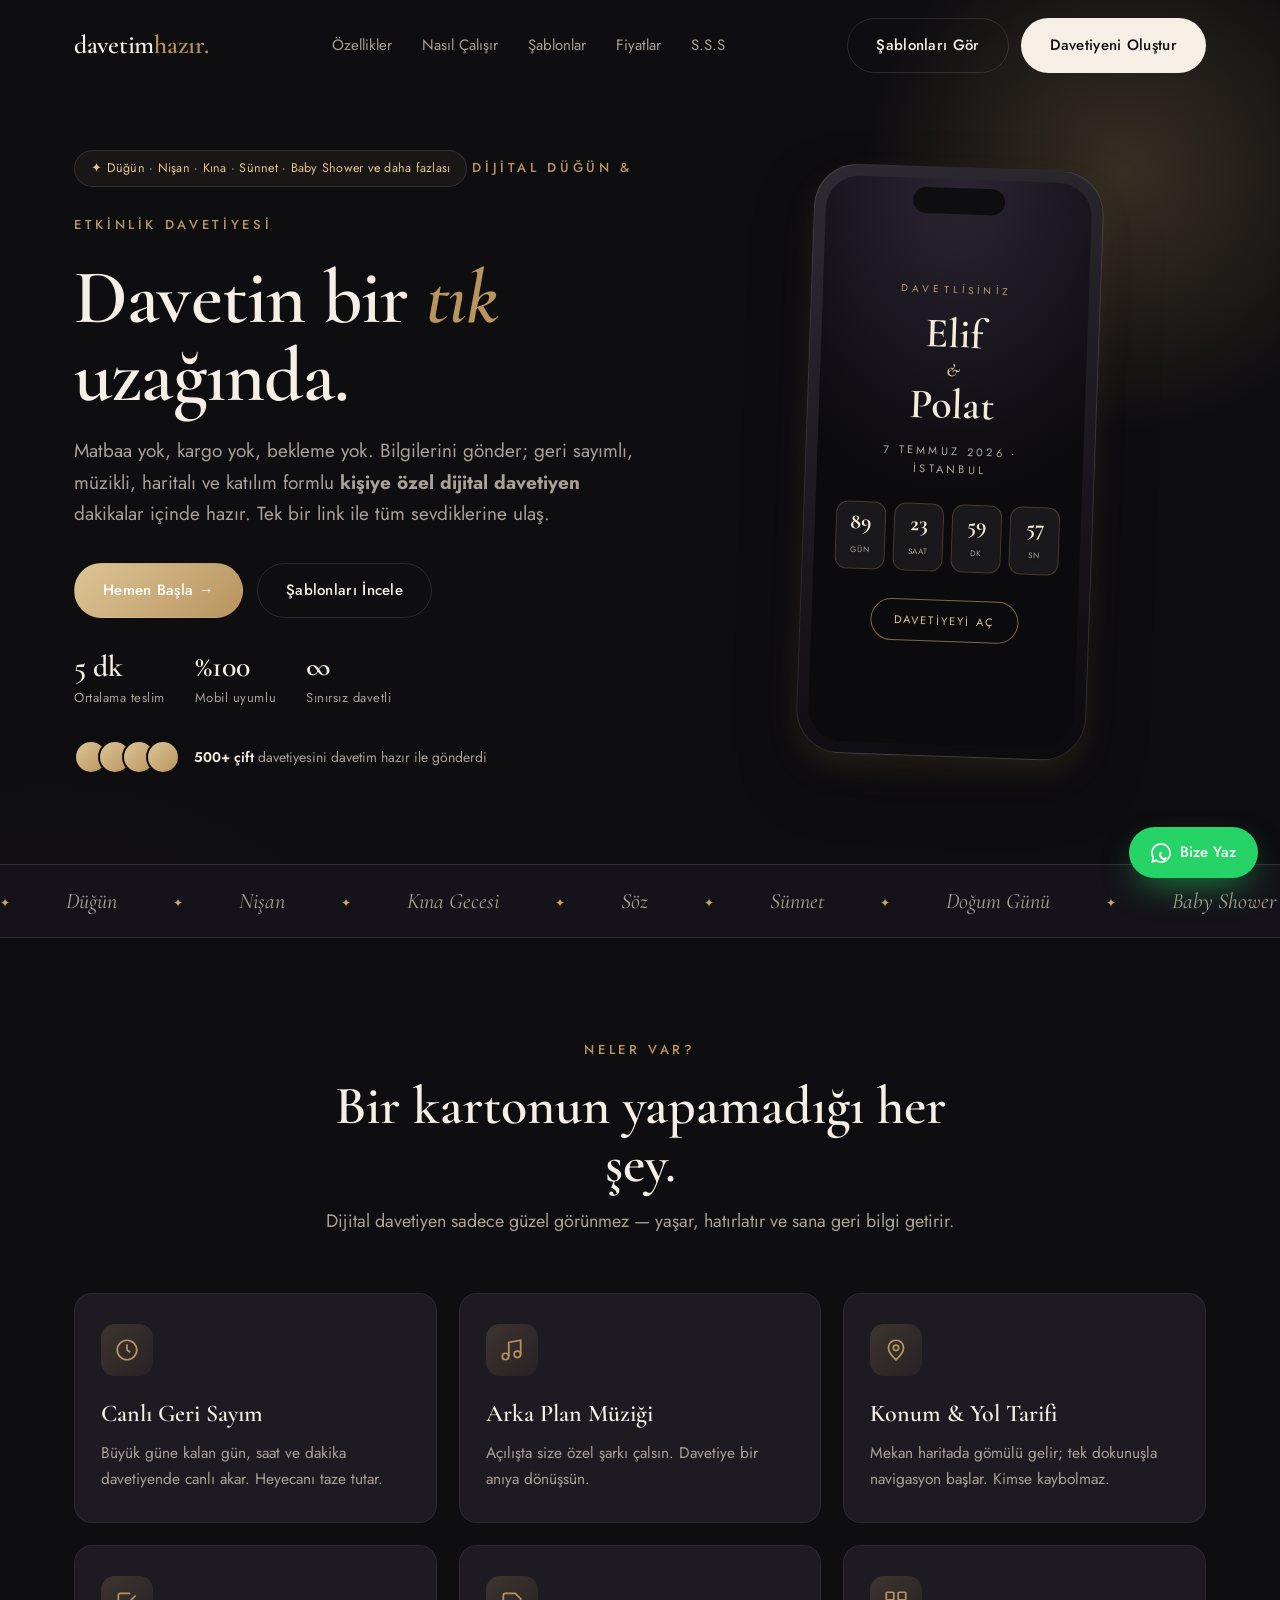
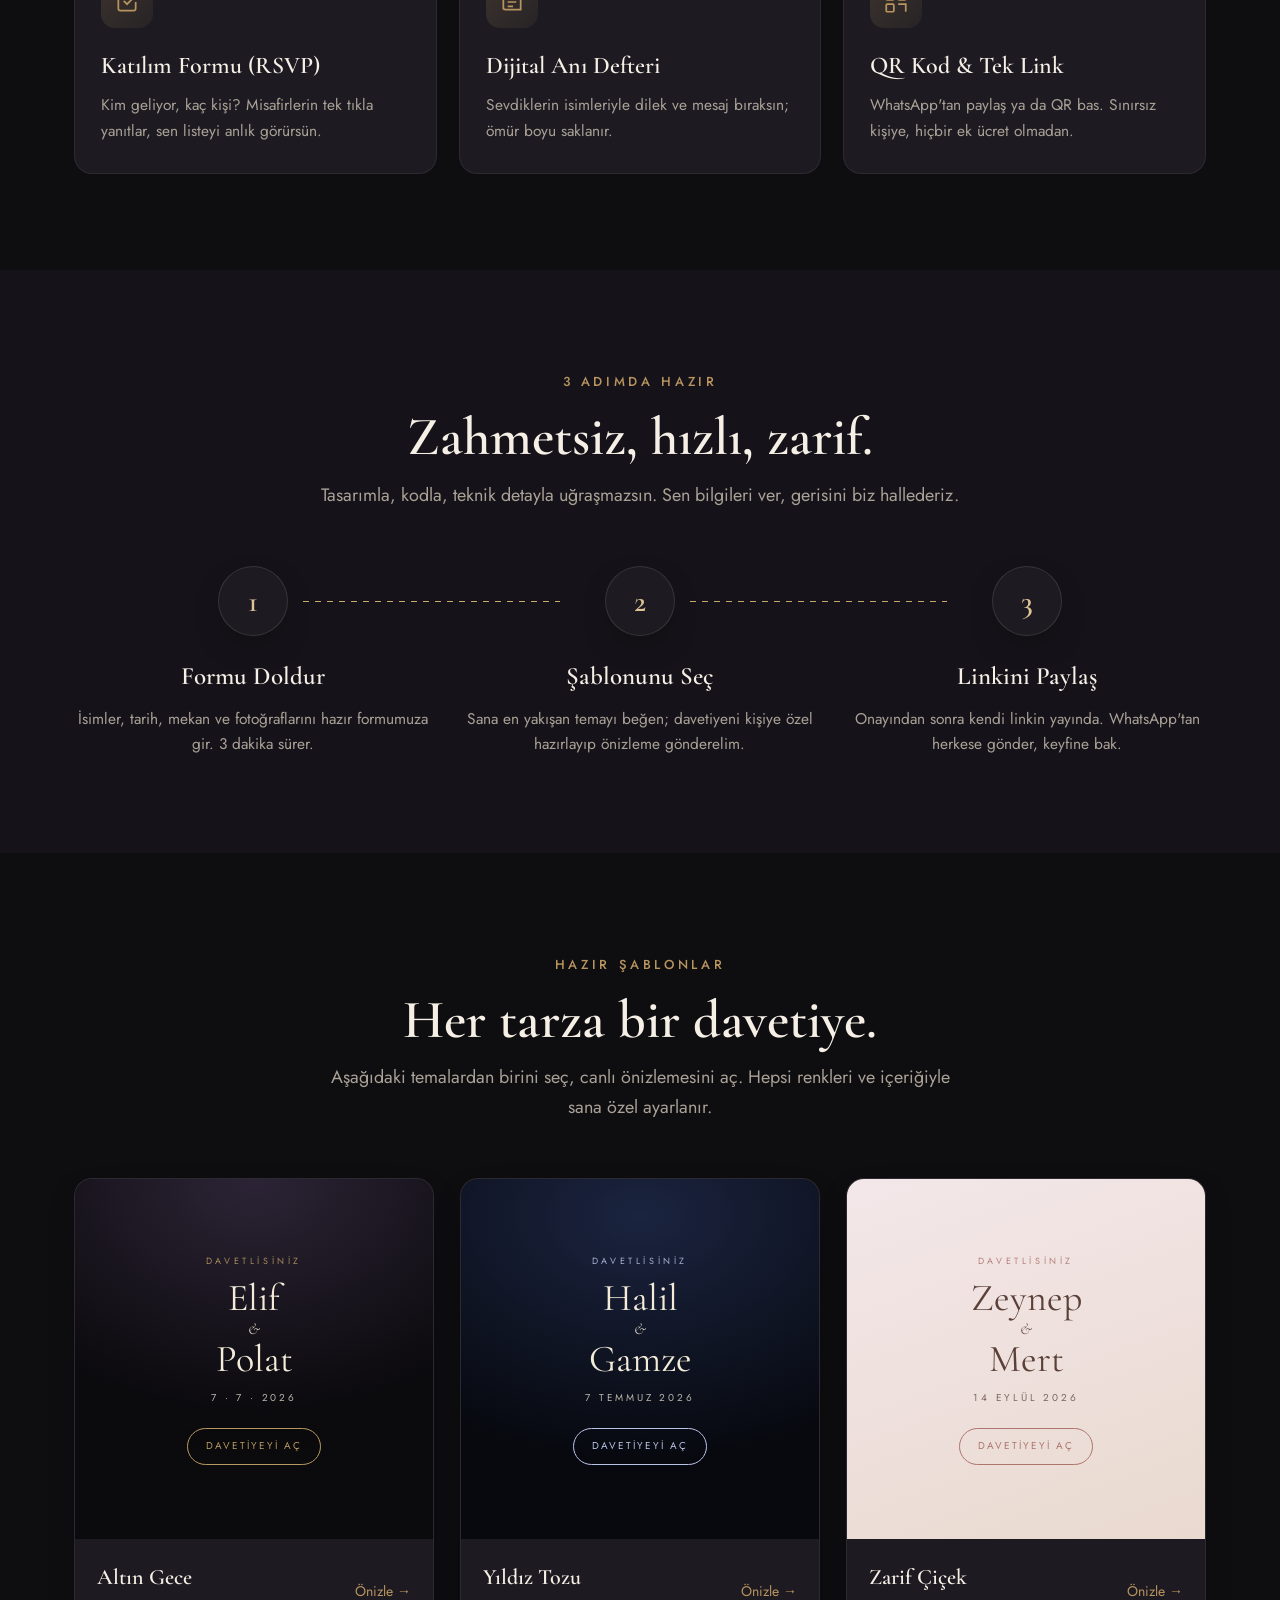
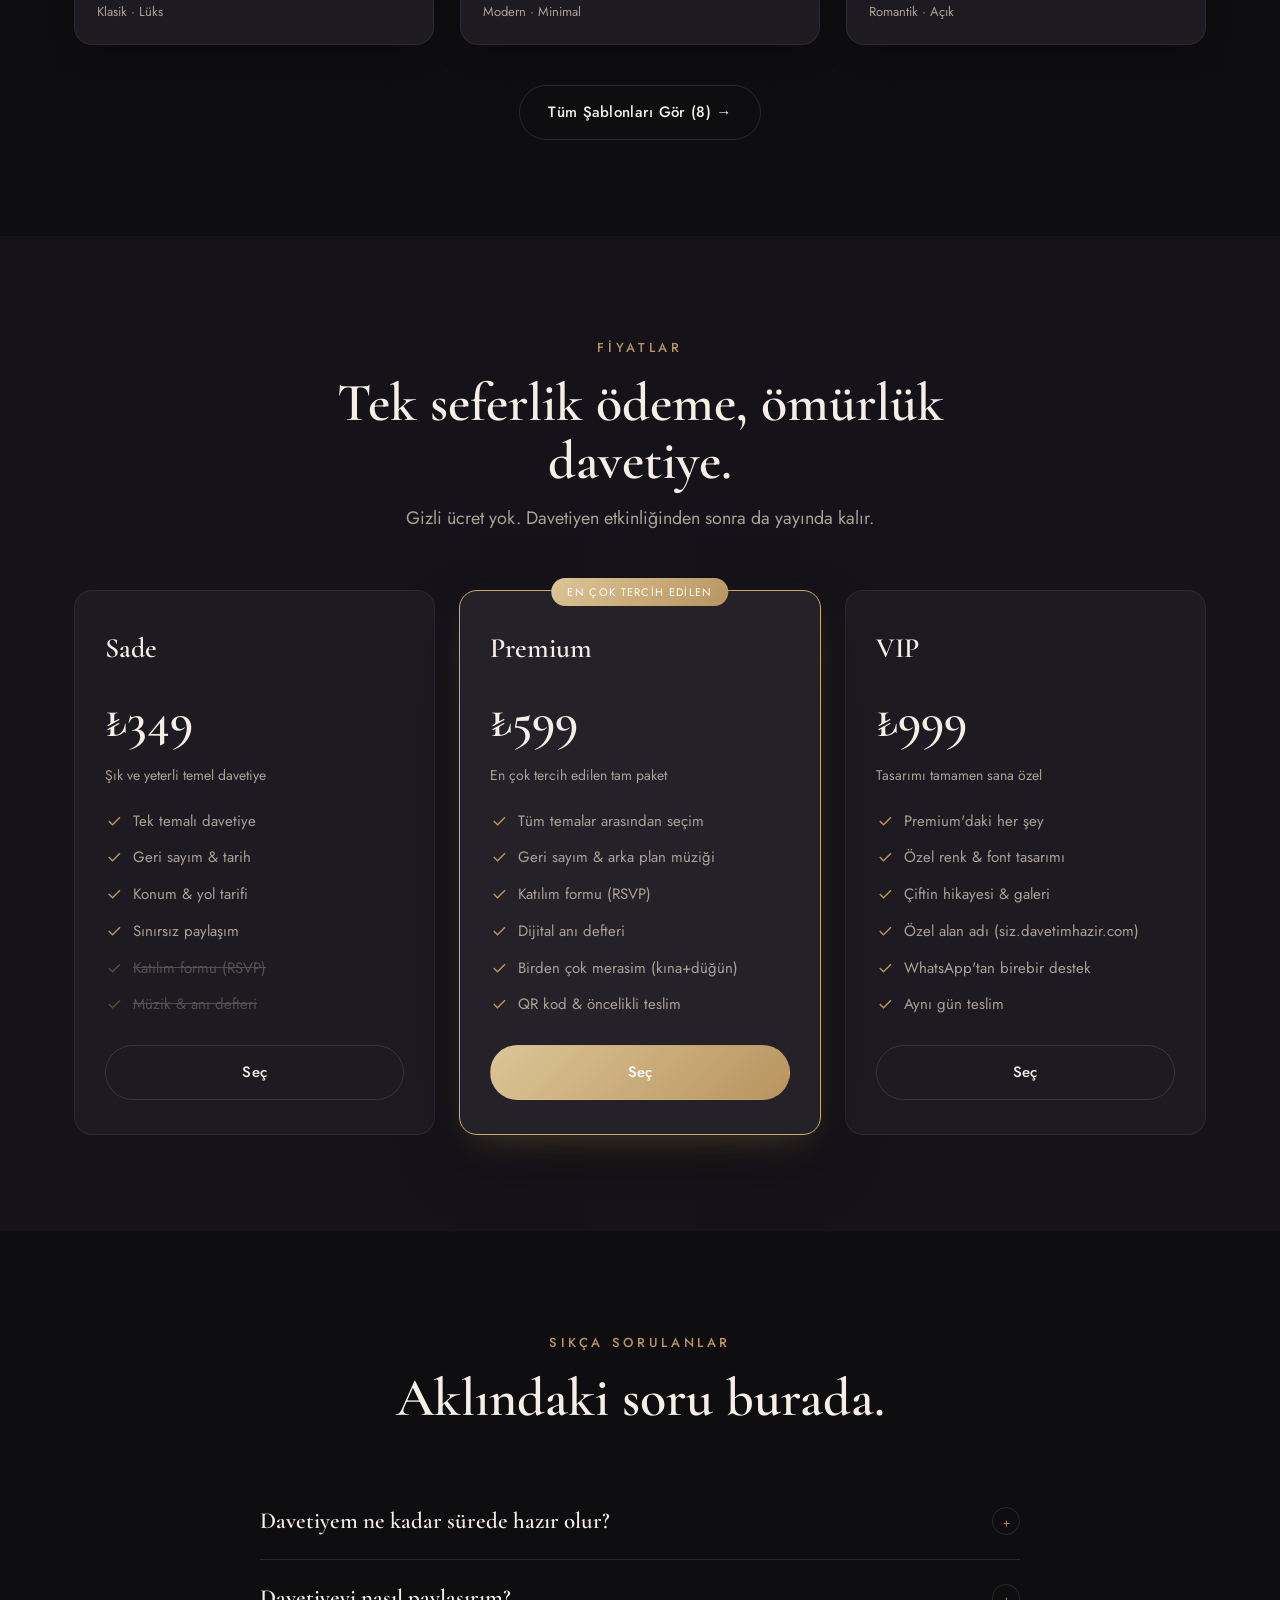
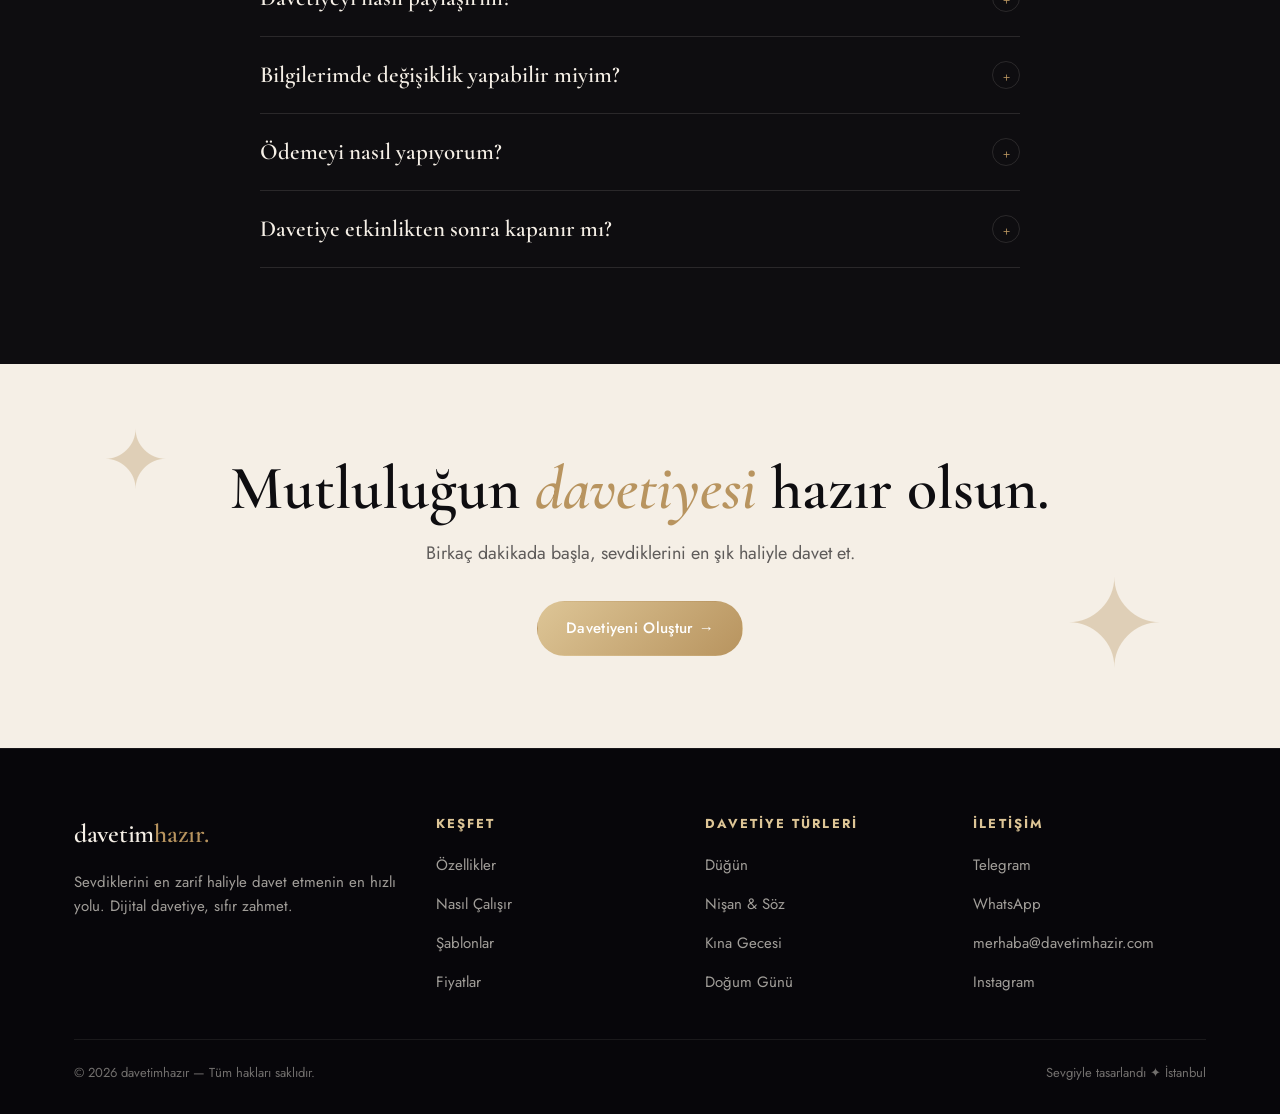
<file: index.html>
<!DOCTYPE html>
<html lang="tr">
<head>
<meta charset="UTF-8">
<meta name="viewport" content="width=device-width, initial-scale=1.0">
<title>davetim hazır — Dijital Düğün & Davetiye Sitesi</title>
<meta name="description" content="Dakikalar içinde kişiye özel dijital davetiye. Geri sayım, müzik, harita, katılım formu (RSVP) ve dijital anı defteri. Tek link ile herkese ulaş.">
<link rel="preconnect" href="https://fonts.googleapis.com">
<link rel="preconnect" href="https://fonts.gstatic.com" crossorigin>
<link href="https://fonts.googleapis.com/css2?family=Cormorant+Garamond:ital,wght@0,500;0,600;1,500;1,600&family=Jost:wght@300;400;500;600&display=swap" rel="stylesheet">
<link rel="stylesheet" href="css/style.css">
<link rel="icon" type="image/svg+xml" href="assets/logo/favicon.svg">
<link rel="icon" type="image/png" sizes="32x32" href="assets/logo/favicon-32.png">
<link rel="apple-touch-icon" sizes="180x180" href="assets/logo/apple-touch-icon.png">
<meta property="og:title" content="davetim hazır — Davetiyen 5 Dakikada Hazır">
<meta property="og:description" content="Sevdiklerini en zarif haliyle, dakikalar içinde davet et.">
<meta property="og:image" content="assets/og/og-default.png">
<meta property="og:type" content="website">
<meta name="twitter:card" content="summary_large_image">
</head>
<body>

<!-- NAV -->
<nav class="nav" id="nav">
  <div class="wrap">
    <a href="#" class="logo">davetim<b>hazır</b><span class="dot">.</span></a>
    <div class="nav-links" id="navLinks">
      <a href="#ozellikler">Özellikler</a>
      <a href="#nasil">Nasıl Çalışır</a>
      <a href="templates/index.html">Şablonlar</a>
      <a href="#fiyatlar">Fiyatlar</a>
      <a href="#sss">S.S.S</a>
    </div>
    <div class="nav-actions">
      <a href="templates/index.html" class="btn btn-ghost">Şablonları Gör</a>
      <a href="#fiyatlar" class="btn btn-primary">Davetiyeni Oluştur</a>
      <button class="nav-toggle" id="navToggle" aria-label="Menü"><span></span><span></span><span></span></button>
    </div>
  </div>
</nav>

<!-- HERO -->
<header class="hero">
  <div class="wrap">
    <div class="reveal">
      <div class="hero-badge">✦ Düğün · Nişan · Kına · Sünnet · Baby Shower ve daha fazlası</div>
      <span class="eyebrow">Dijital Düğün & Etkinlik Davetiyesi</span>
      <h1>Davetin bir <em>tık</em> uzağında.</h1>
      <p class="lead">Matbaa yok, kargo yok, bekleme yok. Bilgilerini gönder; geri sayımlı, müzikli, haritalı ve katılım formlu <strong>kişiye özel dijital davetiyen</strong> dakikalar içinde hazır. Tek bir link ile tüm sevdiklerine ulaş.</p>
      <div class="hero-cta">
        <a href="#fiyatlar" class="btn btn-gold">Hemen Başla →</a>
        <a href="templates/index.html" class="btn btn-ghost">Şablonları İncele</a>
      </div>
      <div class="hero-meta">
        <div class="stat"><b>5 dk</b><span>Ortalama teslim</span></div>
        <div class="stat"><b>%100</b><span>Mobil uyumlu</span></div>
        <div class="stat"><b>∞</b><span>Sınırsız davetli</span></div>
      </div>
      <div class="hero-proof">
        <div class="avatars" aria-hidden="true"><span></span><span></span><span></span><span></span></div>
        <p><strong>500+ çift</strong> davetiyesini davetim hazır ile gönderdi</p>
      </div>
    </div>

    <!-- phone mockup -->
    <div class="reveal d2">
      <div class="phone">
        <div class="phone-screen">
          <div class="ps-eyebrow">Davetlisiniz</div>
          <div class="ps-names">Elif<span>&amp;</span>Polat</div>
          <div class="ps-date">7 Temmuz 2026 · İstanbul</div>
          <div class="ps-count" id="heroCount">
            <div><b id="hc-d">77</b><small>Gün</small></div>
            <div><b id="hc-h">21</b><small>Saat</small></div>
            <div><b id="hc-m">15</b><small>Dk</small></div>
            <div><b id="hc-s">34</b><small>Sn</small></div>
          </div>
          <div class="ps-btn">Davetiyeyi Aç</div>
        </div>
      </div>
    </div>
  </div>
</header>

<!-- TRUST MARQUEE -->
<div class="trust">
  <div class="marquee">
    <span>Düğün</span><span>Nişan</span><span>Kına Gecesi</span><span>Söz</span><span>Sünnet</span><span>Doğum Günü</span><span>Baby Shower</span><span>Açılış</span>
    <span>Düğün</span><span>Nişan</span><span>Kına Gecesi</span><span>Söz</span><span>Sünnet</span><span>Doğum Günü</span><span>Baby Shower</span><span>Açılış</span>
  </div>
</div>

<!-- FEATURES -->
<section class="section features" id="ozellikler">
  <div class="wrap">
    <div class="section-head reveal">
      <span class="eyebrow">Neler Var?</span>
      <h2>Bir kartonun yapamadığı her şey.</h2>
      <p>Dijital davetiyen sadece güzel görünmez — yaşar, hatırlatır ve sana geri bilgi getirir.</p>
    </div>
    <div class="feature-grid">
      <div class="feature reveal">
        <div class="ico"><svg viewBox="0 0 24 24" fill="none" stroke="currentColor" stroke-width="1.6"><circle cx="12" cy="12" r="9"/><path d="M12 7v5l3 2"/></svg></div>
        <h3>Canlı Geri Sayım</h3>
        <p>Büyük güne kalan gün, saat ve dakika davetiyende canlı akar. Heyecanı taze tutar.</p>
      </div>
      <div class="feature reveal d1">
        <div class="ico"><svg viewBox="0 0 24 24" fill="none" stroke="currentColor" stroke-width="1.6"><path d="M9 18V5l11-2v13"/><circle cx="6" cy="18" r="3"/><circle cx="17" cy="16" r="3"/></svg></div>
        <h3>Arka Plan Müziği</h3>
        <p>Açılışta size özel şarkı çalsın. Davetiye bir anıya dönüşsün.</p>
      </div>
      <div class="feature reveal d2">
        <div class="ico"><svg viewBox="0 0 24 24" fill="none" stroke="currentColor" stroke-width="1.6"><path d="M12 21s-7-6.3-7-11a7 7 0 0 1 14 0c0 4.7-7 11-7 11z"/><circle cx="12" cy="10" r="2.5"/></svg></div>
        <h3>Konum & Yol Tarifi</h3>
        <p>Mekan haritada gömülü gelir; tek dokunuşla navigasyon başlar. Kimse kaybolmaz.</p>
      </div>
      <div class="feature reveal">
        <div class="ico"><svg viewBox="0 0 24 24" fill="none" stroke="currentColor" stroke-width="1.6"><path d="M9 11l3 3 8-8"/><path d="M20 12v6a2 2 0 0 1-2 2H6a2 2 0 0 1-2-2V6a2 2 0 0 1 2-2h9"/></svg></div>
        <h3>Katılım Formu (RSVP)</h3>
        <p>Kim geliyor, kaç kişi? Misafirlerin tek tıkla yanıtlar, sen listeyi anlık görürsün.</p>
      </div>
      <div class="feature reveal d1">
        <div class="ico"><svg viewBox="0 0 24 24" fill="none" stroke="currentColor" stroke-width="1.6"><path d="M4 19V6a2 2 0 0 1 2-2h9l5 5v10a0 0 0 0 1 0 0H6a2 2 0 0 1-2-2z"/><path d="M8 12h8M8 16h5"/></svg></div>
        <h3>Dijital Anı Defteri</h3>
        <p>Sevdiklerin isimleriyle dilek ve mesaj bıraksın; ömür boyu saklanır.</p>
      </div>
      <div class="feature reveal d2">
        <div class="ico"><svg viewBox="0 0 24 24" fill="none" stroke="currentColor" stroke-width="1.6"><rect x="3" y="3" width="7" height="7" rx="1"/><rect x="14" y="3" width="7" height="7" rx="1"/><rect x="3" y="14" width="7" height="7" rx="1"/><path d="M14 14h7v7"/></svg></div>
        <h3>QR Kod & Tek Link</h3>
        <p>WhatsApp'tan paylaş ya da QR bas. Sınırsız kişiye, hiçbir ek ücret olmadan.</p>
      </div>
    </div>
  </div>
</section>

<!-- HOW IT WORKS -->
<section class="section how" id="nasil">
  <div class="wrap">
    <div class="section-head reveal">
      <span class="eyebrow">3 Adımda Hazır</span>
      <h2>Zahmetsiz, hızlı, zarif.</h2>
      <p>Tasarımla, kodla, teknik detayla uğraşmazsın. Sen bilgileri ver, gerisini biz hallederiz.</p>
    </div>
    <div class="steps">
      <div class="step reveal">
        <div class="num">1</div>
        <h3>Formu Doldur</h3>
        <p>İsimler, tarih, mekan ve fotoğraflarını hazır formumuza gir. 3 dakika sürer.</p>
      </div>
      <div class="step reveal d1">
        <div class="num">2</div>
        <h3>Şablonunu Seç</h3>
        <p>Sana en yakışan temayı beğen; davetiyeni kişiye özel hazırlayıp önizleme gönderelim.</p>
      </div>
      <div class="step reveal d2">
        <div class="num">3</div>
        <h3>Linkini Paylaş</h3>
        <p>Onayından sonra kendi linkin yayında. WhatsApp'tan herkese gönder, keyfine bak.</p>
      </div>
    </div>
  </div>
</section>

<!-- TEMPLATES -->
<section class="section templates-sec" id="sablonlar">
  <div class="wrap">
    <div class="section-head reveal">
      <span class="eyebrow">Hazır Şablonlar</span>
      <h2>Her tarza bir davetiye.</h2>
      <p>Aşağıdaki temalardan birini seç, canlı önizlemesini aç. Hepsi renkleri ve içeriğiyle sana özel ayarlanır.</p>
    </div>
    <div class="tpl-grid">
      <a href="templates/altin-gece.html" class="tpl-card reveal">
        <div class="tpl-thumb theme-altin">
          <div>
            <div class="t-eyebrow">Davetlisiniz</div>
            <div class="t-names">Elif<span>&amp;</span>Polat</div>
            <div class="t-date">7 · 7 · 2026</div>
            <div class="t-open">Davetiyeyi Aç</div>
          </div>
        </div>
        <div class="tpl-meta"><div><h3>Altın Gece</h3><span>Klasik · Lüks</span></div><span class="go">Önizle →</span></div>
      </a>
      <a href="templates/yildiz-tozu.html" class="tpl-card reveal d1">
        <div class="tpl-thumb theme-yildiz">
          <div>
            <div class="t-eyebrow">Davetlisiniz</div>
            <div class="t-names">Halil<span>&amp;</span>Gamze</div>
            <div class="t-date">7 Temmuz 2026</div>
            <div class="t-open">Davetiyeyi Aç</div>
          </div>
        </div>
        <div class="tpl-meta"><div><h3>Yıldız Tozu</h3><span>Modern · Minimal</span></div><span class="go">Önizle →</span></div>
      </a>
      <a href="templates/zarif-cicek.html" class="tpl-card reveal d2">
        <div class="tpl-thumb theme-cicek">
          <div>
            <div class="t-eyebrow">Davetlisiniz</div>
            <div class="t-names">Zeynep<span>&amp;</span>Mert</div>
            <div class="t-date">14 Eylül 2026</div>
            <div class="t-open">Davetiyeyi Aç</div>
          </div>
        </div>
        <div class="tpl-meta"><div><h3>Zarif Çiçek</h3><span>Romantik · Açık</span></div><span class="go">Önizle →</span></div>
      </a>
    </div>
    <div class="tpl-more reveal">
      <a href="templates/index.html" class="btn btn-ghost">Tüm Şablonları Gör (8) →</a>
    </div>
  </div>
</section>

<!-- PRICING -->
<section class="section pricing" id="fiyatlar">
  <div class="wrap">
    <div class="section-head reveal">
      <span class="eyebrow">Fiyatlar</span>
      <h2>Tek seferlik ödeme, ömürlük davetiye.</h2>
      <p>Gizli ücret yok. Davetiyen etkinliğinden sonra da yayında kalır.</p>
    </div>
    <div class="price-grid">
      <div class="price reveal">
        <h3>Sade</h3>
        <div class="amount">₺349</div>
        <div class="sub">Şık ve yeterli temel davetiye</div>
        <ul>
          <li><svg viewBox="0 0 24 24" fill="none" stroke="currentColor" stroke-width="2"><path d="M5 12l5 5L20 7"/></svg> Tek temalı davetiye</li>
          <li><svg viewBox="0 0 24 24" fill="none" stroke="currentColor" stroke-width="2"><path d="M5 12l5 5L20 7"/></svg> Geri sayım & tarih</li>
          <li><svg viewBox="0 0 24 24" fill="none" stroke="currentColor" stroke-width="2"><path d="M5 12l5 5L20 7"/></svg> Konum & yol tarifi</li>
          <li><svg viewBox="0 0 24 24" fill="none" stroke="currentColor" stroke-width="2"><path d="M5 12l5 5L20 7"/></svg> Sınırsız paylaşım</li>
          <li class="off"><svg viewBox="0 0 24 24" fill="none" stroke="currentColor" stroke-width="2"><path d="M5 12l5 5L20 7"/></svg> Katılım formu (RSVP)</li>
          <li class="off"><svg viewBox="0 0 24 24" fill="none" stroke="currentColor" stroke-width="2"><path d="M5 12l5 5L20 7"/></svg> Müzik & anı defteri</li>
        </ul>
        <a href="#" class="btn btn-ghost" data-plan="Sade">Seç</a>
      </div>
      <div class="price featured reveal d1">
        <h3>Premium</h3>
        <div class="amount">₺599</div>
        <div class="sub">En çok tercih edilen tam paket</div>
        <ul>
          <li><svg viewBox="0 0 24 24" fill="none" stroke="currentColor" stroke-width="2"><path d="M5 12l5 5L20 7"/></svg> Tüm temalar arasından seçim</li>
          <li><svg viewBox="0 0 24 24" fill="none" stroke="currentColor" stroke-width="2"><path d="M5 12l5 5L20 7"/></svg> Geri sayım & arka plan müziği</li>
          <li><svg viewBox="0 0 24 24" fill="none" stroke="currentColor" stroke-width="2"><path d="M5 12l5 5L20 7"/></svg> Katılım formu (RSVP)</li>
          <li><svg viewBox="0 0 24 24" fill="none" stroke="currentColor" stroke-width="2"><path d="M5 12l5 5L20 7"/></svg> Dijital anı defteri</li>
          <li><svg viewBox="0 0 24 24" fill="none" stroke="currentColor" stroke-width="2"><path d="M5 12l5 5L20 7"/></svg> Birden çok merasim (kına+düğün)</li>
          <li><svg viewBox="0 0 24 24" fill="none" stroke="currentColor" stroke-width="2"><path d="M5 12l5 5L20 7"/></svg> QR kod & öncelikli teslim</li>
        </ul>
        <a href="#" class="btn btn-gold" data-plan="Premium">Seç</a>
      </div>
      <div class="price reveal d2">
        <h3>VIP</h3>
        <div class="amount">₺999</div>
        <div class="sub">Tasarımı tamamen sana özel</div>
        <ul>
          <li><svg viewBox="0 0 24 24" fill="none" stroke="currentColor" stroke-width="2"><path d="M5 12l5 5L20 7"/></svg> Premium'daki her şey</li>
          <li><svg viewBox="0 0 24 24" fill="none" stroke="currentColor" stroke-width="2"><path d="M5 12l5 5L20 7"/></svg> Özel renk & font tasarımı</li>
          <li><svg viewBox="0 0 24 24" fill="none" stroke="currentColor" stroke-width="2"><path d="M5 12l5 5L20 7"/></svg> Çiftin hikayesi & galeri</li>
          <li><svg viewBox="0 0 24 24" fill="none" stroke="currentColor" stroke-width="2"><path d="M5 12l5 5L20 7"/></svg> Özel alan adı (siz.davetimhazir.com)</li>
          <li><svg viewBox="0 0 24 24" fill="none" stroke="currentColor" stroke-width="2"><path d="M5 12l5 5L20 7"/></svg> WhatsApp'tan birebir destek</li>
          <li><svg viewBox="0 0 24 24" fill="none" stroke="currentColor" stroke-width="2"><path d="M5 12l5 5L20 7"/></svg> Aynı gün teslim</li>
        </ul>
        <a href="#" class="btn btn-ghost" data-plan="VIP">Seç</a>
      </div>
    </div>
  </div>
</section>

<!-- FAQ -->
<section class="section faq" id="sss">
  <div class="wrap">
    <div class="section-head reveal">
      <span class="eyebrow">Sıkça Sorulanlar</span>
      <h2>Aklındaki soru burada.</h2>
    </div>
    <div class="faq-list">
      <div class="faq-item reveal">
        <button class="faq-q">Davetiyem ne kadar sürede hazır olur? <span class="pm">+</span></button>
        <div class="faq-a"><p>Formu doldurup ödemeni tamamladıktan sonra ortalama 5 dakika–2 saat içinde önizleme linkin elinde olur. VIP pakette aynı gün teslim garantilidir.</p></div>
      </div>
      <div class="faq-item reveal">
        <button class="faq-q">Davetiyeyi nasıl paylaşırım? <span class="pm">+</span></button>
        <div class="faq-a"><p>Sana özel bir link (örn. davetimhazir.com/elif-polat) ve istersen QR kod veririz. WhatsApp, Instagram ya da SMS'ten sınırsız kişiye, ek ücret olmadan gönderebilirsin.</p></div>
      </div>
      <div class="faq-item reveal">
        <button class="faq-q">Bilgilerimde değişiklik yapabilir miyim? <span class="pm">+</span></button>
        <div class="faq-a"><p>Tabii. Teslimden sonra bir kez ücretsiz revizyon hakkın var; saat, mekan ya da yazım hatası fark etmeksizin güncelleriz.</p></div>
      </div>
      <div class="faq-item reveal">
        <button class="faq-q">Ödemeyi nasıl yapıyorum? <span class="pm">+</span></button>
        <div class="faq-a"><p>Paketini seçtikten sonra Telegram/WhatsApp üzerinden seninle iletişime geçiyoruz; IBAN ile havale/EFT yapıp dekontu paylaşıyorsun. Ödeme onaylanınca davetiyen yayına alınır.</p></div>
      </div>
      <div class="faq-item reveal">
        <button class="faq-q">Davetiye etkinlikten sonra kapanır mı? <span class="pm">+</span></button>
        <div class="faq-a"><p>Hayır. Davetiyen anı olarak yayında kalır; dijital anı defterindeki mesajları sonradan okumaya devam edebilirsin.</p></div>
      </div>
    </div>
  </div>
</section>

<!-- CTA BAND -->
<section class="cta-band">
  <div class="wrap">
    <h2>Mutluluğun <em>davetiyesi</em> hazır olsun.</h2>
    <p>Birkaç dakikada başla, sevdiklerini en şık haliyle davet et.</p>
    <a href="#fiyatlar" class="btn btn-gold">Davetiyeni Oluştur →</a>
  </div>
</section>

<!-- FOOTER -->
<footer class="footer">
  <div class="wrap">
    <div class="cols">
      <div>
        <div class="logo">davetim<b>hazır</b><span class="dot">.</span></div>
        <p>Sevdiklerini en zarif haliyle davet etmenin en hızlı yolu. Dijital davetiye, sıfır zahmet.</p>
      </div>
      <div>
        <h4>Keşfet</h4>
        <ul>
          <li><a href="#ozellikler">Özellikler</a></li>
          <li><a href="#nasil">Nasıl Çalışır</a></li>
          <li><a href="templates/index.html">Şablonlar</a></li>
          <li><a href="#fiyatlar">Fiyatlar</a></li>
        </ul>
      </div>
      <div>
        <h4>Davetiye Türleri</h4>
        <ul>
          <li><a href="#sablonlar">Düğün</a></li>
          <li><a href="#sablonlar">Nişan & Söz</a></li>
          <li><a href="#sablonlar">Kına Gecesi</a></li>
          <li><a href="#sablonlar">Doğum Günü</a></li>
        </ul>
      </div>
      <div>
        <h4>İletişim</h4>
        <ul>
          <li><a href="https://t.me/" target="_blank" rel="noopener">Telegram</a></li>
          <li><a href="https://wa.me/" target="_blank" rel="noopener">WhatsApp</a></li>
          <li><a href="mailto:merhaba@davetimhazir.com">merhaba@davetimhazir.com</a></li>
          <li><a href="#">Instagram</a></li>
        </ul>
      </div>
    </div>
    <div class="bottom">
      <span>© 2026 davetimhazır — Tüm hakları saklıdır.</span>
      <span>Sevgiyle tasarlandı ✦ İstanbul</span>
    </div>
  </div>
</footer>

<a href="https://wa.me/" class="float-cta" target="_blank" rel="noopener">
  <svg viewBox="0 0 24 24" fill="currentColor"><path d="M.057 24l1.687-6.163a11.867 11.867 0 0 1-1.587-5.946C.16 5.335 5.495 0 12.05 0a11.817 11.817 0 0 1 8.413 3.488 11.824 11.824 0 0 1 3.48 8.414c-.003 6.557-5.338 11.892-11.893 11.892a11.9 11.9 0 0 1-5.688-1.448L.057 24zm6.597-3.807c1.676.995 3.276 1.591 5.392 1.592 5.448 0 9.886-4.434 9.889-9.885.002-5.462-4.415-9.89-9.881-9.892-5.452 0-9.887 4.434-9.889 9.884a9.86 9.86 0 0 0 1.51 5.26l-.999 3.648 3.978-1.207zm5.515-9.587c-.371-.012-1.04.122-1.604.745-.564.623-1.005 1.32-.951 2.846.054 1.526.846 2.953 2.42 4.527 1.574 1.574 3.001 2.366 4.527 2.42 1.526.054 2.223-.387 2.846-.951.623-.564.757-1.233.745-1.604-.012-.371-.213-.557-.43-.69l-1.91-1.18c-.218-.134-.486-.063-.69.146l-.78.84c-.205.21-.41.27-.69.146-.28-.124-1.18-.435-2.247-1.387-.83-.74-1.39-1.654-1.553-1.933-.163-.28-.017-.43.123-.57l.633-.74c.14-.16.187-.27.28-.45.094-.18.047-.34-.023-.476l-.78-1.89c-.07-.17-.218-.27-.396-.276z"/></svg>
  Bize Yaz
</a>

<script src="js/main.js"></script>
</body>
</html>
</file>
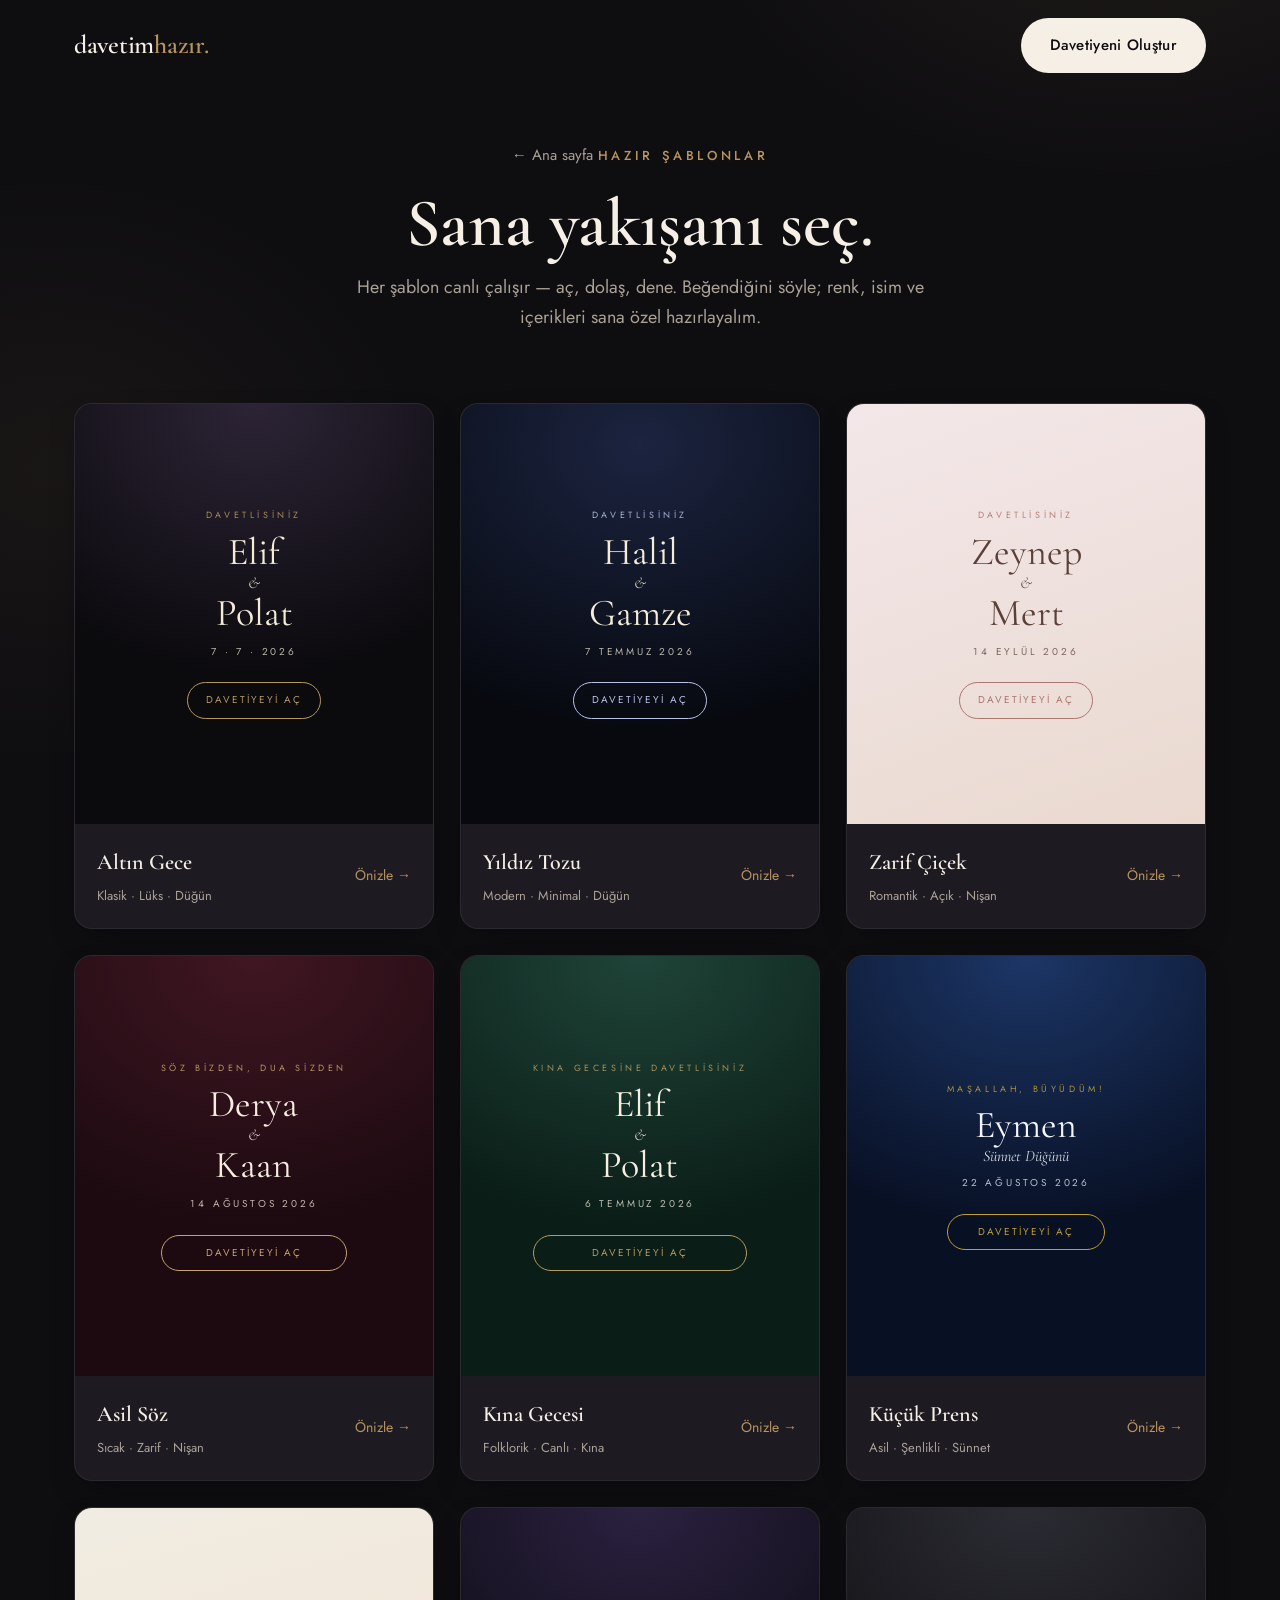
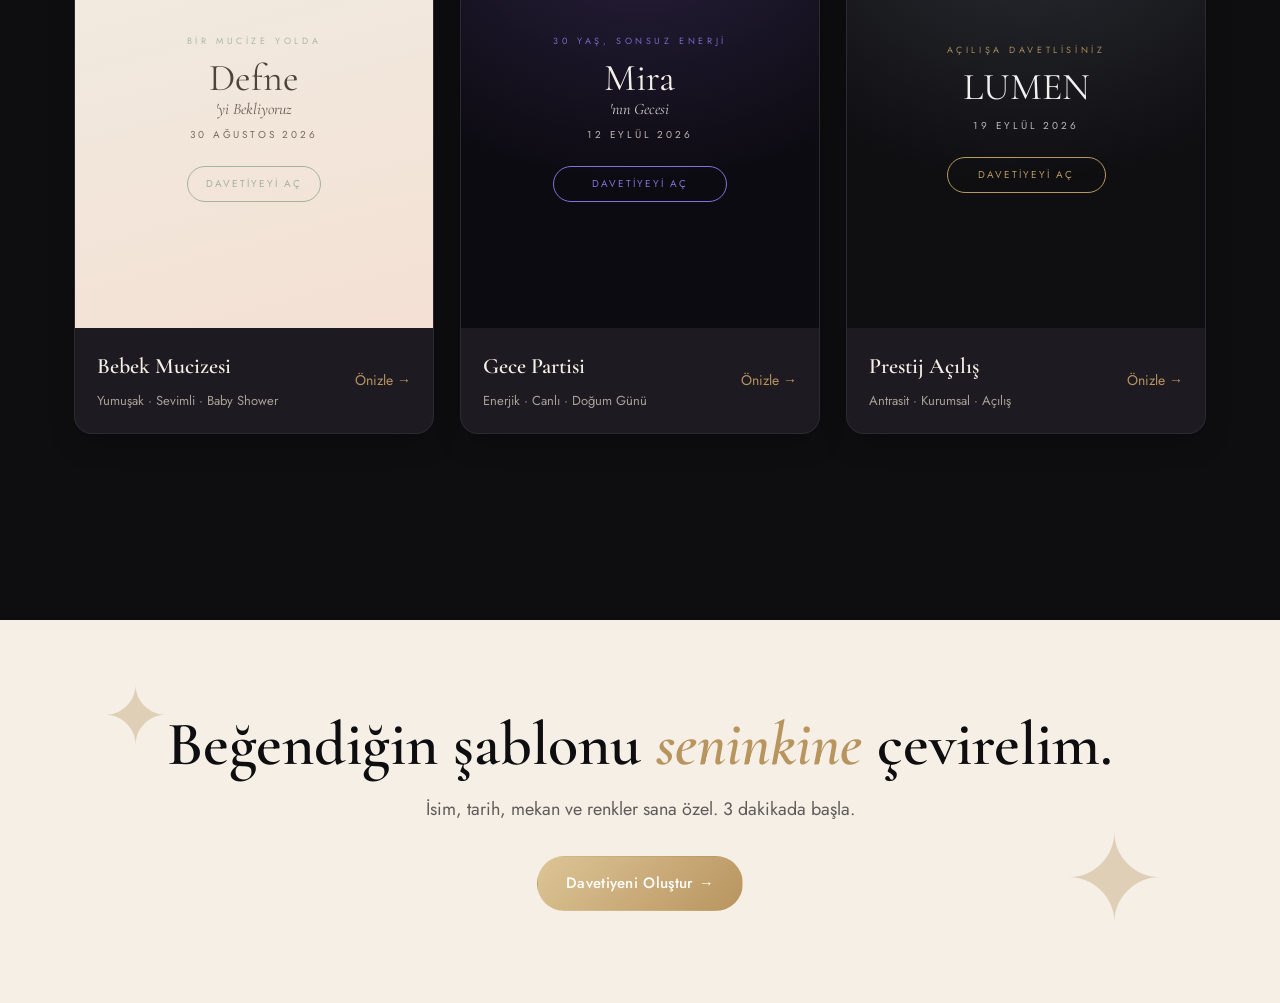
<file: templates/index.html>
<!DOCTYPE html>
<html lang="tr">
<head>
<meta charset="UTF-8">
<meta name="viewport" content="width=device-width, initial-scale=1.0">
<title>Şablonlar — davetim hazır</title>
<meta name="description" content="Dijital davetiye şablonları: düğün, nişan, kına, sünnet, baby shower, doğum günü, açılış ve daha fazlası. Canlı önizle, sana özel ayarlansın.">
<link rel="preconnect" href="https://fonts.googleapis.com">
<link rel="preconnect" href="https://fonts.gstatic.com" crossorigin>
<link href="https://fonts.googleapis.com/css2?family=Cormorant+Garamond:ital,wght@0,500;0,600;1,500;1,600&family=Jost:wght@300;400;500;600&display=swap" rel="stylesheet">
<link rel="stylesheet" href="../css/style.css">
<link rel="icon" href="data:image/svg+xml,<svg xmlns='http://www.w3.org/2000/svg' viewBox='0 0 100 100'><text y='.9em' font-size='90'>💌</text></svg>">
<style>
  .tpl-hero { padding: 140px 0 40px; text-align: center; }
  .tpl-hero h1 { font-family: var(--serif); font-size: clamp(40px,6vw,68px); font-weight: 600; line-height: 1.05; margin: 14px 0; }
  .tpl-hero p { color: var(--ink-soft); font-size: 18px; max-width: 34em; margin: 0 auto; }
  .back { display: inline-flex; gap: 7px; align-items: center; color: var(--ink-soft); font-size: 15px; margin-bottom: 6px; }
  .tpl-page-grid { display: grid; grid-template-columns: repeat(3,1fr); gap: 26px; padding-bottom: 90px; }
  @media (max-width: 920px){ .tpl-page-grid{ grid-template-columns: 1fr 1fr; } }
  @media (max-width: 640px){ .tpl-page-grid{ grid-template-columns: 1fr; } }
  .tpl-card .tpl-thumb { height: 420px; }
</style>
</head>
<body>

<nav class="nav scrolled" id="nav">
  <div class="wrap">
    <a href="../index.html" class="logo">davetim<b>hazır</b><span class="dot">.</span></a>
    <div class="nav-actions">
      <a href="../index.html#fiyatlar" class="btn btn-primary">Davetiyeni Oluştur</a>
    </div>
  </div>
</nav>

<header class="tpl-hero">
  <div class="wrap">
    <a href="../index.html" class="back">← Ana sayfa</a>
    <span class="eyebrow">Hazır Şablonlar</span>
    <h1>Sana yakışanı seç.</h1>
    <p>Her şablon canlı çalışır — aç, dolaş, dene. Beğendiğini söyle; renk, isim ve içerikleri sana özel hazırlayalım.</p>
  </div>
</header>

<section class="section" style="padding-top:30px">
  <div class="wrap">
    <div class="tpl-page-grid">

      <a href="altin-gece.html" class="tpl-card reveal">
        <div class="tpl-thumb theme-altin">
          <div>
            <div class="t-eyebrow">Davetlisiniz</div>
            <div class="t-names">Elif<span>&amp;</span>Polat</div>
            <div class="t-date">7 · 7 · 2026</div>
            <div class="t-open">Davetiyeyi Aç</div>
          </div>
        </div>
        <div class="tpl-meta"><div><h3>Altın Gece</h3><span>Klasik · Lüks · Düğün</span></div><span class="go">Önizle →</span></div>
      </a>

      <a href="yildiz-tozu.html" class="tpl-card reveal d1">
        <div class="tpl-thumb theme-yildiz">
          <div>
            <div class="t-eyebrow">Davetlisiniz</div>
            <div class="t-names">Halil<span>&amp;</span>Gamze</div>
            <div class="t-date">7 Temmuz 2026</div>
            <div class="t-open">Davetiyeyi Aç</div>
          </div>
        </div>
        <div class="tpl-meta"><div><h3>Yıldız Tozu</h3><span>Modern · Minimal · Düğün</span></div><span class="go">Önizle →</span></div>
      </a>

      <a href="zarif-cicek.html" class="tpl-card reveal d2">
        <div class="tpl-thumb theme-cicek">
          <div>
            <div class="t-eyebrow">Davetlisiniz</div>
            <div class="t-names">Zeynep<span>&amp;</span>Mert</div>
            <div class="t-date">14 Eylül 2026</div>
            <div class="t-open">Davetiyeyi Aç</div>
          </div>
        </div>
        <div class="tpl-meta"><div><h3>Zarif Çiçek</h3><span>Romantik · Açık · Nişan</span></div><span class="go">Önizle →</span></div>
      </a>

      <a href="nisan.html" class="tpl-card reveal">
        <div class="tpl-thumb theme-nisan">
          <div>
            <div class="t-eyebrow">Söz Bizden, Dua Sizden</div>
            <div class="t-names">Derya<span>&amp;</span>Kaan</div>
            <div class="t-date">14 Ağustos 2026</div>
            <div class="t-open">Davetiyeyi Aç</div>
          </div>
        </div>
        <div class="tpl-meta"><div><h3>Asil Söz</h3><span>Sıcak · Zarif · Nişan</span></div><span class="go">Önizle →</span></div>
      </a>

      <a href="kina.html" class="tpl-card reveal d1">
        <div class="tpl-thumb theme-kina">
          <div>
            <div class="t-eyebrow">Kına Gecesine Davetlisiniz</div>
            <div class="t-names">Elif<span>&amp;</span>Polat</div>
            <div class="t-date">6 Temmuz 2026</div>
            <div class="t-open">Davetiyeyi Aç</div>
          </div>
        </div>
        <div class="tpl-meta"><div><h3>Kına Gecesi</h3><span>Folklorik · Canlı · Kına</span></div><span class="go">Önizle →</span></div>
      </a>

      <a href="sunnet.html" class="tpl-card reveal d2">
        <div class="tpl-thumb theme-sunnet">
          <div>
            <div class="t-eyebrow">Maşallah, Büyüdüm!</div>
            <div class="t-names">Eymen<span>Sünnet Düğünü</span></div>
            <div class="t-date">22 Ağustos 2026</div>
            <div class="t-open">Davetiyeyi Aç</div>
          </div>
        </div>
        <div class="tpl-meta"><div><h3>Küçük Prens</h3><span>Asil · Şenlikli · Sünnet</span></div><span class="go">Önizle →</span></div>
      </a>

      <a href="bebek.html" class="tpl-card reveal">
        <div class="tpl-thumb theme-bebek">
          <div>
            <div class="t-eyebrow">Bir Mucize Yolda</div>
            <div class="t-names">Defne<span>'yi Bekliyoruz</span></div>
            <div class="t-date">30 Ağustos 2026</div>
            <div class="t-open">Davetiyeyi Aç</div>
          </div>
        </div>
        <div class="tpl-meta"><div><h3>Bebek Mucizesi</h3><span>Yumuşak · Sevimli · Baby Shower</span></div><span class="go">Önizle →</span></div>
      </a>

      <a href="dogumgunu.html" class="tpl-card reveal d1">
        <div class="tpl-thumb theme-dogumgunu">
          <div>
            <div class="t-eyebrow">30 Yaş, Sonsuz Enerji</div>
            <div class="t-names">Mira<span>'nın Gecesi</span></div>
            <div class="t-date">12 Eylül 2026</div>
            <div class="t-open">Davetiyeyi Aç</div>
          </div>
        </div>
        <div class="tpl-meta"><div><h3>Gece Partisi</h3><span>Enerjik · Canlı · Doğum Günü</span></div><span class="go">Önizle →</span></div>
      </a>

      <a href="acilis.html" class="tpl-card reveal d2">
        <div class="tpl-thumb theme-acilis">
          <div>
            <div class="t-eyebrow">Açılışa Davetlisiniz</div>
            <div class="t-names">LUMEN</div>
            <div class="t-date">19 Eylül 2026</div>
            <div class="t-open">Davetiyeyi Aç</div>
          </div>
        </div>
        <div class="tpl-meta"><div><h3>Prestij Açılış</h3><span>Antrasit · Kurumsal · Açılış</span></div><span class="go">Önizle →</span></div>
      </a>

    </div>
  </div>
</section>

<section class="cta-band">
  <div class="wrap">
    <h2>Beğendiğin şablonu <em>seninkine</em> çevirelim.</h2>
    <p>İsim, tarih, mekan ve renkler sana özel. 3 dakikada başla.</p>
    <a href="../index.html#fiyatlar" class="btn btn-gold">Davetiyeni Oluştur →</a>
  </div>
</section>

<script src="../js/main.js"></script>
</body>
</html>
</file>
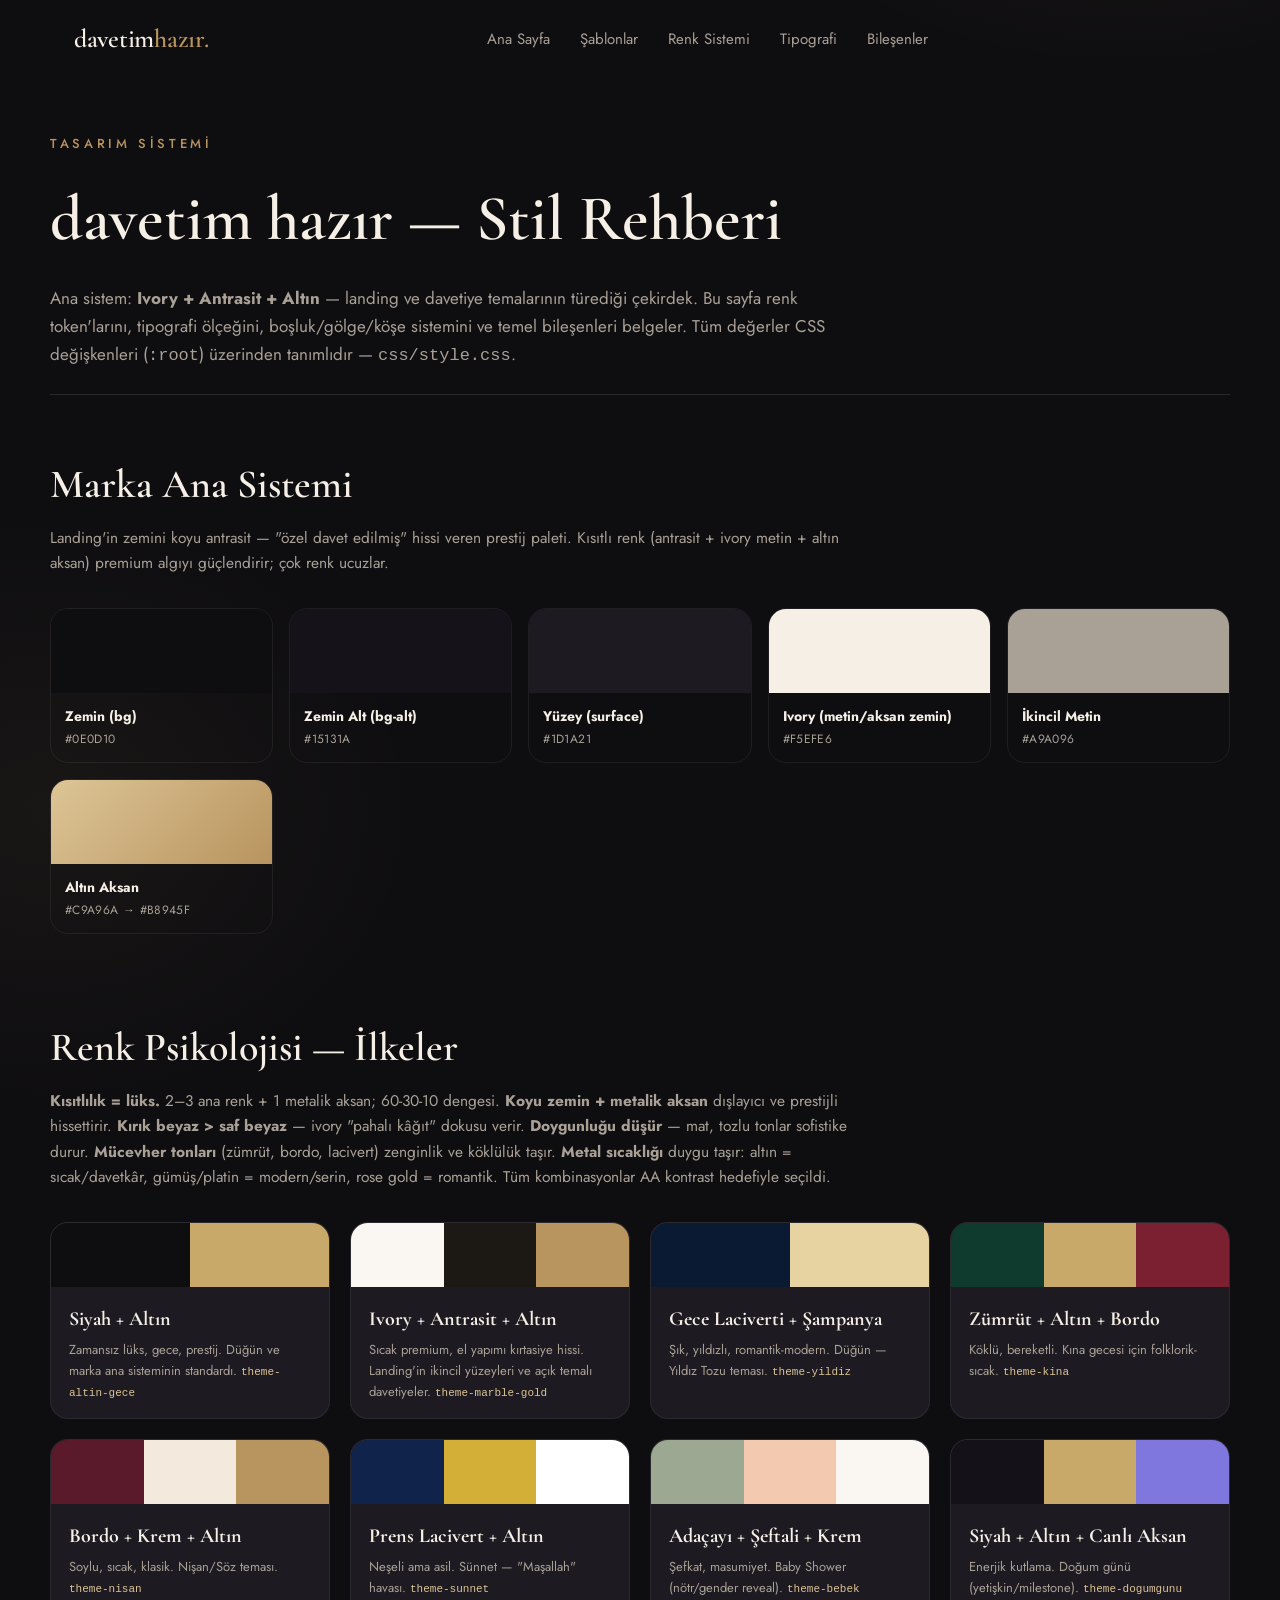
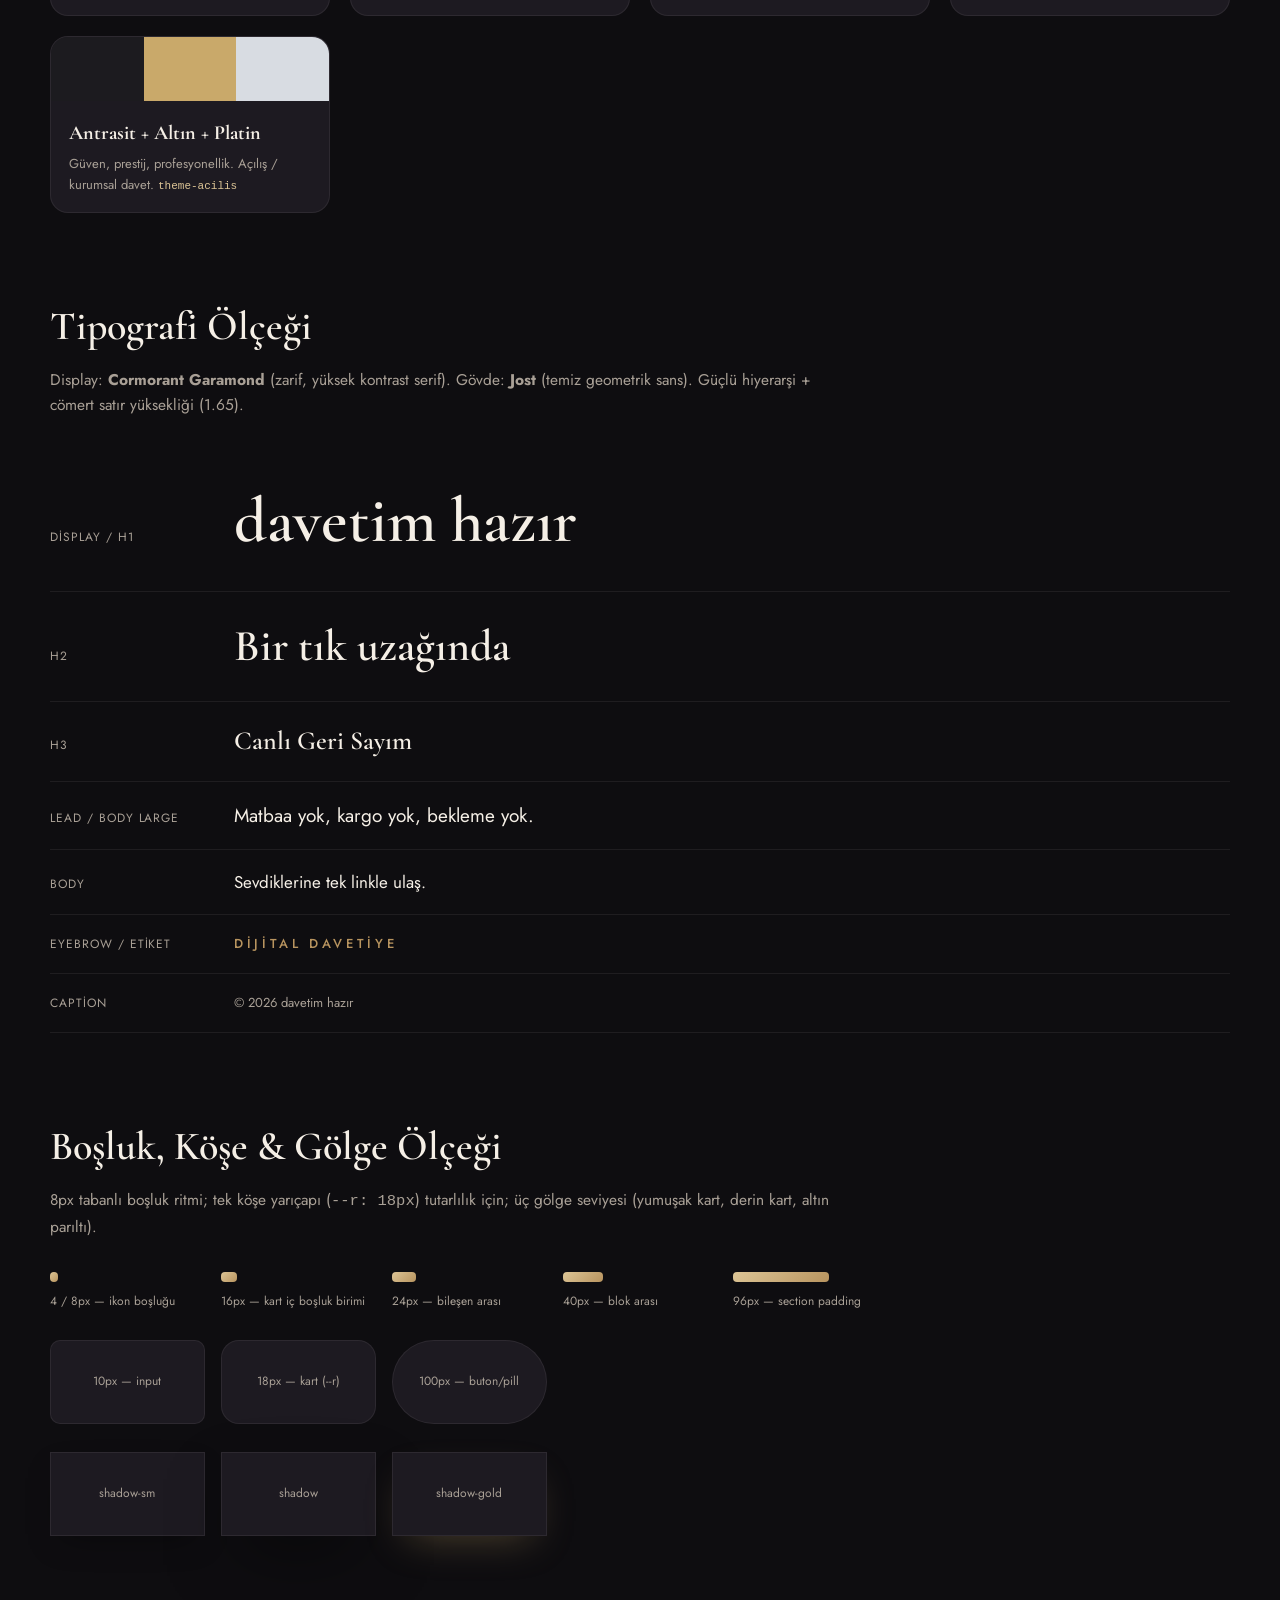
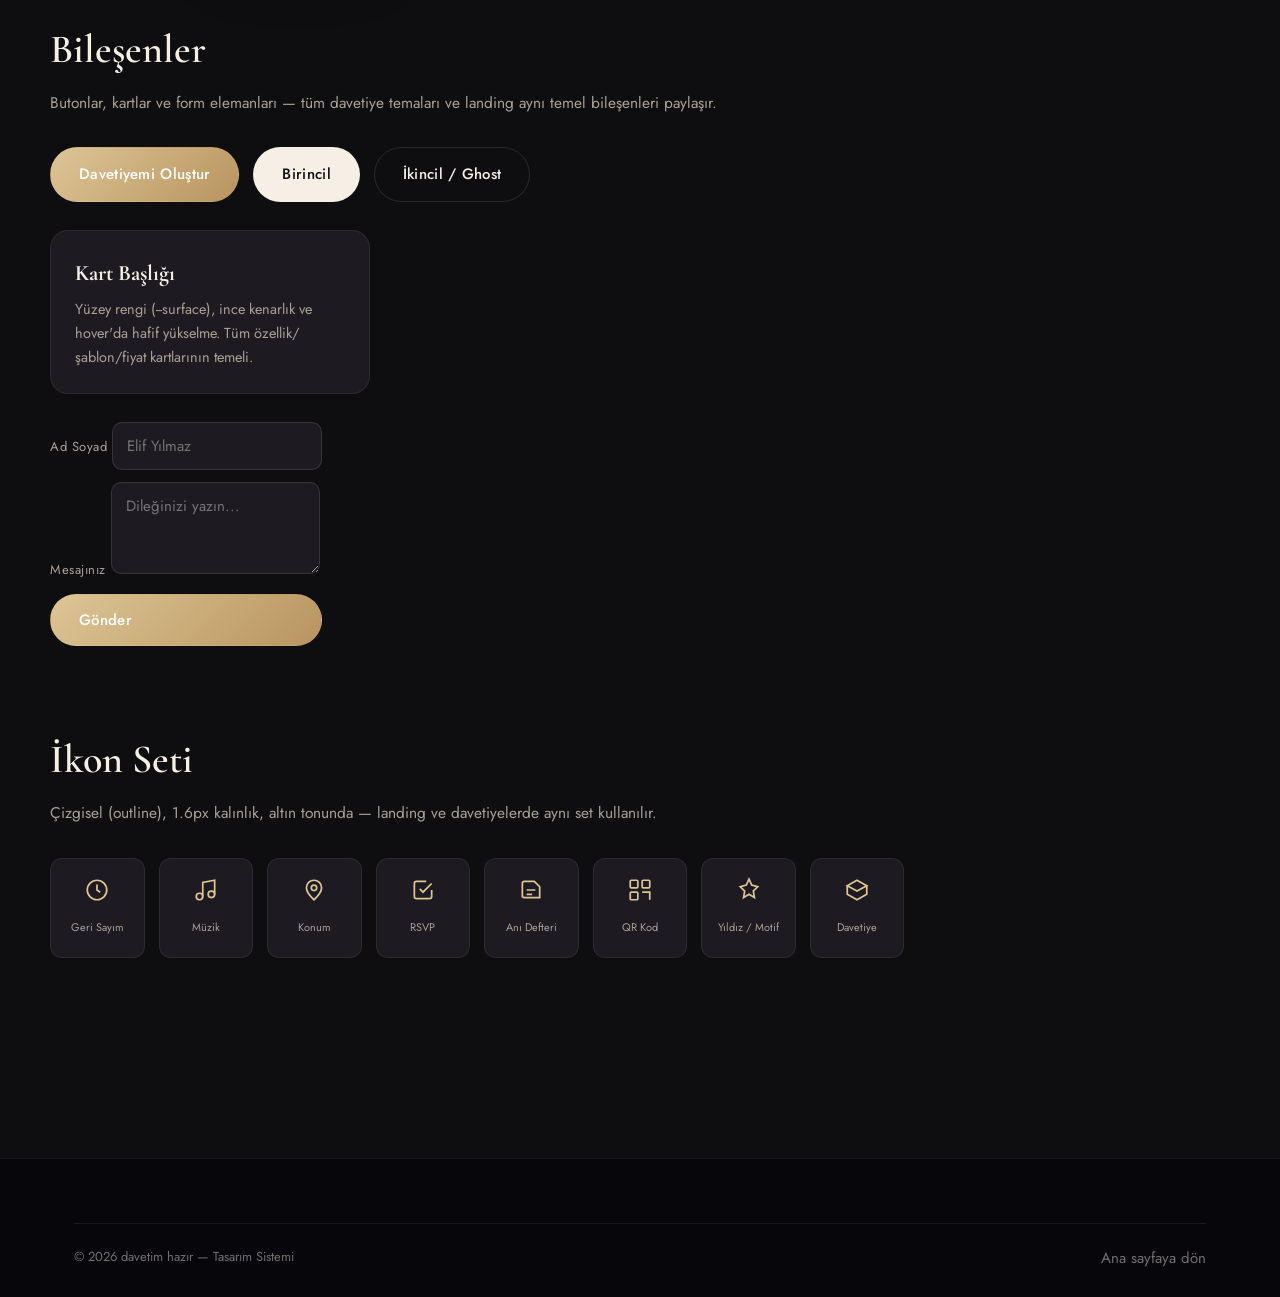
<file: design-system.html>
<!DOCTYPE html>
<html lang="tr">
<head>
<meta charset="UTF-8">
<meta name="viewport" content="width=device-width, initial-scale=1.0">
<title>davetim hazır — Tasarım Sistemi</title>
<link rel="preconnect" href="https://fonts.googleapis.com">
<link rel="preconnect" href="https://fonts.gstatic.com" crossorigin>
<link href="https://fonts.googleapis.com/css2?family=Cormorant+Garamond:ital,wght@0,500;0,600;1,500;1,600&family=Jost:wght@300;400;500;600&display=swap" rel="stylesheet">
<link rel="stylesheet" href="css/style.css">
<style>
  .ds { padding: 64px 0 120px; }
  .ds-head { padding: 64px 0 24px; border-bottom: 1px solid var(--line); margin-bottom: 56px; }
  .ds-head h1 { font-family: var(--serif); font-size: clamp(40px,6vw,64px); font-weight: 600; margin: 10px 0 12px; }
  .ds-head p { color: var(--ink-soft); font-size: 17px; max-width: 46em; }
  .ds-block { margin-bottom: 80px; }
  .ds-block h2 { font-family: var(--serif); font-size: clamp(28px,3.4vw,40px); font-weight: 600; margin-bottom: 8px; }
  .ds-block > p.desc { color: var(--ink-soft); font-size: 15.5px; max-width: 52em; margin-bottom: 32px; }
  .swatch-grid { display: grid; grid-template-columns: repeat(auto-fill, minmax(190px,1fr)); gap: 16px; }
  .swatch { border: 1px solid var(--line-soft); border-radius: var(--r); overflow: hidden; }
  .swatch .fill { height: 84px; }
  .swatch .meta { padding: 12px 14px; }
  .swatch .meta b { display: block; font-size: 14px; }
  .swatch .meta span { display: block; font-size: 12px; color: var(--ink-soft); font-family: var(--sans); letter-spacing: .03em; margin-top: 2px; }
  .type-row { display: flex; align-items: baseline; gap: 24px; padding: 18px 0; border-bottom: 1px solid var(--line-soft); flex-wrap: wrap; }
  .type-row .label { width: 160px; flex: none; font-size: 12px; color: var(--ink-soft); letter-spacing: .08em; text-transform: uppercase; }
  .type-row .sample { font-family: var(--serif); }
  .type-row .sample.sans { font-family: var(--sans); }
  .space-grid, .radius-grid, .shadow-grid { display: grid; grid-template-columns: repeat(auto-fill, minmax(140px,1fr)); gap: 16px; }
  .space-box { display: flex; flex-direction: column; align-items: flex-start; gap: 10px; }
  .space-box .bar { background: linear-gradient(135deg, var(--gold-soft), var(--gold-deep)); height: 10px; border-radius: 4px; }
  .space-box span { font-size: 12px; color: var(--ink-soft); }
  .radius-box, .shadow-box { background: var(--surface); border: 1px solid var(--line-soft); height: 84px; display: flex; align-items: center; justify-content: center; font-size: 12px; color: var(--ink-soft); }
  .comp-row { display: flex; gap: 14px; flex-wrap: wrap; align-items: center; margin-bottom: 28px; }
  .comp-card-demo { background: var(--surface); border: 1px solid var(--line-soft); border-radius: var(--r); padding: 24px; max-width: 320px; }
  .comp-card-demo h3 { font-family: var(--serif); font-size: 22px; margin-bottom: 6px; }
  .comp-card-demo p { font-size: 14.5px; color: var(--ink-soft); }
  .form-demo { display: flex; flex-direction: column; gap: 12px; max-width: 360px; }
  .form-demo label { font-size: 13px; color: var(--ink-soft); letter-spacing: .04em; }
  .form-demo input, .form-demo textarea {
    background: var(--surface); border: 1px solid var(--line); border-radius: 10px;
    padding: 12px 14px; color: var(--ink); font-family: var(--sans); font-size: 15px;
  }
  .form-demo input:focus, .form-demo textarea:focus { border-color: var(--gold); }
  .icon-grid { display: grid; grid-template-columns: repeat(auto-fill, minmax(90px,1fr)); gap: 14px; text-align: center; }
  .icon-box { border: 1px solid var(--line-soft); border-radius: 12px; padding: 18px 8px; background: var(--surface); }
  .icon-box svg { width: 26px; height: 26px; margin: 0 auto 8px; color: var(--gold-soft); display: block; }
  .icon-box span { font-size: 11px; color: var(--ink-soft); }
  .event-palette { display: grid; grid-template-columns: repeat(auto-fill, minmax(260px,1fr)); gap: 20px; }
  .event-card { border: 1px solid var(--line-soft); border-radius: var(--r); overflow: hidden; background: var(--surface); }
  .event-card .bars { display: flex; height: 64px; }
  .event-card .bars div { flex: 1; }
  .event-card .info { padding: 16px 18px; }
  .event-card .info h3 { font-family: var(--serif); font-size: 20px; margin-bottom: 4px; }
  .event-card .info p { font-size: 13px; color: var(--ink-soft); line-height: 1.6; }
  .event-card .info code { font-size: 11px; color: var(--gold-soft); }
  code { font-family: monospace; }
</style>
</head>
<body>

<nav class="nav" id="nav">
  <div class="wrap">
    <a href="index.html" class="logo">davetim<b>hazır</b><span class="dot">.</span></a>
    <div class="nav-links" id="navLinks">
      <a href="index.html">Ana Sayfa</a>
      <a href="templates/index.html">Şablonlar</a>
      <a href="#renk">Renk Sistemi</a>
      <a href="#tipografi">Tipografi</a>
      <a href="#bilesenler">Bileşenler</a>
    </div>
    <div class="nav-actions">
      <button class="nav-toggle" id="navToggle" aria-label="Menü"><span></span><span></span><span></span></button>
    </div>
  </div>
</nav>

<div class="wrap ds">
  <div class="ds-head">
    <span class="eyebrow">Tasarım Sistemi</span>
    <h1>davetim hazır — Stil Rehberi</h1>
    <p>Ana sistem: <strong>Ivory + Antrasit + Altın</strong> — landing ve davetiye temalarının türediği çekirdek. Bu sayfa renk token'larını, tipografi ölçeğini, boşluk/gölge/köşe sistemini ve temel bileşenleri belgeler. Tüm değerler CSS değişkenleri (<code>:root</code>) üzerinden tanımlıdır — <code>css/style.css</code>.</p>
  </div>

  <!-- COLOR TOKENS -->
  <section class="ds-block" id="renk">
    <h2>Marka Ana Sistemi</h2>
    <p class="desc">Landing'in zemini koyu antrasit — "özel davet edilmiş" hissi veren prestij paleti. Kısıtlı renk (antrasit + ivory metin + altın aksan) premium algıyı güçlendirir; çok renk ucuzlar.</p>
    <div class="swatch-grid">
      <div class="swatch"><div class="fill" style="background:#0e0d10"></div><div class="meta"><b>Zemin (bg)</b><span>#0E0D10</span></div></div>
      <div class="swatch"><div class="fill" style="background:#151319"></div><div class="meta"><b>Zemin Alt (bg-alt)</b><span>#15131A</span></div></div>
      <div class="swatch"><div class="fill" style="background:#1d1a21"></div><div class="meta"><b>Yüzey (surface)</b><span>#1D1A21</span></div></div>
      <div class="swatch"><div class="fill" style="background:#f5efe6"></div><div class="meta"><b>Ivory (metin/aksan zemin)</b><span>#F5EFE6</span></div></div>
      <div class="swatch"><div class="fill" style="background:#a9a096"></div><div class="meta"><b>İkincil Metin</b><span>#A9A096</span></div></div>
      <div class="swatch"><div class="fill" style="background:linear-gradient(135deg,#ddc596,#b8945f)"></div><div class="meta"><b>Altın Aksan</b><span>#C9A96A → #B8945F</span></div></div>
    </div>
  </section>

  <!-- PSYCHOLOGY -->
  <section class="ds-block">
    <h2>Renk Psikolojisi — İlkeler</h2>
    <p class="desc">
      <strong>Kısıtlılık = lüks.</strong> 2–3 ana renk + 1 metalik aksan; 60-30-10 dengesi.
      <strong>Koyu zemin + metalik aksan</strong> dışlayıcı ve prestijli hissettirir.
      <strong>Kırık beyaz &gt; saf beyaz</strong> — ivory "pahalı kâğıt" dokusu verir.
      <strong>Doygunluğu düşür</strong> — mat, tozlu tonlar sofistike durur.
      <strong>Mücevher tonları</strong> (zümrüt, bordo, lacivert) zenginlik ve köklülük taşır.
      <strong>Metal sıcaklığı</strong> duygu taşır: altın = sıcak/davetkâr, gümüş/platin = modern/serin, rose gold = romantik.
      Tüm kombinasyonlar AA kontrast hedefiyle seçildi.
    </p>
    <div class="event-palette">
      <div class="event-card">
        <div class="bars"><div style="background:#0e0d10"></div><div style="background:#c9a96a"></div></div>
        <div class="info"><h3>Siyah + Altın</h3><p>Zamansız lüks, gece, prestij. Düğün ve marka ana sisteminin standardı. <code>theme-altin-gece</code></p></div>
      </div>
      <div class="event-card">
        <div class="bars"><div style="background:#faf7f2"></div><div style="background:#1c1813"></div><div style="background:#b8945f"></div></div>
        <div class="info"><h3>Ivory + Antrasit + Altın</h3><p>Sıcak premium, el yapımı kırtasiye hissi. Landing'in ikincil yüzeyleri ve açık temalı davetiyeler. <code>theme-marble-gold</code></p></div>
      </div>
      <div class="event-card">
        <div class="bars"><div style="background:#0b1a33"></div><div style="background:#e7d3a1"></div></div>
        <div class="info"><h3>Gece Laciverti + Şampanya</h3><p>Şık, yıldızlı, romantik-modern. Düğün — Yıldız Tozu teması. <code>theme-yildiz</code></p></div>
      </div>
      <div class="event-card">
        <div class="bars"><div style="background:#0e3b2e"></div><div style="background:#c9a96a"></div><div style="background:#7a2031"></div></div>
        <div class="info"><h3>Zümrüt + Altın + Bordo</h3><p>Köklü, bereketli. Kına gecesi için folklorik-sıcak. <code>theme-kina</code></p></div>
      </div>
      <div class="event-card">
        <div class="bars"><div style="background:#5a1a2b"></div><div style="background:#f3e9dc"></div><div style="background:#b8945f"></div></div>
        <div class="info"><h3>Bordo + Krem + Altın</h3><p>Soylu, sıcak, klasik. Nişan/Söz teması. <code>theme-nisan</code></p></div>
      </div>
      <div class="event-card">
        <div class="bars"><div style="background:#10234a"></div><div style="background:#d4af37"></div><div style="background:#ffffff"></div></div>
        <div class="info"><h3>Prens Lacivert + Altın</h3><p>Neşeli ama asil. Sünnet — "Maşallah" havası. <code>theme-sunnet</code></p></div>
      </div>
      <div class="event-card">
        <div class="bars"><div style="background:#9ca891"></div><div style="background:#f3c9b0"></div><div style="background:#faf7f2"></div></div>
        <div class="info"><h3>Adaçayı + Şeftali + Krem</h3><p>Şefkat, masumiyet. Baby Shower (nötr/gender reveal). <code>theme-bebek</code></p></div>
      </div>
      <div class="event-card">
        <div class="bars"><div style="background:#141118"></div><div style="background:#c9a96a"></div><div style="background:#7f77dd"></div></div>
        <div class="info"><h3>Siyah + Altın + Canlı Aksan</h3><p>Enerjik kutlama. Doğum günü (yetişkin/milestone). <code>theme-dogumgunu</code></p></div>
      </div>
      <div class="event-card">
        <div class="bars"><div style="background:#1c1b1f"></div><div style="background:#c9a96a"></div><div style="background:#d8dce2"></div></div>
        <div class="info"><h3>Antrasit + Altın + Platin</h3><p>Güven, prestij, profesyonellik. Açılış / kurumsal davet. <code>theme-acilis</code></p></div>
      </div>
    </div>
  </section>

  <!-- TYPE SCALE -->
  <section class="ds-block" id="tipografi">
    <h2>Tipografi Ölçeği</h2>
    <p class="desc">Display: <strong>Cormorant Garamond</strong> (zarif, yüksek kontrast serif). Gövde: <strong>Jost</strong> (temiz geometrik sans). Güçlü hiyerarşi + cömert satır yüksekliği (1.65).</p>
    <div class="type-row"><div class="label">Display / H1</div><div class="sample" style="font-size:64px; font-weight:600;">davetim hazır</div></div>
    <div class="type-row"><div class="label">H2</div><div class="sample" style="font-size:44px; font-weight:600;">Bir tık uzağında</div></div>
    <div class="type-row"><div class="label">H3</div><div class="sample" style="font-size:26px; font-weight:600;">Canlı Geri Sayım</div></div>
    <div class="type-row"><div class="label">Lead / Body Large</div><div class="sample sans" style="font-size:19px;">Matbaa yok, kargo yok, bekleme yok.</div></div>
    <div class="type-row"><div class="label">Body</div><div class="sample sans" style="font-size:17px;">Sevdiklerine tek linkle ulaş.</div></div>
    <div class="type-row"><div class="label">Eyebrow / Etiket</div><div class="sample sans eyebrow" style="font-size:13px;">Dijital Davetiye</div></div>
    <div class="type-row"><div class="label">Caption</div><div class="sample sans" style="font-size:13px; color:var(--ink-soft);">© 2026 davetim hazır</div></div>
  </section>

  <!-- SPACING / RADIUS / SHADOW -->
  <section class="ds-block">
    <h2>Boşluk, Köşe & Gölge Ölçeği</h2>
    <p class="desc">8px tabanlı boşluk ritmi; tek köşe yarıçapı (<code>--r: 18px</code>) tutarlılık için; üç gölge seviyesi (yumuşak kart, derin kart, altın parıltı).</p>
    <div class="space-grid">
      <div class="space-box"><div class="bar" style="width:8px"></div><span>4 / 8px — ikon boşluğu</span></div>
      <div class="space-box"><div class="bar" style="width:16px"></div><span>16px — kart iç boşluk birimi</span></div>
      <div class="space-box"><div class="bar" style="width:24px"></div><span>24px — bileşen arası</span></div>
      <div class="space-box"><div class="bar" style="width:40px"></div><span>40px — blok arası</span></div>
      <div class="space-box"><div class="bar" style="width:96px"></div><span>96px — section padding</span></div>
    </div>
    <div style="height:28px"></div>
    <div class="radius-grid">
      <div class="radius-box" style="border-radius:10px;">10px — input</div>
      <div class="radius-box" style="border-radius:18px;">18px — kart (--r)</div>
      <div class="radius-box" style="border-radius:100px;">100px — buton/pill</div>
    </div>
    <div style="height:28px"></div>
    <div class="shadow-grid">
      <div class="shadow-box" style="box-shadow:var(--shadow-sm);">shadow-sm</div>
      <div class="shadow-box" style="box-shadow:var(--shadow);">shadow</div>
      <div class="shadow-box" style="box-shadow:var(--shadow-gold);">shadow-gold</div>
    </div>
  </section>

  <!-- COMPONENTS -->
  <section class="ds-block" id="bilesenler">
    <h2>Bileşenler</h2>
    <p class="desc">Butonlar, kartlar ve form elemanları — tüm davetiye temaları ve landing aynı temel bileşenleri paylaşır.</p>

    <div class="comp-row">
      <a href="#" class="btn btn-gold">Davetiyemi Oluştur</a>
      <a href="#" class="btn btn-primary">Birincil</a>
      <a href="#" class="btn btn-ghost">İkincil / Ghost</a>
    </div>

    <div class="comp-row">
      <div class="comp-card-demo">
        <h3>Kart Başlığı</h3>
        <p>Yüzey rengi (--surface), ince kenarlık ve hover'da hafif yükselme. Tüm özellik/şablon/fiyat kartlarının temeli.</p>
      </div>
    </div>

    <div class="comp-row">
      <form class="form-demo" onsubmit="return false">
        <div>
          <label for="ds-name">Ad Soyad</label>
          <input id="ds-name" type="text" placeholder="Elif Yılmaz">
        </div>
        <div>
          <label for="ds-msg">Mesajınız</label>
          <textarea id="ds-msg" rows="3" placeholder="Dileğinizi yazın..."></textarea>
        </div>
        <button class="btn btn-gold" type="submit">Gönder</button>
      </form>
    </div>
  </section>

  <!-- ICONS -->
  <section class="ds-block">
    <h2>İkon Seti</h2>
    <p class="desc">Çizgisel (outline), 1.6px kalınlık, altın tonunda — landing ve davetiyelerde aynı set kullanılır.</p>
    <div class="icon-grid">
      <div class="icon-box"><svg viewBox="0 0 24 24" fill="none" stroke="currentColor" stroke-width="1.6"><circle cx="12" cy="12" r="9"/><path d="M12 7v5l3 2"/></svg><span>Geri Sayım</span></div>
      <div class="icon-box"><svg viewBox="0 0 24 24" fill="none" stroke="currentColor" stroke-width="1.6"><path d="M9 18V5l11-2v13"/><circle cx="6" cy="18" r="3"/><circle cx="17" cy="16" r="3"/></svg><span>Müzik</span></div>
      <div class="icon-box"><svg viewBox="0 0 24 24" fill="none" stroke="currentColor" stroke-width="1.6"><path d="M12 21s-7-6.3-7-11a7 7 0 0 1 14 0c0 4.7-7 11-7 11z"/><circle cx="12" cy="10" r="2.5"/></svg><span>Konum</span></div>
      <div class="icon-box"><svg viewBox="0 0 24 24" fill="none" stroke="currentColor" stroke-width="1.6"><path d="M9 11l3 3 8-8"/><path d="M20 12v6a2 2 0 0 1-2 2H6a2 2 0 0 1-2-2V6a2 2 0 0 1 2-2h9"/></svg><span>RSVP</span></div>
      <div class="icon-box"><svg viewBox="0 0 24 24" fill="none" stroke="currentColor" stroke-width="1.6"><path d="M4 19V6a2 2 0 0 1 2-2h9l5 5v10a0 0 0 0 1 0 0H6a2 2 0 0 1-2-2z"/><path d="M8 12h8M8 16h5"/></svg><span>Anı Defteri</span></div>
      <div class="icon-box"><svg viewBox="0 0 24 24" fill="none" stroke="currentColor" stroke-width="1.6"><rect x="3" y="3" width="7" height="7" rx="1"/><rect x="14" y="3" width="7" height="7" rx="1"/><rect x="3" y="14" width="7" height="7" rx="1"/><path d="M14 14h7v7"/></svg><span>QR Kod</span></div>
      <div class="icon-box"><svg viewBox="0 0 24 24" fill="none" stroke="currentColor" stroke-width="1.6"><path d="M12 2l2.5 5.5L20 9l-4 4 1 6-5-3-5 3 1-6-4-4 5.5-1.5z"/></svg><span>Yıldız / Motif</span></div>
      <div class="icon-box"><svg viewBox="0 0 24 24" fill="none" stroke="currentColor" stroke-width="1.6"><path d="M3 8l9-5 9 5-9 5-9-5z"/><path d="M3 8v8l9 5 9-5V8"/></svg><span>Davetiye</span></div>
    </div>
  </section>
</div>

<footer class="footer">
  <div class="wrap">
    <div class="bottom">
      <span>© 2026 davetim hazır — Tasarım Sistemi</span>
      <span><a href="index.html">Ana sayfaya dön</a></span>
    </div>
  </div>
</footer>

<script src="js/main.js"></script>
</body>
</html>
</file>
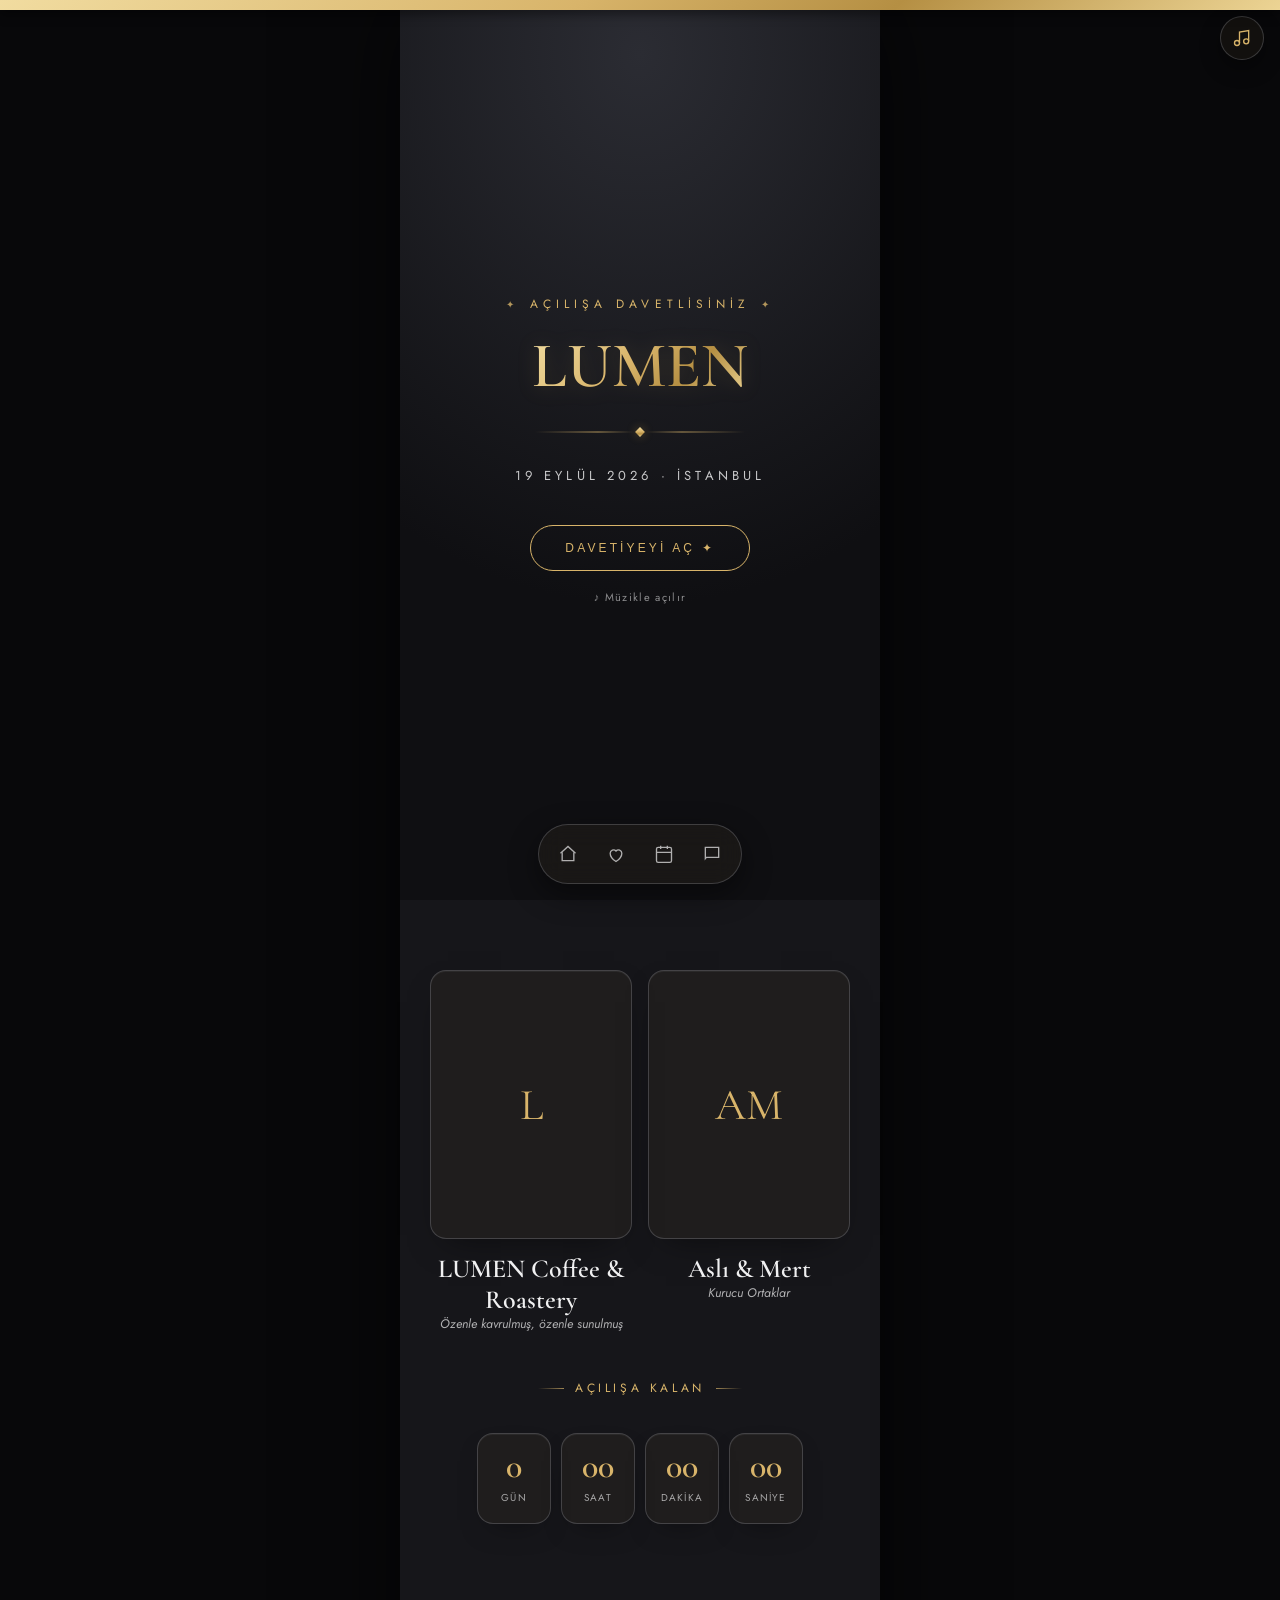
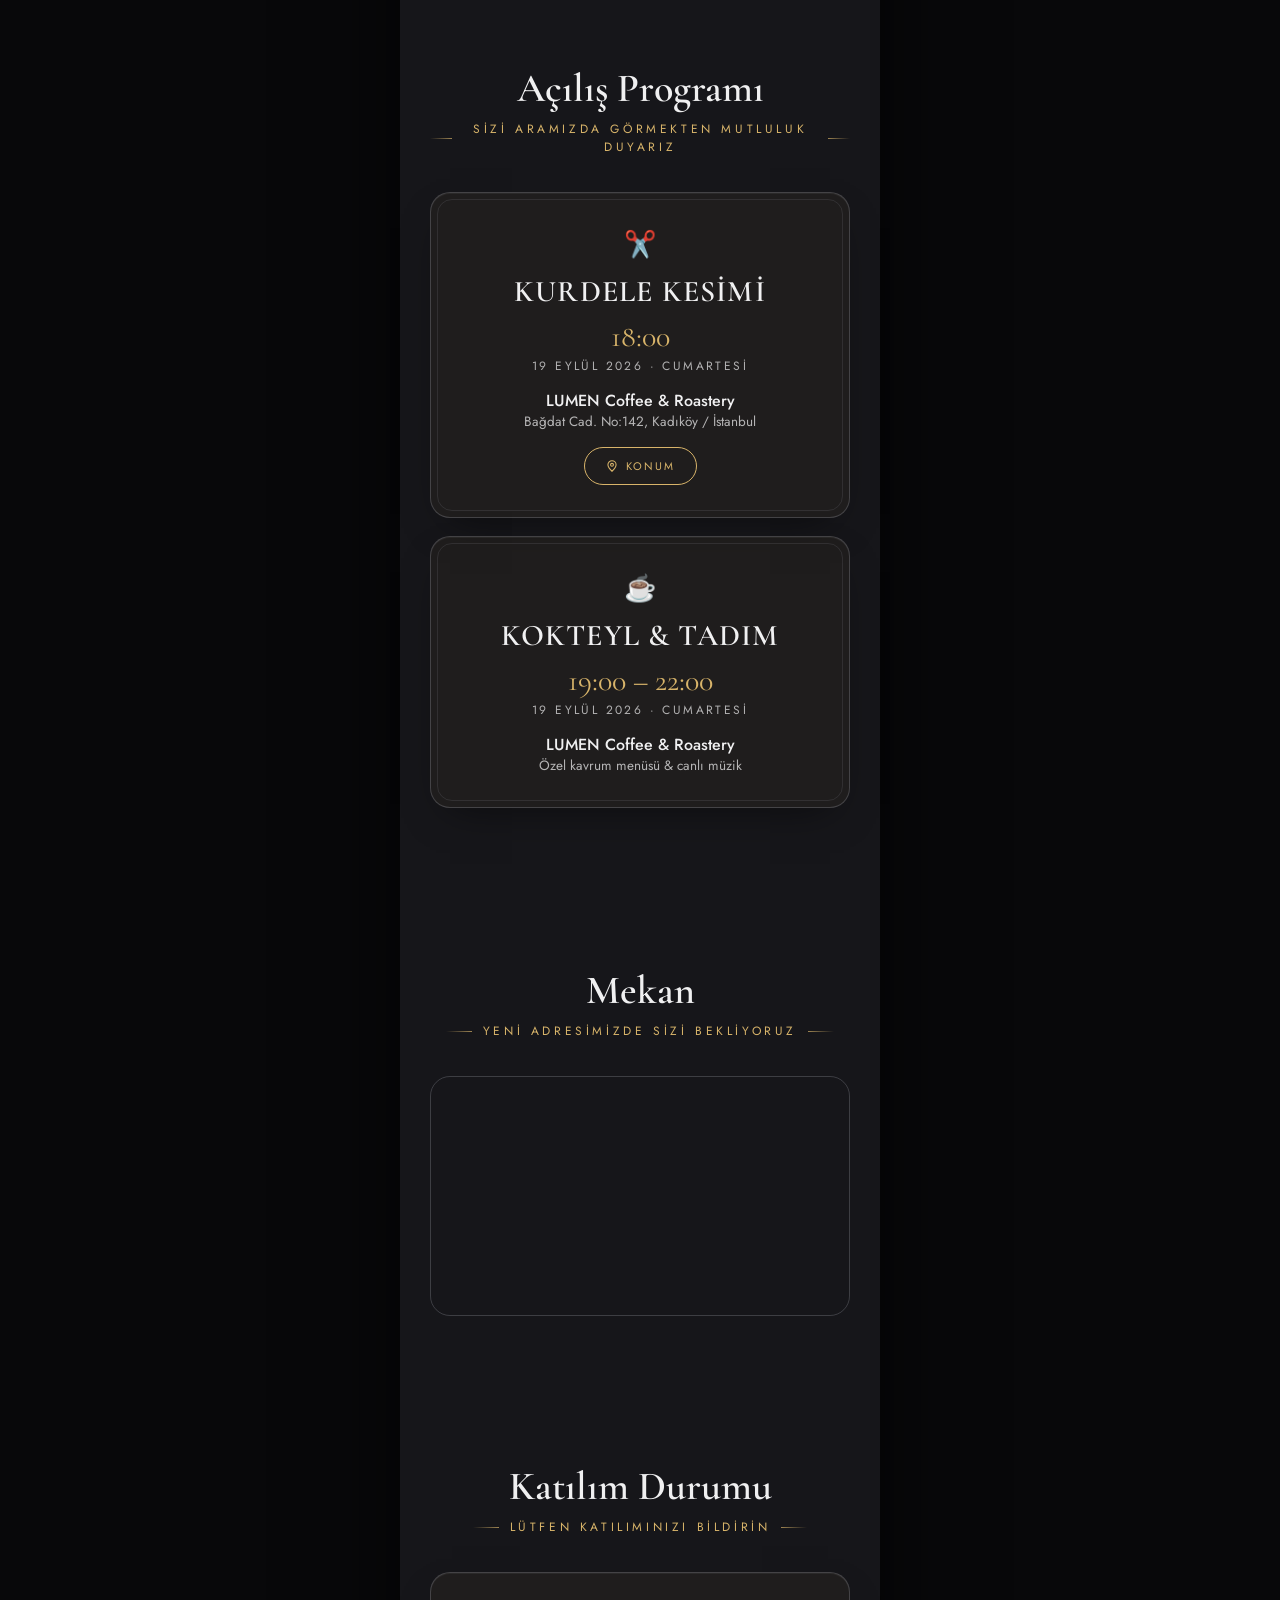
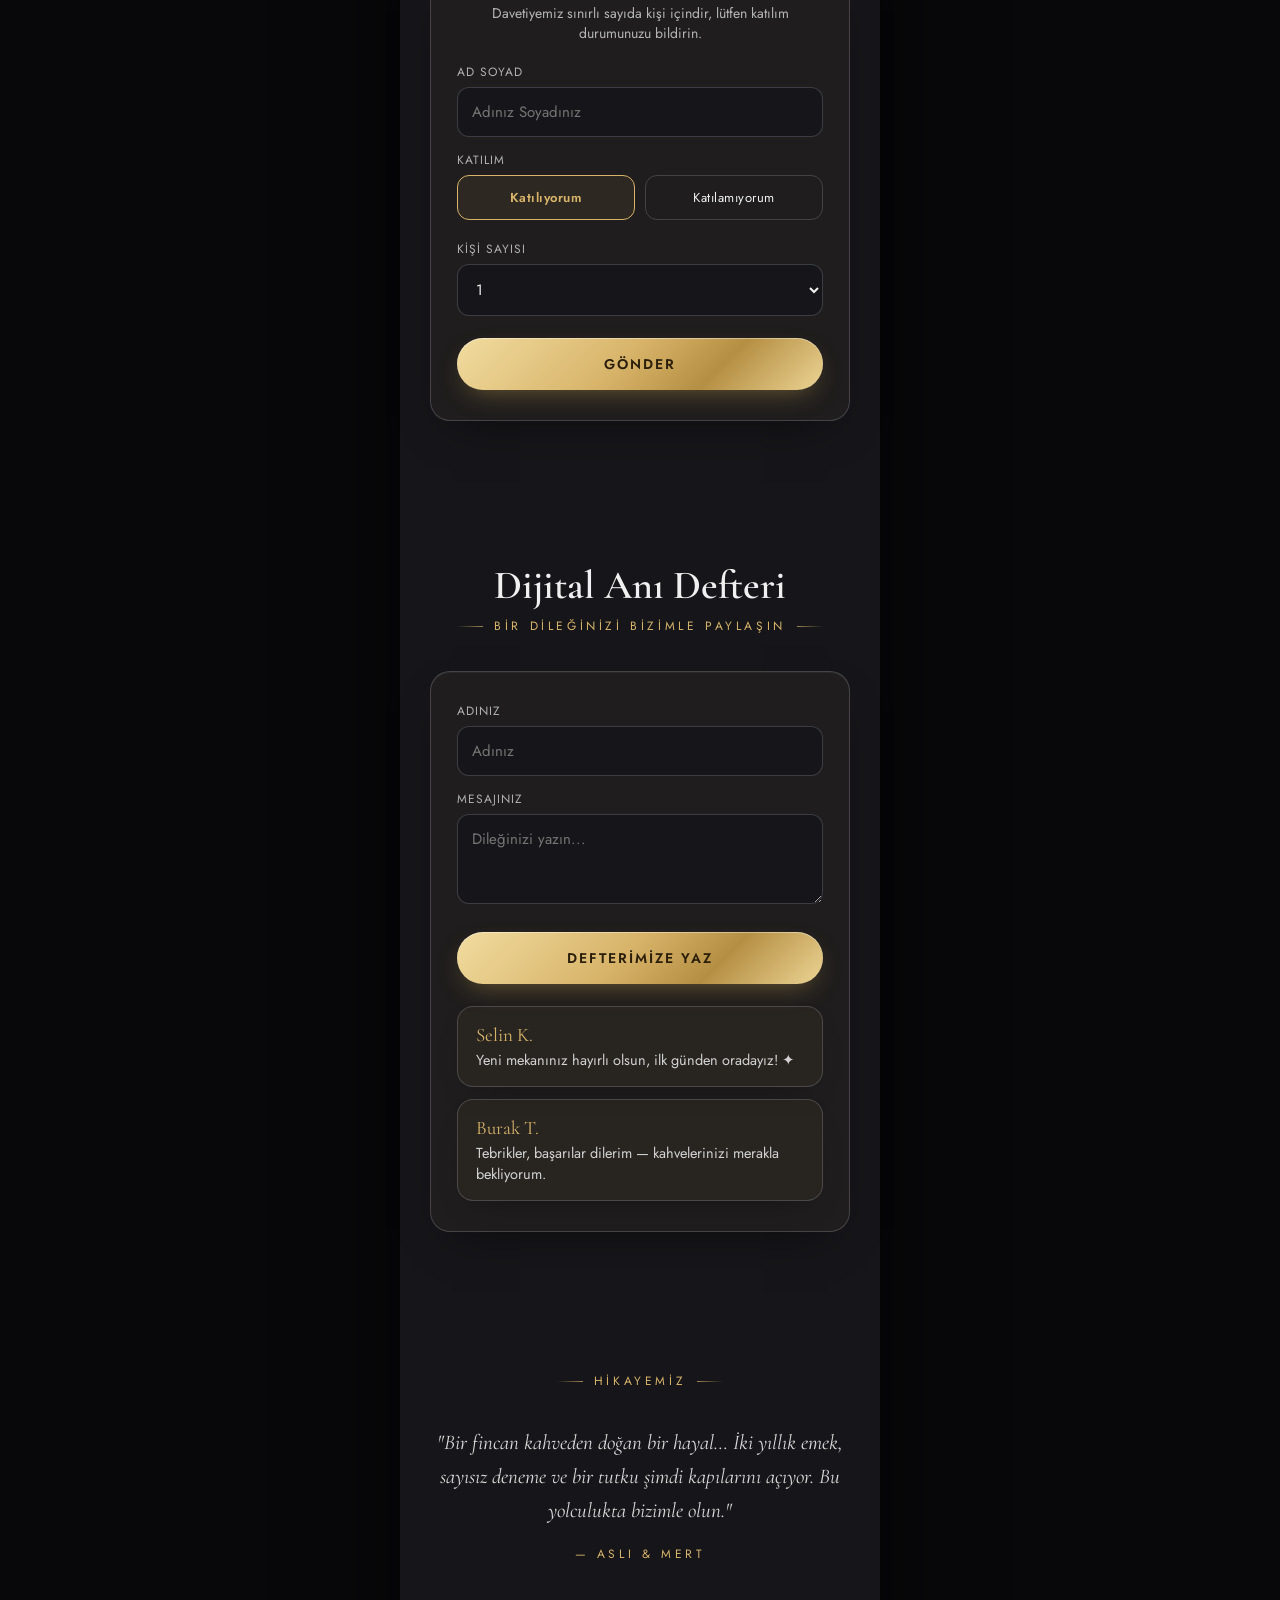
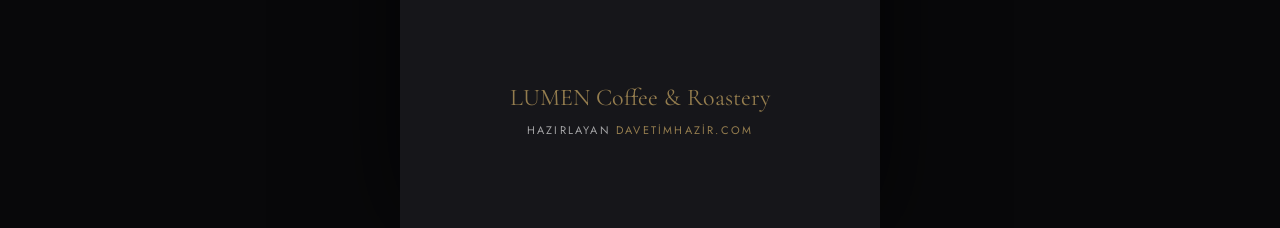
<file: templates/acilis.html>
<!DOCTYPE html>
<html lang="tr">
<head>
<meta charset="UTF-8">
<meta name="viewport" content="width=device-width, initial-scale=1.0">
<title>LUMEN — Açılış Davetiyesi</title>
<meta name="description" content="LUMEN Coffee & Roastery açılış davetine bekleriz — 19 Eylül 2026.">
<link rel="preconnect" href="https://fonts.googleapis.com">
<link rel="preconnect" href="https://fonts.gstatic.com" crossorigin>
<link href="https://fonts.googleapis.com/css2?family=Cormorant+Garamond:ital,wght@0,500;0,600;1,500;1,600&family=Jost:wght@300;400;500;600&display=swap" rel="stylesheet">
<link rel="stylesheet" href="invitation.css">
<link rel="icon" href="data:image/svg+xml,<svg xmlns='http://www.w3.org/2000/svg' viewBox='0 0 100 100'><text y='.9em' font-size='90'>✦</text></svg>">
</head>
<body>
<div class="inv theme-acilis" id="inv">

  <div id="petals" data-glyph="✦"></div>

  <!-- COVER -->
  <section class="cover" id="cover">
    <div class="eyebrow">Açılışa Davetlisiniz</div>
    <h1 class="names">LUMEN</h1>
    <div class="rule"></div>
    <div class="date">19 Eylül 2026 · İstanbul</div>
    <button class="open-btn" id="openBtn">Davetiyeyi Aç</button>
    <div class="music-hint">♪ Müzikle açılır</div>
  </section>

  <!-- music + nav -->
  <button class="music-toggle" id="musicToggle" aria-label="Müzik">
    <svg viewBox="0 0 24 24" fill="none" stroke="currentColor" stroke-width="1.6"><path d="M9 18V5l11-2v13"/><circle cx="6" cy="18" r="3"/><circle cx="17" cy="16" r="3"/></svg>
  </button>
  <audio id="bgMusic" loop preload="none"><!-- Cursor: src buraya (Supabase storage) --></audio>

  <!-- COUPLE + COUNTDOWN -->
  <section class="sec" data-sec="cift">
    <div class="couple reveal-i">
      <div class="person">
        <div class="photo">L</div>
        <h3>LUMEN Coffee &amp; Roastery</h3>
        <p>Özenle kavrulmuş, özenle sunulmuş</p>
      </div>
      <div class="person">
        <div class="photo">AM</div>
        <h3>Aslı &amp; Mert</h3>
        <p>Kurucu Ortaklar</p>
      </div>
    </div>

    <div style="height:46px"></div>
    <div class="sub reveal-i">Açılışa Kalan</div>
    <div class="countdown reveal-i" id="countdown" data-target="2026-09-19T18:00:00">
      <div class="box"><b data-d>77</b><small>Gün</small></div>
      <div class="box"><b data-h>21</b><small>Saat</small></div>
      <div class="box"><b data-m>15</b><small>Dakika</small></div>
      <div class="box"><b data-s>34</b><small>Saniye</small></div>
    </div>
  </section>

  <!-- EVENTS (merasim) -->
  <section class="sec" data-sec="merasim">
    <div class="label reveal-i">Açılış Programı</div>
    <div class="sub reveal-i">Sizi aramızda görmekten mutluluk duyarız</div>

    <div class="event reveal-i">
      <div class="ico">✂️</div>
      <h3>KURDELE KESİMİ</h3>
      <div class="when">18:00</div>
      <div class="day">19 Eylül 2026 · Cumartesi</div>
      <div class="place">LUMEN Coffee &amp; Roastery</div>
      <div class="addr">Bağdat Cad. No:142, Kadıköy / İstanbul</div>
      <a class="map-btn" href="https://www.google.com/maps/search/?api=1&query=Bağdat+Caddesi+Kadıköy+İstanbul" target="_blank" rel="noopener">
        <svg viewBox="0 0 24 24" width="14" height="14" fill="none" stroke="currentColor" stroke-width="1.8"><path d="M12 21s-7-6.3-7-11a7 7 0 0 1 14 0c0 4.7-7 11-7 11z"/><circle cx="12" cy="10" r="2.5"/></svg>
        Konum
      </a>
    </div>

    <div class="event reveal-i">
      <div class="ico">☕</div>
      <h3>KOKTEYL &amp; TADIM</h3>
      <div class="when">19:00 – 22:00</div>
      <div class="day">19 Eylül 2026 · Cumartesi</div>
      <div class="place">LUMEN Coffee &amp; Roastery</div>
      <div class="addr">Özel kavrum menüsü &amp; canlı müzik</div>
    </div>
  </section>

  <!-- MAP -->
  <section class="sec" data-sec="mekan">
    <div class="label reveal-i">Mekan</div>
    <div class="sub reveal-i">Yeni adresimizde sizi bekliyoruz</div>
    <iframe class="map-embed reveal-i" loading="lazy" referrerpolicy="no-referrer-when-downgrade"
      src="https://www.google.com/maps?q=Bağdat+Caddesi+Kadıköy+İstanbul&output=embed"></iframe>
  </section>

  <!-- RSVP -->
  <section class="sec" data-sec="katilim">
    <div class="label reveal-i">Katılım Durumu</div>
    <div class="sub reveal-i">Lütfen katılımınızı bildirin</div>
    <div class="card-form reveal-i">
      <p class="note">Davetiyemiz sınırlı sayıda kişi içindir, lütfen katılım durumunuzu bildirin.</p>
      <form id="rsvpForm">
        <div class="field">
          <label>Ad Soyad</label>
          <input type="text" name="name" placeholder="Adınız Soyadınız" required>
        </div>
        <div class="field">
          <label>Katılım</label>
          <div class="radios">
            <label><input type="radio" name="attending" value="evet" checked><span>Katılıyorum</span></label>
            <label><input type="radio" name="attending" value="hayir"><span>Katılamıyorum</span></label>
          </div>
        </div>
        <div class="field">
          <label>Kişi Sayısı</label>
          <select name="guests">
            <option>1</option><option>2</option><option>3</option><option>4</option><option>5+</option>
          </select>
        </div>
        <button type="submit" class="submit-btn">Gönder</button>
      </form>
      <div class="form-ok" id="rsvpOk">Teşekkürler! Yanıtınız bize ulaştı ✦</div>
    </div>
  </section>

  <!-- GUESTBOOK -->
  <section class="sec" data-sec="ani">
    <div class="label reveal-i">Dijital Anı Defteri</div>
    <div class="sub reveal-i">Bir dileğinizi bizimle paylaşın</div>
    <div class="card-form reveal-i">
      <form id="guestForm">
        <div class="field">
          <label>Adınız</label>
          <input type="text" name="name" placeholder="Adınız" required>
        </div>
        <div class="field">
          <label>Mesajınız</label>
          <textarea name="message" placeholder="Dileğinizi yazın..." required></textarea>
        </div>
        <button type="submit" class="submit-btn">Defterimize Yaz</button>
      </form>
      <div class="guest-list" id="guestList">
        <div class="guest reveal-i"><div class="g-name">Selin K.</div><div class="g-msg">Yeni mekanınız hayırlı olsun, ilk günden oradayız! ✦</div></div>
        <div class="guest reveal-i"><div class="g-name">Burak T.</div><div class="g-msg">Tebrikler, başarılar dilerim — kahvelerinizi merakla bekliyorum.</div></div>
      </div>
    </div>
  </section>

  <!-- STORY -->
  <section class="sec story" data-sec="hikaye">
    <div class="sub reveal-i">Hikayemiz</div>
    <div class="reveal-i">
      <p>"Bir fincan kahveden doğan bir hayal… İki yıllık emek, sayısız deneme ve bir tutku şimdi kapılarını açıyor. Bu yolculukta bizimle olun."</p>
      <div class="sign">— Aslı &amp; Mert</div>
    </div>
  </section>

  <!-- FOOTER -->
  <div class="inv-footer">
    <div class="h">LUMEN Coffee &amp; Roastery</div>
    <div class="brand">Hazırlayan <a href="https://davetimhazir.com" target="_blank" rel="noopener">davetimhazir.com</a></div>
  </div>

  <!-- BOTTOM NAV -->
  <nav class="bottom-nav">
    <a href="#cift" class="active" aria-label="Çift"><svg viewBox="0 0 24 24" fill="none" stroke="currentColor" stroke-width="1.6"><path d="M3 11l9-8 9 8"/><path d="M5 10v10h14V10"/></svg></a>
    <a href="#ani" aria-label="Dilekler"><svg viewBox="0 0 24 24" fill="none" stroke="currentColor" stroke-width="1.6"><path d="M12 21s-7-4.4-7-10a4 4 0 0 1 7-2.6A4 4 0 0 1 19 11c0 5.6-7 10-7 10z"/></svg></a>
    <a href="#merasim" aria-label="Tarih"><svg viewBox="0 0 24 24" fill="none" stroke="currentColor" stroke-width="1.6"><rect x="3" y="4" width="18" height="18" rx="2"/><path d="M16 2v4M8 2v4M3 10h18"/></svg></a>
    <a href="#katilim" aria-label="Katılım"><svg viewBox="0 0 24 24" fill="none" stroke="currentColor" stroke-width="1.6"><path d="M4 4h16v12H5.2L4 17.5z"/></svg></a>
  </nav>

</div>

<script>window.INVITE = { slug: "lumen-acilis", theme: "acilis" };</script>
<script src="invitation.js"></script>
</body>
</html>
</file>
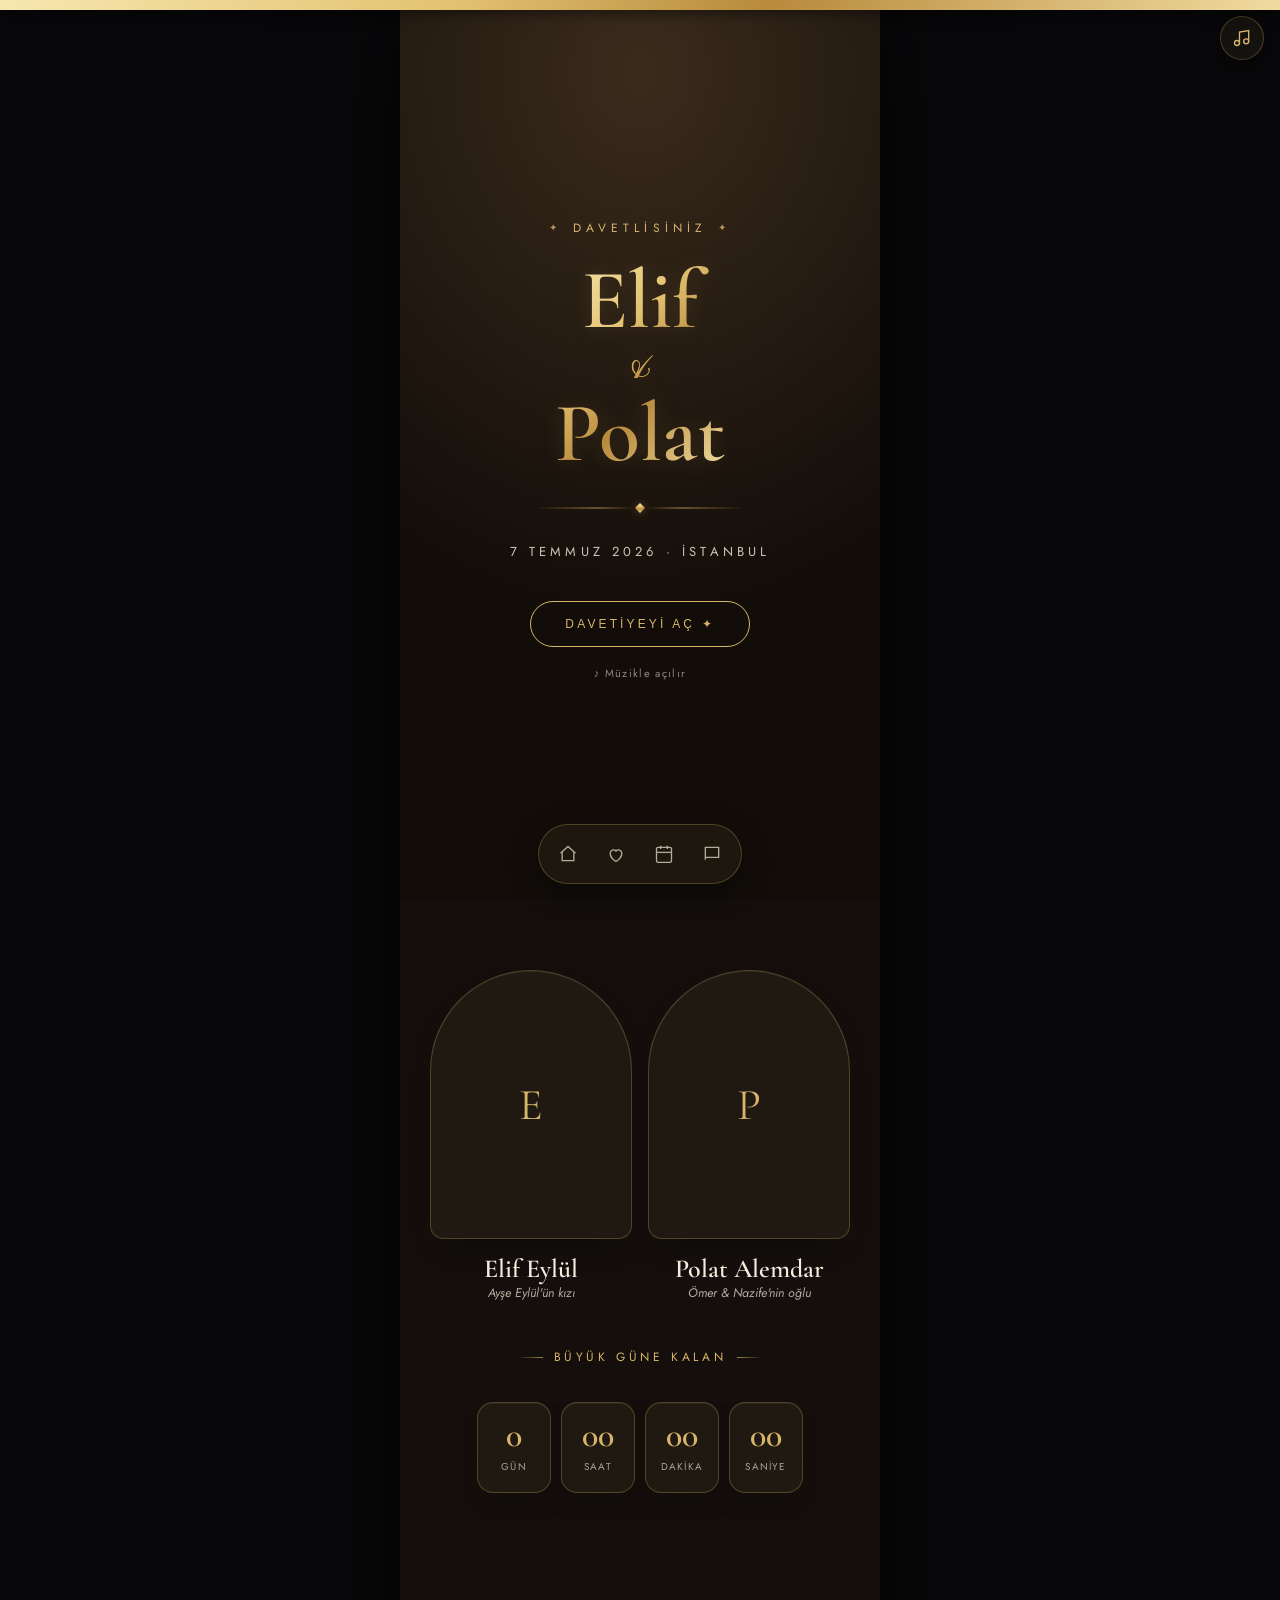
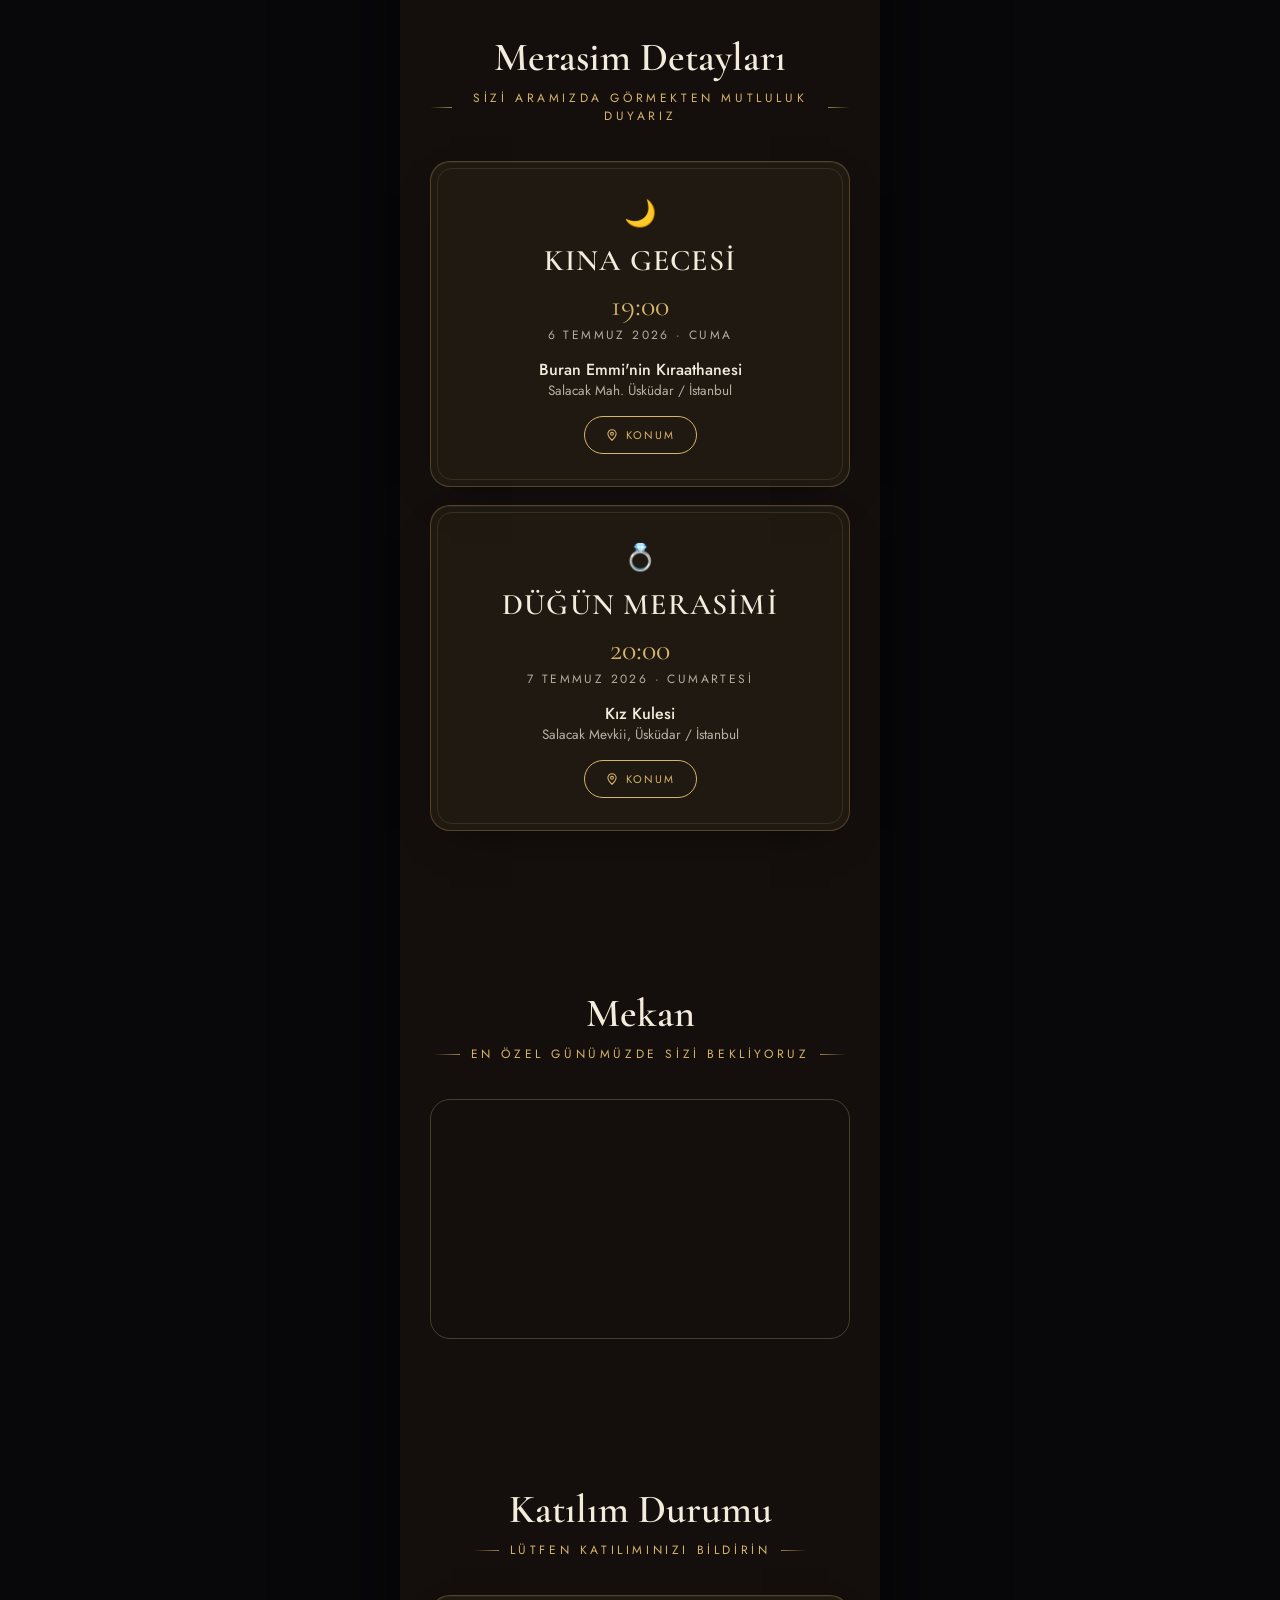
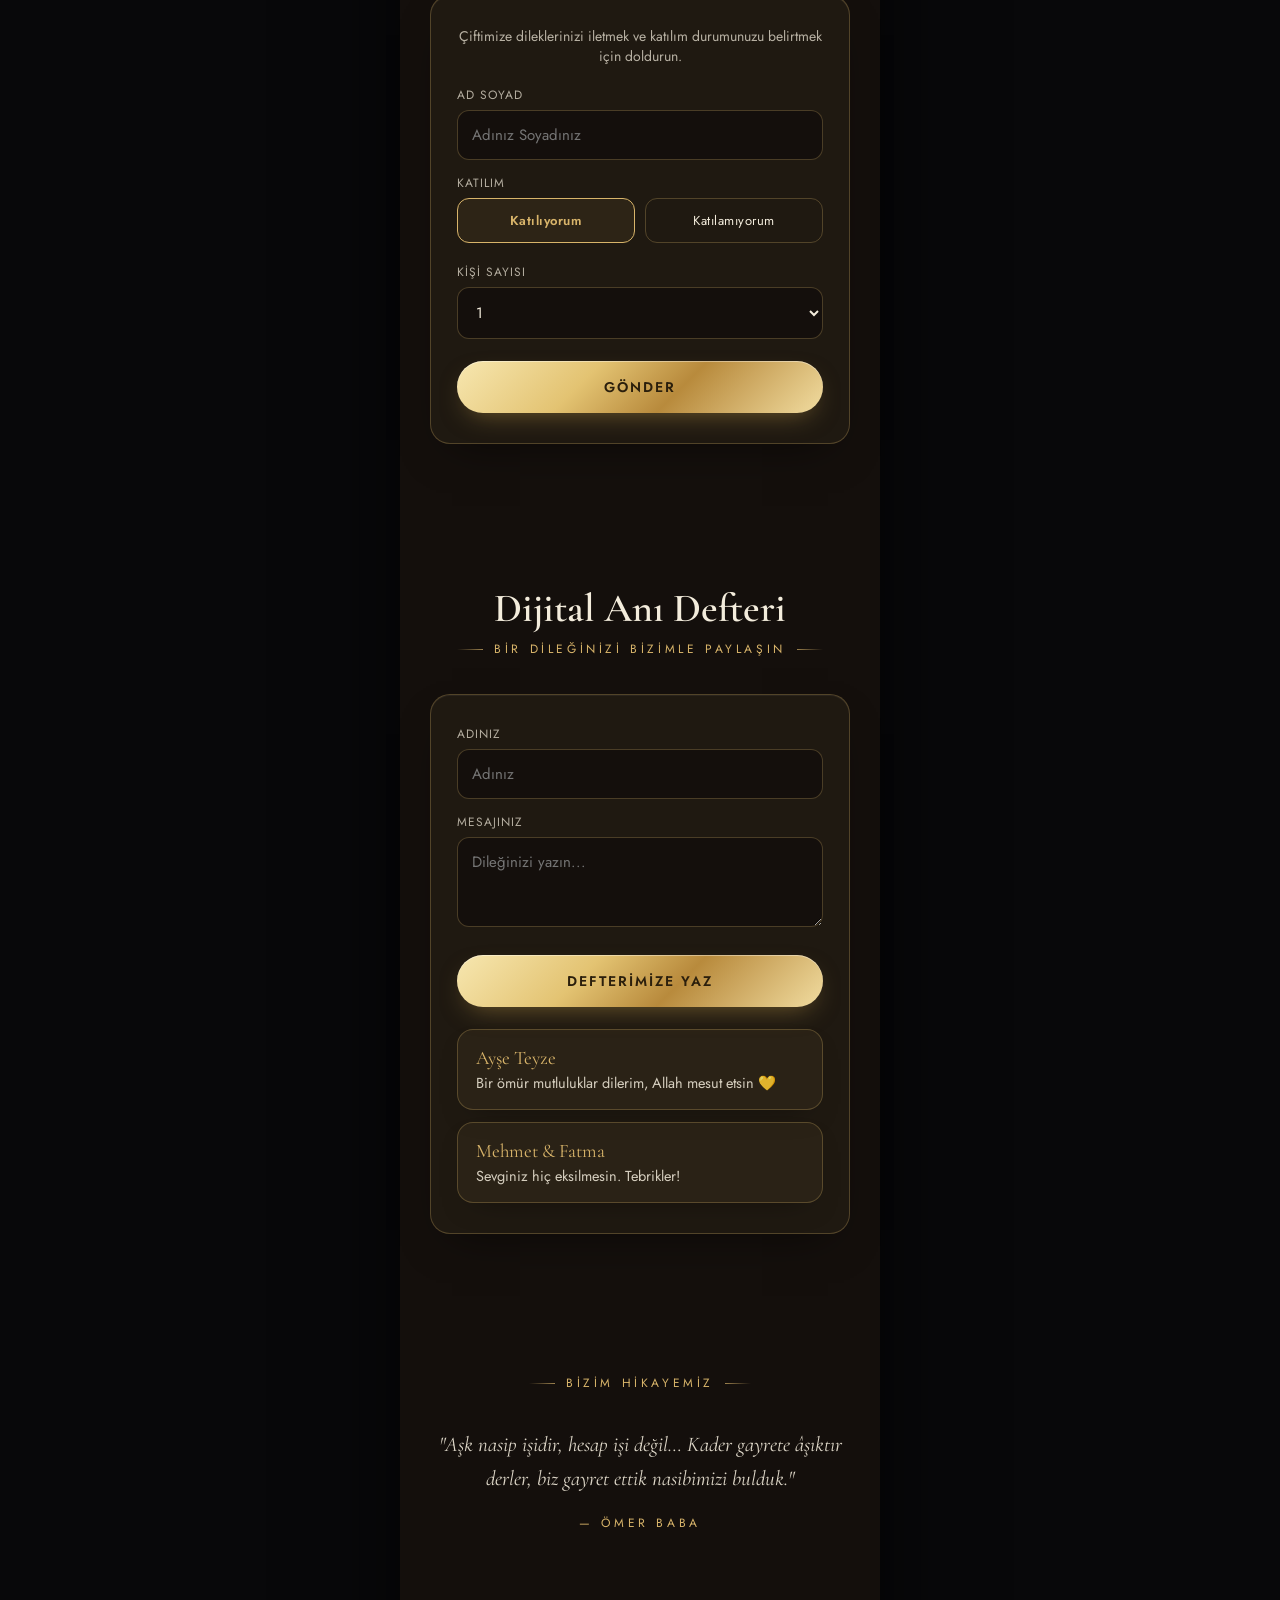
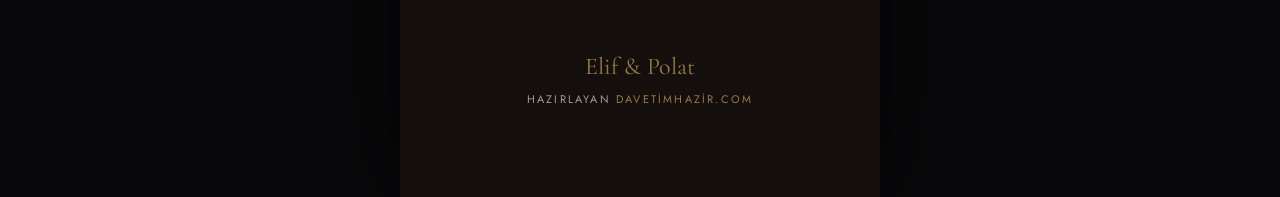
<file: templates/altin-gece.html>
<!DOCTYPE html>
<html lang="tr">
<head>
<meta charset="UTF-8">
<meta name="viewport" content="width=device-width, initial-scale=1.0">
<title>Elif & Polat — Düğün Davetiyesi</title>
<meta name="description" content="Elif & Polat'ın düğününe davetlisiniz — 7 Temmuz 2026.">
<link rel="preconnect" href="https://fonts.googleapis.com">
<link rel="preconnect" href="https://fonts.gstatic.com" crossorigin>
<link href="https://fonts.googleapis.com/css2?family=Cormorant+Garamond:ital,wght@0,500;0,600;1,500;1,600&family=Jost:wght@300;400;500;600&display=swap" rel="stylesheet">
<link rel="stylesheet" href="invitation.css">
<link rel="icon" href="data:image/svg+xml,<svg xmlns='http://www.w3.org/2000/svg' viewBox='0 0 100 100'><text y='.9em' font-size='90'>💍</text></svg>">
</head>
<body>
<div class="inv theme-altin" id="inv">

  <div id="petals" data-glyph="✦"></div>

  <!-- COVER -->
  <section class="cover" id="cover">
    <div class="eyebrow">Davetlisiniz</div>
    <h1 class="names">Elif<span class="amp">&amp;</span>Polat</h1>
    <div class="rule"></div>
    <div class="date">7 Temmuz 2026 · İstanbul</div>
    <button class="open-btn" id="openBtn">Davetiyeyi Aç</button>
    <div class="music-hint">♪ Müzikle açılır</div>
  </section>

  <!-- music + nav -->
  <button class="music-toggle" id="musicToggle" aria-label="Müzik">
    <svg viewBox="0 0 24 24" fill="none" stroke="currentColor" stroke-width="1.6"><path d="M9 18V5l11-2v13"/><circle cx="6" cy="18" r="3"/><circle cx="17" cy="16" r="3"/></svg>
  </button>
  <audio id="bgMusic" loop preload="none"><!-- Cursor: src buraya (Supabase storage) --></audio>

  <!-- COUPLE + COUNTDOWN -->
  <section class="sec" data-sec="cift">
    <div class="couple reveal-i">
      <div class="person">
        <div class="photo">E</div>
        <h3>Elif Eylül</h3>
        <p>Ayşe Eylül'ün kızı</p>
      </div>
      <div class="person">
        <div class="photo">P</div>
        <h3>Polat Alemdar</h3>
        <p>Ömer &amp; Nazife'nin oğlu</p>
      </div>
    </div>

    <div style="height:46px"></div>
    <div class="sub reveal-i">Büyük Güne Kalan</div>
    <div class="countdown reveal-i" id="countdown" data-target="2026-07-07T20:00:00">
      <div class="box"><b data-d>77</b><small>Gün</small></div>
      <div class="box"><b data-h>21</b><small>Saat</small></div>
      <div class="box"><b data-m>15</b><small>Dakika</small></div>
      <div class="box"><b data-s>34</b><small>Saniye</small></div>
    </div>
  </section>

  <!-- EVENTS (merasim) -->
  <section class="sec" data-sec="merasim">
    <div class="label reveal-i">Merasim Detayları</div>
    <div class="sub reveal-i">Sizi aramızda görmekten mutluluk duyarız</div>

    <div class="event reveal-i">
      <div class="ico">🌙</div>
      <h3>KINA GECESİ</h3>
      <div class="when">19:00</div>
      <div class="day">6 Temmuz 2026 · Cuma</div>
      <div class="place">Buran Emmi'nin Kıraathanesi</div>
      <div class="addr">Salacak Mah. Üsküdar / İstanbul</div>
      <a class="map-btn" href="https://www.google.com/maps/search/?api=1&query=Salacak+Üsküdar+İstanbul" target="_blank" rel="noopener">
        <svg viewBox="0 0 24 24" width="14" height="14" fill="none" stroke="currentColor" stroke-width="1.8"><path d="M12 21s-7-6.3-7-11a7 7 0 0 1 14 0c0 4.7-7 11-7 11z"/><circle cx="12" cy="10" r="2.5"/></svg>
        Konum
      </a>
    </div>

    <div class="event reveal-i">
      <div class="ico">💍</div>
      <h3>DÜĞÜN MERASİMİ</h3>
      <div class="when">20:00</div>
      <div class="day">7 Temmuz 2026 · Cumartesi</div>
      <div class="place">Kız Kulesi</div>
      <div class="addr">Salacak Mevkii, Üsküdar / İstanbul</div>
      <a class="map-btn" href="https://www.google.com/maps/search/?api=1&query=Kız+Kulesi+İstanbul" target="_blank" rel="noopener">
        <svg viewBox="0 0 24 24" width="14" height="14" fill="none" stroke="currentColor" stroke-width="1.8"><path d="M12 21s-7-6.3-7-11a7 7 0 0 1 14 0c0 4.7-7 11-7 11z"/><circle cx="12" cy="10" r="2.5"/></svg>
        Konum
      </a>
    </div>
  </section>

  <!-- MAP -->
  <section class="sec" data-sec="mekan">
    <div class="label reveal-i">Mekan</div>
    <div class="sub reveal-i">En özel günümüzde sizi bekliyoruz</div>
    <iframe class="map-embed reveal-i" loading="lazy" referrerpolicy="no-referrer-when-downgrade"
      src="https://www.google.com/maps?q=Kız+Kulesi+İstanbul&output=embed"></iframe>
  </section>

  <!-- RSVP -->
  <section class="sec" data-sec="katilim">
    <div class="label reveal-i">Katılım Durumu</div>
    <div class="sub reveal-i">Lütfen katılımınızı bildirin</div>
    <div class="card-form reveal-i">
      <p class="note">Çiftimize dileklerinizi iletmek ve katılım durumunuzu belirtmek için doldurun.</p>
      <form id="rsvpForm">
        <div class="field">
          <label>Ad Soyad</label>
          <input type="text" name="name" placeholder="Adınız Soyadınız" required>
        </div>
        <div class="field">
          <label>Katılım</label>
          <div class="radios">
            <label><input type="radio" name="attending" value="evet" checked><span>Katılıyorum</span></label>
            <label><input type="radio" name="attending" value="hayir"><span>Katılamıyorum</span></label>
          </div>
        </div>
        <div class="field">
          <label>Kişi Sayısı</label>
          <select name="guests">
            <option>1</option><option>2</option><option>3</option><option>4</option><option>5+</option>
          </select>
        </div>
        <button type="submit" class="submit-btn">Gönder</button>
      </form>
      <div class="form-ok" id="rsvpOk">Teşekkürler! Yanıtınız bize ulaştı ✦</div>
    </div>
  </section>

  <!-- GUESTBOOK -->
  <section class="sec" data-sec="ani">
    <div class="label reveal-i">Dijital Anı Defteri</div>
    <div class="sub reveal-i">Bir dileğinizi bizimle paylaşın</div>
    <div class="card-form reveal-i">
      <form id="guestForm">
        <div class="field">
          <label>Adınız</label>
          <input type="text" name="name" placeholder="Adınız" required>
        </div>
        <div class="field">
          <label>Mesajınız</label>
          <textarea name="message" placeholder="Dileğinizi yazın..." required></textarea>
        </div>
        <button type="submit" class="submit-btn">Defterimize Yaz</button>
      </form>
      <div class="guest-list" id="guestList">
        <div class="guest reveal-i"><div class="g-name">Ayşe Teyze</div><div class="g-msg">Bir ömür mutluluklar dilerim, Allah mesut etsin 💛</div></div>
        <div class="guest reveal-i"><div class="g-name">Mehmet & Fatma</div><div class="g-msg">Sevginiz hiç eksilmesin. Tebrikler!</div></div>
      </div>
    </div>
  </section>

  <!-- STORY -->
  <section class="sec story" data-sec="hikaye">
    <div class="sub reveal-i">Bizim Hikayemiz</div>
    <div class="reveal-i">
      <p>"Aşk nasip işidir, hesap işi değil… Kader gayrete âşıktır derler, biz gayret ettik nasibimizi bulduk."</p>
      <div class="sign">— Ömer Baba</div>
    </div>
  </section>

  <!-- FOOTER -->
  <div class="inv-footer">
    <div class="h">Elif &amp; Polat</div>
    <div class="brand">Hazırlayan <a href="https://davetimhazir.com" target="_blank" rel="noopener">davetimhazir.com</a></div>
  </div>

  <!-- BOTTOM NAV -->
  <nav class="bottom-nav">
    <a href="#cift" class="active" aria-label="Çift"><svg viewBox="0 0 24 24" fill="none" stroke="currentColor" stroke-width="1.6"><path d="M3 11l9-8 9 8"/><path d="M5 10v10h14V10"/></svg></a>
    <a href="#ani" aria-label="Dilekler"><svg viewBox="0 0 24 24" fill="none" stroke="currentColor" stroke-width="1.6"><path d="M12 21s-7-4.4-7-10a4 4 0 0 1 7-2.6A4 4 0 0 1 19 11c0 5.6-7 10-7 10z"/></svg></a>
    <a href="#merasim" aria-label="Tarih"><svg viewBox="0 0 24 24" fill="none" stroke="currentColor" stroke-width="1.6"><rect x="3" y="4" width="18" height="18" rx="2"/><path d="M16 2v4M8 2v4M3 10h18"/></svg></a>
    <a href="#katilim" aria-label="Katılım"><svg viewBox="0 0 24 24" fill="none" stroke="currentColor" stroke-width="1.6"><path d="M4 4h16v12H5.2L4 17.5z"/></svg></a>
  </nav>

</div>

<script>window.INVITE = { slug: "elif-polat", theme: "altin" };</script>
<script src="invitation.js"></script>
</body>
</html>
</file>
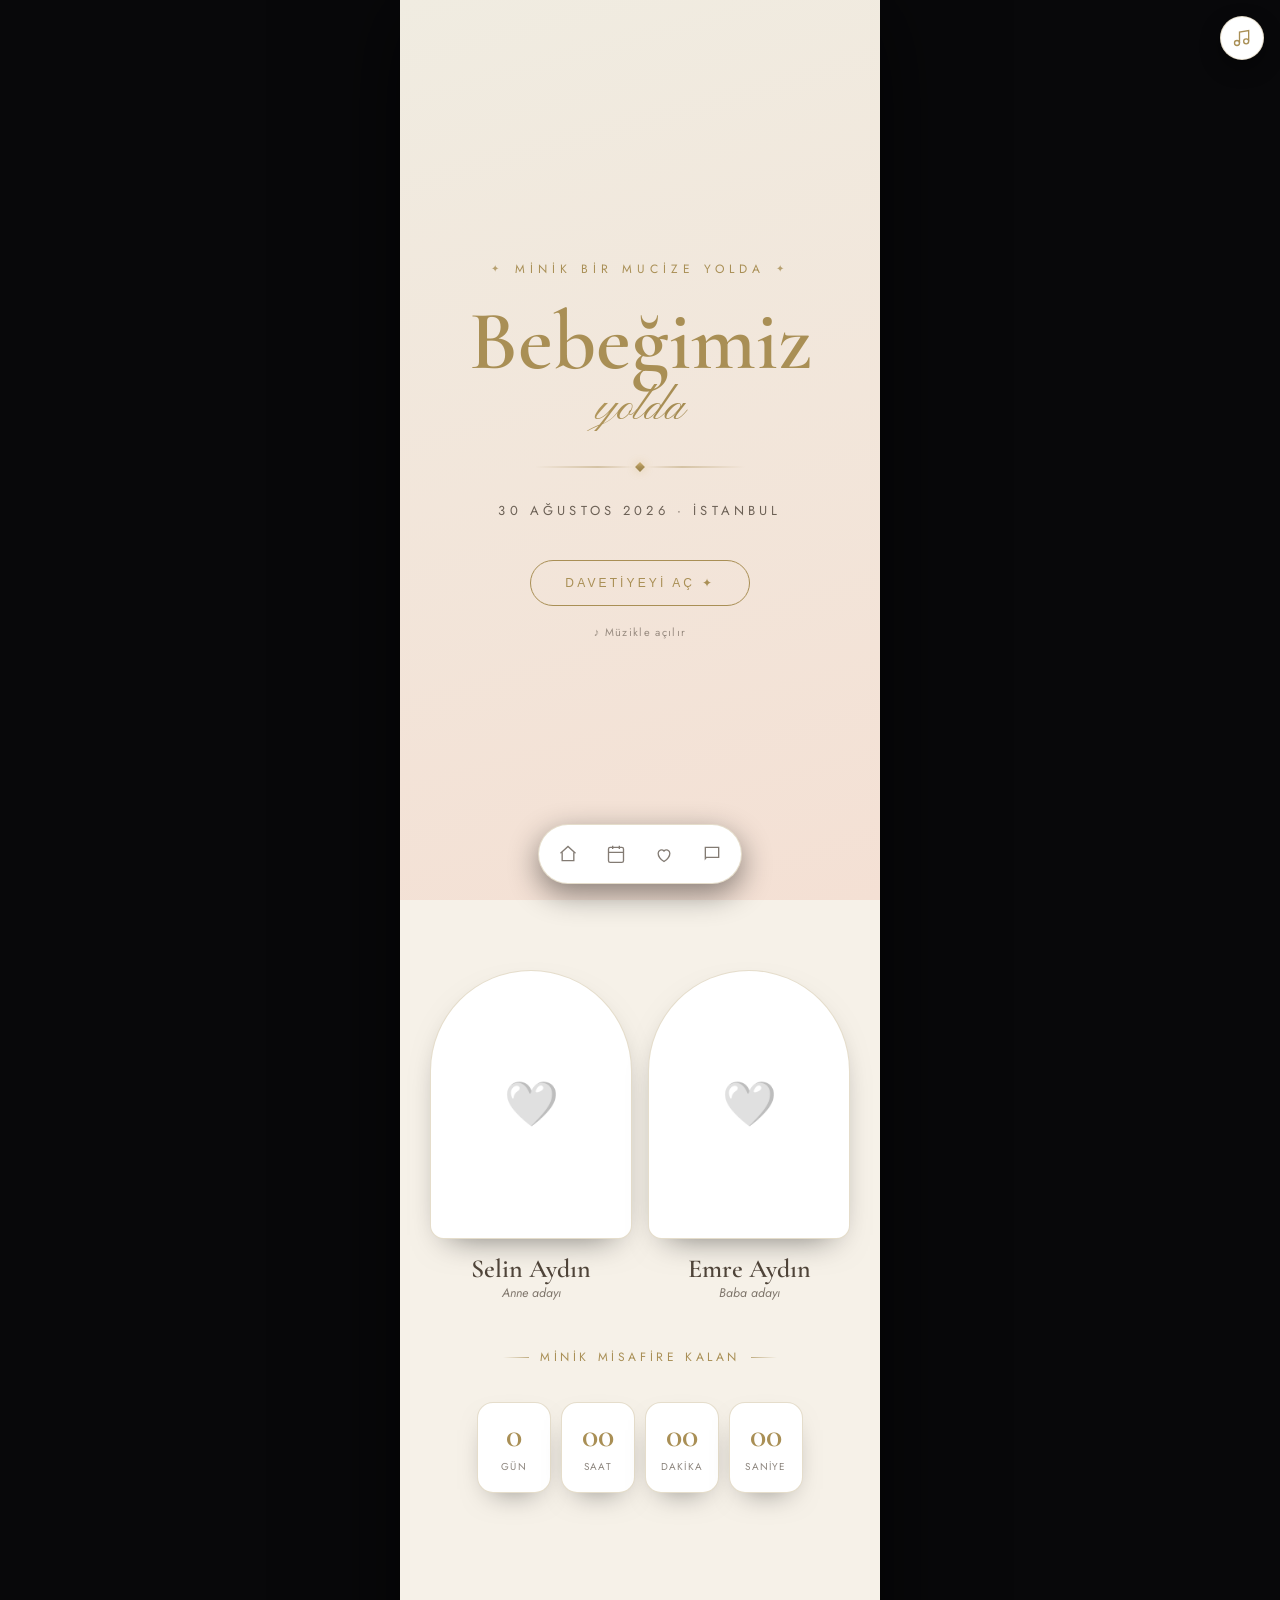
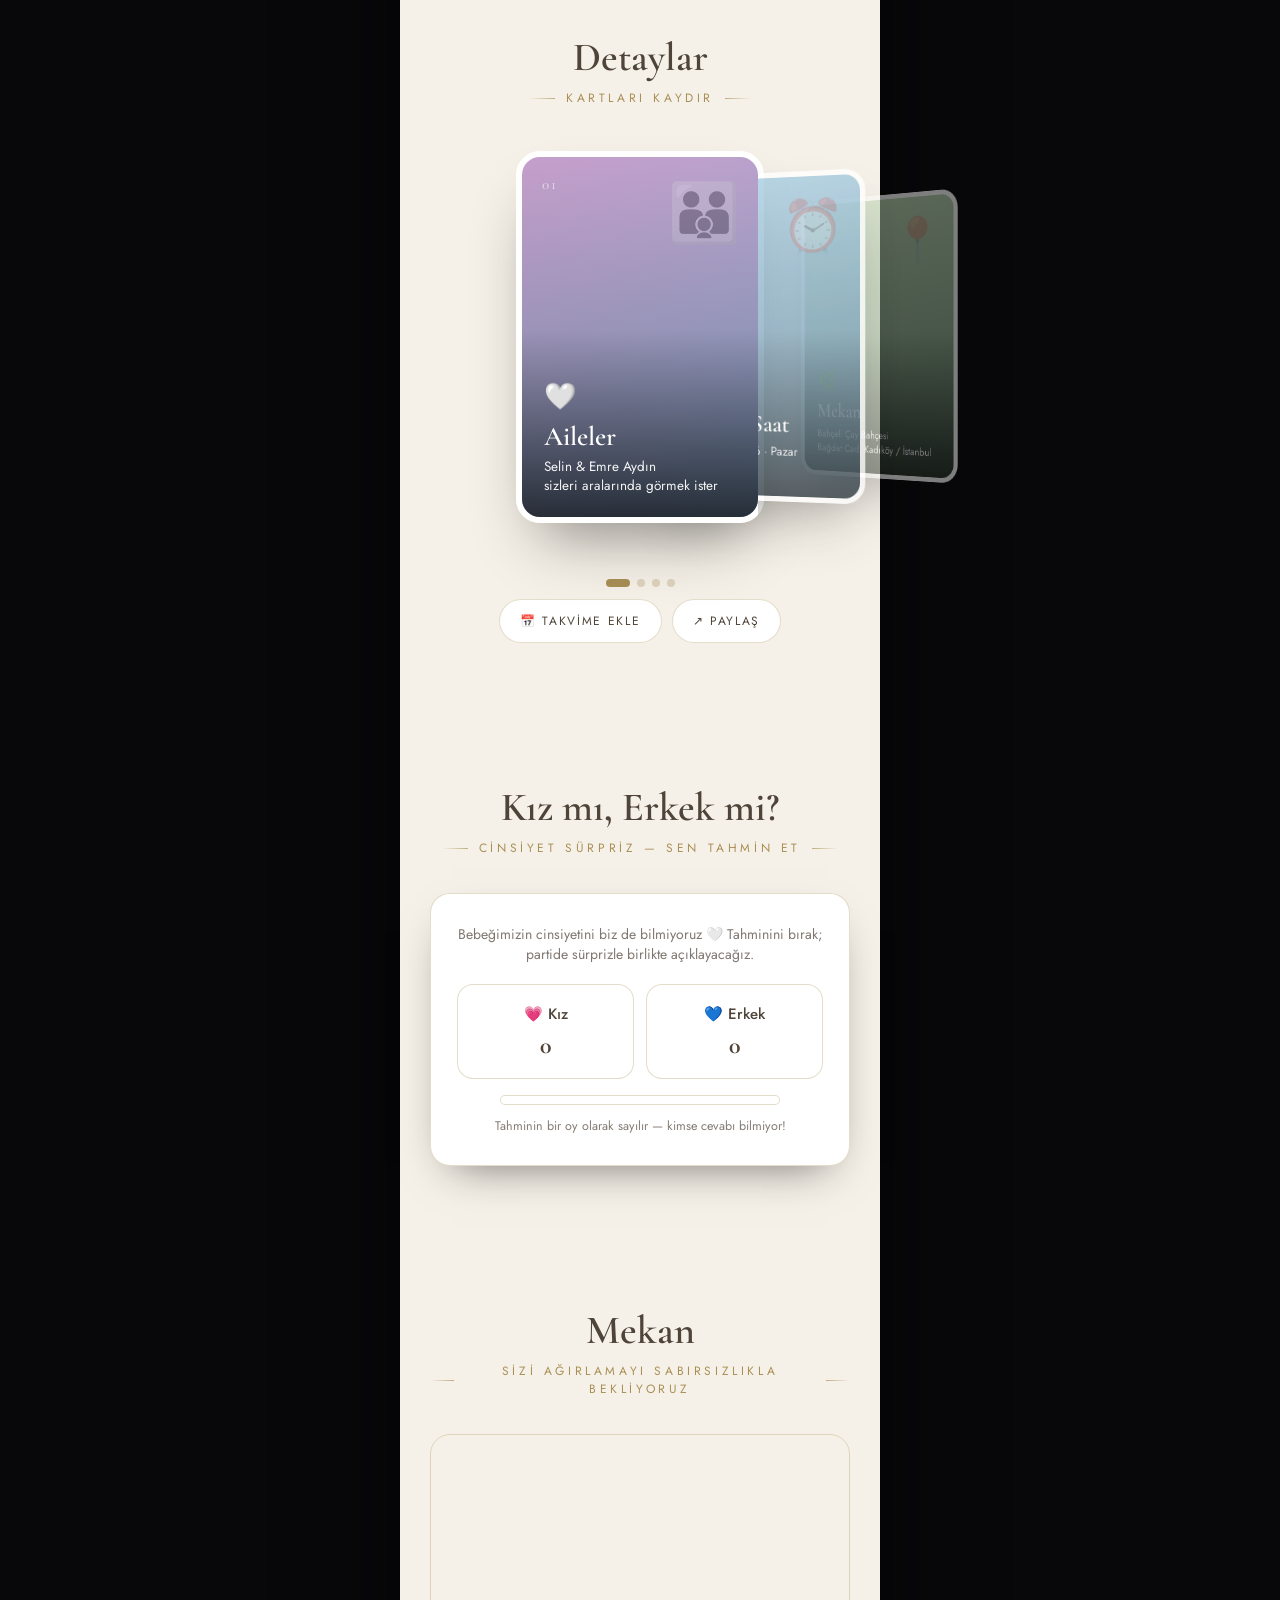
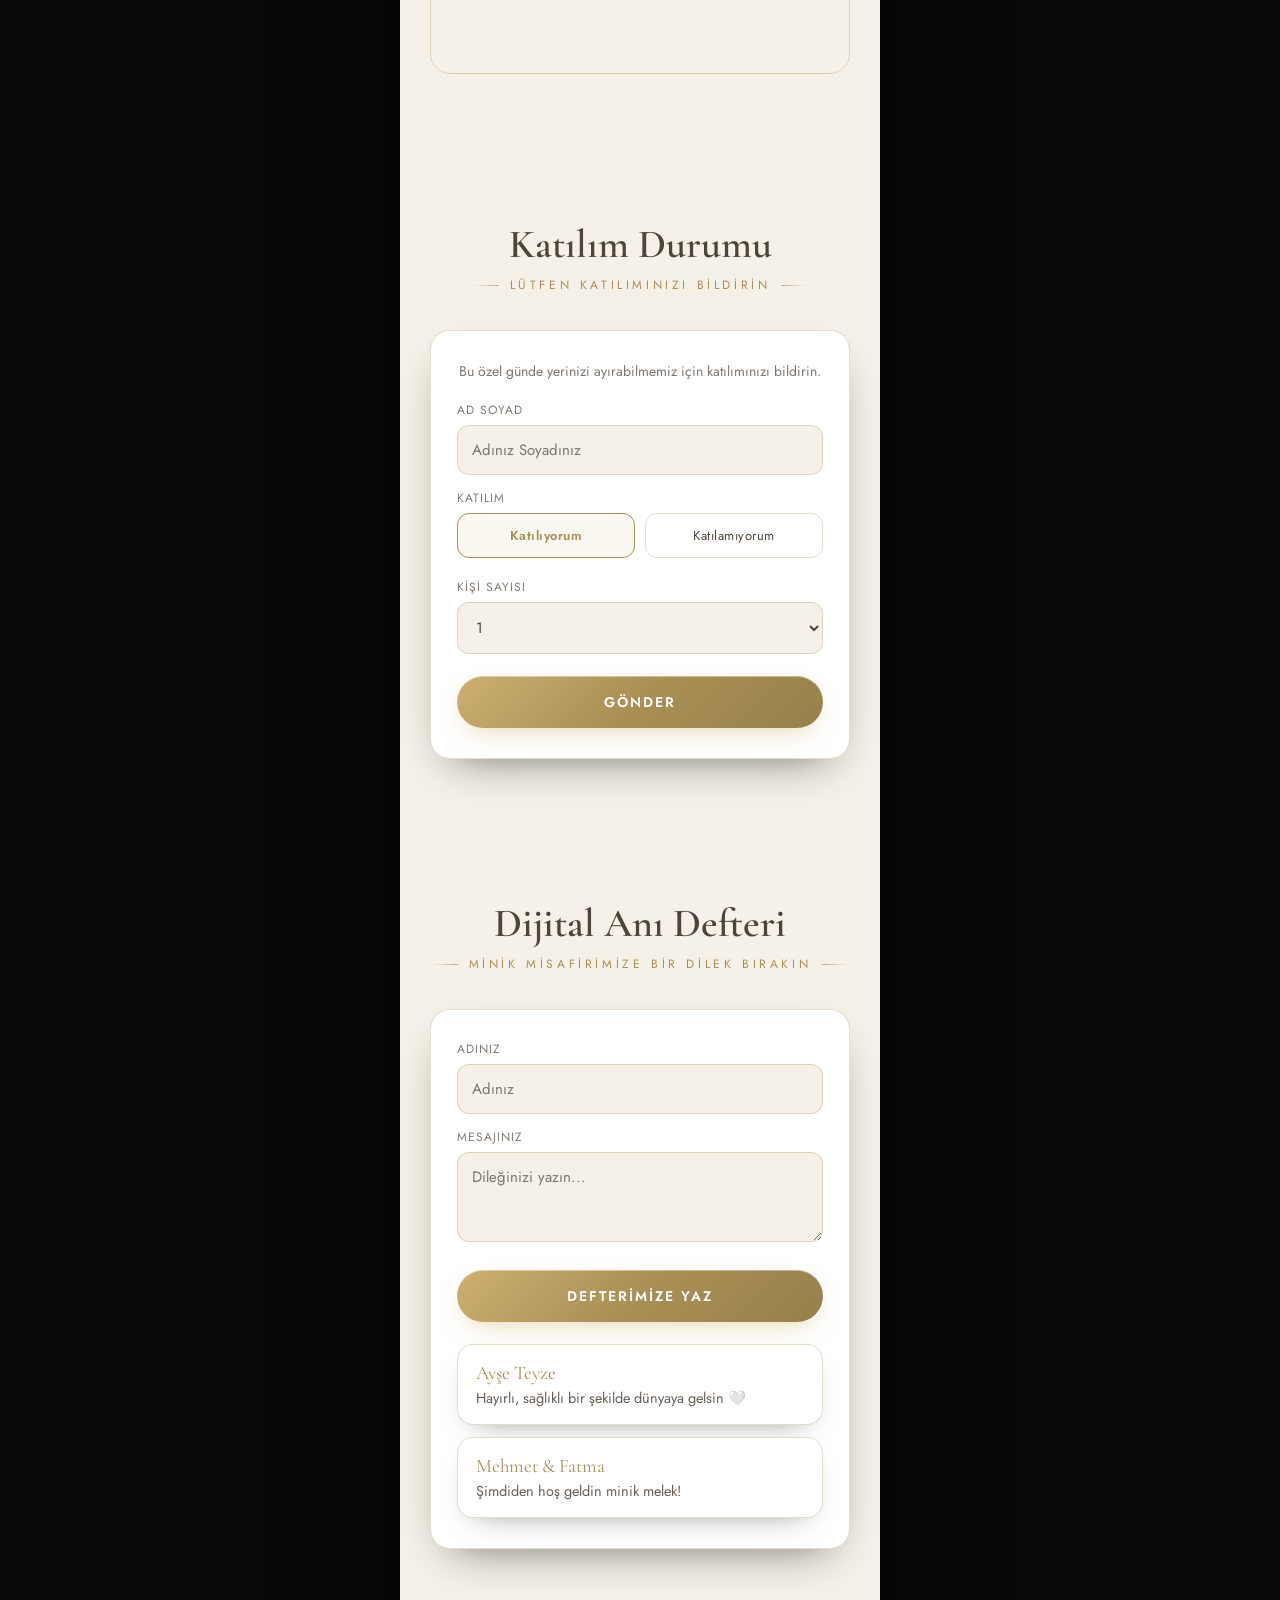
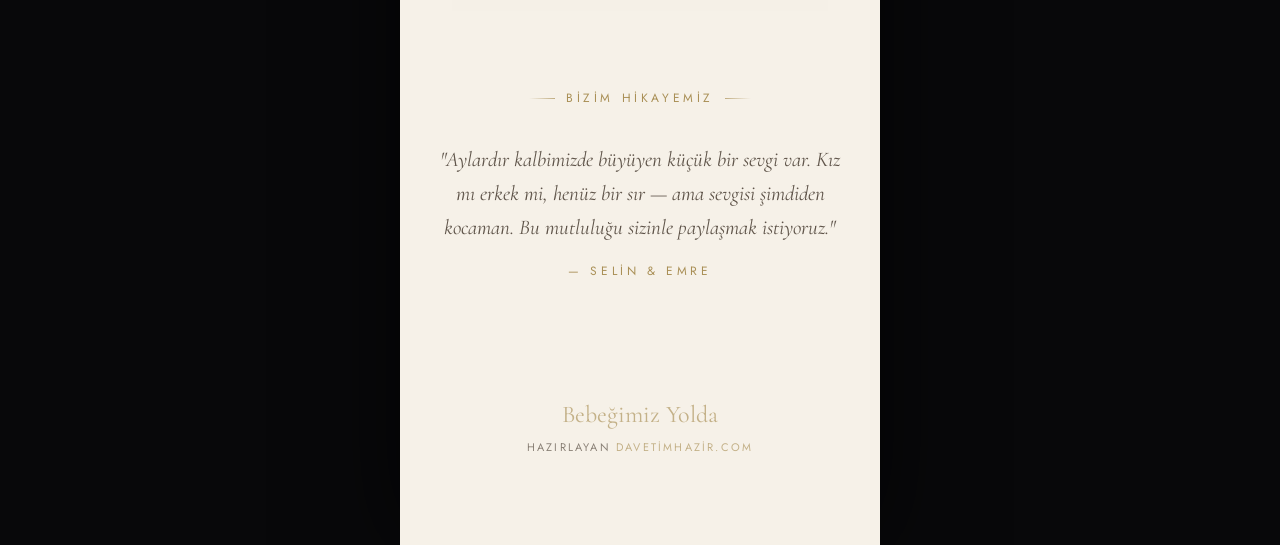
<file: templates/bebek.html>
<!DOCTYPE html>
<html lang="tr">
<head>
<meta charset="UTF-8">
<meta name="viewport" content="width=device-width, initial-scale=1.0">
<title>Bebeğimiz Yolda — Baby Shower Davetiyesi</title>
<meta name="description" content="Minik bir mucizeyi karşılama partimize davetlisiniz — 30 Ağustos 2026. Cinsiyet sürpriz: tahminini bırak, partide birlikte öğrenelim.">
<link rel="preconnect" href="https://fonts.googleapis.com">
<link rel="preconnect" href="https://fonts.gstatic.com" crossorigin>
<link href="https://fonts.googleapis.com/css2?family=Cormorant+Garamond:ital,wght@0,500;0,600;1,500;1,600&family=Jost:wght@300;400;500;600&display=swap" rel="stylesheet">
<link rel="stylesheet" href="invitation.css">
<link rel="icon" href="data:image/svg+xml,<svg xmlns='http://www.w3.org/2000/svg' viewBox='0 0 100 100'><text y='.9em' font-size='90'>🎈</text></svg>">
</head>
<body>
<div class="inv theme-bebek" id="inv">

  <div id="petals" data-glyph="✦"></div>

  <!-- COVER -->
  <section class="cover" id="cover">
    <div class="eyebrow">Minik bir mucize yolda</div>
    <h1 class="names">Bebeğimiz<span class="amp">yolda</span></h1>
    <div class="rule"></div>
    <div class="date">30 Ağustos 2026 · İstanbul</div>
    <button class="open-btn" id="openBtn">Davetiyeyi Aç</button>
    <div class="music-hint">♪ Müzikle açılır</div>
  </section>

  <!-- music -->
  <button class="music-toggle" id="musicToggle" aria-label="Müzik">
    <svg viewBox="0 0 24 24" fill="none" stroke="currentColor" stroke-width="1.6"><path d="M9 18V5l11-2v13"/><circle cx="6" cy="18" r="3"/><circle cx="17" cy="16" r="3"/></svg>
  </button>
  <audio id="bgMusic" loop preload="none"><!-- Cursor: src buraya (Supabase storage) --></audio>

  <!-- ANNE-BABA + COUNTDOWN -->
  <section class="sec" data-sec="cift">
    <div class="couple reveal-i">
      <div class="person">
        <div class="photo">🤍</div>
        <h3>Selin Aydın</h3>
        <p>Anne adayı</p>
      </div>
      <div class="person">
        <div class="photo">🤍</div>
        <h3>Emre Aydın</h3>
        <p>Baba adayı</p>
      </div>
    </div>

    <div style="height:46px"></div>
    <div class="sub reveal-i">Minik Misafire Kalan</div>
    <div class="countdown reveal-i" id="countdown" data-target="2026-08-30T15:00:00">
      <div class="box"><b data-d>77</b><small>Gün</small></div>
      <div class="box"><b data-h>21</b><small>Saat</small></div>
      <div class="box"><b data-m>15</b><small>Dakika</small></div>
      <div class="box"><b data-s>34</b><small>Saniye</small></div>
    </div>
  </section>

  <!-- DETAYLAR — 3D carousel -->
  <section class="sec" data-sec="merasim">
    <div class="label reveal-i">Detaylar</div>
    <div class="sub reveal-i">kartları kaydır</div>
    <div class="dcarousel reveal-i" data-carousel>
      <div class="dtrack">
        <div class="dcard" style="--cbg:linear-gradient(160deg,#c9a2cf,#8fb0d6)">
          <div class="dnum">01</div><div class="dwm">👪</div>
          <div class="dcontent"><div class="dico">🤍</div><h3>Aileler</h3><p>Selin &amp; Emre Aydın<br>sizleri aralarında görmek ister</p></div>
        </div>
        <div class="dcard" style="--cbg:linear-gradient(160deg,#a8d0e6,#7aa9c9)">
          <div class="dnum">02</div><div class="dwm">⏰</div>
          <div class="dcontent"><div class="dico">📅</div><h3>Tarih &amp; Saat</h3><p>30 Ağustos 2026 · Pazar<br><span class="dsmall">Saat 15:00</span></p></div>
        </div>
        <div class="dcard" style="--cbg:linear-gradient(160deg,#bcd6b2,#8fb996)">
          <div class="dnum">03</div><div class="dwm">📍</div>
          <div class="dcontent"><div class="dico">🌿</div><h3>Mekan</h3><p>Bahçeli Çay Bahçesi<br><span class="dsmall">Bağdat Cad. Kadıköy / İstanbul</span></p></div>
        </div>
        <div class="dcard" style="--cbg:linear-gradient(160deg,#f3c3a6,#e79e84)">
          <div class="dnum">04</div><div class="dwm">🎁</div>
          <div class="dcontent"><div class="dico">🍼</div><h3>Hediye Köşesi</h3><p>Bebek bezi, kitap ya da minik bir not<br><span class="dsmall">en güzel hediye sizsiniz</span></p></div>
        </div>
      </div>
      <div class="ddots"></div>
    </div>
    <div class="actions reveal-i">
      <span class="chip" id="calBtn" data-start="20260830T120000Z" data-end="20260830T150000Z" data-title="Bebeğimiz Yolda — Baby Shower" data-loc="Bağdat Caddesi Kadıköy İstanbul">📅 Takvime Ekle</span>
      <span class="chip" id="shareBtn">↗ Paylaş</span>
    </div>
  </section>

  <!-- CİNSİYET TAHMİNİ (sürpriz) -->
  <section class="sec" data-sec="tahmin">
    <div class="label reveal-i">Kız mı, Erkek mi?</div>
    <div class="sub reveal-i">cinsiyet sürpriz — sen tahmin et</div>
    <div class="card-form reveal-i" id="guess" data-kiz="0" data-erkek="0">
      <p class="note">Bebeğimizin cinsiyetini biz de bilmiyoruz 🤍 Tahminini bırak; partide sürprizle birlikte açıklayacağız.</p>
      <div class="guess-wrap">
        <button type="button" class="guess-btn pink" data-g="kiz">💗 Kız <b>0</b></button>
        <button type="button" class="guess-btn blue" data-g="erkek">💙 Erkek <b>0</b></button>
      </div>
      <div class="guess-bar"><span class="gb-pink"></span><span class="gb-blue"></span></div>
      <p class="guess-note">Tahminin bir oy olarak sayılır — kimse cevabı bilmiyor!</p>
    </div>
  </section>

  <!-- MAP -->
  <section class="sec" data-sec="mekan">
    <div class="label reveal-i">Mekan</div>
    <div class="sub reveal-i">Sizi ağırlamayı sabırsızlıkla bekliyoruz</div>
    <iframe class="map-embed reveal-i" loading="lazy" referrerpolicy="no-referrer-when-downgrade"
      src="https://www.google.com/maps?q=Bağdat+Caddesi+Kadıköy+İstanbul&output=embed"></iframe>
  </section>

  <!-- RSVP -->
  <section class="sec" data-sec="katilim">
    <div class="label reveal-i">Katılım Durumu</div>
    <div class="sub reveal-i">Lütfen katılımınızı bildirin</div>
    <div class="card-form reveal-i">
      <p class="note">Bu özel günde yerinizi ayırabilmemiz için katılımınızı bildirin.</p>
      <form id="rsvpForm">
        <div class="field">
          <label>Ad Soyad</label>
          <input type="text" name="name" placeholder="Adınız Soyadınız" required>
        </div>
        <div class="field">
          <label>Katılım</label>
          <div class="radios">
            <label><input type="radio" name="attending" value="evet" checked><span>Katılıyorum</span></label>
            <label><input type="radio" name="attending" value="hayir"><span>Katılamıyorum</span></label>
          </div>
        </div>
        <div class="field">
          <label>Kişi Sayısı</label>
          <select name="guests">
            <option>1</option><option>2</option><option>3</option><option>4</option><option>5+</option>
          </select>
        </div>
        <button type="submit" class="submit-btn">Gönder</button>
      </form>
      <div class="form-ok" id="rsvpOk">Teşekkürler! Yanıtınız bize ulaştı ✦</div>
    </div>
  </section>

  <!-- GUESTBOOK -->
  <section class="sec" data-sec="ani">
    <div class="label reveal-i">Dijital Anı Defteri</div>
    <div class="sub reveal-i">Minik misafirimize bir dilek bırakın</div>
    <div class="card-form reveal-i">
      <form id="guestForm">
        <div class="field">
          <label>Adınız</label>
          <input type="text" name="name" placeholder="Adınız" required>
        </div>
        <div class="field">
          <label>Mesajınız</label>
          <textarea name="message" placeholder="Dileğinizi yazın..." required></textarea>
        </div>
        <button type="submit" class="submit-btn">Defterimize Yaz</button>
      </form>
      <div class="guest-list" id="guestList">
        <div class="guest reveal-i"><div class="g-name">Ayşe Teyze</div><div class="g-msg">Hayırlı, sağlıklı bir şekilde dünyaya gelsin 🤍</div></div>
        <div class="guest reveal-i"><div class="g-name">Mehmet &amp; Fatma</div><div class="g-msg">Şimdiden hoş geldin minik melek!</div></div>
      </div>
    </div>
  </section>

  <!-- STORY -->
  <section class="sec story" data-sec="hikaye">
    <div class="sub reveal-i">Bizim Hikayemiz</div>
    <div class="reveal-i">
      <p>"Aylardır kalbimizde büyüyen küçük bir sevgi var. Kız mı erkek mi, henüz bir sır — ama sevgisi şimdiden kocaman. Bu mutluluğu sizinle paylaşmak istiyoruz."</p>
      <div class="sign">— Selin &amp; Emre</div>
    </div>
  </section>

  <!-- FOOTER -->
  <div class="inv-footer">
    <div class="h">Bebeğimiz Yolda</div>
    <div class="brand">Hazırlayan <a href="https://davetimhazir.com" target="_blank" rel="noopener">davetimhazir.com</a></div>
  </div>

  <!-- BOTTOM NAV -->
  <nav class="bottom-nav">
    <a href="#cift" class="active" aria-label="Anne-Baba"><svg viewBox="0 0 24 24" fill="none" stroke="currentColor" stroke-width="1.6"><path d="M3 11l9-8 9 8"/><path d="M5 10v10h14V10"/></svg></a>
    <a href="#merasim" aria-label="Detaylar"><svg viewBox="0 0 24 24" fill="none" stroke="currentColor" stroke-width="1.6"><rect x="3" y="4" width="18" height="18" rx="2"/><path d="M16 2v4M8 2v4M3 10h18"/></svg></a>
    <a href="#tahmin" aria-label="Tahmin"><svg viewBox="0 0 24 24" fill="none" stroke="currentColor" stroke-width="1.6"><path d="M12 21s-7-4.4-7-10a4 4 0 0 1 7-2.6A4 4 0 0 1 19 11c0 5.6-7 10-7 10z"/></svg></a>
    <a href="#katilim" aria-label="Katılım"><svg viewBox="0 0 24 24" fill="none" stroke="currentColor" stroke-width="1.6"><path d="M4 4h16v12H5.2L4 17.5z"/></svg></a>
  </nav>

</div>

<script>window.INVITE = { slug: "aydin-babyshower", theme: "bebek" };</script>
<script src="invitation.js"></script>
</body>
</html>
</file>
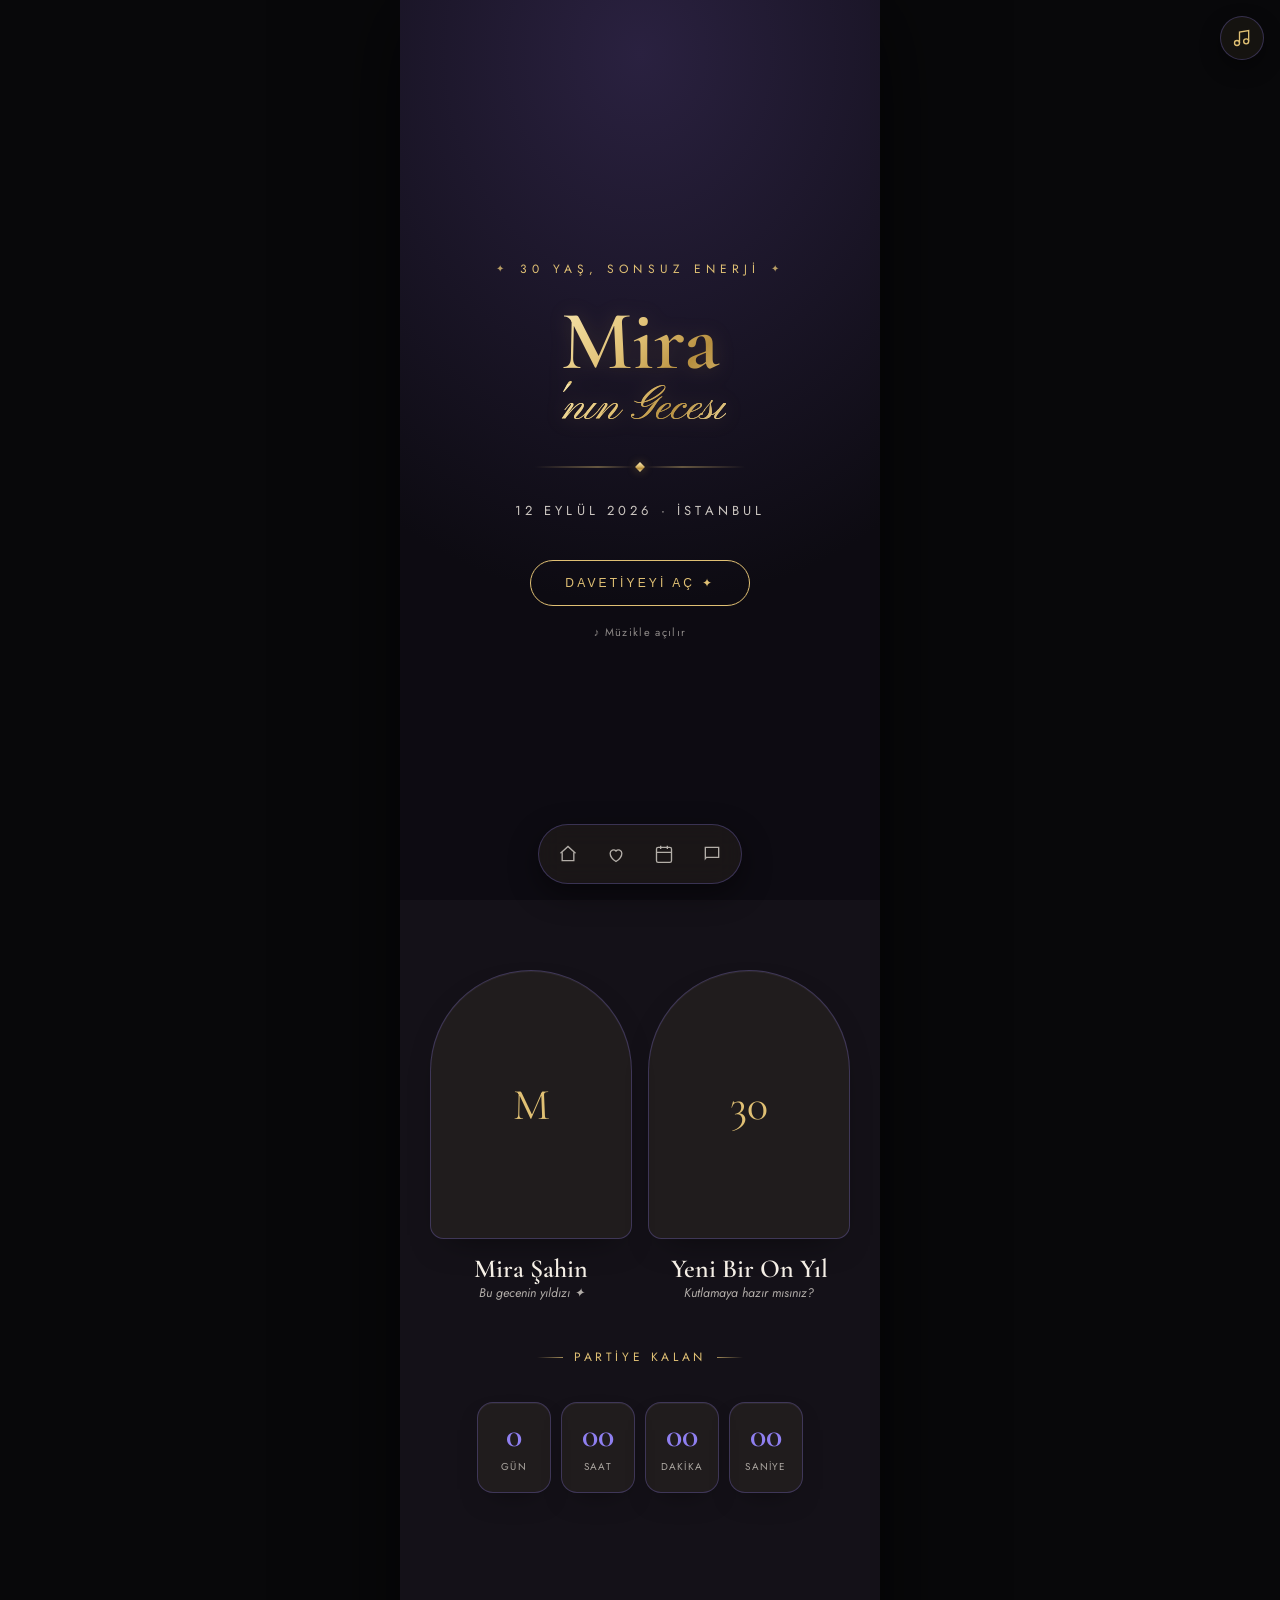
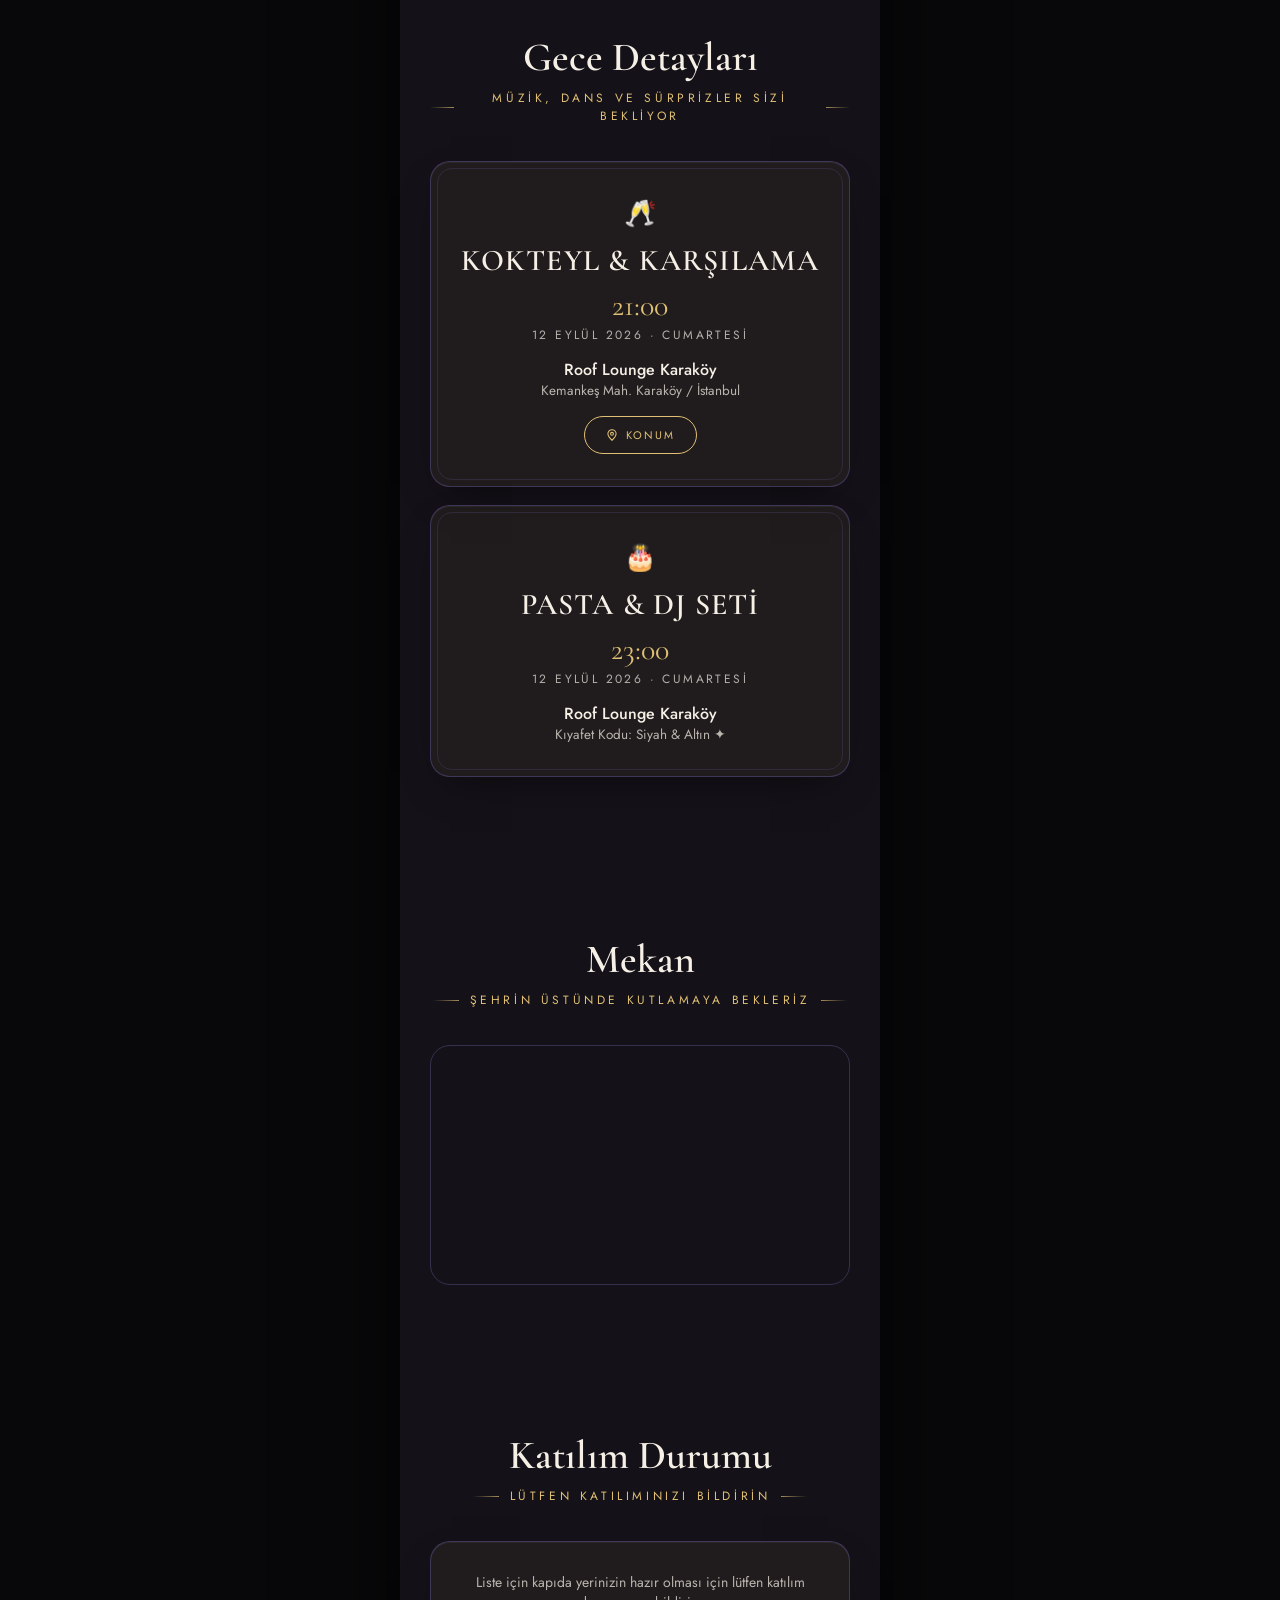
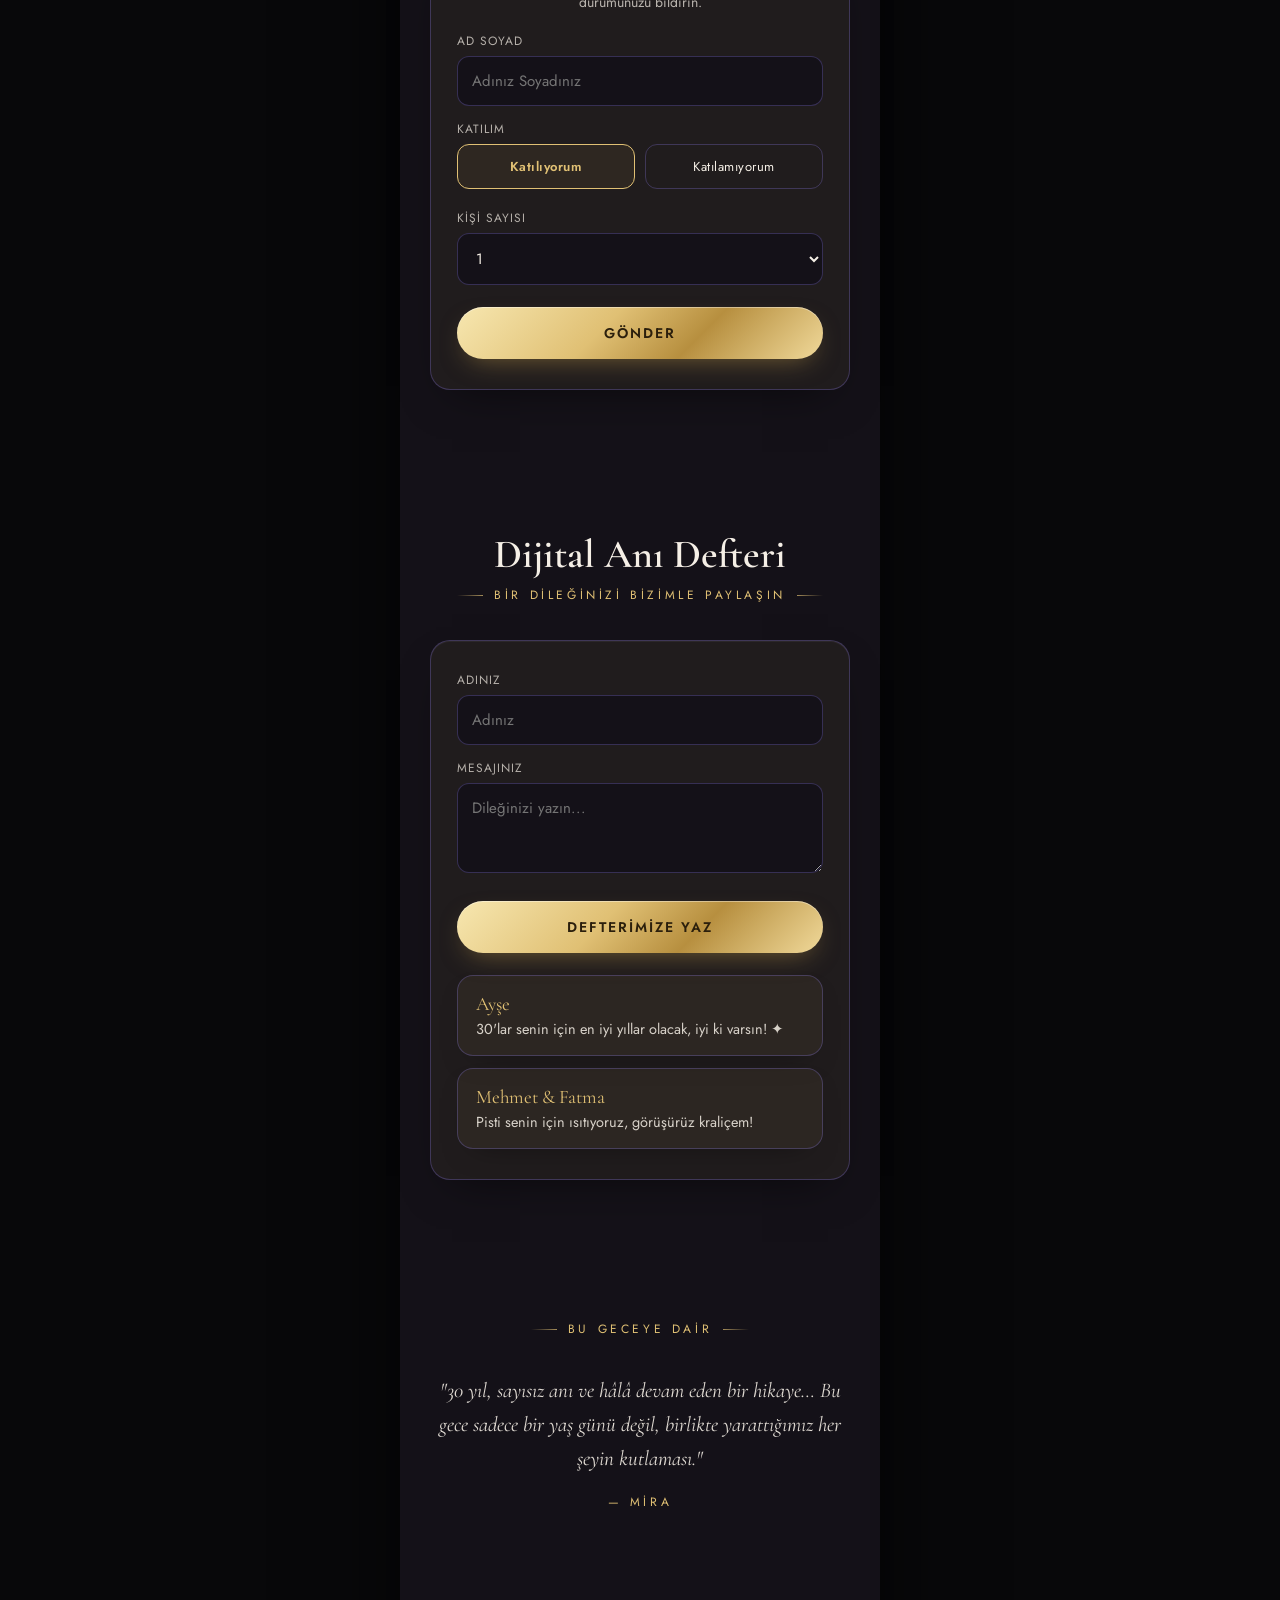
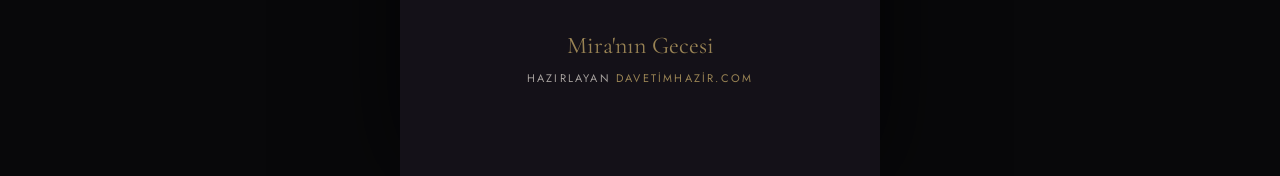
<file: templates/dogumgunu.html>
<!DOCTYPE html>
<html lang="tr">
<head>
<meta charset="UTF-8">
<meta name="viewport" content="width=device-width, initial-scale=1.0">
<title>Mira'nın 30. Yaş Günü Davetiyesi</title>
<meta name="description" content="Mira'nın 30. yaş günü kutlamasına davetlisiniz — 12 Eylül 2026.">
<link rel="preconnect" href="https://fonts.googleapis.com">
<link rel="preconnect" href="https://fonts.gstatic.com" crossorigin>
<link href="https://fonts.googleapis.com/css2?family=Cormorant+Garamond:ital,wght@0,500;0,600;1,500;1,600&family=Jost:wght@300;400;500;600&display=swap" rel="stylesheet">
<link rel="stylesheet" href="invitation.css">
<link rel="icon" href="data:image/svg+xml,<svg xmlns='http://www.w3.org/2000/svg' viewBox='0 0 100 100'><text y='.9em' font-size='90'>🎉</text></svg>">
</head>
<body>
<div class="inv theme-dogumgunu" id="inv">

  <div id="petals" data-glyph="✦"></div>

  <!-- COVER -->
  <section class="cover" id="cover">
    <div class="eyebrow">30 Yaş, Sonsuz Enerji</div>
    <h1 class="names">Mira<span class="amp">'nın Gecesi</span></h1>
    <div class="rule"></div>
    <div class="date">12 Eylül 2026 · İstanbul</div>
    <button class="open-btn" id="openBtn">Davetiyeyi Aç</button>
    <div class="music-hint">♪ Müzikle açılır</div>
  </section>

  <!-- music + nav -->
  <button class="music-toggle" id="musicToggle" aria-label="Müzik">
    <svg viewBox="0 0 24 24" fill="none" stroke="currentColor" stroke-width="1.6"><path d="M9 18V5l11-2v13"/><circle cx="6" cy="18" r="3"/><circle cx="17" cy="16" r="3"/></svg>
  </button>
  <audio id="bgMusic" loop preload="none"><!-- Cursor: src buraya (Supabase storage) --></audio>

  <!-- COUPLE + COUNTDOWN -->
  <section class="sec" data-sec="cift">
    <div class="couple reveal-i">
      <div class="person">
        <div class="photo">M</div>
        <h3>Mira Şahin</h3>
        <p>Bu gecenin yıldızı ✦</p>
      </div>
      <div class="person">
        <div class="photo">30</div>
        <h3>Yeni Bir On Yıl</h3>
        <p>Kutlamaya hazır mısınız?</p>
      </div>
    </div>

    <div style="height:46px"></div>
    <div class="sub reveal-i">Partiye Kalan</div>
    <div class="countdown reveal-i" id="countdown" data-target="2026-09-12T21:00:00">
      <div class="box"><b data-d>77</b><small>Gün</small></div>
      <div class="box"><b data-h>21</b><small>Saat</small></div>
      <div class="box"><b data-m>15</b><small>Dakika</small></div>
      <div class="box"><b data-s>34</b><small>Saniye</small></div>
    </div>
  </section>

  <!-- EVENTS (merasim) -->
  <section class="sec" data-sec="merasim">
    <div class="label reveal-i">Gece Detayları</div>
    <div class="sub reveal-i">Müzik, dans ve sürprizler sizi bekliyor</div>

    <div class="event reveal-i">
      <div class="ico">🥂</div>
      <h3>KOKTEYL &amp; KARŞILAMA</h3>
      <div class="when">21:00</div>
      <div class="day">12 Eylül 2026 · Cumartesi</div>
      <div class="place">Roof Lounge Karaköy</div>
      <div class="addr">Kemankeş Mah. Karaköy / İstanbul</div>
      <a class="map-btn" href="https://www.google.com/maps/search/?api=1&query=Karaköy+İstanbul" target="_blank" rel="noopener">
        <svg viewBox="0 0 24 24" width="14" height="14" fill="none" stroke="currentColor" stroke-width="1.8"><path d="M12 21s-7-6.3-7-11a7 7 0 0 1 14 0c0 4.7-7 11-7 11z"/><circle cx="12" cy="10" r="2.5"/></svg>
        Konum
      </a>
    </div>

    <div class="event reveal-i">
      <div class="ico">🎂</div>
      <h3>PASTA &amp; DJ SETİ</h3>
      <div class="when">23:00</div>
      <div class="day">12 Eylül 2026 · Cumartesi</div>
      <div class="place">Roof Lounge Karaköy</div>
      <div class="addr">Kıyafet Kodu: Siyah &amp; Altın ✦</div>
    </div>
  </section>

  <!-- MAP -->
  <section class="sec" data-sec="mekan">
    <div class="label reveal-i">Mekan</div>
    <div class="sub reveal-i">Şehrin üstünde kutlamaya bekleriz</div>
    <iframe class="map-embed reveal-i" loading="lazy" referrerpolicy="no-referrer-when-downgrade"
      src="https://www.google.com/maps?q=Karaköy+İstanbul&output=embed"></iframe>
  </section>

  <!-- RSVP -->
  <section class="sec" data-sec="katilim">
    <div class="label reveal-i">Katılım Durumu</div>
    <div class="sub reveal-i">Lütfen katılımınızı bildirin</div>
    <div class="card-form reveal-i">
      <p class="note">Liste için kapıda yerinizin hazır olması için lütfen katılım durumunuzu bildirin.</p>
      <form id="rsvpForm">
        <div class="field">
          <label>Ad Soyad</label>
          <input type="text" name="name" placeholder="Adınız Soyadınız" required>
        </div>
        <div class="field">
          <label>Katılım</label>
          <div class="radios">
            <label><input type="radio" name="attending" value="evet" checked><span>Katılıyorum</span></label>
            <label><input type="radio" name="attending" value="hayir"><span>Katılamıyorum</span></label>
          </div>
        </div>
        <div class="field">
          <label>Kişi Sayısı</label>
          <select name="guests">
            <option>1</option><option>2</option><option>3</option><option>4</option><option>5+</option>
          </select>
        </div>
        <button type="submit" class="submit-btn">Gönder</button>
      </form>
      <div class="form-ok" id="rsvpOk">Teşekkürler! Yanıtınız bize ulaştı ✦</div>
    </div>
  </section>

  <!-- GUESTBOOK -->
  <section class="sec" data-sec="ani">
    <div class="label reveal-i">Dijital Anı Defteri</div>
    <div class="sub reveal-i">Bir dileğinizi bizimle paylaşın</div>
    <div class="card-form reveal-i">
      <form id="guestForm">
        <div class="field">
          <label>Adınız</label>
          <input type="text" name="name" placeholder="Adınız" required>
        </div>
        <div class="field">
          <label>Mesajınız</label>
          <textarea name="message" placeholder="Dileğinizi yazın..." required></textarea>
        </div>
        <button type="submit" class="submit-btn">Defterimize Yaz</button>
      </form>
      <div class="guest-list" id="guestList">
        <div class="guest reveal-i"><div class="g-name">Ayşe</div><div class="g-msg">30'lar senin için en iyi yıllar olacak, iyi ki varsın! ✦</div></div>
        <div class="guest reveal-i"><div class="g-name">Mehmet & Fatma</div><div class="g-msg">Pisti senin için ısıtıyoruz, görüşürüz kraliçem!</div></div>
      </div>
    </div>
  </section>

  <!-- STORY -->
  <section class="sec story" data-sec="hikaye">
    <div class="sub reveal-i">Bu Geceye Dair</div>
    <div class="reveal-i">
      <p>"30 yıl, sayısız anı ve hâlâ devam eden bir hikaye… Bu gece sadece bir yaş günü değil, birlikte yarattığımız her şeyin kutlaması."</p>
      <div class="sign">— Mira</div>
    </div>
  </section>

  <!-- FOOTER -->
  <div class="inv-footer">
    <div class="h">Mira'nın Gecesi</div>
    <div class="brand">Hazırlayan <a href="https://davetimhazir.com" target="_blank" rel="noopener">davetimhazir.com</a></div>
  </div>

  <!-- BOTTOM NAV -->
  <nav class="bottom-nav">
    <a href="#cift" class="active" aria-label="Çift"><svg viewBox="0 0 24 24" fill="none" stroke="currentColor" stroke-width="1.6"><path d="M3 11l9-8 9 8"/><path d="M5 10v10h14V10"/></svg></a>
    <a href="#ani" aria-label="Dilekler"><svg viewBox="0 0 24 24" fill="none" stroke="currentColor" stroke-width="1.6"><path d="M12 21s-7-4.4-7-10a4 4 0 0 1 7-2.6A4 4 0 0 1 19 11c0 5.6-7 10-7 10z"/></svg></a>
    <a href="#merasim" aria-label="Tarih"><svg viewBox="0 0 24 24" fill="none" stroke="currentColor" stroke-width="1.6"><rect x="3" y="4" width="18" height="18" rx="2"/><path d="M16 2v4M8 2v4M3 10h18"/></svg></a>
    <a href="#katilim" aria-label="Katılım"><svg viewBox="0 0 24 24" fill="none" stroke="currentColor" stroke-width="1.6"><path d="M4 4h16v12H5.2L4 17.5z"/></svg></a>
  </nav>

</div>

<script>window.INVITE = { slug: "mira-30", theme: "dogumgunu" };</script>
<script src="invitation.js"></script>
</body>
</html>
</file>
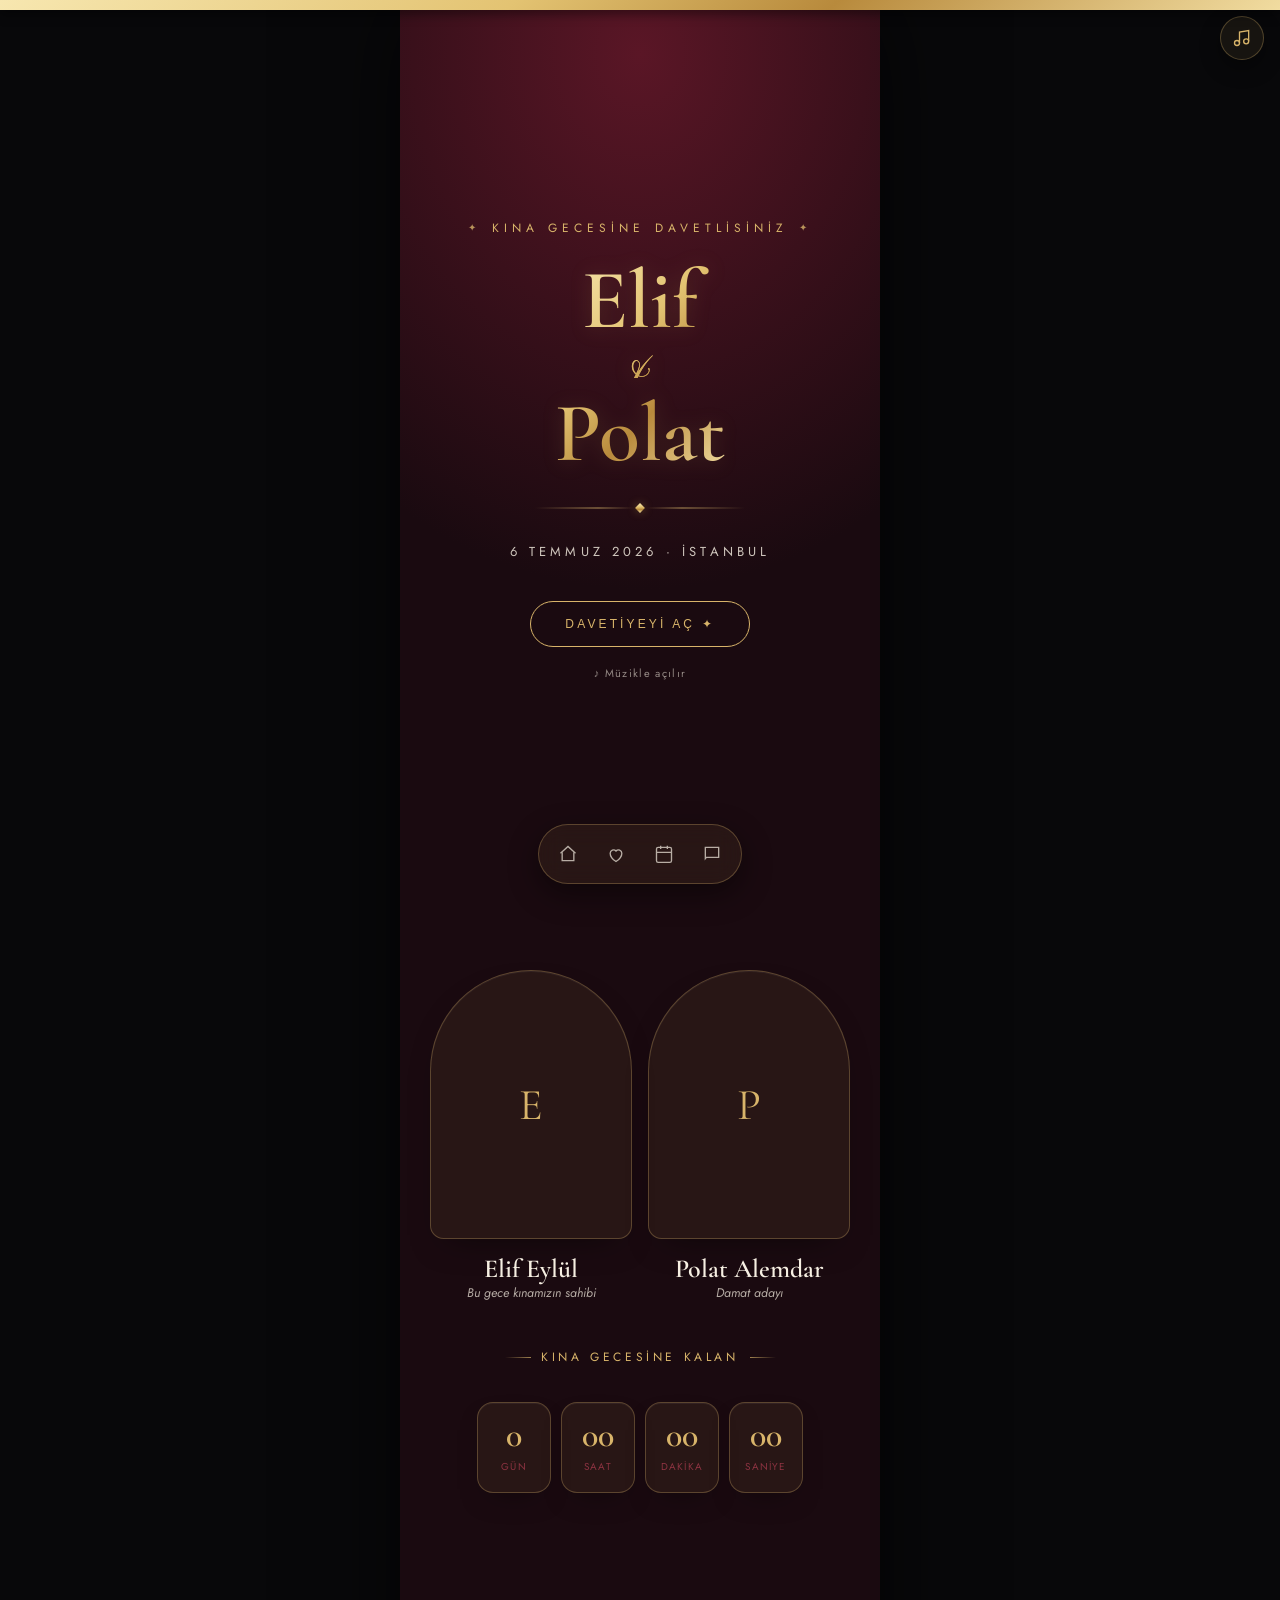
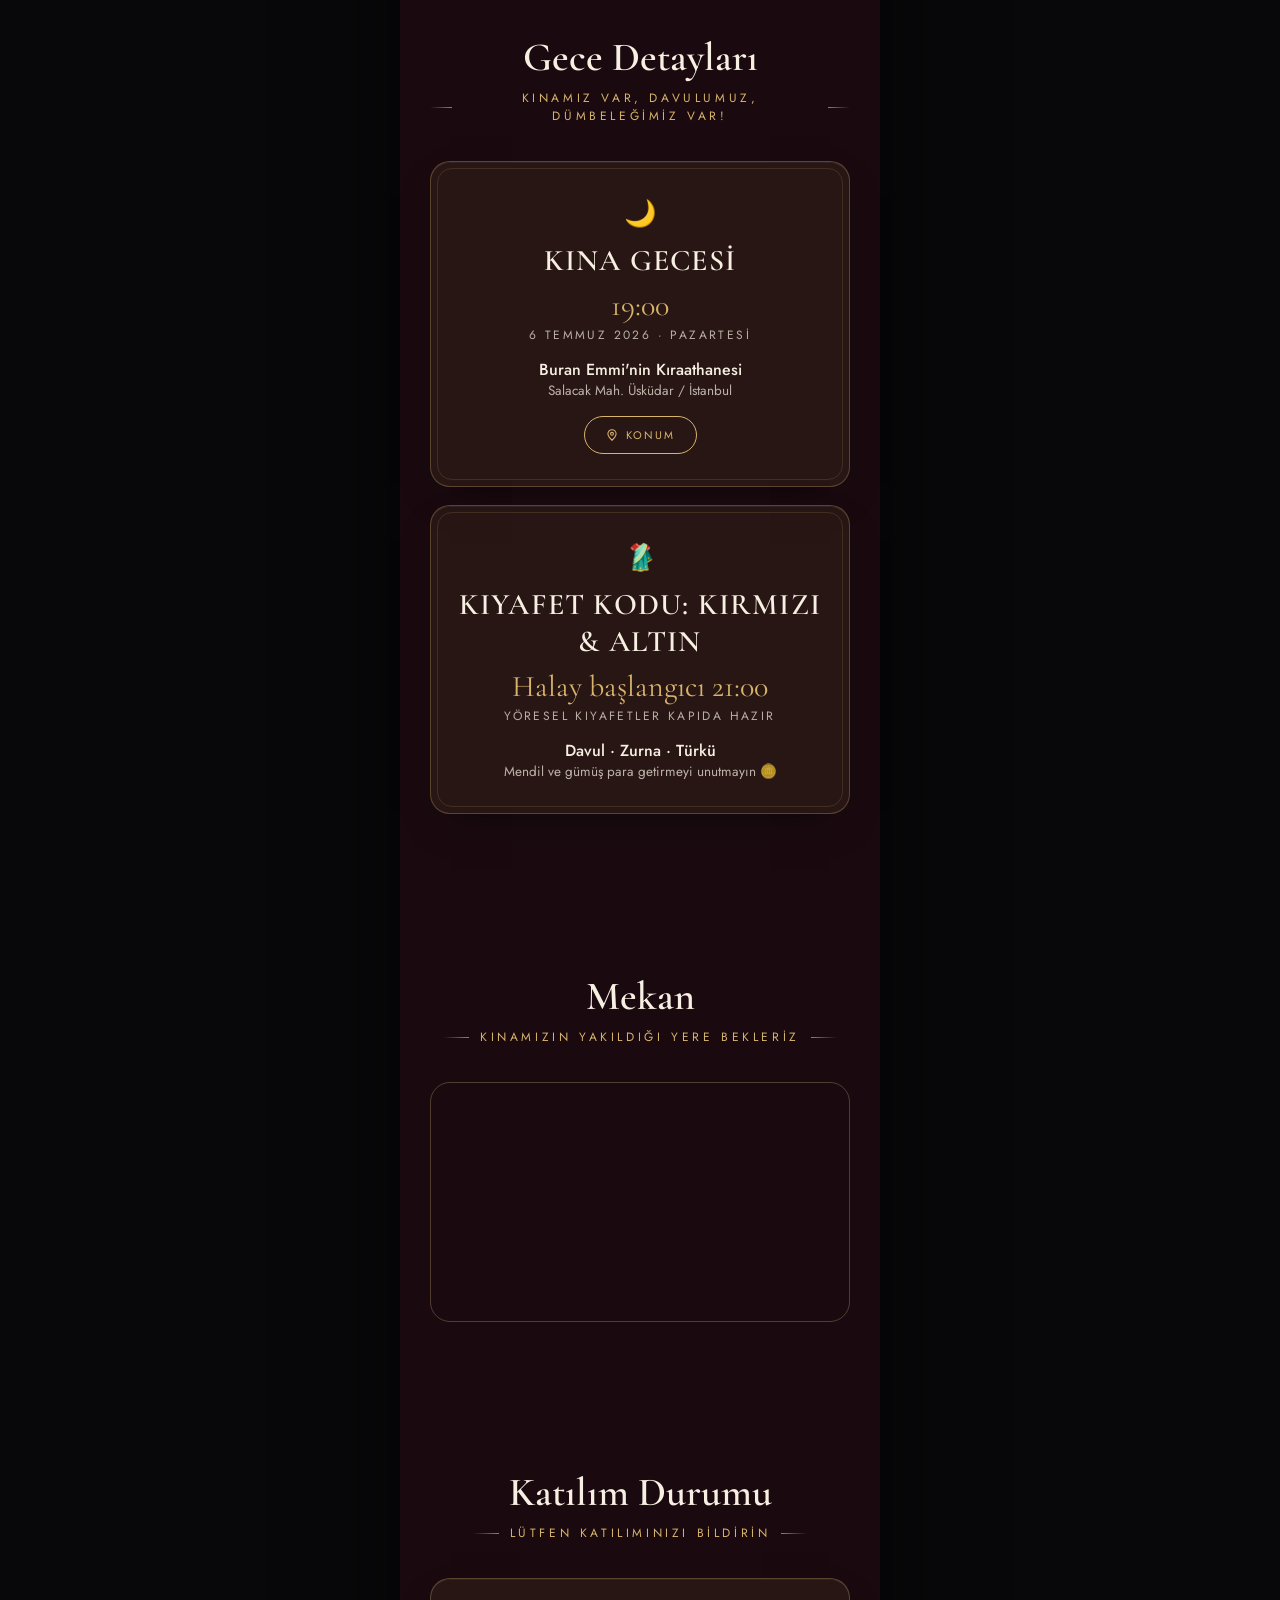
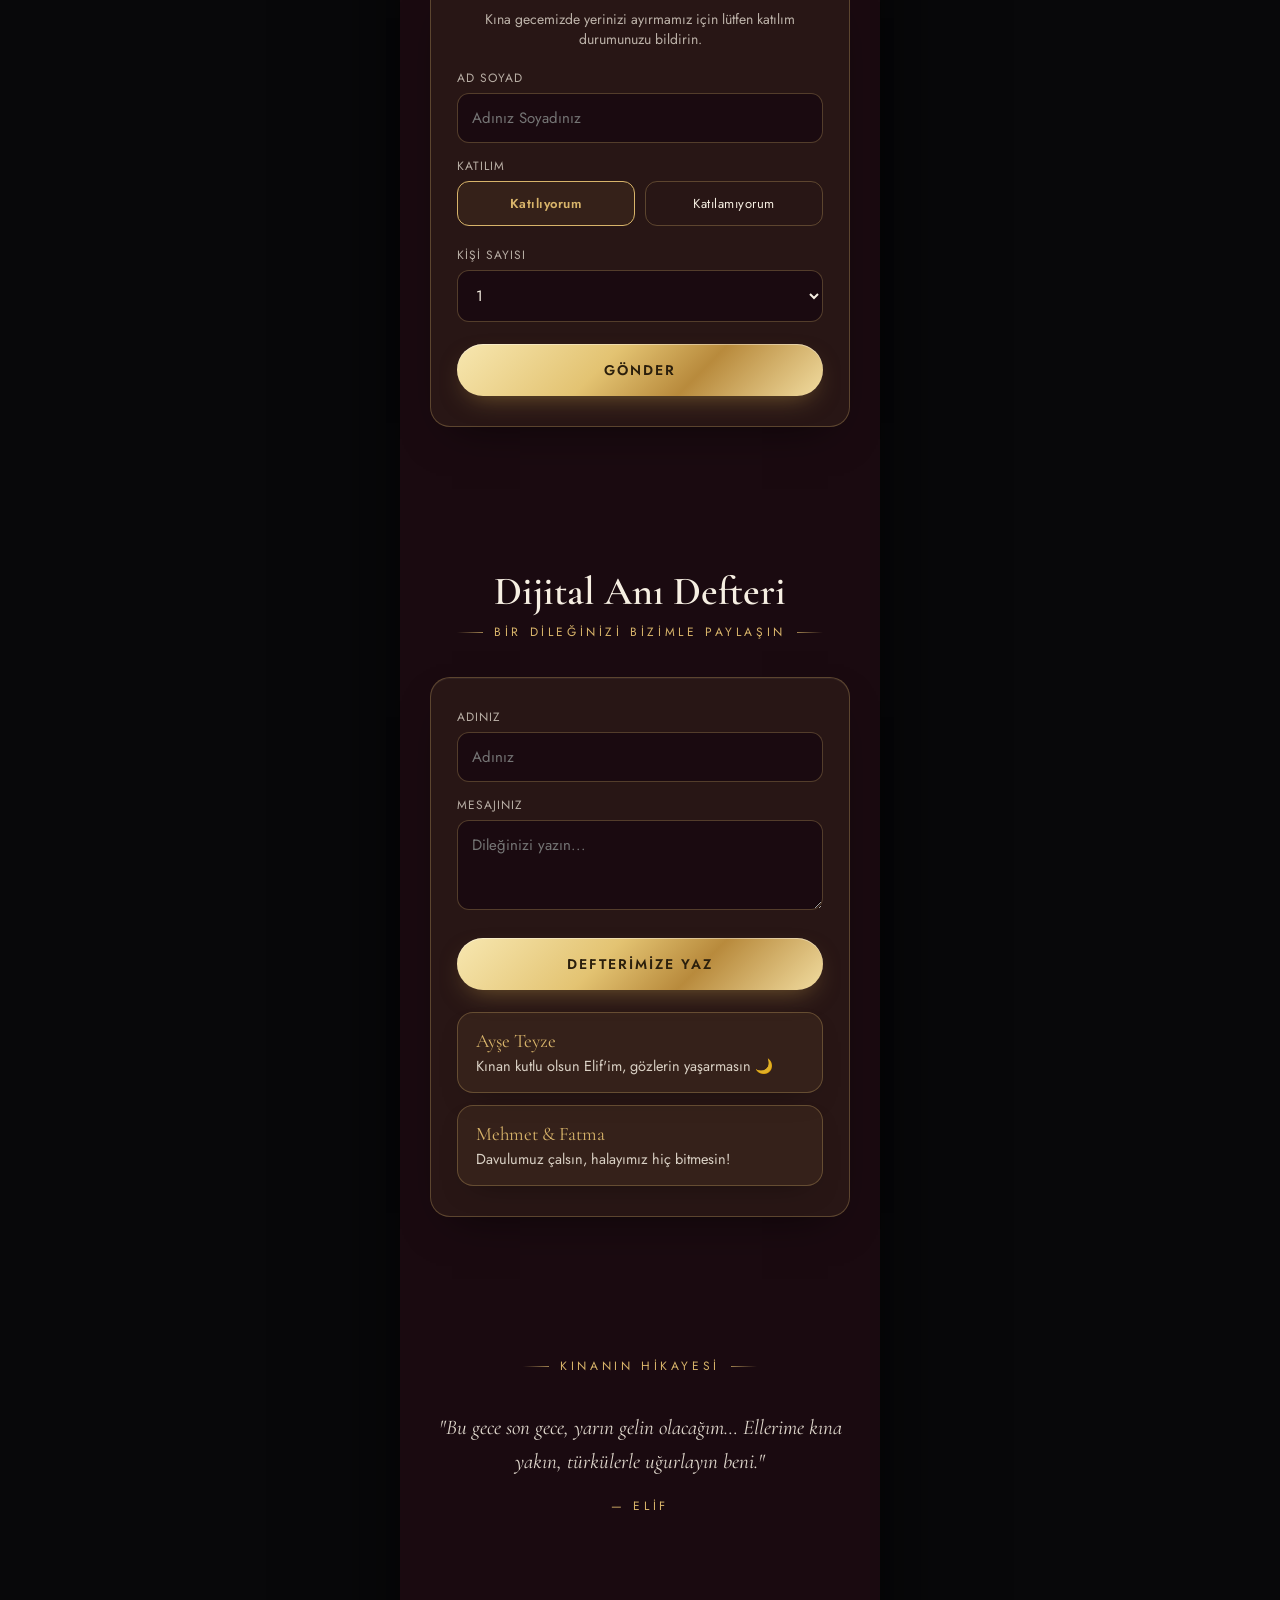
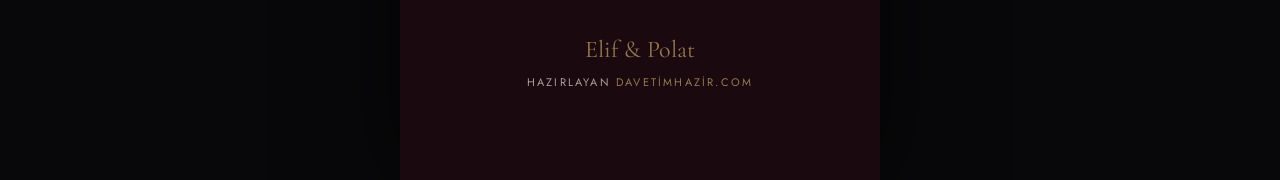
<file: templates/kina.html>
<!DOCTYPE html>
<html lang="tr">
<head>
<meta charset="UTF-8">
<meta name="viewport" content="width=device-width, initial-scale=1.0">
<title>Elif & Polat — Kına Gecesi Davetiyesi</title>
<meta name="description" content="Elif & Polat'ın kına gecesine davetlisiniz — 6 Temmuz 2026.">
<link rel="preconnect" href="https://fonts.googleapis.com">
<link rel="preconnect" href="https://fonts.gstatic.com" crossorigin>
<link href="https://fonts.googleapis.com/css2?family=Cormorant+Garamond:ital,wght@0,500;0,600;1,500;1,600&family=Jost:wght@300;400;500;600&display=swap" rel="stylesheet">
<link rel="stylesheet" href="invitation.css">
<link rel="icon" href="data:image/svg+xml,<svg xmlns='http://www.w3.org/2000/svg' viewBox='0 0 100 100'><text y='.9em' font-size='90'>💍</text></svg>">
</head>
<body>
<div class="inv theme-kina" id="inv">

  <div id="petals" data-glyph="🌙"></div>

  <!-- COVER -->
  <section class="cover" id="cover">
    <div class="eyebrow">Kına Gecesine Davetlisiniz</div>
    <h1 class="names">Elif<span class="amp">&amp;</span>Polat</h1>
    <div class="rule"></div>
    <div class="date">6 Temmuz 2026 · İstanbul</div>
    <button class="open-btn" id="openBtn">Davetiyeyi Aç</button>
    <div class="music-hint">♪ Müzikle açılır</div>
  </section>

  <!-- music + nav -->
  <button class="music-toggle" id="musicToggle" aria-label="Müzik">
    <svg viewBox="0 0 24 24" fill="none" stroke="currentColor" stroke-width="1.6"><path d="M9 18V5l11-2v13"/><circle cx="6" cy="18" r="3"/><circle cx="17" cy="16" r="3"/></svg>
  </button>
  <audio id="bgMusic" loop preload="none"><!-- Cursor: src buraya (Supabase storage) --></audio>

  <!-- COUPLE + COUNTDOWN -->
  <section class="sec" data-sec="cift">
    <div class="couple reveal-i">
      <div class="person">
        <div class="photo">E</div>
        <h3>Elif Eylül</h3>
        <p>Bu gece kınamızın sahibi</p>
      </div>
      <div class="person">
        <div class="photo">P</div>
        <h3>Polat Alemdar</h3>
        <p>Damat adayı</p>
      </div>
    </div>

    <div style="height:46px"></div>
    <div class="sub reveal-i">Kına Gecesine Kalan</div>
    <div class="countdown reveal-i" id="countdown" data-target="2026-07-06T19:00:00">
      <div class="box"><b data-d>77</b><small>Gün</small></div>
      <div class="box"><b data-h>21</b><small>Saat</small></div>
      <div class="box"><b data-m>15</b><small>Dakika</small></div>
      <div class="box"><b data-s>34</b><small>Saniye</small></div>
    </div>
  </section>

  <!-- EVENTS (merasim) -->
  <section class="sec" data-sec="merasim">
    <div class="label reveal-i">Gece Detayları</div>
    <div class="sub reveal-i">Kınamız var, davulumuz, dümbeleğimiz var!</div>

    <div class="event reveal-i">
      <div class="ico">🌙</div>
      <h3>KINA GECESİ</h3>
      <div class="when">19:00</div>
      <div class="day">6 Temmuz 2026 · Pazartesi</div>
      <div class="place">Buran Emmi'nin Kıraathanesi</div>
      <div class="addr">Salacak Mah. Üsküdar / İstanbul</div>
      <a class="map-btn" href="https://www.google.com/maps/search/?api=1&query=Salacak+Üsküdar+İstanbul" target="_blank" rel="noopener">
        <svg viewBox="0 0 24 24" width="14" height="14" fill="none" stroke="currentColor" stroke-width="1.8"><path d="M12 21s-7-6.3-7-11a7 7 0 0 1 14 0c0 4.7-7 11-7 11z"/><circle cx="12" cy="10" r="2.5"/></svg>
        Konum
      </a>
    </div>

    <div class="event reveal-i">
      <div class="ico">🥻</div>
      <h3>KIYAFET KODU: KIRMIZI &amp; ALTIN</h3>
      <div class="when">Halay başlangıcı 21:00</div>
      <div class="day">Yöresel kıyafetler kapıda hazır</div>
      <div class="place">Davul · Zurna · Türkü</div>
      <div class="addr">Mendil ve gümüş para getirmeyi unutmayın 🪙</div>
    </div>
  </section>

  <!-- MAP -->
  <section class="sec" data-sec="mekan">
    <div class="label reveal-i">Mekan</div>
    <div class="sub reveal-i">Kınamızın yakıldığı yere bekleriz</div>
    <iframe class="map-embed reveal-i" loading="lazy" referrerpolicy="no-referrer-when-downgrade"
      src="https://www.google.com/maps?q=Salacak+Üsküdar+İstanbul&output=embed"></iframe>
  </section>

  <!-- RSVP -->
  <section class="sec" data-sec="katilim">
    <div class="label reveal-i">Katılım Durumu</div>
    <div class="sub reveal-i">Lütfen katılımınızı bildirin</div>
    <div class="card-form reveal-i">
      <p class="note">Kına gecemizde yerinizi ayırmamız için lütfen katılım durumunuzu bildirin.</p>
      <form id="rsvpForm">
        <div class="field">
          <label>Ad Soyad</label>
          <input type="text" name="name" placeholder="Adınız Soyadınız" required>
        </div>
        <div class="field">
          <label>Katılım</label>
          <div class="radios">
            <label><input type="radio" name="attending" value="evet" checked><span>Katılıyorum</span></label>
            <label><input type="radio" name="attending" value="hayir"><span>Katılamıyorum</span></label>
          </div>
        </div>
        <div class="field">
          <label>Kişi Sayısı</label>
          <select name="guests">
            <option>1</option><option>2</option><option>3</option><option>4</option><option>5+</option>
          </select>
        </div>
        <button type="submit" class="submit-btn">Gönder</button>
      </form>
      <div class="form-ok" id="rsvpOk">Teşekkürler! Yanıtınız bize ulaştı ✦</div>
    </div>
  </section>

  <!-- GUESTBOOK -->
  <section class="sec" data-sec="ani">
    <div class="label reveal-i">Dijital Anı Defteri</div>
    <div class="sub reveal-i">Bir dileğinizi bizimle paylaşın</div>
    <div class="card-form reveal-i">
      <form id="guestForm">
        <div class="field">
          <label>Adınız</label>
          <input type="text" name="name" placeholder="Adınız" required>
        </div>
        <div class="field">
          <label>Mesajınız</label>
          <textarea name="message" placeholder="Dileğinizi yazın..." required></textarea>
        </div>
        <button type="submit" class="submit-btn">Defterimize Yaz</button>
      </form>
      <div class="guest-list" id="guestList">
        <div class="guest reveal-i"><div class="g-name">Ayşe Teyze</div><div class="g-msg">Kınan kutlu olsun Elif'im, gözlerin yaşarmasın 🌙</div></div>
        <div class="guest reveal-i"><div class="g-name">Mehmet & Fatma</div><div class="g-msg">Davulumuz çalsın, halayımız hiç bitmesin!</div></div>
      </div>
    </div>
  </section>

  <!-- STORY -->
  <section class="sec story" data-sec="hikaye">
    <div class="sub reveal-i">Kınanın Hikayesi</div>
    <div class="reveal-i">
      <p>"Bu gece son gece, yarın gelin olacağım… Ellerime kına yakın, türkülerle uğurlayın beni."</p>
      <div class="sign">— Elif</div>
    </div>
  </section>

  <!-- FOOTER -->
  <div class="inv-footer">
    <div class="h">Elif &amp; Polat</div>
    <div class="brand">Hazırlayan <a href="https://davetimhazir.com" target="_blank" rel="noopener">davetimhazir.com</a></div>
  </div>

  <!-- BOTTOM NAV -->
  <nav class="bottom-nav">
    <a href="#cift" class="active" aria-label="Çift"><svg viewBox="0 0 24 24" fill="none" stroke="currentColor" stroke-width="1.6"><path d="M3 11l9-8 9 8"/><path d="M5 10v10h14V10"/></svg></a>
    <a href="#ani" aria-label="Dilekler"><svg viewBox="0 0 24 24" fill="none" stroke="currentColor" stroke-width="1.6"><path d="M12 21s-7-4.4-7-10a4 4 0 0 1 7-2.6A4 4 0 0 1 19 11c0 5.6-7 10-7 10z"/></svg></a>
    <a href="#merasim" aria-label="Tarih"><svg viewBox="0 0 24 24" fill="none" stroke="currentColor" stroke-width="1.6"><rect x="3" y="4" width="18" height="18" rx="2"/><path d="M16 2v4M8 2v4M3 10h18"/></svg></a>
    <a href="#katilim" aria-label="Katılım"><svg viewBox="0 0 24 24" fill="none" stroke="currentColor" stroke-width="1.6"><path d="M4 4h16v12H5.2L4 17.5z"/></svg></a>
  </nav>

</div>

<script>window.INVITE = { slug: "elif-polat-kina", theme: "kina" };</script>
<script src="invitation.js"></script>
</body>
</html>
</file>
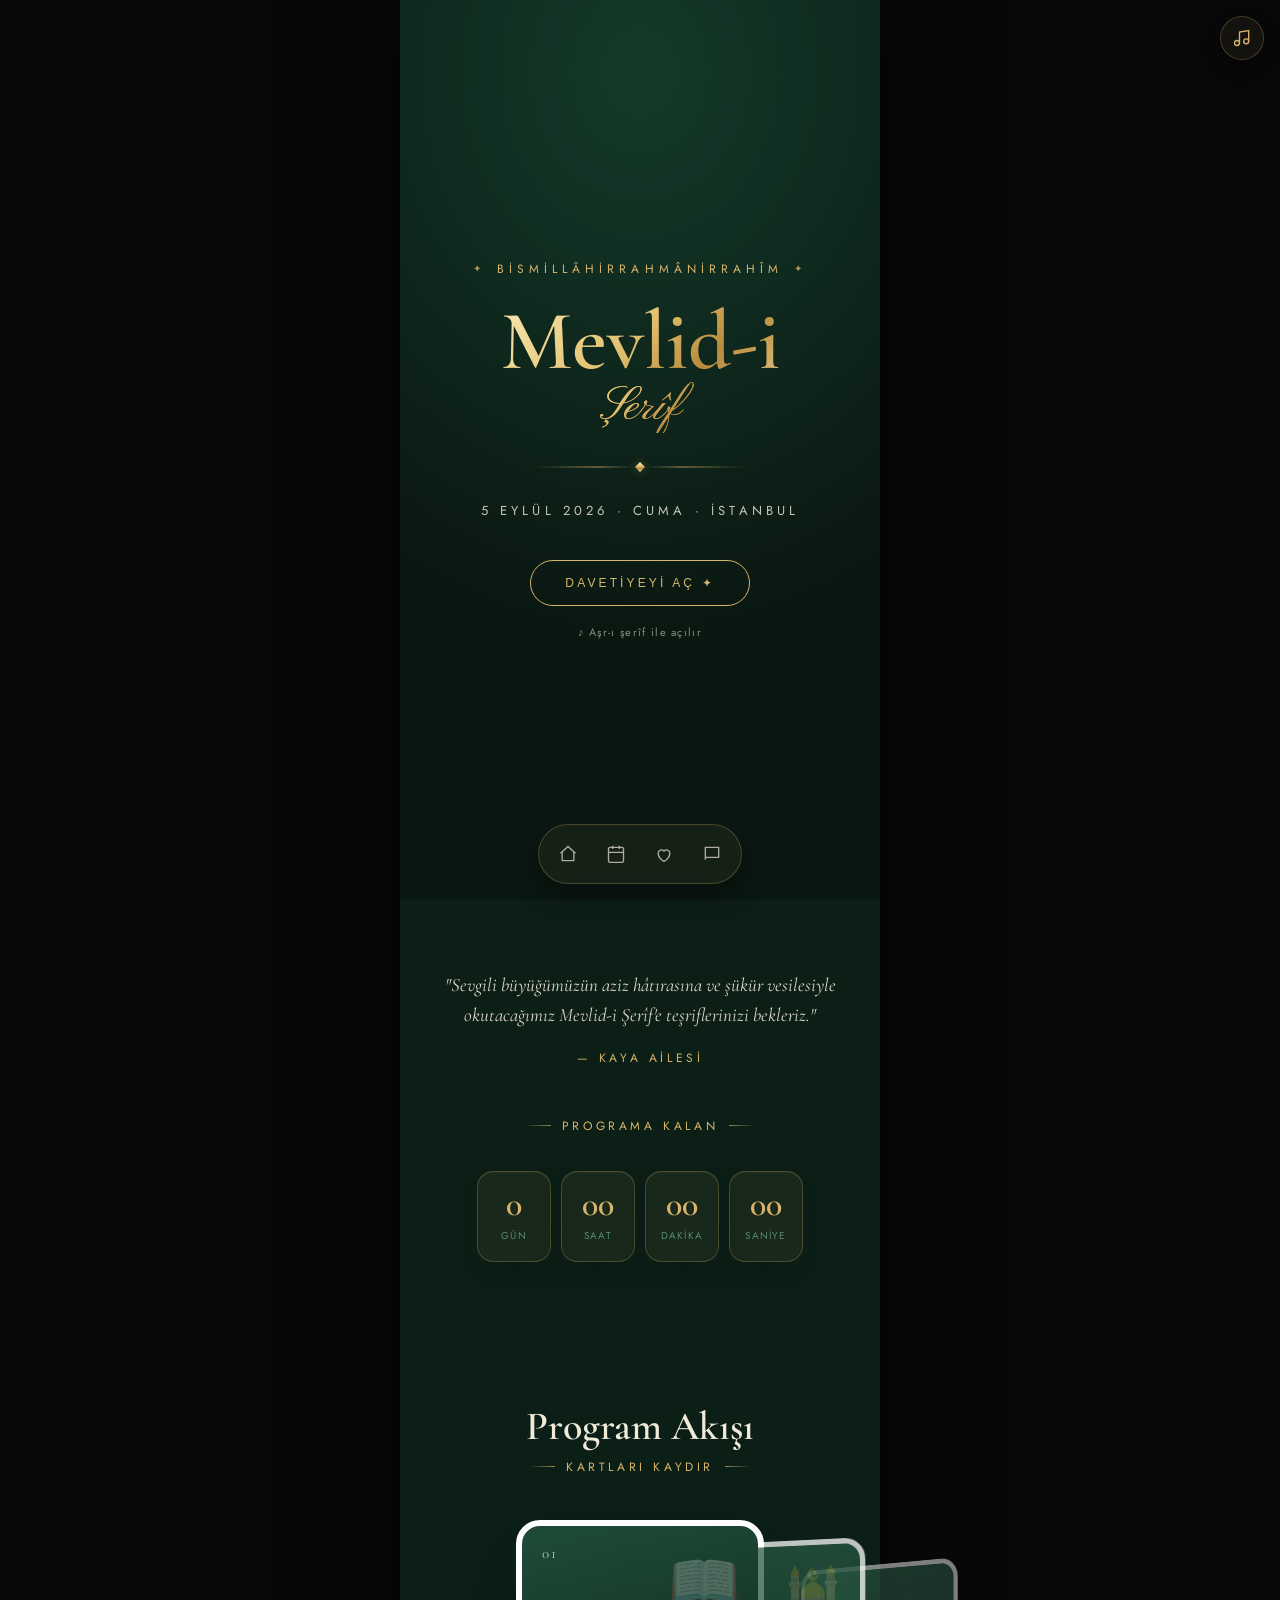
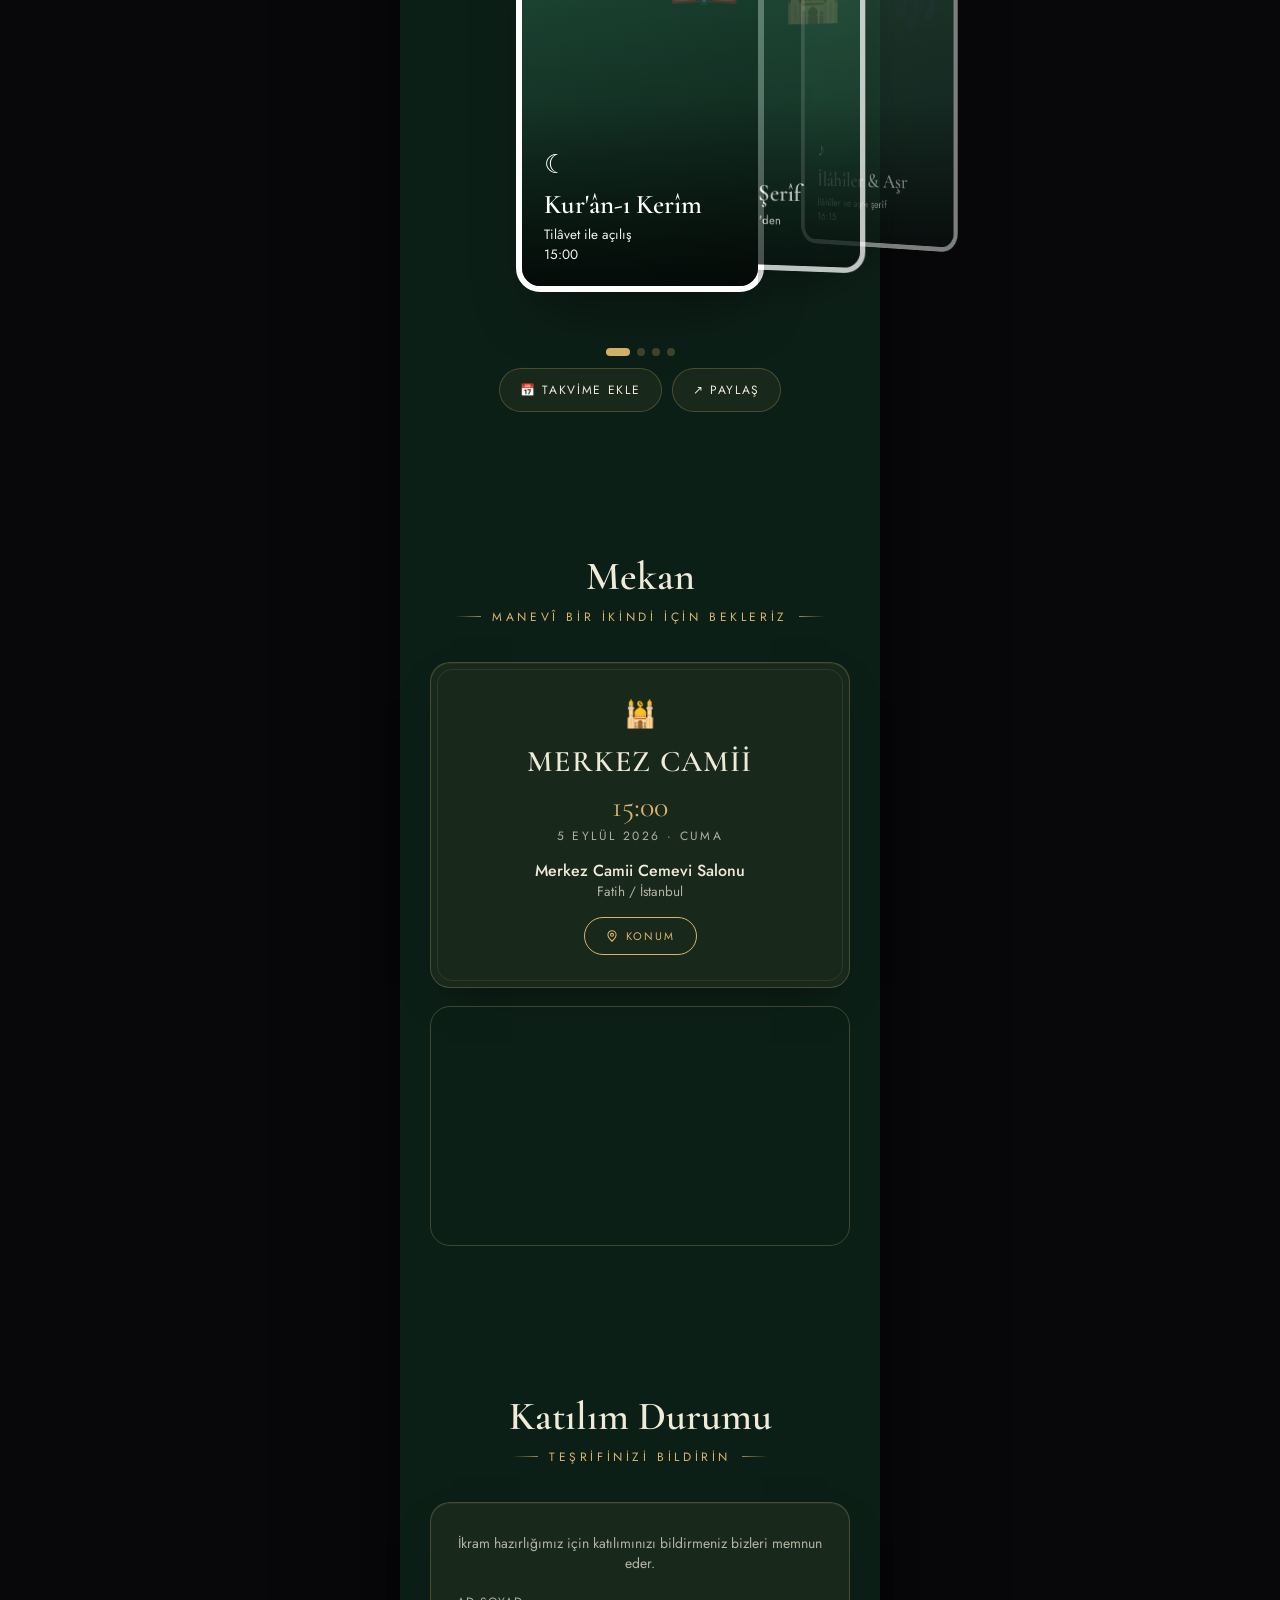
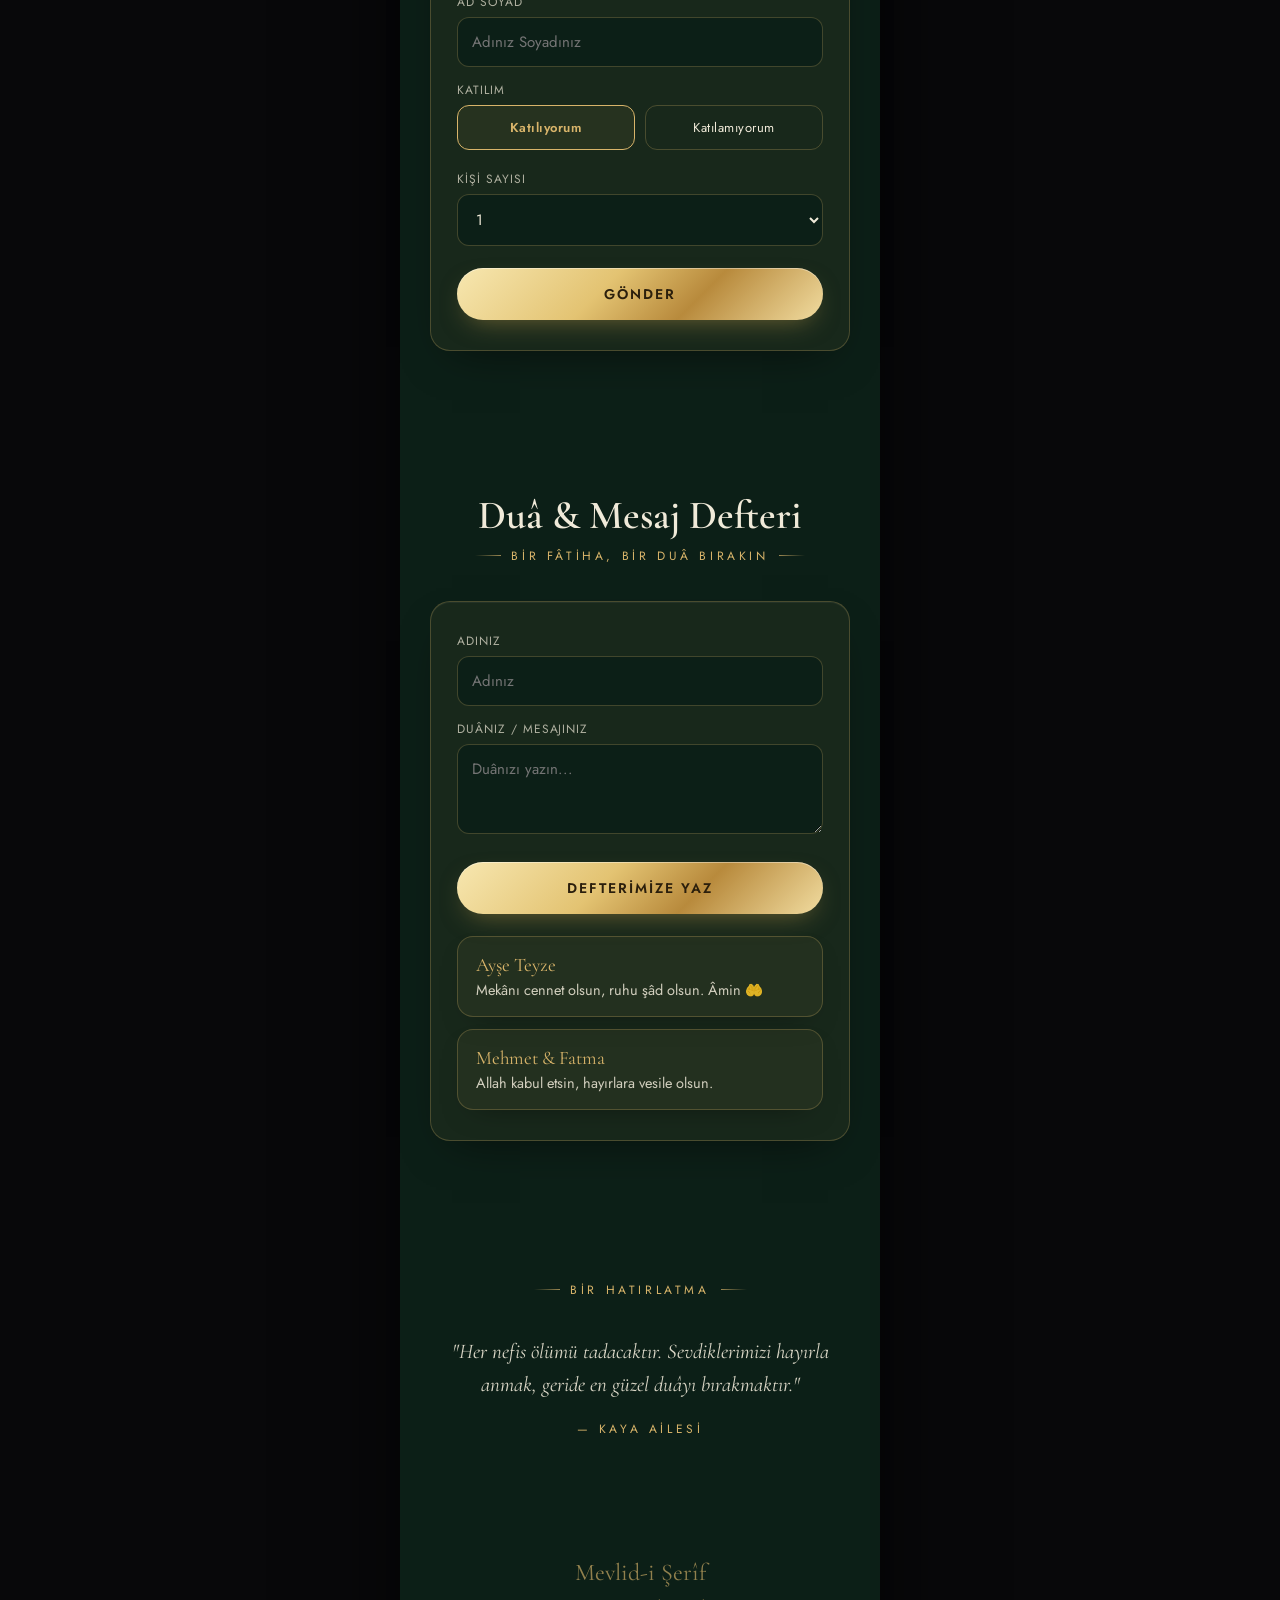
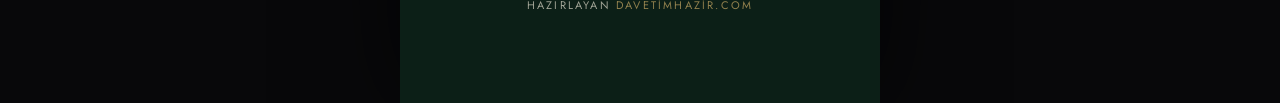
<file: templates/mevlut.html>
<!DOCTYPE html>
<html lang="tr">
<head>
<meta charset="UTF-8">
<meta name="viewport" content="width=device-width, initial-scale=1.0">
<title>Mevlid-i Şerîf Programı — Davetiye</title>
<meta name="description" content="Mevlid-i Şerîf programımıza davetlisiniz — 5 Eylül 2026. Kur'an tilaveti, mevlid, ilahiler, dua ve ikram.">
<link rel="preconnect" href="https://fonts.googleapis.com">
<link rel="preconnect" href="https://fonts.gstatic.com" crossorigin>
<link href="https://fonts.googleapis.com/css2?family=Cormorant+Garamond:ital,wght@0,500;0,600;1,500;1,600&family=Jost:wght@300;400;500;600&display=swap" rel="stylesheet">
<link rel="stylesheet" href="invitation.css">
<link rel="icon" href="data:image/svg+xml,<svg xmlns='http://www.w3.org/2000/svg' viewBox='0 0 100 100'><text y='.9em' font-size='90'>🌙</text></svg>">
</head>
<body>
<div class="inv theme-mevlut" id="inv">

  <div id="petals" data-glyph="☾"></div>

  <!-- COVER -->
  <section class="cover" id="cover">
    <div class="eyebrow">Bismillâhirrahmânirrahîm</div>
    <h1 class="names">Mevlid-i<span class="amp">Şerîf</span></h1>
    <div class="rule"></div>
    <div class="date">5 Eylül 2026 · Cuma · İstanbul</div>
    <button class="open-btn" id="openBtn">Davetiyeyi Aç</button>
    <div class="music-hint">♪ Aşr-ı şerîf ile açılır</div>
  </section>

  <!-- music -->
  <button class="music-toggle" id="musicToggle" aria-label="Ses">
    <svg viewBox="0 0 24 24" fill="none" stroke="currentColor" stroke-width="1.6"><path d="M9 18V5l11-2v13"/><circle cx="6" cy="18" r="3"/><circle cx="17" cy="16" r="3"/></svg>
  </button>
  <audio id="bgMusic" loop preload="none"><!-- Cursor: src buraya (Supabase storage) --></audio>

  <!-- VESİLE + COUNTDOWN -->
  <section class="sec" data-sec="cift">
    <div class="story reveal-i" style="padding:0 0 10px">
      <p style="font-size:19px">"Sevgili büyüğümüzün aziz hâtırasına ve şükür vesilesiyle okutacağımız Mevlid-i Şerîf'e teşriflerinizi bekleriz."</p>
      <div class="sign">— Kaya Ailesi</div>
    </div>

    <div style="height:40px"></div>
    <div class="sub reveal-i">Programa Kalan</div>
    <div class="countdown reveal-i" id="countdown" data-target="2026-09-05T15:00:00">
      <div class="box"><b data-d>77</b><small>Gün</small></div>
      <div class="box"><b data-h>21</b><small>Saat</small></div>
      <div class="box"><b data-m>15</b><small>Dakika</small></div>
      <div class="box"><b data-s>34</b><small>Saniye</small></div>
    </div>
  </section>

  <!-- PROGRAM — 3D carousel -->
  <section class="sec" data-sec="merasim">
    <div class="label reveal-i">Program Akışı</div>
    <div class="sub reveal-i">kartları kaydır</div>
    <div class="dcarousel reveal-i" data-carousel>
      <div class="dtrack">
        <div class="dcard" style="--cbg:linear-gradient(160deg,#1f4d3a,#0d2419)">
          <div class="dnum">01</div><div class="dwm">📖</div>
          <div class="dcontent"><div class="dico">☾</div><h3>Kur'ân-ı Kerîm</h3><p>Tilâvet ile açılış<br><span class="dsmall">15:00</span></p></div>
        </div>
        <div class="dcard" style="--cbg:linear-gradient(160deg,#2a5e47,#163b2c)">
          <div class="dnum">02</div><div class="dwm">🕌</div>
          <div class="dcontent"><div class="dico">✦</div><h3>Mevlid-i Şerîf</h3><p>Süleyman Çelebi'den<br><span class="dsmall">15:30</span></p></div>
        </div>
        <div class="dcard" style="--cbg:linear-gradient(160deg,#356b52,#1f4d3a)">
          <div class="dnum">03</div><div class="dwm">🎶</div>
          <div class="dcontent"><div class="dico">♪</div><h3>İlâhîler &amp; Aşr</h3><p>İlâhîler ve aşr-ı şerîf<br><span class="dsmall">16:15</span></p></div>
        </div>
        <div class="dcard" style="--cbg:linear-gradient(160deg,#d8b46a,#7c6024)">
          <div class="dnum">04</div><div class="dwm">🤲</div>
          <div class="dcontent"><div class="dico">🌿</div><h3>Duâ &amp; İkram</h3><p>Hatim duâsı ve ikram<br><span class="dsmall">16:45</span></p></div>
        </div>
      </div>
      <div class="ddots"></div>
    </div>
    <div class="actions reveal-i">
      <span class="chip" id="calBtn" data-start="20260905T120000Z" data-end="20260905T140000Z" data-title="Kaya Ailesi Mevlid-i Şerîf" data-loc="Merkez Camii İstanbul">📅 Takvime Ekle</span>
      <span class="chip" id="shareBtn">↗ Paylaş</span>
    </div>
  </section>

  <!-- MAP -->
  <section class="sec" data-sec="mekan">
    <div class="label reveal-i">Mekan</div>
    <div class="sub reveal-i">Manevî bir ikindi için bekleriz</div>
    <div class="event reveal-i">
      <div class="ico">🕌</div>
      <h3>MERKEZ CAMİİ</h3>
      <div class="when">15:00</div>
      <div class="day">5 Eylül 2026 · Cuma</div>
      <div class="place">Merkez Camii Cemevi Salonu</div>
      <div class="addr">Fatih / İstanbul</div>
      <a class="map-btn" href="https://www.google.com/maps/search/?api=1&query=Fatih+Camii+İstanbul" target="_blank" rel="noopener">
        <svg viewBox="0 0 24 24" width="14" height="14" fill="none" stroke="currentColor" stroke-width="1.8"><path d="M12 21s-7-6.3-7-11a7 7 0 0 1 14 0c0 4.7-7 11-7 11z"/><circle cx="12" cy="10" r="2.5"/></svg>
        Konum
      </a>
    </div>
    <iframe class="map-embed reveal-i" loading="lazy" referrerpolicy="no-referrer-when-downgrade"
      src="https://www.google.com/maps?q=Fatih+İstanbul&output=embed"></iframe>
  </section>

  <!-- RSVP -->
  <section class="sec" data-sec="katilim">
    <div class="label reveal-i">Katılım Durumu</div>
    <div class="sub reveal-i">Teşrifinizi bildirin</div>
    <div class="card-form reveal-i">
      <p class="note">İkram hazırlığımız için katılımınızı bildirmeniz bizleri memnun eder.</p>
      <form id="rsvpForm">
        <div class="field">
          <label>Ad Soyad</label>
          <input type="text" name="name" placeholder="Adınız Soyadınız" required>
        </div>
        <div class="field">
          <label>Katılım</label>
          <div class="radios">
            <label><input type="radio" name="attending" value="evet" checked><span>Katılıyorum</span></label>
            <label><input type="radio" name="attending" value="hayir"><span>Katılamıyorum</span></label>
          </div>
        </div>
        <div class="field">
          <label>Kişi Sayısı</label>
          <select name="guests">
            <option>1</option><option>2</option><option>3</option><option>4</option><option>5+</option>
          </select>
        </div>
        <button type="submit" class="submit-btn">Gönder</button>
      </form>
      <div class="form-ok" id="rsvpOk">Allah razı olsun, teşrifinizi bekliyoruz ✦</div>
    </div>
  </section>

  <!-- DUA & MESAJ -->
  <section class="sec" data-sec="ani">
    <div class="label reveal-i">Duâ &amp; Mesaj Defteri</div>
    <div class="sub reveal-i">Bir Fâtiha, bir duâ bırakın</div>
    <div class="card-form reveal-i">
      <form id="guestForm">
        <div class="field">
          <label>Adınız</label>
          <input type="text" name="name" placeholder="Adınız" required>
        </div>
        <div class="field">
          <label>Duânız / Mesajınız</label>
          <textarea name="message" placeholder="Duânızı yazın..." required></textarea>
        </div>
        <button type="submit" class="submit-btn">Defterimize Yaz</button>
      </form>
      <div class="guest-list" id="guestList">
        <div class="guest reveal-i"><div class="g-name">Ayşe Teyze</div><div class="g-msg">Mekânı cennet olsun, ruhu şâd olsun. Âmin 🤲</div></div>
        <div class="guest reveal-i"><div class="g-name">Mehmet &amp; Fatma</div><div class="g-msg">Allah kabul etsin, hayırlara vesile olsun.</div></div>
      </div>
    </div>
  </section>

  <!-- HİKMET -->
  <section class="sec story" data-sec="hikaye">
    <div class="sub reveal-i">Bir Hatırlatma</div>
    <div class="reveal-i">
      <p>"Her nefis ölümü tadacaktır. Sevdiklerimizi hayırla anmak, geride en güzel duâyı bırakmaktır."</p>
      <div class="sign">— Kaya Ailesi</div>
    </div>
  </section>

  <!-- FOOTER -->
  <div class="inv-footer">
    <div class="h">Mevlid-i Şerîf</div>
    <div class="brand">Hazırlayan <a href="https://davetimhazir.com" target="_blank" rel="noopener">davetimhazir.com</a></div>
  </div>

  <!-- BOTTOM NAV -->
  <nav class="bottom-nav">
    <a href="#cift" class="active" aria-label="Vesile"><svg viewBox="0 0 24 24" fill="none" stroke="currentColor" stroke-width="1.6"><path d="M3 11l9-8 9 8"/><path d="M5 10v10h14V10"/></svg></a>
    <a href="#merasim" aria-label="Program"><svg viewBox="0 0 24 24" fill="none" stroke="currentColor" stroke-width="1.6"><rect x="3" y="4" width="18" height="18" rx="2"/><path d="M16 2v4M8 2v4M3 10h18"/></svg></a>
    <a href="#ani" aria-label="Dua"><svg viewBox="0 0 24 24" fill="none" stroke="currentColor" stroke-width="1.6"><path d="M12 21s-7-4.4-7-10a4 4 0 0 1 7-2.6A4 4 0 0 1 19 11c0 5.6-7 10-7 10z"/></svg></a>
    <a href="#katilim" aria-label="Katılım"><svg viewBox="0 0 24 24" fill="none" stroke="currentColor" stroke-width="1.6"><path d="M4 4h16v12H5.2L4 17.5z"/></svg></a>
  </nav>

</div>

<script>window.INVITE = { slug: "kaya-mevlid", theme: "mevlut" };</script>
<script src="invitation.js"></script>
</body>
</html>
</file>
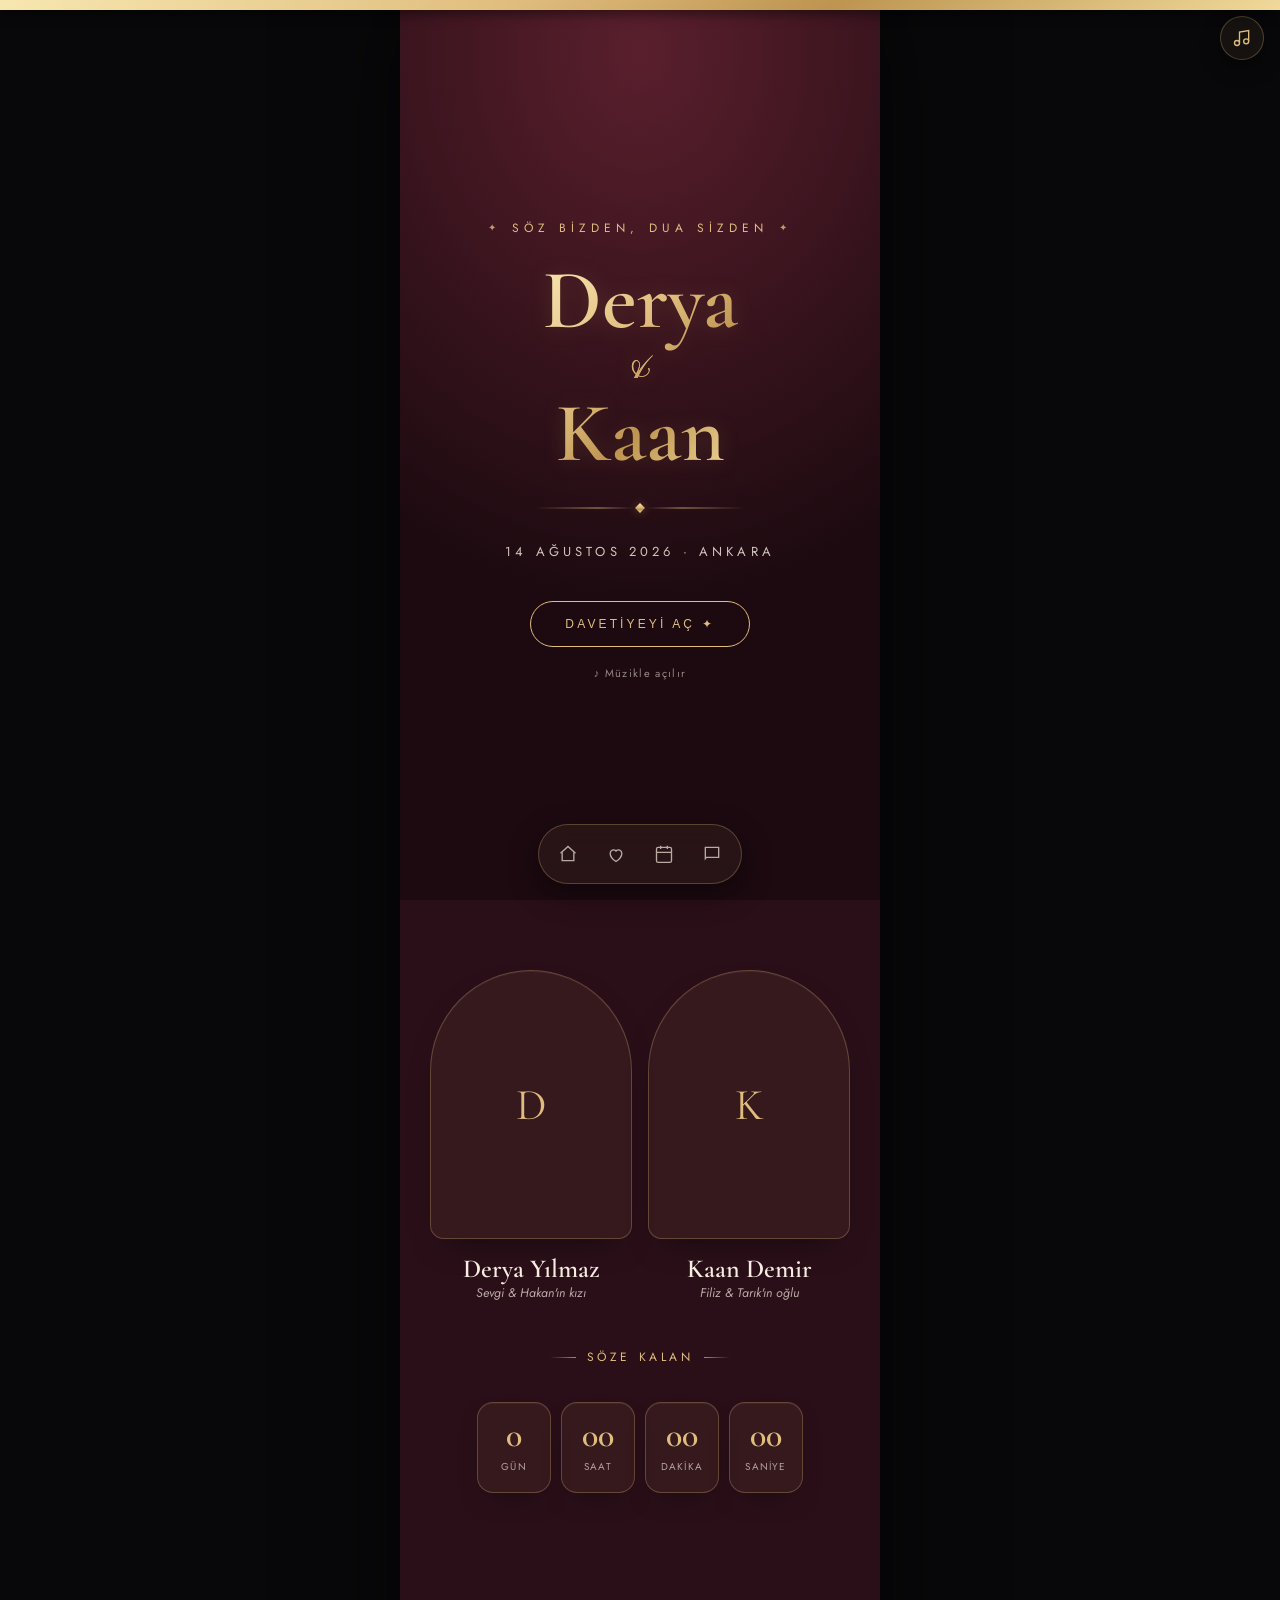
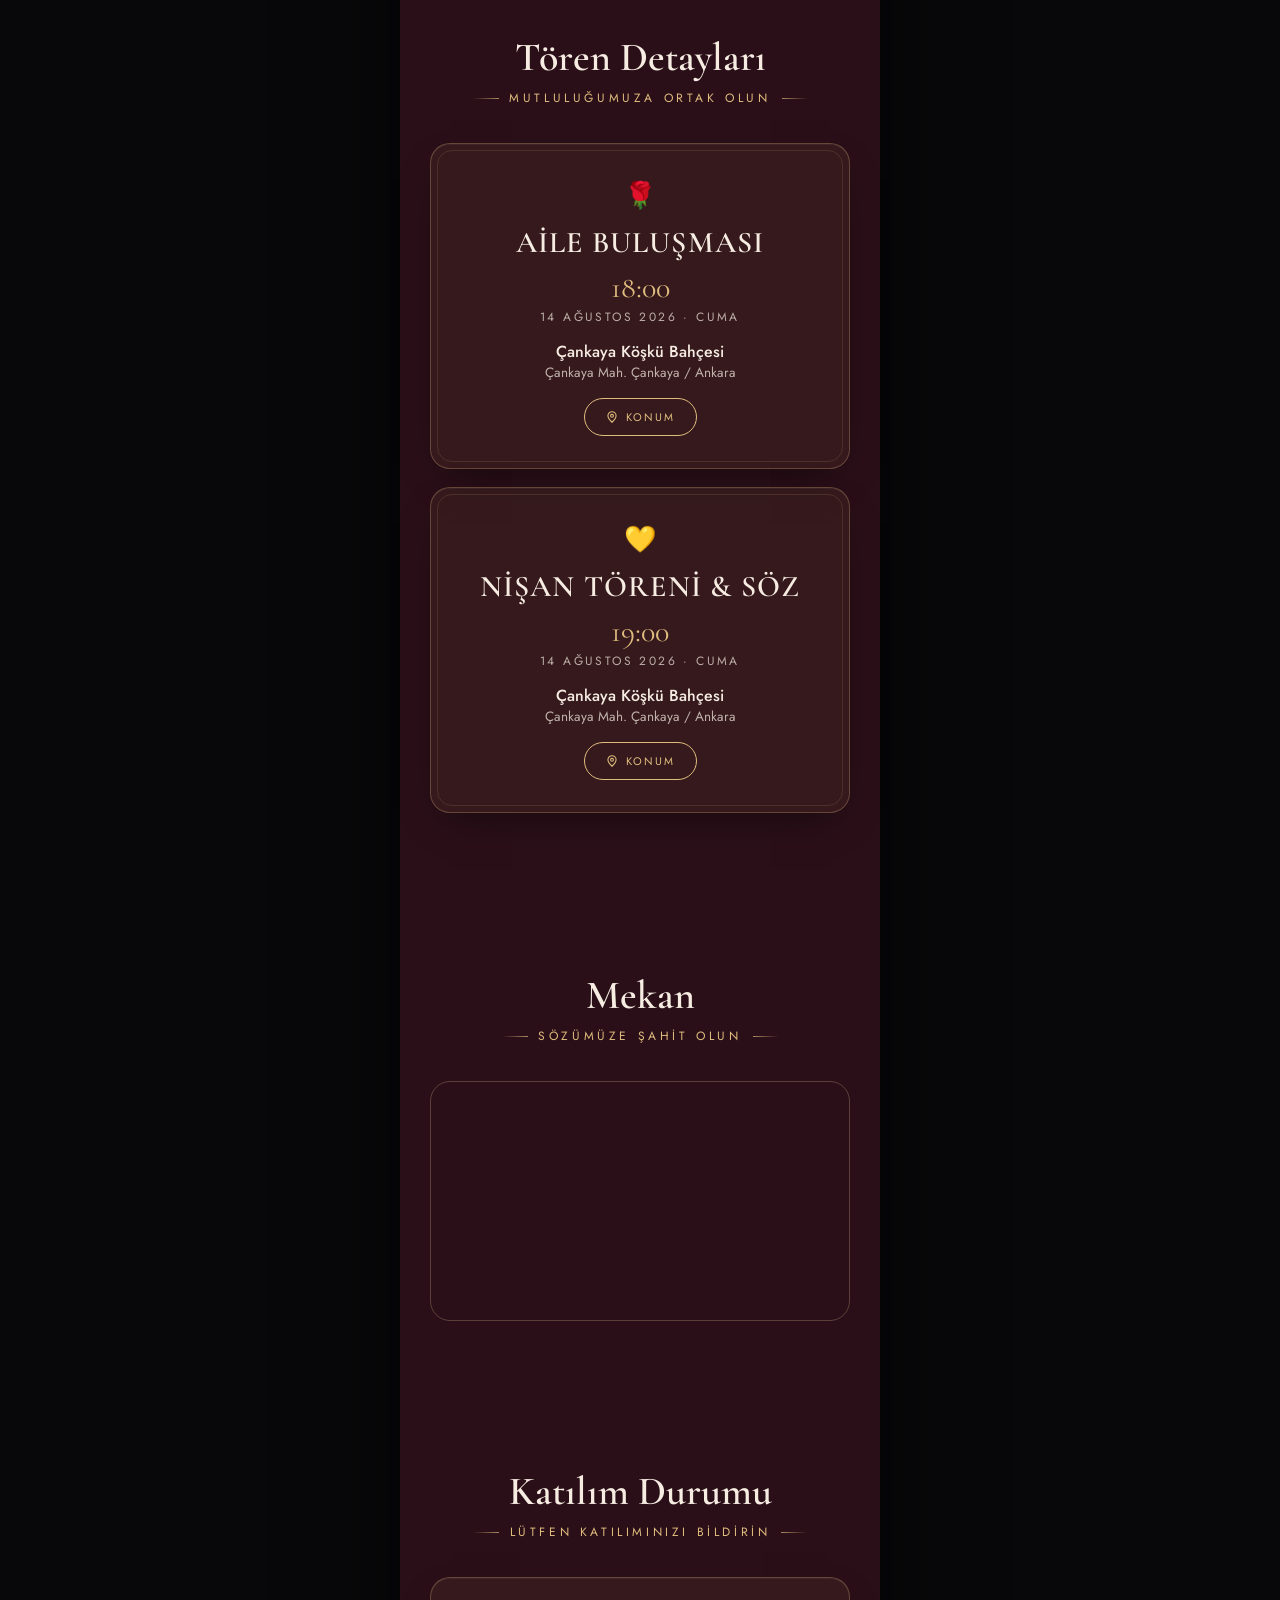
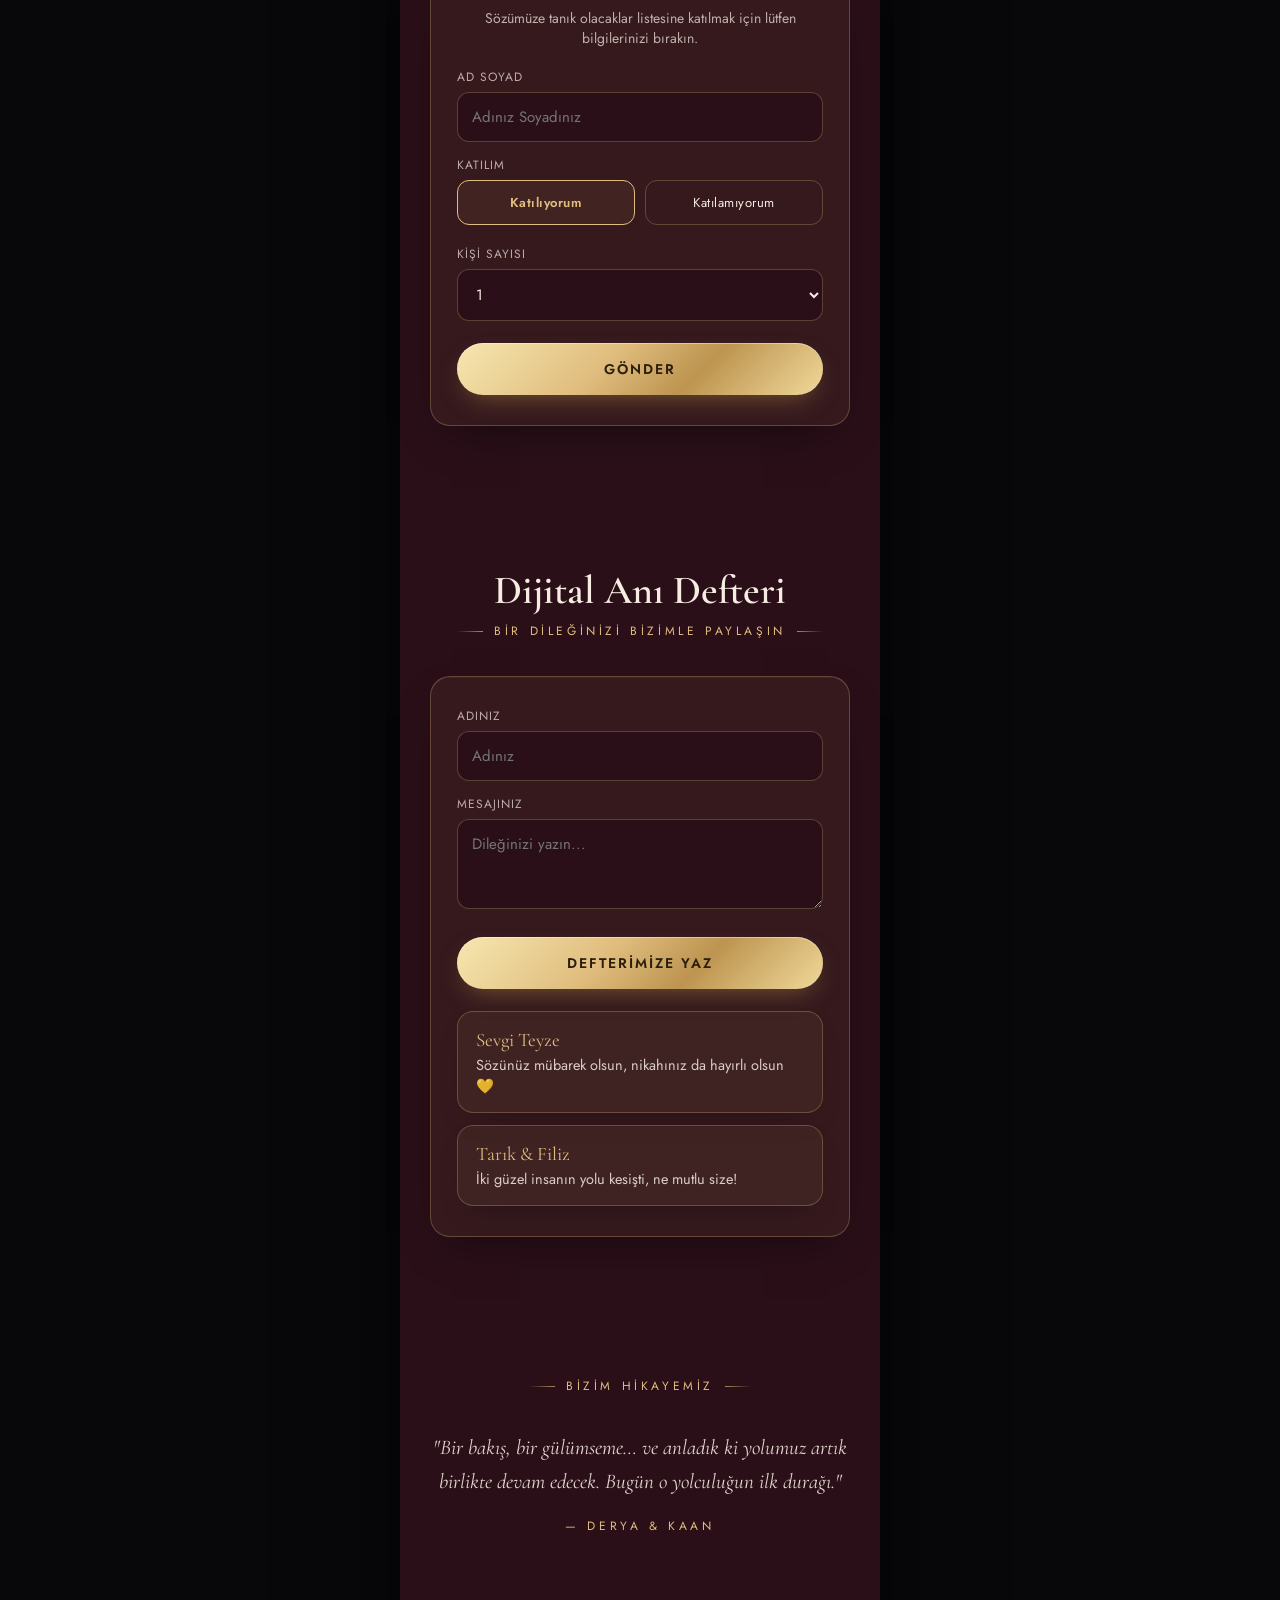
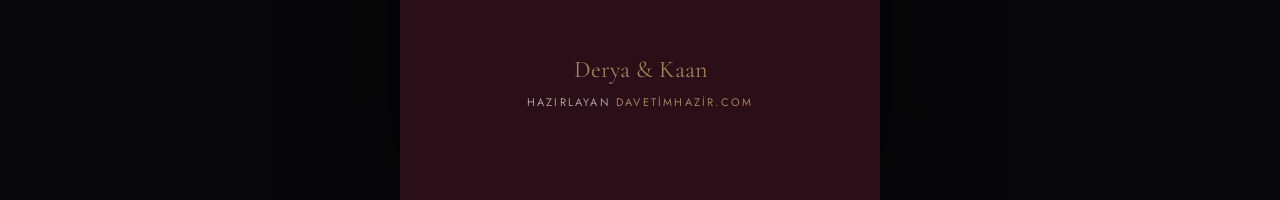
<file: templates/nisan.html>
<!DOCTYPE html>
<html lang="tr">
<head>
<meta charset="UTF-8">
<meta name="viewport" content="width=device-width, initial-scale=1.0">
<title>Derya & Kaan — Nişan Davetiyesi</title>
<meta name="description" content="Derya & Kaan'ın nişan törenine davetlisiniz — 14 Ağustos 2026.">
<link rel="preconnect" href="https://fonts.googleapis.com">
<link rel="preconnect" href="https://fonts.gstatic.com" crossorigin>
<link href="https://fonts.googleapis.com/css2?family=Cormorant+Garamond:ital,wght@0,500;0,600;1,500;1,600&family=Jost:wght@300;400;500;600&display=swap" rel="stylesheet">
<link rel="stylesheet" href="invitation.css">
<link rel="icon" href="data:image/svg+xml,<svg xmlns='http://www.w3.org/2000/svg' viewBox='0 0 100 100'><text y='.9em' font-size='90'>💍</text></svg>">
</head>
<body>
<div class="inv theme-nisan" id="inv">

  <div id="petals" data-glyph="❀"></div>

  <!-- COVER -->
  <section class="cover" id="cover">
    <div class="eyebrow">Söz Bizden, Dua Sizden</div>
    <h1 class="names">Derya<span class="amp">&amp;</span>Kaan</h1>
    <div class="rule"></div>
    <div class="date">14 Ağustos 2026 · Ankara</div>
    <button class="open-btn" id="openBtn">Davetiyeyi Aç</button>
    <div class="music-hint">♪ Müzikle açılır</div>
  </section>

  <!-- music + nav -->
  <button class="music-toggle" id="musicToggle" aria-label="Müzik">
    <svg viewBox="0 0 24 24" fill="none" stroke="currentColor" stroke-width="1.6"><path d="M9 18V5l11-2v13"/><circle cx="6" cy="18" r="3"/><circle cx="17" cy="16" r="3"/></svg>
  </button>
  <audio id="bgMusic" loop preload="none"><!-- Cursor: src buraya (Supabase storage) --></audio>

  <!-- COUPLE + COUNTDOWN -->
  <section class="sec" data-sec="cift">
    <div class="couple reveal-i">
      <div class="person">
        <div class="photo">D</div>
        <h3>Derya Yılmaz</h3>
        <p>Sevgi &amp; Hakan'ın kızı</p>
      </div>
      <div class="person">
        <div class="photo">K</div>
        <h3>Kaan Demir</h3>
        <p>Filiz &amp; Tarık'ın oğlu</p>
      </div>
    </div>

    <div style="height:46px"></div>
    <div class="sub reveal-i">Söze Kalan</div>
    <div class="countdown reveal-i" id="countdown" data-target="2026-08-14T19:00:00">
      <div class="box"><b data-d>77</b><small>Gün</small></div>
      <div class="box"><b data-h>21</b><small>Saat</small></div>
      <div class="box"><b data-m>15</b><small>Dakika</small></div>
      <div class="box"><b data-s>34</b><small>Saniye</small></div>
    </div>
  </section>

  <!-- EVENTS (merasim) -->
  <section class="sec" data-sec="merasim">
    <div class="label reveal-i">Tören Detayları</div>
    <div class="sub reveal-i">Mutluluğumuza ortak olun</div>

    <div class="event reveal-i">
      <div class="ico">🌹</div>
      <h3>AİLE BULUŞMASI</h3>
      <div class="when">18:00</div>
      <div class="day">14 Ağustos 2026 · Cuma</div>
      <div class="place">Çankaya Köşkü Bahçesi</div>
      <div class="addr">Çankaya Mah. Çankaya / Ankara</div>
      <a class="map-btn" href="https://www.google.com/maps/search/?api=1&query=Çankaya+Ankara" target="_blank" rel="noopener">
        <svg viewBox="0 0 24 24" width="14" height="14" fill="none" stroke="currentColor" stroke-width="1.8"><path d="M12 21s-7-6.3-7-11a7 7 0 0 1 14 0c0 4.7-7 11-7 11z"/><circle cx="12" cy="10" r="2.5"/></svg>
        Konum
      </a>
    </div>

    <div class="event reveal-i">
      <div class="ico">💛</div>
      <h3>NİŞAN TÖRENİ &amp; SÖZ</h3>
      <div class="when">19:00</div>
      <div class="day">14 Ağustos 2026 · Cuma</div>
      <div class="place">Çankaya Köşkü Bahçesi</div>
      <div class="addr">Çankaya Mah. Çankaya / Ankara</div>
      <a class="map-btn" href="https://www.google.com/maps/search/?api=1&query=Çankaya+Ankara" target="_blank" rel="noopener">
        <svg viewBox="0 0 24 24" width="14" height="14" fill="none" stroke="currentColor" stroke-width="1.8"><path d="M12 21s-7-6.3-7-11a7 7 0 0 1 14 0c0 4.7-7 11-7 11z"/><circle cx="12" cy="10" r="2.5"/></svg>
        Konum
      </a>
    </div>
  </section>

  <!-- MAP -->
  <section class="sec" data-sec="mekan">
    <div class="label reveal-i">Mekan</div>
    <div class="sub reveal-i">Sözümüze şahit olun</div>
    <iframe class="map-embed reveal-i" loading="lazy" referrerpolicy="no-referrer-when-downgrade"
      src="https://www.google.com/maps?q=Çankaya+Ankara&output=embed"></iframe>
  </section>

  <!-- RSVP -->
  <section class="sec" data-sec="katilim">
    <div class="label reveal-i">Katılım Durumu</div>
    <div class="sub reveal-i">Lütfen katılımınızı bildirin</div>
    <div class="card-form reveal-i">
      <p class="note">Sözümüze tanık olacaklar listesine katılmak için lütfen bilgilerinizi bırakın.</p>
      <form id="rsvpForm">
        <div class="field">
          <label>Ad Soyad</label>
          <input type="text" name="name" placeholder="Adınız Soyadınız" required>
        </div>
        <div class="field">
          <label>Katılım</label>
          <div class="radios">
            <label><input type="radio" name="attending" value="evet" checked><span>Katılıyorum</span></label>
            <label><input type="radio" name="attending" value="hayir"><span>Katılamıyorum</span></label>
          </div>
        </div>
        <div class="field">
          <label>Kişi Sayısı</label>
          <select name="guests">
            <option>1</option><option>2</option><option>3</option><option>4</option><option>5+</option>
          </select>
        </div>
        <button type="submit" class="submit-btn">Gönder</button>
      </form>
      <div class="form-ok" id="rsvpOk">Teşekkürler! Yanıtınız bize ulaştı ✦</div>
    </div>
  </section>

  <!-- GUESTBOOK -->
  <section class="sec" data-sec="ani">
    <div class="label reveal-i">Dijital Anı Defteri</div>
    <div class="sub reveal-i">Bir dileğinizi bizimle paylaşın</div>
    <div class="card-form reveal-i">
      <form id="guestForm">
        <div class="field">
          <label>Adınız</label>
          <input type="text" name="name" placeholder="Adınız" required>
        </div>
        <div class="field">
          <label>Mesajınız</label>
          <textarea name="message" placeholder="Dileğinizi yazın..." required></textarea>
        </div>
        <button type="submit" class="submit-btn">Defterimize Yaz</button>
      </form>
      <div class="guest-list" id="guestList">
        <div class="guest reveal-i"><div class="g-name">Sevgi Teyze</div><div class="g-msg">Sözünüz mübarek olsun, nikahınız da hayırlı olsun 💛</div></div>
        <div class="guest reveal-i"><div class="g-name">Tarık & Filiz</div><div class="g-msg">İki güzel insanın yolu kesişti, ne mutlu size!</div></div>
      </div>
    </div>
  </section>

  <!-- STORY -->
  <section class="sec story" data-sec="hikaye">
    <div class="sub reveal-i">Bizim Hikayemiz</div>
    <div class="reveal-i">
      <p>"Bir bakış, bir gülümseme… ve anladık ki yolumuz artık birlikte devam edecek. Bugün o yolculuğun ilk durağı."</p>
      <div class="sign">— Derya &amp; Kaan</div>
    </div>
  </section>

  <!-- FOOTER -->
  <div class="inv-footer">
    <div class="h">Derya &amp; Kaan</div>
    <div class="brand">Hazırlayan <a href="https://davetimhazir.com" target="_blank" rel="noopener">davetimhazir.com</a></div>
  </div>

  <!-- BOTTOM NAV -->
  <nav class="bottom-nav">
    <a href="#cift" class="active" aria-label="Çift"><svg viewBox="0 0 24 24" fill="none" stroke="currentColor" stroke-width="1.6"><path d="M3 11l9-8 9 8"/><path d="M5 10v10h14V10"/></svg></a>
    <a href="#ani" aria-label="Dilekler"><svg viewBox="0 0 24 24" fill="none" stroke="currentColor" stroke-width="1.6"><path d="M12 21s-7-4.4-7-10a4 4 0 0 1 7-2.6A4 4 0 0 1 19 11c0 5.6-7 10-7 10z"/></svg></a>
    <a href="#merasim" aria-label="Tarih"><svg viewBox="0 0 24 24" fill="none" stroke="currentColor" stroke-width="1.6"><rect x="3" y="4" width="18" height="18" rx="2"/><path d="M16 2v4M8 2v4M3 10h18"/></svg></a>
    <a href="#katilim" aria-label="Katılım"><svg viewBox="0 0 24 24" fill="none" stroke="currentColor" stroke-width="1.6"><path d="M4 4h16v12H5.2L4 17.5z"/></svg></a>
  </nav>

</div>

<script>window.INVITE = { slug: "derya-kaan", theme: "nisan" };</script>
<script src="invitation.js"></script>
</body>
</html>
</file>
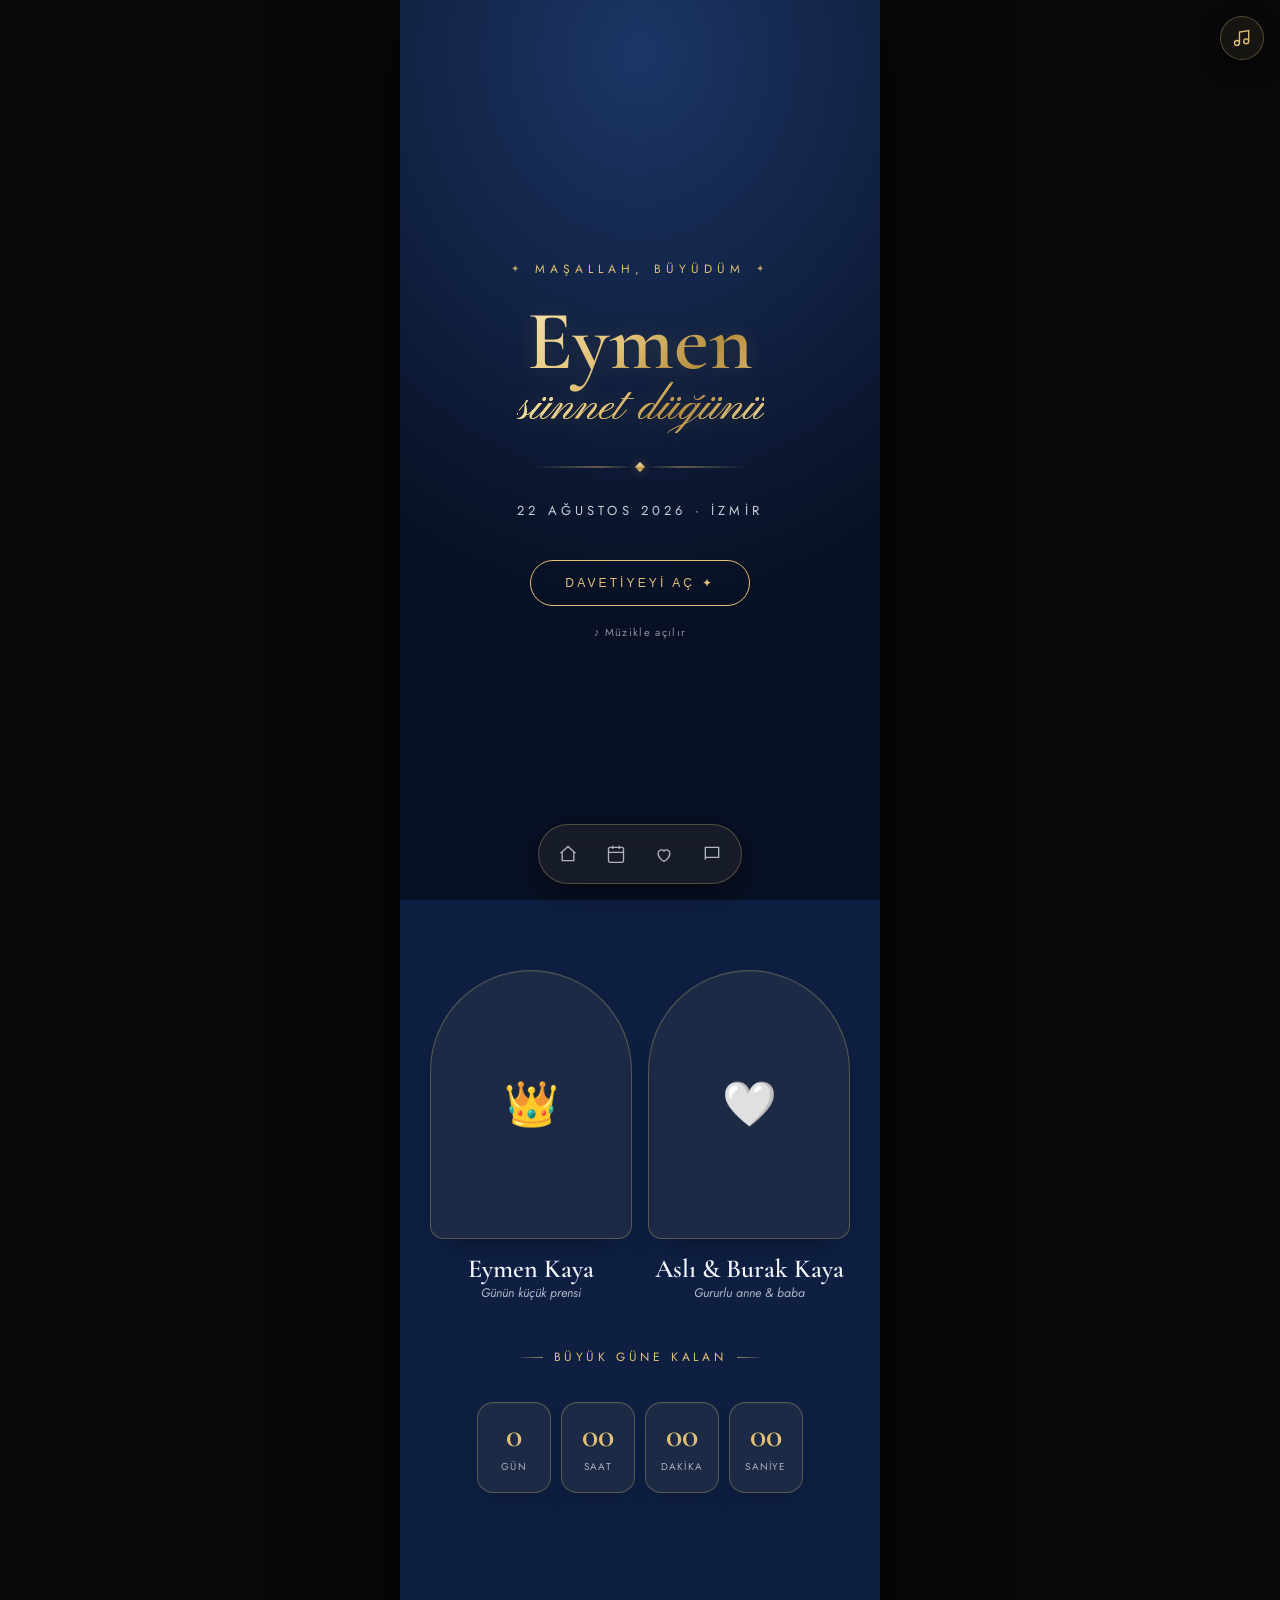
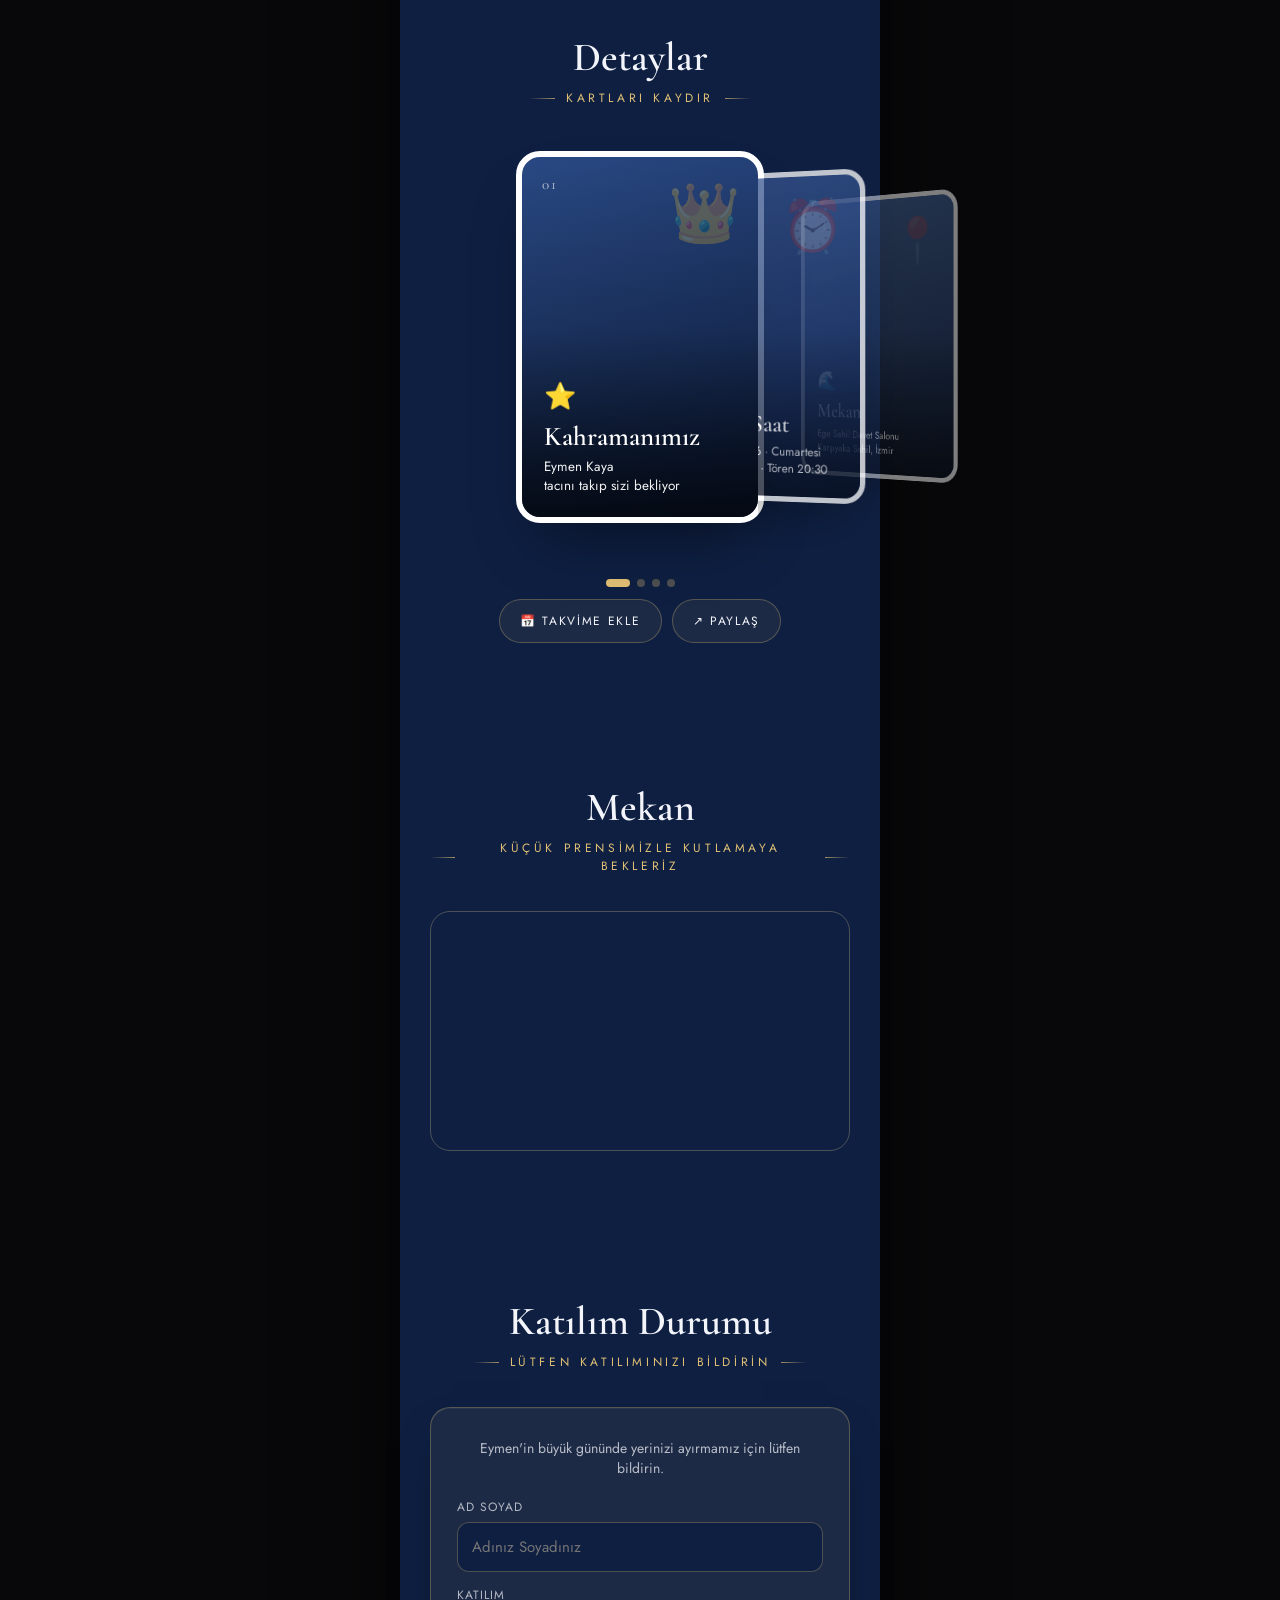
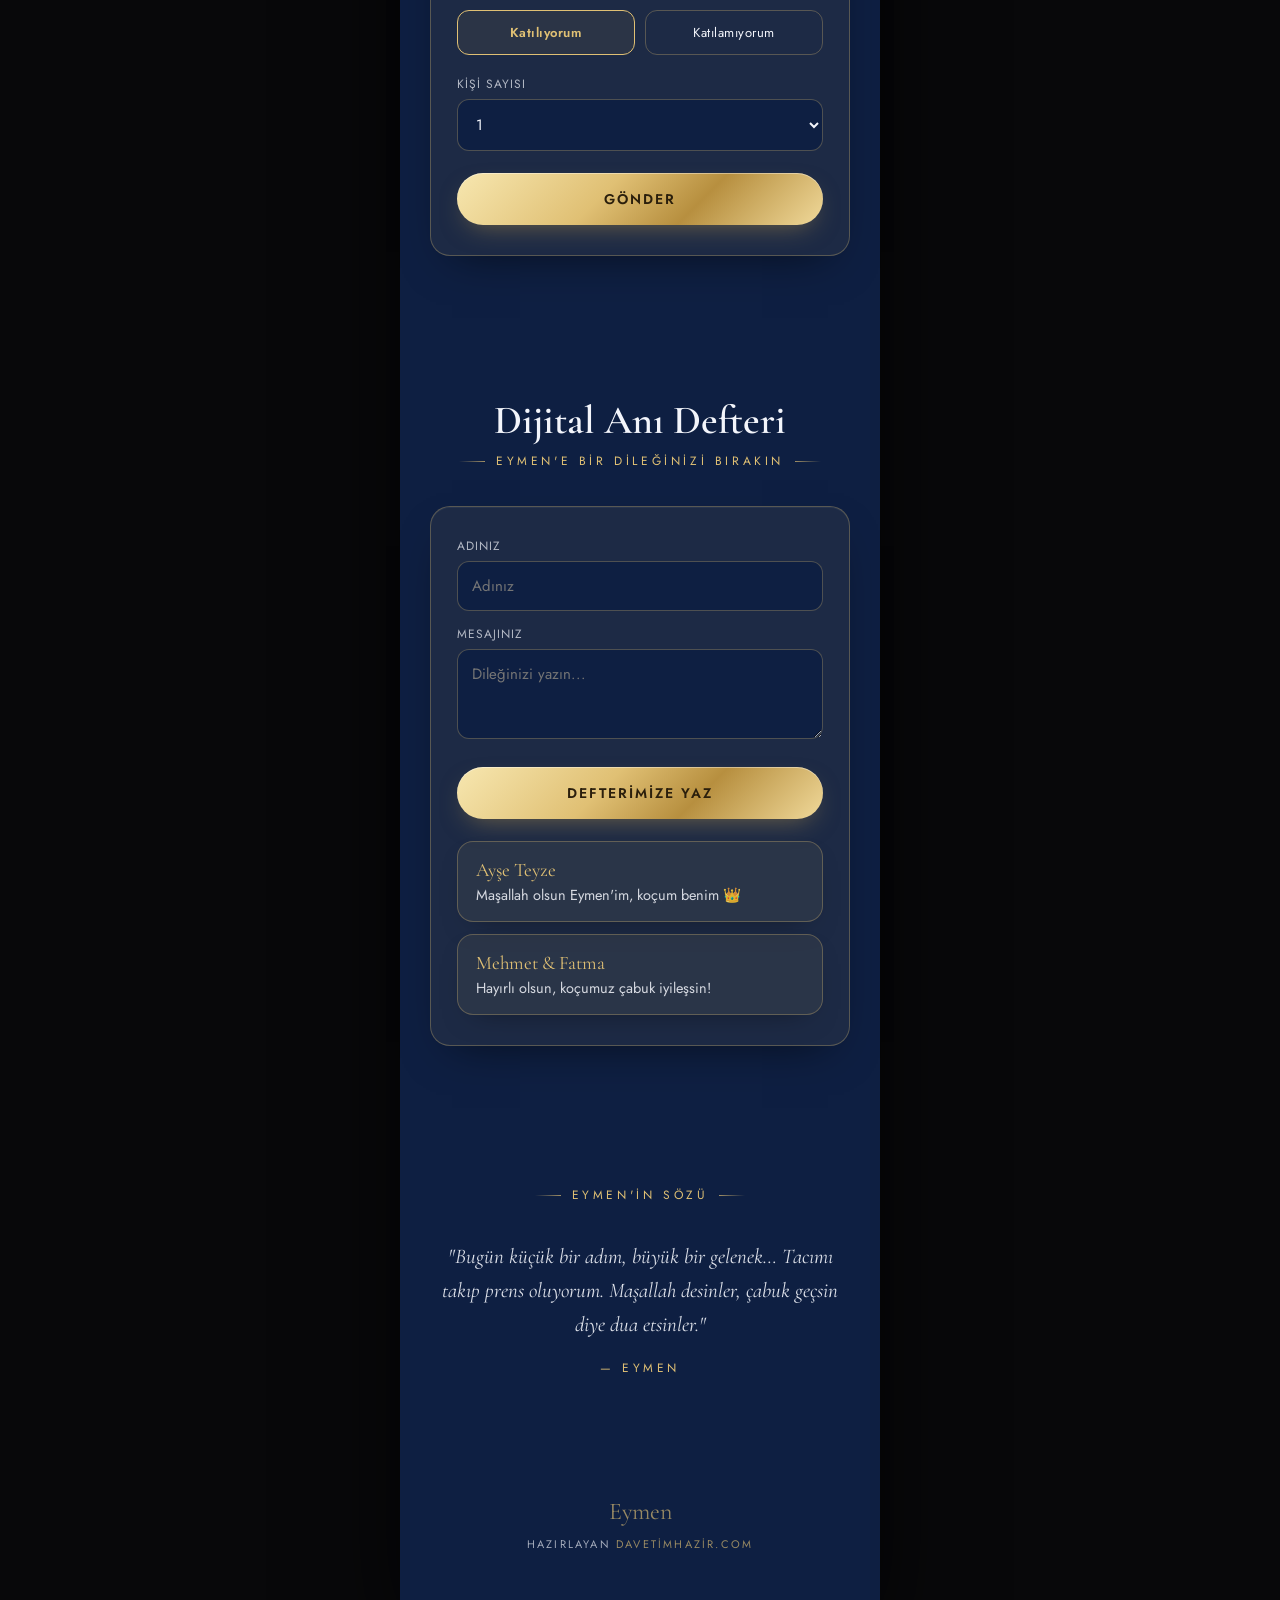
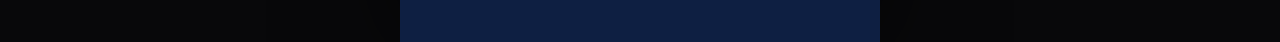
<file: templates/sunnet.html>
<!DOCTYPE html>
<html lang="tr">
<head>
<meta charset="UTF-8">
<meta name="viewport" content="width=device-width, initial-scale=1.0">
<title>Eymen'in Sünnet Düğünü Davetiyesi</title>
<meta name="description" content="Eymen'in sünnet düğününe davetlisiniz — 22 Ağustos 2026, İzmir.">
<link rel="preconnect" href="https://fonts.googleapis.com">
<link rel="preconnect" href="https://fonts.gstatic.com" crossorigin>
<link href="https://fonts.googleapis.com/css2?family=Cormorant+Garamond:ital,wght@0,500;0,600;1,500;1,600&family=Jost:wght@300;400;500;600&display=swap" rel="stylesheet">
<link rel="stylesheet" href="invitation.css">
<link rel="icon" href="data:image/svg+xml,<svg xmlns='http://www.w3.org/2000/svg' viewBox='0 0 100 100'><text y='.9em' font-size='90'>👑</text></svg>">
</head>
<body>
<div class="inv theme-sunnet" id="inv">

  <div id="petals" data-glyph="👑"></div>

  <!-- COVER -->
  <section class="cover" id="cover">
    <div class="eyebrow">Maşallah, Büyüdüm</div>
    <h1 class="names">Eymen<span class="amp">sünnet düğünü</span></h1>
    <div class="rule"></div>
    <div class="date">22 Ağustos 2026 · İzmir</div>
    <button class="open-btn" id="openBtn">Davetiyeyi Aç</button>
    <div class="music-hint">♪ Müzikle açılır</div>
  </section>

  <!-- music -->
  <button class="music-toggle" id="musicToggle" aria-label="Müzik">
    <svg viewBox="0 0 24 24" fill="none" stroke="currentColor" stroke-width="1.6"><path d="M9 18V5l11-2v13"/><circle cx="6" cy="18" r="3"/><circle cx="17" cy="16" r="3"/></svg>
  </button>
  <audio id="bgMusic" loop preload="none"><!-- Cursor: src buraya (Supabase storage) --></audio>

  <!-- KAHRAMAN + COUNTDOWN -->
  <section class="sec" data-sec="cift">
    <div class="couple reveal-i">
      <div class="person">
        <div class="photo">👑</div>
        <h3>Eymen Kaya</h3>
        <p>Günün küçük prensi</p>
      </div>
      <div class="person">
        <div class="photo">🤍</div>
        <h3>Aslı &amp; Burak Kaya</h3>
        <p>Gururlu anne &amp; baba</p>
      </div>
    </div>

    <div style="height:46px"></div>
    <div class="sub reveal-i">Büyük Güne Kalan</div>
    <div class="countdown reveal-i" id="countdown" data-target="2026-08-22T19:00:00">
      <div class="box"><b data-d>77</b><small>Gün</small></div>
      <div class="box"><b data-h>21</b><small>Saat</small></div>
      <div class="box"><b data-m>15</b><small>Dakika</small></div>
      <div class="box"><b data-s>34</b><small>Saniye</small></div>
    </div>
  </section>

  <!-- DETAYLAR — 3D carousel -->
  <section class="sec" data-sec="merasim">
    <div class="label reveal-i">Detaylar</div>
    <div class="sub reveal-i">kartları kaydır</div>
    <div class="dcarousel reveal-i" data-carousel>
      <div class="dtrack">
        <div class="dcard" style="--cbg:linear-gradient(160deg,#2a4a86,#0e1f42)">
          <div class="dnum">01</div><div class="dwm">👑</div>
          <div class="dcontent"><div class="dico">⭐</div><h3>Kahramanımız</h3><p>Eymen Kaya<br><span class="dsmall">tacını takıp sizi bekliyor</span></p></div>
        </div>
        <div class="dcard" style="--cbg:linear-gradient(160deg,#3a5a96,#16306a)">
          <div class="dnum">02</div><div class="dwm">⏰</div>
          <div class="dcontent"><div class="dico">📅</div><h3>Tarih &amp; Saat</h3><p>22 Ağustos 2026 · Cumartesi<br><span class="dsmall">Karşılama 19:00 · Tören 20:30</span></p></div>
        </div>
        <div class="dcard" style="--cbg:linear-gradient(160deg,#46689e,#1c3666)">
          <div class="dnum">03</div><div class="dwm">📍</div>
          <div class="dcontent"><div class="dico">🌊</div><h3>Mekan</h3><p>Ege Sahil Davet Salonu<br><span class="dsmall">Karşıyaka Sahil, İzmir</span></p></div>
        </div>
        <div class="dcard" style="--cbg:linear-gradient(160deg,#d8b46a,#8a6d2c)">
          <div class="dnum">04</div><div class="dwm">🎉</div>
          <div class="dcontent"><div class="dico">🎁</div><h3>Program</h3><p>Karşılama &amp; kokteyl, tören, kep giyme<br><span class="dsmall">çocuk eğlencesi &amp; ikram</span></p></div>
        </div>
      </div>
      <div class="ddots"></div>
    </div>
    <div class="actions reveal-i">
      <span class="chip" id="calBtn" data-start="20260822T160000Z" data-end="20260822T210000Z" data-title="Eymen'in Sünnet Düğünü" data-loc="Karşıyaka Sahil İzmir">📅 Takvime Ekle</span>
      <span class="chip" id="shareBtn">↗ Paylaş</span>
    </div>
  </section>

  <!-- MAP -->
  <section class="sec" data-sec="mekan">
    <div class="label reveal-i">Mekan</div>
    <div class="sub reveal-i">Küçük prensimizle kutlamaya bekleriz</div>
    <iframe class="map-embed reveal-i" loading="lazy" referrerpolicy="no-referrer-when-downgrade"
      src="https://www.google.com/maps?q=Karşıyaka+İzmir&output=embed"></iframe>
  </section>

  <!-- RSVP -->
  <section class="sec" data-sec="katilim">
    <div class="label reveal-i">Katılım Durumu</div>
    <div class="sub reveal-i">Lütfen katılımınızı bildirin</div>
    <div class="card-form reveal-i">
      <p class="note">Eymen'in büyük gününde yerinizi ayırmamız için lütfen bildirin.</p>
      <form id="rsvpForm">
        <div class="field">
          <label>Ad Soyad</label>
          <input type="text" name="name" placeholder="Adınız Soyadınız" required>
        </div>
        <div class="field">
          <label>Katılım</label>
          <div class="radios">
            <label><input type="radio" name="attending" value="evet" checked><span>Katılıyorum</span></label>
            <label><input type="radio" name="attending" value="hayir"><span>Katılamıyorum</span></label>
          </div>
        </div>
        <div class="field">
          <label>Kişi Sayısı</label>
          <select name="guests">
            <option>1</option><option>2</option><option>3</option><option>4</option><option>5+</option>
          </select>
        </div>
        <button type="submit" class="submit-btn">Gönder</button>
      </form>
      <div class="form-ok" id="rsvpOk">Teşekkürler! Yanıtınız bize ulaştı ✦</div>
    </div>
  </section>

  <!-- GUESTBOOK -->
  <section class="sec" data-sec="ani">
    <div class="label reveal-i">Dijital Anı Defteri</div>
    <div class="sub reveal-i">Eymen'e bir dileğinizi bırakın</div>
    <div class="card-form reveal-i">
      <form id="guestForm">
        <div class="field">
          <label>Adınız</label>
          <input type="text" name="name" placeholder="Adınız" required>
        </div>
        <div class="field">
          <label>Mesajınız</label>
          <textarea name="message" placeholder="Dileğinizi yazın..." required></textarea>
        </div>
        <button type="submit" class="submit-btn">Defterimize Yaz</button>
      </form>
      <div class="guest-list" id="guestList">
        <div class="guest reveal-i"><div class="g-name">Ayşe Teyze</div><div class="g-msg">Maşallah olsun Eymen'im, koçum benim 👑</div></div>
        <div class="guest reveal-i"><div class="g-name">Mehmet &amp; Fatma</div><div class="g-msg">Hayırlı olsun, koçumuz çabuk iyileşsin!</div></div>
      </div>
    </div>
  </section>

  <!-- STORY -->
  <section class="sec story" data-sec="hikaye">
    <div class="sub reveal-i">Eymen'in Sözü</div>
    <div class="reveal-i">
      <p>"Bugün küçük bir adım, büyük bir gelenek… Tacımı takıp prens oluyorum. Maşallah desinler, çabuk geçsin diye dua etsinler."</p>
      <div class="sign">— Eymen</div>
    </div>
  </section>

  <!-- FOOTER -->
  <div class="inv-footer">
    <div class="h">Eymen</div>
    <div class="brand">Hazırlayan <a href="https://davetimhazir.com" target="_blank" rel="noopener">davetimhazir.com</a></div>
  </div>

  <!-- BOTTOM NAV -->
  <nav class="bottom-nav">
    <a href="#cift" class="active" aria-label="Prens"><svg viewBox="0 0 24 24" fill="none" stroke="currentColor" stroke-width="1.6"><path d="M3 11l9-8 9 8"/><path d="M5 10v10h14V10"/></svg></a>
    <a href="#merasim" aria-label="Detaylar"><svg viewBox="0 0 24 24" fill="none" stroke="currentColor" stroke-width="1.6"><rect x="3" y="4" width="18" height="18" rx="2"/><path d="M16 2v4M8 2v4M3 10h18"/></svg></a>
    <a href="#ani" aria-label="Dilekler"><svg viewBox="0 0 24 24" fill="none" stroke="currentColor" stroke-width="1.6"><path d="M12 21s-7-4.4-7-10a4 4 0 0 1 7-2.6A4 4 0 0 1 19 11c0 5.6-7 10-7 10z"/></svg></a>
    <a href="#katilim" aria-label="Katılım"><svg viewBox="0 0 24 24" fill="none" stroke="currentColor" stroke-width="1.6"><path d="M4 4h16v12H5.2L4 17.5z"/></svg></a>
  </nav>

</div>

<script>window.INVITE = { slug: "eymen-sunnet", theme: "sunnet" };</script>
<script src="invitation.js"></script>
</body>
</html>
</file>
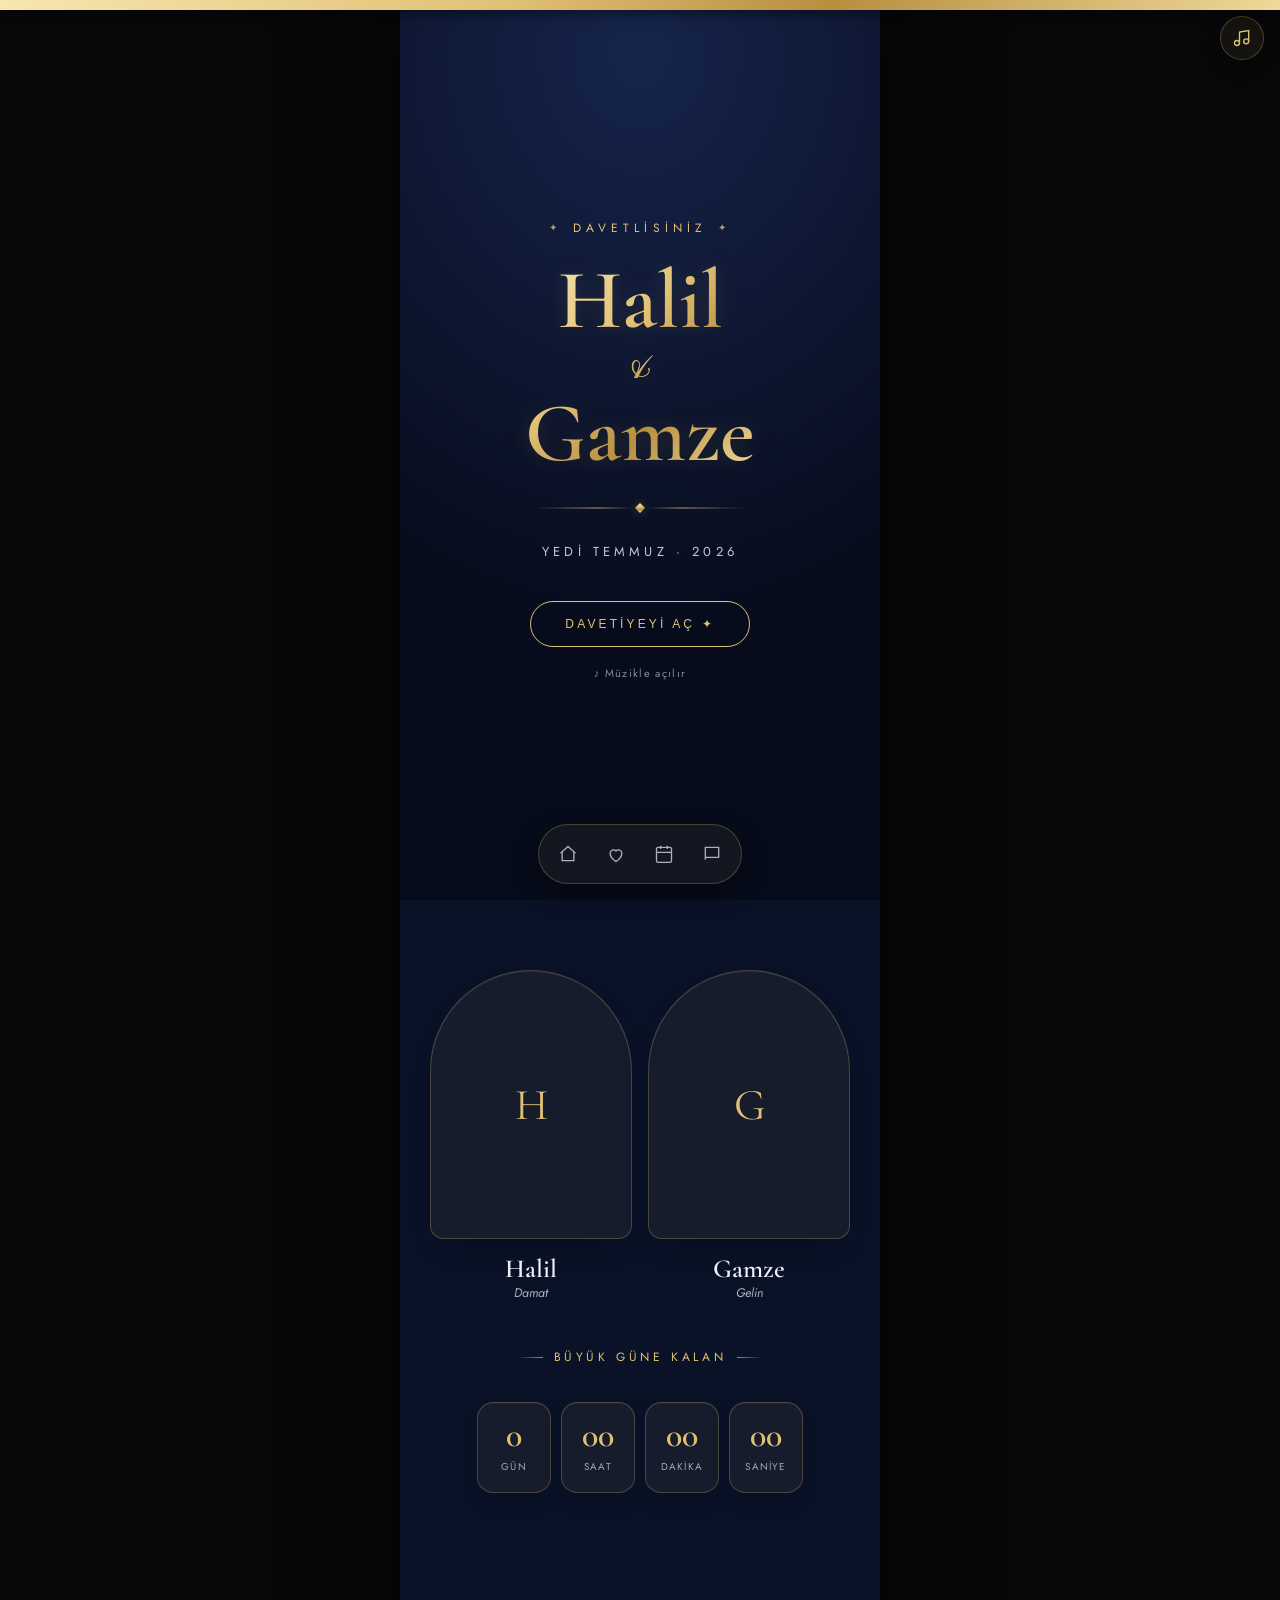
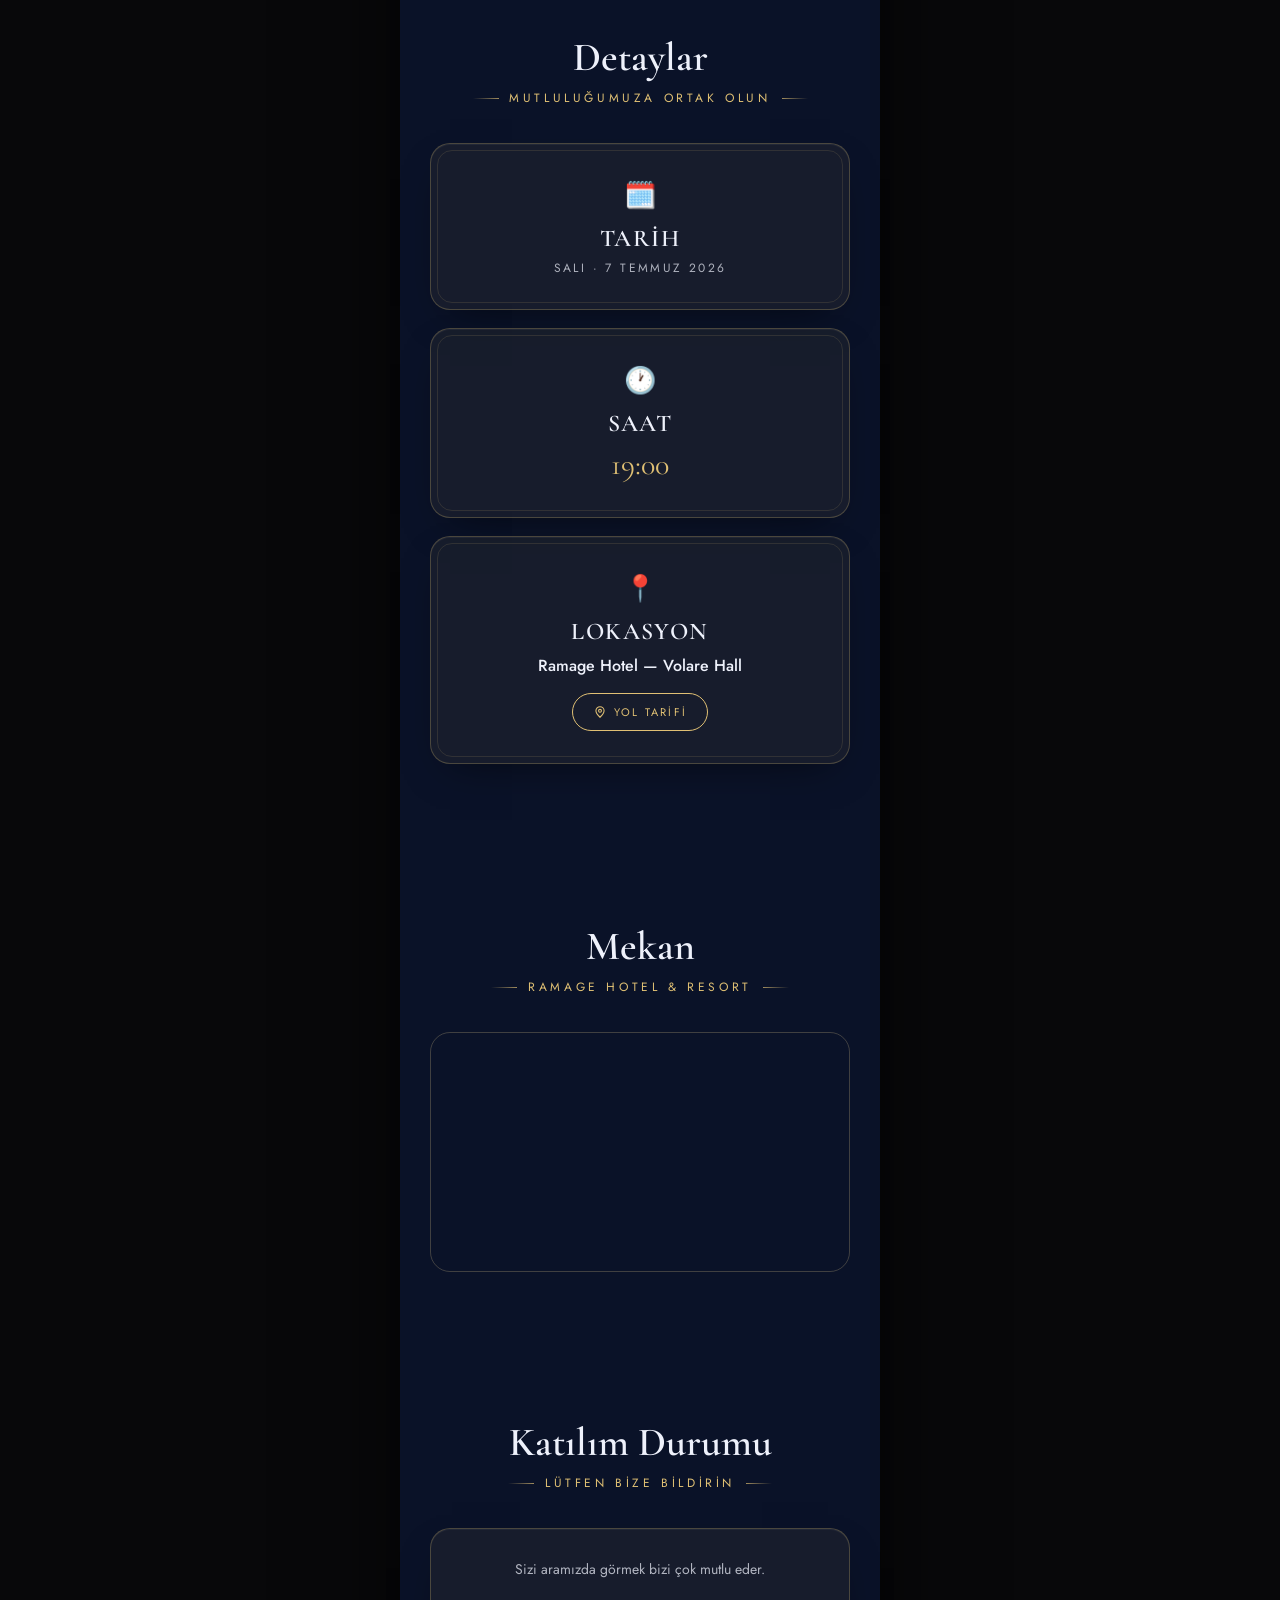
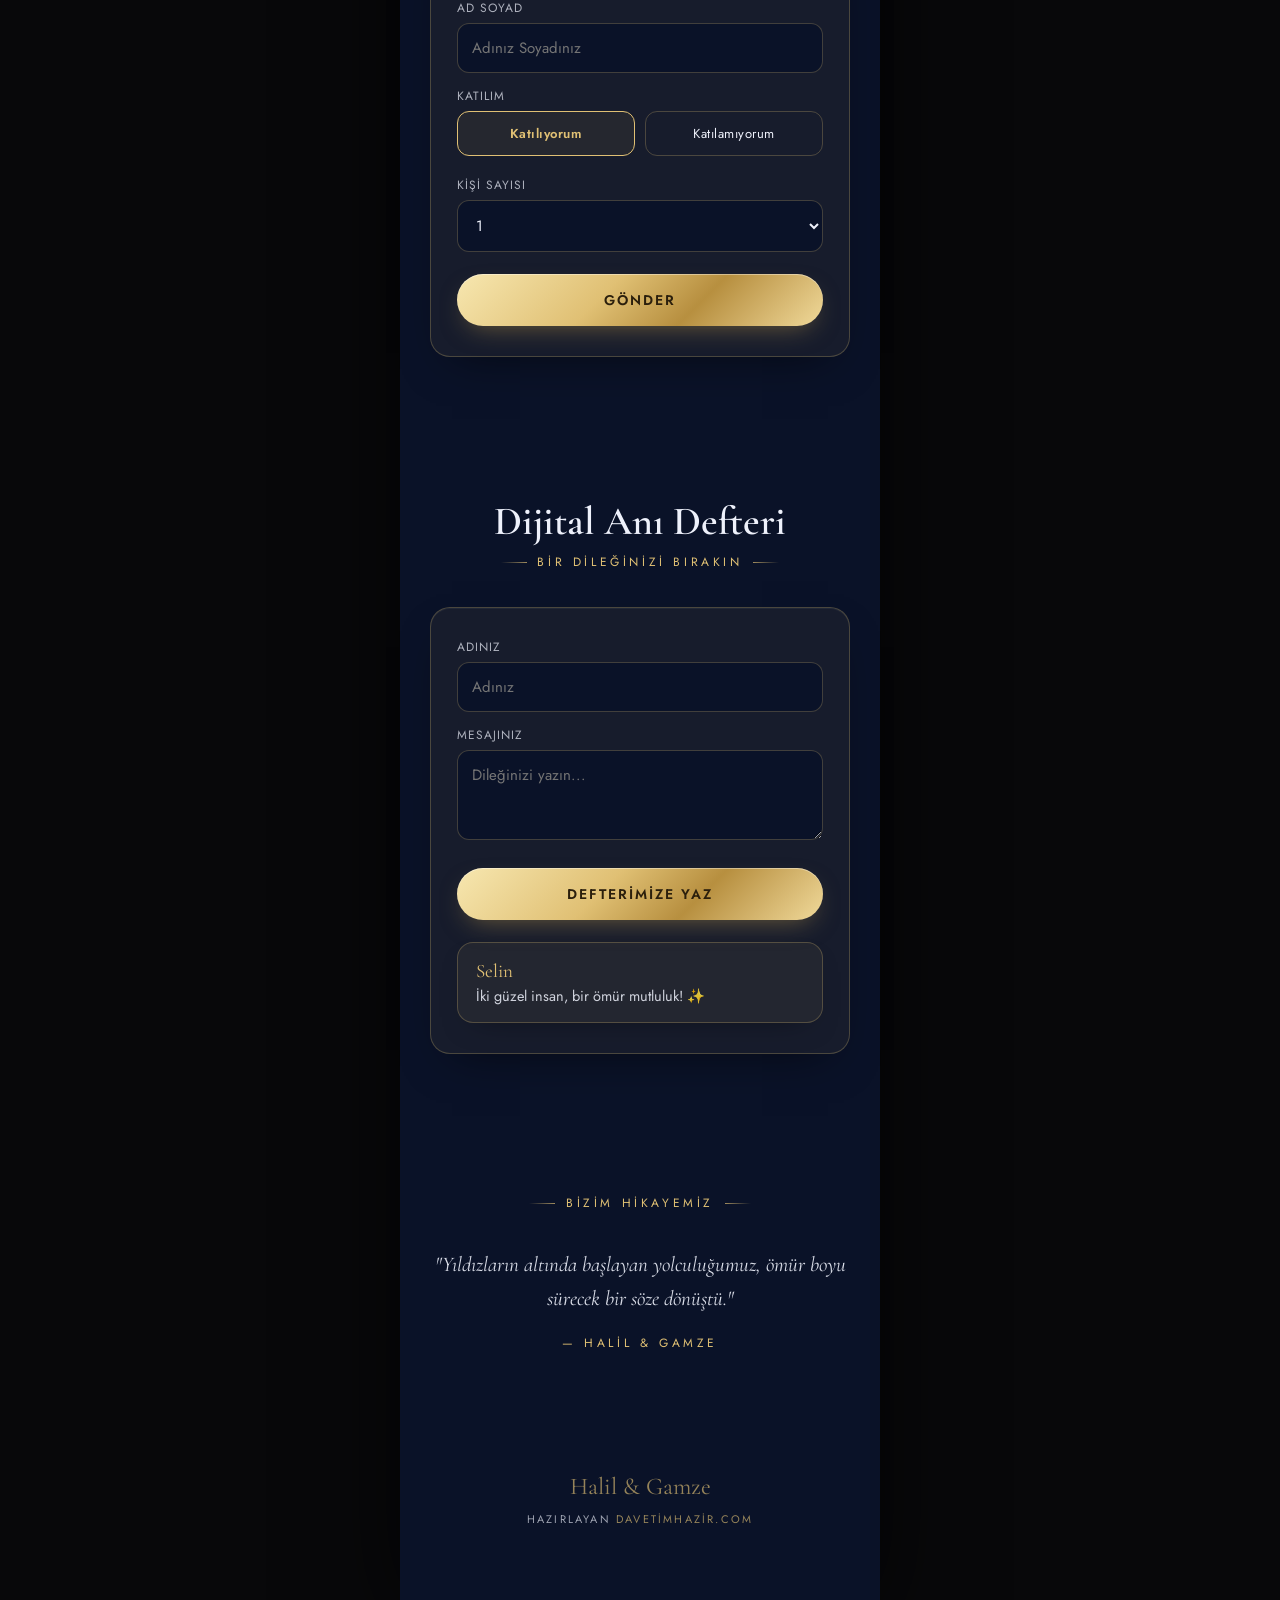
<file: templates/yildiz-tozu.html>
<!DOCTYPE html>
<html lang="tr">
<head>
<meta charset="UTF-8">
<meta name="viewport" content="width=device-width, initial-scale=1.0">
<title>Halil & Gamze — Düğün Davetiyesi</title>
<meta name="description" content="Halil & Gamze'nin düğününe davetlisiniz — 7 Temmuz 2026.">
<link rel="preconnect" href="https://fonts.googleapis.com">
<link rel="preconnect" href="https://fonts.gstatic.com" crossorigin>
<link href="https://fonts.googleapis.com/css2?family=Cormorant+Garamond:ital,wght@0,500;0,600;1,500;1,600&family=Jost:wght@300;400;500;600&display=swap" rel="stylesheet">
<link rel="stylesheet" href="invitation.css">
<link rel="icon" href="data:image/svg+xml,<svg xmlns='http://www.w3.org/2000/svg' viewBox='0 0 100 100'><text y='.9em' font-size='90'>✨</text></svg>">
</head>
<body>
<div class="inv theme-yildiz" id="inv">

  <div id="petals" data-glyph="✦"></div>

  <!-- COVER -->
  <section class="cover" id="cover">
    <div class="eyebrow">Davetlisiniz</div>
    <h1 class="names">Halil<span class="amp">&amp;</span>Gamze</h1>
    <div class="rule"></div>
    <div class="date">Yedi Temmuz · 2026</div>
    <button class="open-btn" id="openBtn">Davetiyeyi Aç</button>
    <div class="music-hint">♪ Müzikle açılır</div>
  </section>

  <button class="music-toggle" id="musicToggle" aria-label="Müzik">
    <svg viewBox="0 0 24 24" fill="none" stroke="currentColor" stroke-width="1.6"><path d="M9 18V5l11-2v13"/><circle cx="6" cy="18" r="3"/><circle cx="17" cy="16" r="3"/></svg>
  </button>
  <audio id="bgMusic" loop preload="none"></audio>

  <!-- COUPLE + COUNTDOWN -->
  <section class="sec" data-sec="cift">
    <div class="couple reveal-i">
      <div class="person">
        <div class="photo">H</div>
        <h3>Halil</h3>
        <p>Damat</p>
      </div>
      <div class="person">
        <div class="photo">G</div>
        <h3>Gamze</h3>
        <p>Gelin</p>
      </div>
    </div>
    <div style="height:46px"></div>
    <div class="sub reveal-i">Büyük Güne Kalan</div>
    <div class="countdown reveal-i" id="countdown" data-target="2026-07-07T19:00:00">
      <div class="box"><b data-d>0</b><small>Gün</small></div>
      <div class="box"><b data-h>0</b><small>Saat</small></div>
      <div class="box"><b data-m>0</b><small>Dakika</small></div>
      <div class="box"><b data-s>0</b><small>Saniye</small></div>
    </div>
  </section>

  <!-- EVENT (tek merasim, kart stili) -->
  <section class="sec" data-sec="merasim">
    <div class="label reveal-i">Detaylar</div>
    <div class="sub reveal-i">Mutluluğumuza ortak olun</div>

    <div class="event reveal-i">
      <div class="ico">🗓️</div>
      <h3 style="font-size:24px;letter-spacing:.06em">TARİH</h3>
      <div class="day" style="margin-top:6px">Salı · 7 Temmuz 2026</div>
    </div>
    <div class="event reveal-i">
      <div class="ico">🕐</div>
      <h3 style="font-size:24px;letter-spacing:.06em">SAAT</h3>
      <div class="when">19:00</div>
    </div>
    <div class="event reveal-i">
      <div class="ico">📍</div>
      <h3 style="font-size:24px;letter-spacing:.06em">LOKASYON</h3>
      <div class="place" style="margin-top:8px">Ramage Hotel — Volare Hall</div>
      <a class="map-btn" href="https://www.google.com/maps/search/?api=1&query=Ramage+Hotel+İstanbul" target="_blank" rel="noopener">
        <svg viewBox="0 0 24 24" width="14" height="14" fill="none" stroke="currentColor" stroke-width="1.8"><path d="M12 21s-7-6.3-7-11a7 7 0 0 1 14 0c0 4.7-7 11-7 11z"/><circle cx="12" cy="10" r="2.5"/></svg>
        Yol Tarifi
      </a>
    </div>
  </section>

  <!-- MAP -->
  <section class="sec" data-sec="mekan">
    <div class="label reveal-i">Mekan</div>
    <div class="sub reveal-i">Ramage Hotel &amp; Resort</div>
    <iframe class="map-embed reveal-i" loading="lazy" referrerpolicy="no-referrer-when-downgrade"
      src="https://www.google.com/maps?q=Ramage+Hotel+İstanbul&output=embed"></iframe>
  </section>

  <!-- RSVP -->
  <section class="sec" data-sec="katilim">
    <div class="label reveal-i">Katılım Durumu</div>
    <div class="sub reveal-i">Lütfen bize bildirin</div>
    <div class="card-form reveal-i">
      <p class="note">Sizi aramızda görmek bizi çok mutlu eder.</p>
      <form id="rsvpForm">
        <div class="field"><label>Ad Soyad</label><input type="text" name="name" placeholder="Adınız Soyadınız" required></div>
        <div class="field"><label>Katılım</label>
          <div class="radios">
            <label><input type="radio" name="attending" value="evet" checked><span>Katılıyorum</span></label>
            <label><input type="radio" name="attending" value="hayir"><span>Katılamıyorum</span></label>
          </div>
        </div>
        <div class="field"><label>Kişi Sayısı</label>
          <select name="guests"><option>1</option><option>2</option><option>3</option><option>4</option><option>5+</option></select>
        </div>
        <button type="submit" class="submit-btn">Gönder</button>
      </form>
      <div class="form-ok" id="rsvpOk">Teşekkürler! Yanıtınız bize ulaştı ✦</div>
    </div>
  </section>

  <!-- GUESTBOOK -->
  <section class="sec" data-sec="ani">
    <div class="label reveal-i">Dijital Anı Defteri</div>
    <div class="sub reveal-i">Bir dileğinizi bırakın</div>
    <div class="card-form reveal-i">
      <form id="guestForm">
        <div class="field"><label>Adınız</label><input type="text" name="name" placeholder="Adınız" required></div>
        <div class="field"><label>Mesajınız</label><textarea name="message" placeholder="Dileğinizi yazın..." required></textarea></div>
        <button type="submit" class="submit-btn">Defterimize Yaz</button>
      </form>
      <div class="guest-list" id="guestList">
        <div class="guest reveal-i"><div class="g-name">Selin</div><div class="g-msg">İki güzel insan, bir ömür mutluluk! ✨</div></div>
      </div>
    </div>
  </section>

  <!-- STORY -->
  <section class="sec story" data-sec="hikaye">
    <div class="sub reveal-i">Bizim Hikayemiz</div>
    <div class="reveal-i">
      <p>"Yıldızların altında başlayan yolculuğumuz, ömür boyu sürecek bir söze dönüştü."</p>
      <div class="sign">— Halil &amp; Gamze</div>
    </div>
  </section>

  <div class="inv-footer">
    <div class="h">Halil &amp; Gamze</div>
    <div class="brand">Hazırlayan <a href="https://davetimhazir.com" target="_blank" rel="noopener">davetimhazir.com</a></div>
  </div>

  <nav class="bottom-nav">
    <a href="#cift" class="active" aria-label="Çift"><svg viewBox="0 0 24 24" fill="none" stroke="currentColor" stroke-width="1.6"><path d="M3 11l9-8 9 8"/><path d="M5 10v10h14V10"/></svg></a>
    <a href="#ani" aria-label="Dilekler"><svg viewBox="0 0 24 24" fill="none" stroke="currentColor" stroke-width="1.6"><path d="M12 21s-7-4.4-7-10a4 4 0 0 1 7-2.6A4 4 0 0 1 19 11c0 5.6-7 10-7 10z"/></svg></a>
    <a href="#merasim" aria-label="Tarih"><svg viewBox="0 0 24 24" fill="none" stroke="currentColor" stroke-width="1.6"><rect x="3" y="4" width="18" height="18" rx="2"/><path d="M16 2v4M8 2v4M3 10h18"/></svg></a>
    <a href="#katilim" aria-label="Katılım"><svg viewBox="0 0 24 24" fill="none" stroke="currentColor" stroke-width="1.6"><path d="M4 4h16v12H5.2L4 17.5z"/></svg></a>
  </nav>

</div>

<script>window.INVITE = { slug: "halil-gamze", theme: "yildiz" };</script>
<script src="invitation.js"></script>
</body>
</html>
</file>
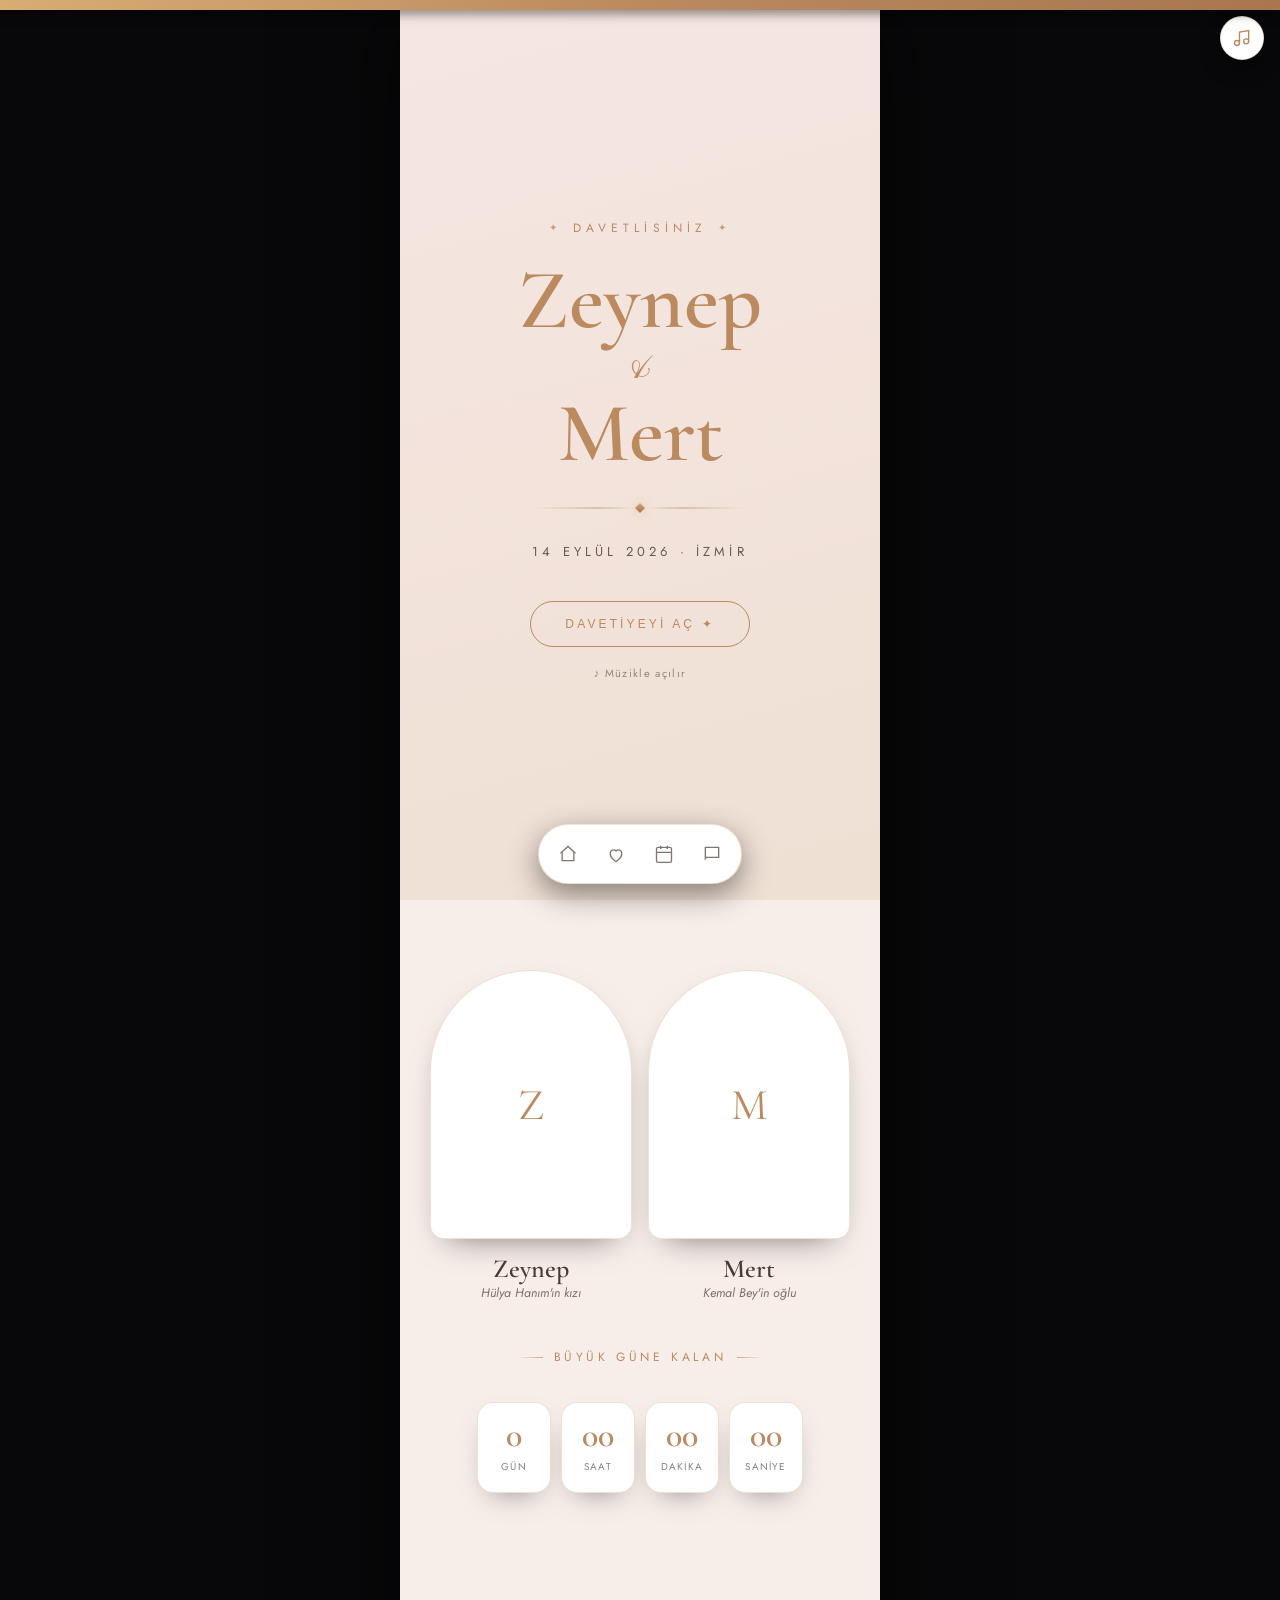
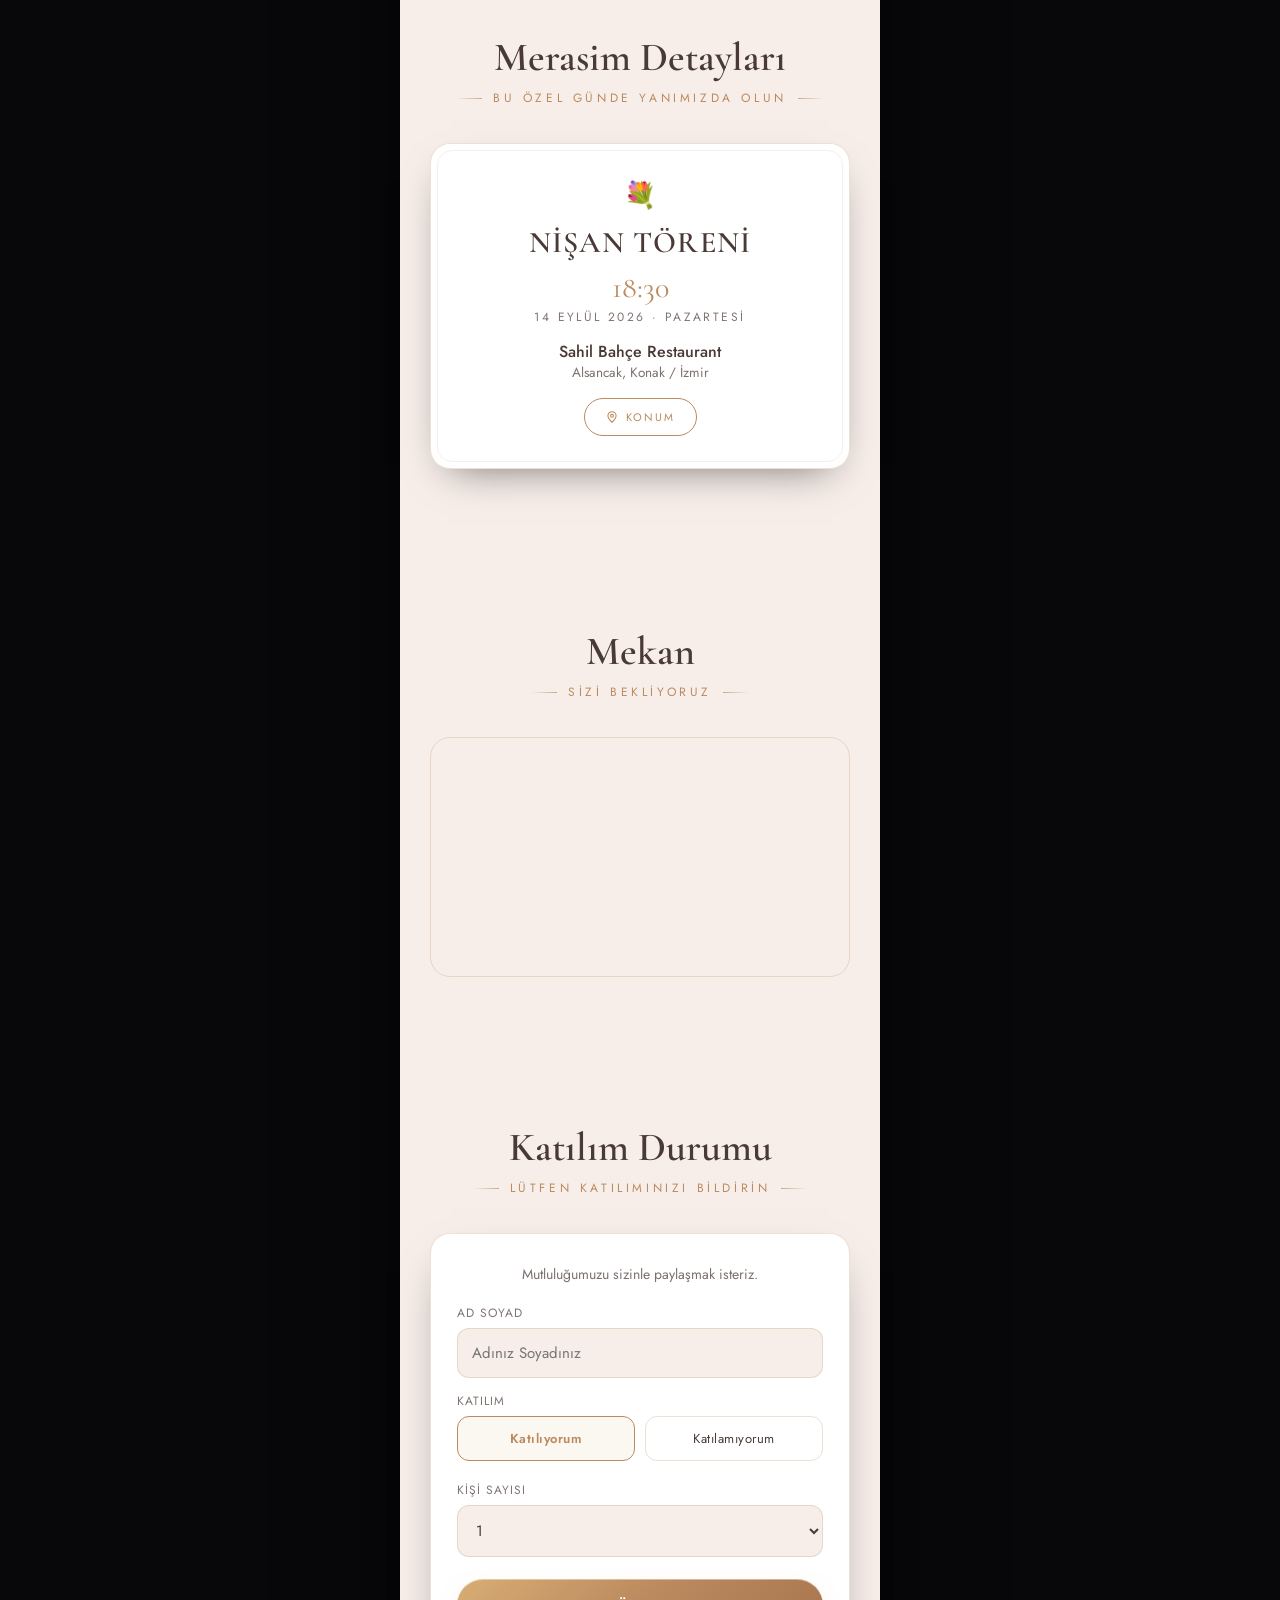
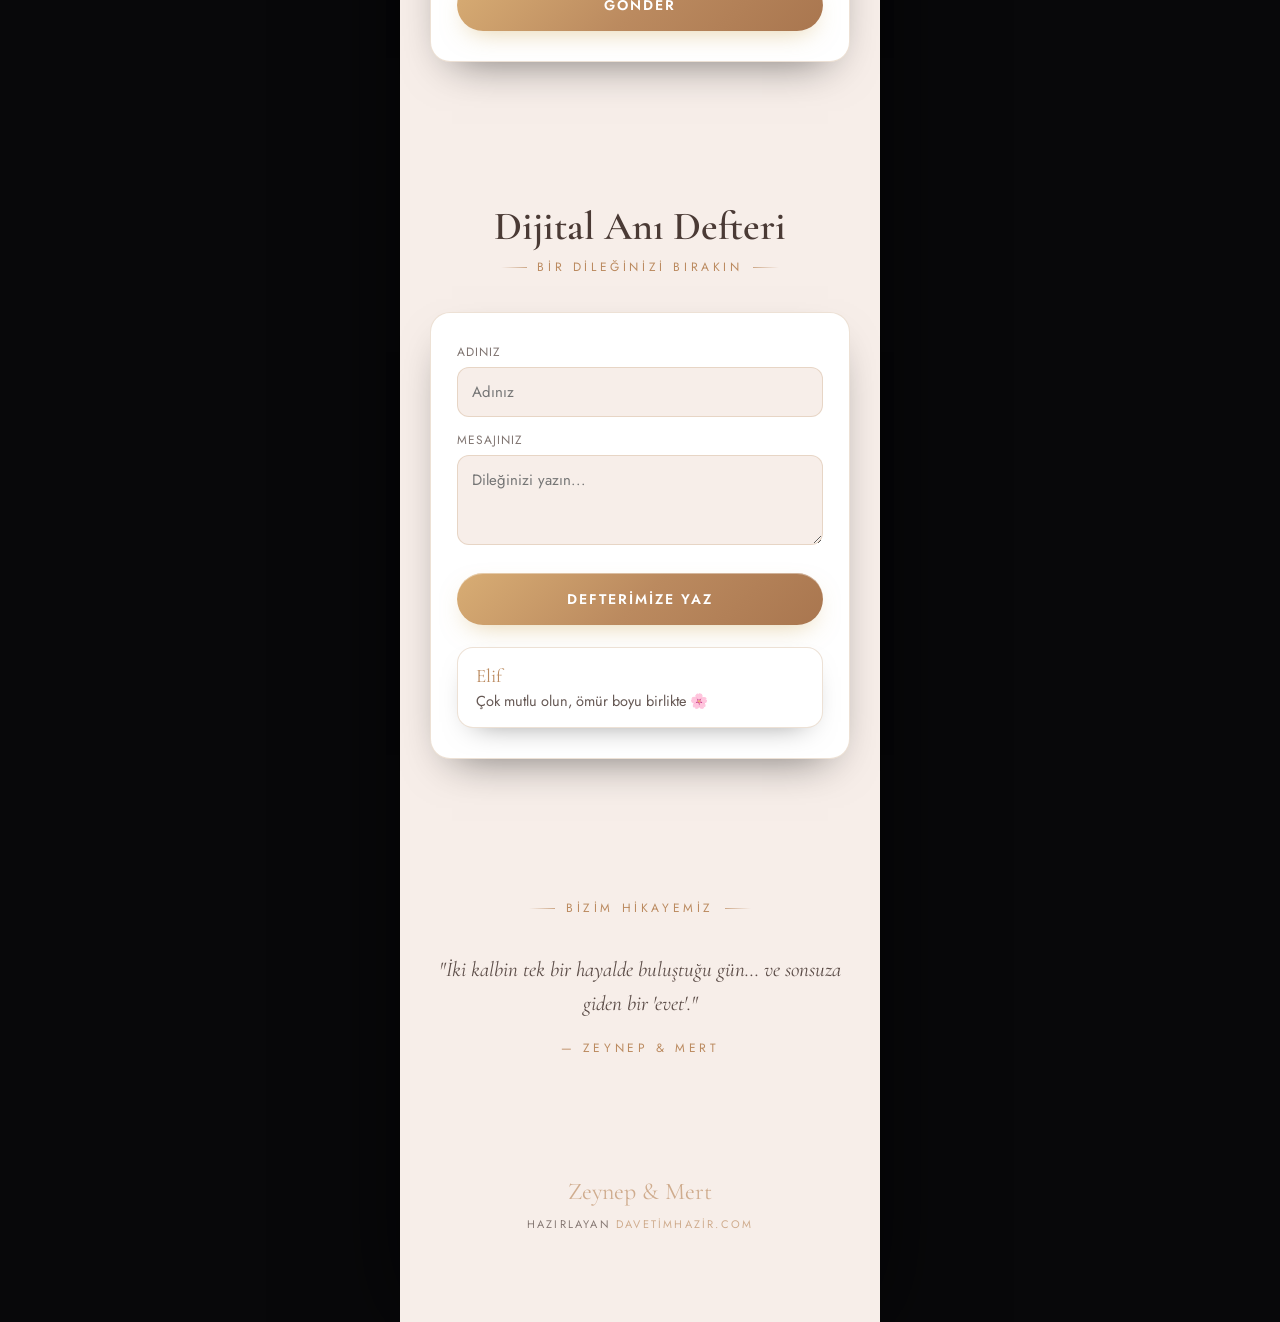
<file: templates/zarif-cicek.html>
<!DOCTYPE html>
<html lang="tr">
<head>
<meta charset="UTF-8">
<meta name="viewport" content="width=device-width, initial-scale=1.0">
<title>Zeynep & Mert — Nişan Davetiyesi</title>
<meta name="description" content="Zeynep & Mert'in nişanına davetlisiniz — 14 Eylül 2026.">
<link rel="preconnect" href="https://fonts.googleapis.com">
<link rel="preconnect" href="https://fonts.gstatic.com" crossorigin>
<link href="https://fonts.googleapis.com/css2?family=Cormorant+Garamond:ital,wght@0,500;0,600;1,500;1,600&family=Jost:wght@300;400;500;600&display=swap" rel="stylesheet">
<link rel="stylesheet" href="invitation.css">
<link rel="icon" href="data:image/svg+xml,<svg xmlns='http://www.w3.org/2000/svg' viewBox='0 0 100 100'><text y='.9em' font-size='90'>🌸</text></svg>">
</head>
<body>
<div class="inv theme-cicek" id="inv">

  <div id="petals" data-glyph="❀"></div>

  <!-- COVER -->
  <section class="cover" id="cover">
    <div class="eyebrow">Davetlisiniz</div>
    <h1 class="names">Zeynep<span class="amp">&amp;</span>Mert</h1>
    <div class="rule"></div>
    <div class="date">14 Eylül 2026 · İzmir</div>
    <button class="open-btn" id="openBtn">Davetiyeyi Aç</button>
    <div class="music-hint">♪ Müzikle açılır</div>
  </section>

  <button class="music-toggle" id="musicToggle" aria-label="Müzik">
    <svg viewBox="0 0 24 24" fill="none" stroke="currentColor" stroke-width="1.6"><path d="M9 18V5l11-2v13"/><circle cx="6" cy="18" r="3"/><circle cx="17" cy="16" r="3"/></svg>
  </button>
  <audio id="bgMusic" loop preload="none"></audio>

  <!-- COUPLE + COUNTDOWN -->
  <section class="sec" data-sec="cift">
    <div class="couple reveal-i">
      <div class="person">
        <div class="photo">Z</div>
        <h3>Zeynep</h3>
        <p>Hülya Hanım'ın kızı</p>
      </div>
      <div class="person">
        <div class="photo">M</div>
        <h3>Mert</h3>
        <p>Kemal Bey'in oğlu</p>
      </div>
    </div>
    <div style="height:46px"></div>
    <div class="sub reveal-i">Büyük Güne Kalan</div>
    <div class="countdown reveal-i" id="countdown" data-target="2026-09-14T18:30:00">
      <div class="box"><b data-d>0</b><small>Gün</small></div>
      <div class="box"><b data-h>0</b><small>Saat</small></div>
      <div class="box"><b data-m>0</b><small>Dakika</small></div>
      <div class="box"><b data-s>0</b><small>Saniye</small></div>
    </div>
  </section>

  <!-- EVENT -->
  <section class="sec" data-sec="merasim">
    <div class="label reveal-i">Merasim Detayları</div>
    <div class="sub reveal-i">Bu özel günde yanımızda olun</div>

    <div class="event reveal-i">
      <div class="ico">💐</div>
      <h3>NİŞAN TÖRENİ</h3>
      <div class="when">18:30</div>
      <div class="day">14 Eylül 2026 · Pazartesi</div>
      <div class="place">Sahil Bahçe Restaurant</div>
      <div class="addr">Alsancak, Konak / İzmir</div>
      <a class="map-btn" href="https://www.google.com/maps/search/?api=1&query=Alsancak+Konak+İzmir" target="_blank" rel="noopener">
        <svg viewBox="0 0 24 24" width="14" height="14" fill="none" stroke="currentColor" stroke-width="1.8"><path d="M12 21s-7-6.3-7-11a7 7 0 0 1 14 0c0 4.7-7 11-7 11z"/><circle cx="12" cy="10" r="2.5"/></svg>
        Konum
      </a>
    </div>
  </section>

  <!-- MAP -->
  <section class="sec" data-sec="mekan">
    <div class="label reveal-i">Mekan</div>
    <div class="sub reveal-i">Sizi bekliyoruz</div>
    <iframe class="map-embed reveal-i" loading="lazy" referrerpolicy="no-referrer-when-downgrade"
      src="https://www.google.com/maps?q=Alsancak+İzmir&output=embed"></iframe>
  </section>

  <!-- RSVP -->
  <section class="sec" data-sec="katilim">
    <div class="label reveal-i">Katılım Durumu</div>
    <div class="sub reveal-i">Lütfen katılımınızı bildirin</div>
    <div class="card-form reveal-i">
      <p class="note">Mutluluğumuzu sizinle paylaşmak isteriz.</p>
      <form id="rsvpForm">
        <div class="field"><label>Ad Soyad</label><input type="text" name="name" placeholder="Adınız Soyadınız" required></div>
        <div class="field"><label>Katılım</label>
          <div class="radios">
            <label><input type="radio" name="attending" value="evet" checked><span>Katılıyorum</span></label>
            <label><input type="radio" name="attending" value="hayir"><span>Katılamıyorum</span></label>
          </div>
        </div>
        <div class="field"><label>Kişi Sayısı</label>
          <select name="guests"><option>1</option><option>2</option><option>3</option><option>4</option><option>5+</option></select>
        </div>
        <button type="submit" class="submit-btn">Gönder</button>
      </form>
      <div class="form-ok" id="rsvpOk">Teşekkürler! Yanıtınız bize ulaştı 🌸</div>
    </div>
  </section>

  <!-- GUESTBOOK -->
  <section class="sec" data-sec="ani">
    <div class="label reveal-i">Dijital Anı Defteri</div>
    <div class="sub reveal-i">Bir dileğinizi bırakın</div>
    <div class="card-form reveal-i">
      <form id="guestForm">
        <div class="field"><label>Adınız</label><input type="text" name="name" placeholder="Adınız" required></div>
        <div class="field"><label>Mesajınız</label><textarea name="message" placeholder="Dileğinizi yazın..." required></textarea></div>
        <button type="submit" class="submit-btn">Defterimize Yaz</button>
      </form>
      <div class="guest-list" id="guestList">
        <div class="guest reveal-i"><div class="g-name">Elif</div><div class="g-msg">Çok mutlu olun, ömür boyu birlikte 🌸</div></div>
      </div>
    </div>
  </section>

  <!-- STORY -->
  <section class="sec story" data-sec="hikaye">
    <div class="sub reveal-i">Bizim Hikayemiz</div>
    <div class="reveal-i">
      <p>"İki kalbin tek bir hayalde buluştuğu gün... ve sonsuza giden bir 'evet'."</p>
      <div class="sign">— Zeynep &amp; Mert</div>
    </div>
  </section>

  <div class="inv-footer">
    <div class="h">Zeynep &amp; Mert</div>
    <div class="brand">Hazırlayan <a href="https://davetimhazir.com" target="_blank" rel="noopener">davetimhazir.com</a></div>
  </div>

  <nav class="bottom-nav">
    <a href="#cift" class="active" aria-label="Çift"><svg viewBox="0 0 24 24" fill="none" stroke="currentColor" stroke-width="1.6"><path d="M3 11l9-8 9 8"/><path d="M5 10v10h14V10"/></svg></a>
    <a href="#ani" aria-label="Dilekler"><svg viewBox="0 0 24 24" fill="none" stroke="currentColor" stroke-width="1.6"><path d="M12 21s-7-4.4-7-10a4 4 0 0 1 7-2.6A4 4 0 0 1 19 11c0 5.6-7 10-7 10z"/></svg></a>
    <a href="#merasim" aria-label="Tarih"><svg viewBox="0 0 24 24" fill="none" stroke="currentColor" stroke-width="1.6"><rect x="3" y="4" width="18" height="18" rx="2"/><path d="M16 2v4M8 2v4M3 10h18"/></svg></a>
    <a href="#katilim" aria-label="Katılım"><svg viewBox="0 0 24 24" fill="none" stroke="currentColor" stroke-width="1.6"><path d="M4 4h16v12H5.2L4 17.5z"/></svg></a>
  </nav>

</div>

<script>window.INVITE = { slug: "zeynep-mert", theme: "cicek" };</script>
<script src="invitation.js"></script>
</body>
</html>
</file>
<file: css/style.css>
/* ============================================================
   davetim hazır — Landing styles
   Palette: ivory + warm ink + gold. Display serif + clean sans.
   ============================================================ */

:root {
  --bg:        #0e0d10;
  --bg-alt:    #151319;
  --surface:   #1d1a21;
  --surface-2: #252129;
  --ivory:     #f5efe6;
  --ink:       #f5efe6;
  --ink-soft:  #a9a096;
  --gold:      #c9a96a;
  --gold-soft: #ddc596;
  --gold-deep: #b8945f;
  --line:      rgba(245, 239, 230, 0.12);
  --line-soft: rgba(245, 239, 230, 0.07);
  --footer-bg: #07060a;
  --shadow:    0 28px 70px -20px rgba(0, 0, 0, 0.6);
  --shadow-sm: 0 12px 32px -14px rgba(0, 0, 0, 0.5);
  --shadow-gold: 0 16px 40px -16px rgba(201, 169, 106, 0.35);
  --r:         18px;
  --serif:     'Cormorant Garamond', Georgia, serif;
  --sans:      'Jost', -apple-system, BlinkMacSystemFont, 'Segoe UI', sans-serif;
  --maxw:      1180px;
}

* { margin: 0; padding: 0; box-sizing: border-box; }

html { scroll-behavior: smooth; }

body {
  font-family: var(--sans);
  background: var(--bg);
  background-image:
    radial-gradient(640px 480px at 88% -6%, rgba(201,169,106,.10), transparent 70%),
    radial-gradient(520px 420px at 4% 18%, rgba(201,169,106,.06), transparent 70%);
  background-repeat: no-repeat;
  color: var(--ink);
  line-height: 1.65;
  font-size: 17px;
  -webkit-font-smoothing: antialiased;
  overflow-x: hidden;
}

a { color: inherit; text-decoration: none; }
img { max-width: 100%; display: block; }

.wrap { width: 100%; max-width: var(--maxw); margin-inline: auto; padding-inline: 24px; }

.serif { font-family: var(--serif); }

.eyebrow {
  font-size: 13px; letter-spacing: 0.28em; text-transform: uppercase;
  color: var(--gold-deep); font-weight: 500;
}

.btn {
  display: inline-flex; align-items: center; gap: 9px;
  font-family: var(--sans); font-size: 15px; font-weight: 500; letter-spacing: 0.02em;
  padding: 14px 28px; border-radius: 100px; cursor: pointer; border: 1px solid transparent;
  transition: transform .25s ease, box-shadow .25s ease, background .25s ease, color .25s ease;
  white-space: nowrap;
}
.btn-primary { background: var(--ink); color: var(--bg); }
.btn-primary:hover { transform: translateY(-2px); box-shadow: var(--shadow-sm); }
.btn-gold { background: linear-gradient(135deg, var(--gold-soft), var(--gold-deep)); color: #fff; }
.btn-gold:hover { transform: translateY(-2px); box-shadow: 0 14px 34px -12px rgba(149,116,54,.7); }
.btn-ghost { background: transparent; color: var(--ink); border-color: var(--line); }
.btn-ghost:hover { border-color: var(--ink); }

/* ---------- Nav ---------- */
.nav {
  position: fixed; inset: 0 0 auto 0; z-index: 100;
  padding: 18px 0; transition: background .3s ease, box-shadow .3s ease, padding .3s ease;
}
.nav.scrolled {
  background: rgba(14, 13, 16, 0.72); backdrop-filter: blur(14px);
  box-shadow: 0 1px 0 var(--line); padding: 12px 0;
}
.nav .wrap { display: flex; align-items: center; justify-content: space-between; gap: 24px; }
.logo { font-family: var(--serif); font-size: 26px; font-weight: 600; letter-spacing: -0.01em; }
.logo b { color: var(--gold-deep); font-weight: 600; }
.logo .dot { color: var(--gold-deep); }
.nav-links { display: flex; align-items: center; gap: 30px; }
.nav-links a { font-size: 15px; color: var(--ink-soft); transition: color .2s; }
.nav-links a:hover { color: var(--ink); }
.nav-actions { display: flex; align-items: center; gap: 12px; }
.nav-toggle { display: none; background: none; border: 0; cursor: pointer; flex-direction: column; gap: 5px; }
.nav-toggle span { width: 24px; height: 2px; background: var(--ink); transition: .3s; }

/* ---------- Hero ---------- */
.hero { padding: 150px 0 90px; position: relative; }
.hero::before {
  content: ""; position: absolute; top: -10%; right: -8%; width: 520px; height: 520px;
  background: radial-gradient(circle, rgba(201,169,106,.22), transparent 70%);
  border-radius: 50%; z-index: 0; pointer-events: none;
}
.hero .wrap { display: grid; grid-template-columns: 1.05fr 0.95fr; gap: 56px; align-items: center; position: relative; z-index: 1; }
.hero h1 { font-family: var(--serif); font-size: clamp(46px, 6vw, 82px); line-height: 1.02; font-weight: 600; letter-spacing: -0.01em; margin: 22px 0 20px; }
.hero h1 em { font-style: italic; color: var(--gold-deep); }
.hero p.lead { font-size: 19px; color: var(--ink-soft); max-width: 30em; margin-bottom: 34px; }
.hero-cta { display: flex; gap: 14px; flex-wrap: wrap; }
.hero-meta { margin-top: 34px; display: flex; gap: 30px; flex-wrap: wrap; }
.hero-meta .stat b { font-family: var(--serif); font-size: 30px; font-weight: 600; display: block; line-height: 1; color: var(--ink); }
.hero-meta .stat span { font-size: 13px; color: var(--ink-soft); letter-spacing: .04em; }

.hero-badge {
  display: inline-flex; align-items: center; gap: 8px; font-size: 12.5px; letter-spacing: .02em;
  color: var(--gold-soft); border: 1px solid var(--line); border-radius: 100px;
  padding: 7px 16px; margin-bottom: 22px; background: rgba(201,169,106,.06);
}
.hero-proof { margin-top: 30px; display: flex; align-items: center; gap: 14px; }
.hero-proof p { font-size: 14px; color: var(--ink-soft); }
.hero-proof strong { color: var(--ink); font-weight: 600; }
.avatars { display: flex; }
.avatars span {
  width: 34px; height: 34px; border-radius: 50%; display: inline-block;
  background: linear-gradient(135deg, var(--gold-soft), var(--gold-deep));
  border: 2px solid var(--bg); margin-left: -10px;
}
.avatars span:first-child { margin-left: 0; }

/* phone mockup */
.phone {
  width: 290px; height: 590px; margin-inline: auto; border-radius: 44px;
  background: linear-gradient(160deg, #2e2a33, #0b0a0d);
  border: 1px solid var(--line);
  padding: 11px; box-shadow: var(--shadow), var(--shadow-gold); position: relative;
  transform: rotate(2deg); transition: transform .6s ease;
}
.phone:hover { transform: rotate(0deg) translateY(-6px); }
.phone::after { content: ""; position: absolute; top: 20px; left: 50%; transform: translateX(-50%); width: 92px; height: 26px; background: #0e0d10; border-radius: 100px; z-index: 3; }
.phone-screen {
  width: 100%; height: 100%; border-radius: 34px; overflow: hidden; position: relative;
  background: radial-gradient(120% 80% at 50% 0%, #2b2533, #0b0a0d 70%);
  display: flex; flex-direction: column; align-items: center; justify-content: center;
  text-align: center; color: #f4ecd9; padding: 36px 26px;
}
.phone-screen .ps-eyebrow { font-size: 10px; letter-spacing: .42em; text-transform: uppercase; color: rgba(201,169,106,.9); }
.phone-screen .ps-names { font-family: var(--serif); font-size: 42px; line-height: 1.05; margin: 14px 0; font-weight: 600; }
.phone-screen .ps-names span { display: block; font-size: 18px; font-style: italic; color: var(--gold-soft); margin: 4px 0; }
.phone-screen .ps-date { font-size: 11px; letter-spacing: .3em; text-transform: uppercase; color: rgba(244,236,217,.7); margin-bottom: 26px; }
.phone-screen .ps-count { display: flex; gap: 8px; margin-bottom: 28px; }
.phone-screen .ps-count div { background: rgba(255,255,255,.06); border: 1px solid rgba(201,169,106,.25); border-radius: 12px; padding: 8px 0; width: 50px; }
.phone-screen .ps-count b { font-family: var(--serif); font-size: 22px; display: block; line-height: 1; }
.phone-screen .ps-count small { font-size: 8px; letter-spacing: .1em; opacity: .65; text-transform: uppercase; }
.phone-screen .ps-btn { border: 1px solid rgba(201,169,106,.6); color: var(--gold-soft); font-size: 11px; letter-spacing: .2em; text-transform: uppercase; padding: 11px 22px; border-radius: 100px; }
.phone-petal { position: absolute; opacity: .5; }

/* ---------- Marquee / trust ---------- */
.trust { border-block: 1px solid var(--line); background: var(--bg-alt); overflow: hidden; }
.marquee { display: flex; gap: 56px; white-space: nowrap; padding: 18px 0; animation: scroll 28s linear infinite; }
.marquee span { font-family: var(--serif); font-size: 22px; color: var(--ink-soft); font-style: italic; }
.marquee span::before { content: "✦"; color: var(--gold); margin-right: 56px; font-size: 12px; vertical-align: middle; font-style: normal; }
@keyframes scroll { to { transform: translateX(-50%); } }

/* ---------- Section base ---------- */
section { position: relative; }
.section { padding: 96px 0; }
.section-head { text-align: center; max-width: 640px; margin: 0 auto 56px; }
.section-head h2 { font-family: var(--serif); font-size: clamp(34px, 4.4vw, 54px); font-weight: 600; line-height: 1.08; margin: 14px 0 14px; }
.section-head p { color: var(--ink-soft); font-size: 18px; }

/* ---------- Features ---------- */
.features { background: var(--bg); }
.feature-grid { display: grid; grid-template-columns: repeat(3, 1fr); gap: 22px; }
.feature {
  background: var(--surface); border: 1px solid var(--line-soft); border-radius: var(--r);
  padding: 30px 26px; transition: transform .3s ease, box-shadow .3s ease, border-color .3s ease;
}
.feature:hover { transform: translateY(-5px); box-shadow: var(--shadow-sm); border-color: var(--line); }
.feature .ico {
  width: 52px; height: 52px; border-radius: 14px; display: grid; place-items: center;
  background: linear-gradient(135deg, rgba(201,169,106,.18), rgba(201,169,106,.06));
  color: var(--gold-deep); margin-bottom: 18px;
}
.feature .ico svg { width: 26px; height: 26px; }
.feature h3 { font-family: var(--serif); font-size: 24px; font-weight: 600; margin-bottom: 7px; }
.feature p { font-size: 15.5px; color: var(--ink-soft); }

/* ---------- How it works ---------- */
.how { background: var(--bg-alt); }
.steps { display: grid; grid-template-columns: repeat(3, 1fr); gap: 30px; counter-reset: step; }
.step { text-align: center; position: relative; }
.step .num {
  width: 70px; height: 70px; margin: 0 auto 20px; border-radius: 50%;
  display: grid; place-items: center; font-family: var(--serif); font-size: 30px; font-weight: 600;
  color: var(--gold-soft); background: var(--surface); border: 1px solid var(--line);
  box-shadow: var(--shadow-sm);
}
.step h3 { font-family: var(--serif); font-size: 25px; font-weight: 600; margin-bottom: 8px; }
.step p { color: var(--ink-soft); font-size: 15.5px; max-width: 24em; margin-inline: auto; }
.steps .step:not(:last-child)::after {
  content: ""; position: absolute; top: 35px; left: calc(50% + 50px); width: calc(100% - 100px); height: 1px;
  background: repeating-linear-gradient(90deg, var(--gold) 0 6px, transparent 6px 12px);
}

/* ---------- Templates showcase ---------- */
.templates-sec { background: var(--bg); }
.tpl-grid { display: grid; grid-template-columns: repeat(3, 1fr); gap: 26px; }
.tpl-card {
  border-radius: var(--r); overflow: hidden; background: var(--surface);
  border: 1px solid var(--line-soft); box-shadow: var(--shadow-sm);
  transition: transform .35s ease, box-shadow .35s ease;
}
.tpl-card:hover { transform: translateY(-6px); box-shadow: var(--shadow); }
.tpl-more { text-align: center; margin-top: 40px; }
.tpl-thumb { height: 360px; position: relative; display: grid; place-items: center; text-align: center; color: #f4ecd9; padding: 30px; overflow: hidden; }
.tpl-thumb .t-eyebrow { font-size: 9px; letter-spacing: .4em; text-transform: uppercase; opacity: .8; }
.tpl-thumb .t-names { font-family: var(--serif); font-size: 38px; line-height: 1.05; margin: 10px 0; }
.tpl-thumb .t-names span { display: block; font-style: italic; font-size: 16px; margin: 2px 0; opacity: .85; }
.tpl-thumb .t-date { font-size: 10px; letter-spacing: .28em; text-transform: uppercase; opacity: .75; }
.tpl-thumb .t-open { margin-top: 22px; font-size: 10px; letter-spacing: .2em; text-transform: uppercase; border: 1px solid currentColor; padding: 9px 18px; border-radius: 100px; opacity: .9; }
.theme-altin  { background: radial-gradient(120% 90% at 50% 0%, #2c2436, #0b0a0d 72%); }
.theme-altin .t-eyebrow, .theme-altin .t-open { color: #c9a96a; }
.theme-yildiz { background: radial-gradient(130% 90% at 50% 10%, #1b2440, #07090f 75%); }
.theme-yildiz .t-eyebrow, .theme-yildiz .t-open { color: #cdd7ff; }
.theme-cicek  { background: linear-gradient(160deg, #f3e7e9, #e9d9cf); color: #5a4038; }
.theme-cicek .t-eyebrow, .theme-cicek .t-open { color: #a76b62; }
.theme-kina   { background: radial-gradient(130% 90% at 50% 0%, #1f4438, #0a1d17 72%); color: #f6efe2; }
.theme-kina .t-eyebrow, .theme-kina .t-open { color: #c9a96a; }
.theme-nisan  { background: radial-gradient(130% 90% at 50% 0%, #401622, #1c0a10 72%); color: #f6ece2; }
.theme-nisan .t-eyebrow, .theme-nisan .t-open { color: #d8b478; }
.theme-sunnet { background: radial-gradient(130% 90% at 50% 0%, #1c3666, #081024 72%); color: #f3f5fb; }
.theme-sunnet .t-eyebrow, .theme-sunnet .t-open { color: #d4af37; }
.theme-bebek  { background: linear-gradient(165deg, #f0ece1, #f4e0d4); color: #4f4439; }
.theme-bebek .t-eyebrow, .theme-bebek .t-open { color: #9caf91; }
.theme-dogumgunu { background: radial-gradient(130% 90% at 50% 0%, #2a2140, #0d0b12 72%); color: #f5efe6; }
.theme-dogumgunu .t-eyebrow, .theme-dogumgunu .t-open { color: #8f7ff0; }
.theme-acilis { background: radial-gradient(130% 90% at 50% 0%, #2b2c33, #0f0f12 72%); color: #f0f0f1; }
.theme-acilis .t-eyebrow, .theme-acilis .t-open { color: #c9a96a; }
.tpl-meta { padding: 20px 22px; display: flex; align-items: center; justify-content: space-between; }
.tpl-meta h3 { font-family: var(--serif); font-size: 22px; font-weight: 600; }
.tpl-meta span { font-size: 13px; color: var(--ink-soft); }
.tpl-meta .go { color: var(--gold-deep); font-size: 14px; display: inline-flex; gap: 5px; align-items: center; }

/* ---------- Pricing ---------- */
.pricing { background: var(--bg-alt); }
.price-grid { display: grid; grid-template-columns: repeat(3, 1fr); gap: 24px; align-items: stretch; }
.price {
  background: var(--surface); border: 1px solid var(--line-soft); border-radius: var(--r);
  padding: 34px 30px; display: flex; flex-direction: column; transition: transform .3s ease, box-shadow .3s ease;
}
.price:hover { transform: translateY(-5px); box-shadow: var(--shadow-sm); }
.price.featured { border-color: var(--gold); box-shadow: var(--shadow-gold), var(--shadow); position: relative; background: var(--surface-2); }
.price.featured::before {
  content: "En Çok Tercih Edilen"; position: absolute; top: -13px; left: 50%; transform: translateX(-50%);
  background: linear-gradient(135deg, var(--gold-soft), var(--gold-deep)); color: #fff;
  font-size: 11px; letter-spacing: .12em; text-transform: uppercase; padding: 5px 16px; border-radius: 100px; white-space: nowrap;
}
.price h3 { font-family: var(--serif); font-size: 28px; font-weight: 600; }
.price .amount { font-family: var(--serif); font-size: 50px; font-weight: 600; margin: 8px 0 2px; }
.price .amount small { font-size: 16px; color: var(--ink-soft); font-family: var(--sans); }
.price .sub { color: var(--ink-soft); font-size: 14px; margin-bottom: 22px; }
.price ul { list-style: none; display: flex; flex-direction: column; gap: 12px; margin-bottom: 28px; flex: 1; }
.price li { font-size: 15px; display: flex; gap: 10px; align-items: flex-start; color: var(--ink-soft); }
.price li svg { width: 18px; height: 18px; flex: none; color: var(--gold-deep); margin-top: 3px; }
.price li.off { opacity: .4; text-decoration: line-through; }
.price .btn { width: 100%; justify-content: center; }

/* ---------- FAQ ---------- */
.faq { background: var(--bg); }
.faq-list { max-width: 760px; margin-inline: auto; }
.faq-item { border-bottom: 1px solid var(--line); }
.faq-q { width: 100%; background: none; border: 0; cursor: pointer; text-align: left;
  padding: 24px 0; display: flex; justify-content: space-between; align-items: center; gap: 20px;
  font-family: var(--serif); font-size: 23px; font-weight: 600; color: var(--ink); }
.faq-q .pm { flex: none; width: 28px; height: 28px; border-radius: 50%; border: 1px solid var(--line);
  display: grid; place-items: center; transition: .3s; font-size: 18px; color: var(--gold-deep); }
.faq-item.open .pm { background: var(--gold-deep); color: #fff; border-color: var(--gold-deep); transform: rotate(45deg); }
.faq-a { max-height: 0; overflow: hidden; transition: max-height .35s ease; }
.faq-a p { padding-bottom: 24px; color: var(--ink-soft); font-size: 16px; }

/* ---------- CTA band ---------- */
.cta-band { background: var(--ivory); color: var(--bg); text-align: center; padding: 92px 0; position: relative; overflow: hidden; }
.cta-band::before, .cta-band::after { content: "✦"; position: absolute; color: rgba(184,148,95,.35); font-size: 80px; }
.cta-band::before { top: 30px; left: 8%; }
.cta-band::after { bottom: 24px; right: 9%; font-size: 120px; }
.cta-band h2 { font-family: var(--serif); font-size: clamp(36px, 5vw, 62px); font-weight: 600; line-height: 1.05; margin-bottom: 18px; position: relative; }
.cta-band h2 em { font-style: italic; color: var(--gold-deep); }
.cta-band p { color: rgba(14,13,16,.65); font-size: 18px; max-width: 32em; margin: 0 auto 32px; position: relative; }
.cta-band .btn-primary { background: var(--bg); color: var(--ivory); }
.cta-band .btn-ghost { color: var(--bg); border-color: rgba(14,13,16,.18); }
.cta-band .btn-ghost:hover { border-color: var(--bg); }

/* ---------- Footer ---------- */
.footer { background: var(--footer-bg); color: rgba(245,239,230,.65); padding: 64px 0 30px; border-top: 1px solid var(--line-soft); }
.footer .cols { display: grid; grid-template-columns: 1.4fr 1fr 1fr 1fr; gap: 36px; margin-bottom: 44px; }
.footer .logo { color: var(--ink); margin-bottom: 14px; }
.footer p { font-size: 15px; max-width: 26em; }
.footer h4 { font-size: 13px; letter-spacing: .16em; text-transform: uppercase; color: var(--gold-soft); margin-bottom: 16px; }
.footer ul { list-style: none; display: flex; flex-direction: column; gap: 11px; }
.footer a { font-size: 15px; transition: color .2s; }
.footer a:hover { color: var(--ink); }
.footer .bottom { border-top: 1px solid rgba(245,239,230,.08); padding-top: 22px; display: flex; justify-content: space-between; gap: 16px; flex-wrap: wrap; font-size: 13px; color: rgba(245,239,230,.45); }

/* ---------- Floating contact ---------- */
.float-cta {
  position: fixed; bottom: 22px; right: 22px; z-index: 90;
  background: #25D366; color: #fff; border-radius: 100px; padding: 13px 22px;
  display: inline-flex; gap: 9px; align-items: center; font-weight: 500; font-size: 15px;
  box-shadow: 0 14px 34px -10px rgba(37,211,102,.6); transition: transform .25s;
}
.float-cta:hover { transform: translateY(-3px); }
.float-cta svg { width: 20px; height: 20px; }

/* ---------- Reveal animation ---------- */
.reveal { opacity: 0; transform: translateY(26px); transition: opacity .7s ease, transform .7s ease; }
.reveal.in { opacity: 1; transform: none; }
.reveal.d1 { transition-delay: .08s; } .reveal.d2 { transition-delay: .16s; } .reveal.d3 { transition-delay: .24s; }

/* ---------- Accessibility ---------- */
:focus-visible {
  outline: 2px solid var(--gold-soft);
  outline-offset: 3px;
  border-radius: 4px;
}

@media (prefers-reduced-motion: reduce) {
  html { scroll-behavior: auto; }
  .reveal { opacity: 1; transform: none; transition: none; }
  .marquee { animation: none; }
  .phone, .phone:hover { transition: none; }
  * { animation-duration: 0.01ms !important; animation-iteration-count: 1 !important; transition-duration: 0.01ms !important; }
}

/* ---------- Responsive ---------- */
@media (max-width: 920px) {
  .hero .wrap { grid-template-columns: 1fr; gap: 40px; text-align: center; }
  .hero-cta, .hero-meta { justify-content: center; }
  .hero p.lead { margin-inline: auto; }
  .feature-grid, .steps, .tpl-grid, .price-grid { grid-template-columns: 1fr 1fr; }
  .footer .cols { grid-template-columns: 1fr 1fr; }
  .steps .step::after { display: none; }
}
@media (max-width: 640px) {
  body { font-size: 16px; }
  .nav-links { position: fixed; inset: 0 0 0 auto; width: min(80vw, 320px); background: var(--bg);
    flex-direction: column; align-items: flex-start; justify-content: center; gap: 26px; padding: 40px;
    transform: translateX(100%); transition: transform .35s ease; box-shadow: var(--shadow); z-index: 99; }
  .nav-links.open { transform: none; }
  .nav-toggle { display: flex; }
  .nav-actions .btn-ghost { display: none; }
  .feature-grid, .steps, .tpl-grid, .price-grid, .footer .cols { grid-template-columns: 1fr; }
  .section { padding: 70px 0; }
  .hero { padding: 124px 0 60px; }
  .price.featured { transform: none; }
}
</file>
<file: templates/invitation.css>
/* ============================================================
   Dijital davetiye — ortak yapı + temalar
   Tek sayfalık, veri-odaklı davetiye (window.INVITE).
   Tasarım dili: metalik altın, koyu zengin zeminler, script &,
   altın çerçeveli kartlar, elmas/✦ süsler (livana-esque, özgün).
   ============================================================ */

@import url('https://fonts.googleapis.com/css2?family=Pinyon+Script&family=Cormorant+Garamond:ital,wght@0,500;0,600;1,500;1,600&family=Jost:wght@300;400;500;600&display=swap');

:root {
  --serif: 'Cormorant Garamond', Georgia, serif;
  --sans:  'Jost', -apple-system, BlinkMacSystemFont, 'Segoe UI', sans-serif;
  --script:'Pinyon Script', 'Cormorant Garamond', cursive;
  /* metalik altın gradient (buton, isim, ampersand, ornament) */
  --gold-grad: linear-gradient(135deg, #f7e7b0 0%, #e3c372 30%, #b88a3c 55%, #f1dca0 80%, #c79b4a 100%);
  --velvet: #6a1420; /* perde kadifesi (varsayılan bordo) */
}

* { margin: 0; padding: 0; box-sizing: border-box; }
html { scroll-behavior: smooth; }
body { font-family: var(--sans); -webkit-font-smoothing: antialiased; overflow-x: hidden; }
img { max-width: 100%; display: block; }
a { color: inherit; text-decoration: none; }

/* device frame: davetiye mobil odaklıdır, geniş ekranda ortalanır */
.inv {
  max-width: 480px; margin-inline: auto; min-height: 100vh; position: relative;
  color: var(--fg); background: var(--bg);
}
@media (min-width: 520px) {
  body { background: #08080a; }
  .inv { box-shadow: 0 0 90px rgba(0,0,0,.65); }
}

/* ---------- COVER (açılış) ---------- */
.cover {
  min-height: 100vh; display: flex; flex-direction: column; align-items: center; justify-content: center;
  text-align: center; padding: 60px 30px; position: relative; transition: opacity .8s ease, transform .8s ease;
}
.cover .eyebrow {
  font-size: 12px; letter-spacing: .42em; text-transform: uppercase; color: var(--accent); margin-bottom: 22px;
  display: inline-flex; align-items: center; gap: .9em;
}
.cover .eyebrow::before, .cover .eyebrow::after { content: '✦'; font-size: .82em; opacity: .8; }
.cover .names {
  font-family: var(--serif); font-size: clamp(54px, 18vw, 84px); line-height: .98; font-weight: 600;
  color: var(--accent);
}
.cover .names .amp {
  display: block; font-family: var(--script); font-size: .56em; margin: 2px 0; font-weight: 400; line-height: 1;
  color: var(--accent);
  background: var(--gold-grad); -webkit-background-clip: text; background-clip: text; -webkit-text-fill-color: transparent;
}
/* koyu temalarda isimler metalik altın; açık temalarda kendi rengi */
:is(.theme-altin,.theme-yildiz,.theme-kina,.theme-nisan,.theme-sunnet,.theme-dogumgunu,.theme-acilis) .cover .names {
  background: var(--gold-grad); -webkit-background-clip: text; background-clip: text; -webkit-text-fill-color: transparent;
  filter: drop-shadow(0 1px 10px rgba(201,162,75,.18));
}
/* altın çift-çizgi + ortada elmas */
.cover .rule {
  width: 210px; height: 12px; margin: 28px auto; opacity: 1; background: none; position: relative;
}
.cover .rule::before {
  content: ''; position: absolute; top: 50%; left: 0; right: 0; height: 1px; transform: translateY(-50%);
  background: linear-gradient(90deg, transparent, var(--accent) 30%, transparent 47%, transparent 53%, var(--accent) 70%, transparent);
  opacity: .8;
}
.cover .rule::after {
  content: ''; position: absolute; left: 50%; top: 50%; width: 7px; height: 7px;
  transform: translate(-50%, -50%) rotate(45deg); background: var(--gold-grad);
  box-shadow: 0 0 10px rgba(201,162,75,.4);
}
.cover .date { font-size: 13px; letter-spacing: .32em; text-transform: uppercase; opacity: .82; }
.cover .open-btn {
  margin-top: 40px; border: 1px solid var(--accent); color: var(--accent);
  font-size: 12px; letter-spacing: .26em; text-transform: uppercase; padding: 15px 34px;
  border-radius: 100px; cursor: pointer; background: transparent; transition: background .3s, color .3s, box-shadow .3s;
}
.cover .open-btn::after { content: ' ✦'; }
.cover .open-btn:hover { background: var(--accent); color: var(--bg); box-shadow: 0 8px 26px -8px var(--accent); }
.cover .music-hint { margin-top: 18px; font-size: 11px; letter-spacing: .12em; opacity: .55; display: flex; align-items: center; gap: 6px; justify-content: center; }
.cover.hidden { opacity: 0; transform: scale(1.04); pointer-events: none; position: fixed; inset: 0; z-index: -1; }

/* ---------- generic section ---------- */
.sec { padding: 70px 30px; position: relative; }
.sec .label { font-family: var(--serif); font-size: clamp(30px, 8vw, 40px); font-weight: 600; text-align: center; margin-bottom: 8px; }
.sec .sub {
  text-align: center; font-size: 12px; letter-spacing: .3em; text-transform: uppercase; color: var(--accent); margin-bottom: 36px;
  display: flex; align-items: center; justify-content: center; gap: .9em;
}
.sec .sub::before, .sec .sub::after { content: ''; width: 26px; height: 1px; background: linear-gradient(90deg, transparent, var(--accent)); opacity: .7; }
.sec .sub::after { background: linear-gradient(90deg, var(--accent), transparent); }
.reveal-i { opacity: 0; transform: translateY(24px); transition: .8s ease; }
.reveal-i.in { opacity: 1; transform: none; }

/* couple cards */
.couple { display: grid; grid-template-columns: 1fr 1fr; gap: 16px; }
.person { text-align: center; }
.person .photo {
  width: 100%; aspect-ratio: 3/4; border-radius: 120px 120px 16px 16px; object-fit: cover;
  border: 1px solid var(--line); background: var(--card);
  display: grid; place-items: center; font-family: var(--serif); font-size: 44px; color: var(--accent);
  box-shadow: inset 0 1px 0 rgba(255,255,255,.05), 0 14px 34px -18px rgba(0,0,0,.6);
}
.person h3 { font-family: var(--serif); font-size: 26px; font-weight: 600; margin-top: 14px; }
.person p { font-size: 12.5px; opacity: .7; font-style: italic; }

/* countdown */
.countdown { display: flex; gap: 10px; justify-content: center; }
.countdown .box {
  background: var(--card); border: 1px solid var(--line); border-radius: 16px;
  padding: 16px 0; width: 74px; text-align: center;
  box-shadow: inset 0 1px 0 rgba(255,255,255,.05), 0 12px 30px -16px rgba(0,0,0,.55);
}
.countdown .box b { font-family: var(--serif); font-size: 34px; font-weight: 600; display: block; line-height: 1; color: var(--accent); }
.countdown .box small { font-size: 10px; letter-spacing: .12em; text-transform: uppercase; opacity: .65; }

/* event (merasim) cards */
.event {
  background: var(--card); border: 1px solid var(--line); border-radius: 20px;
  padding: 32px 26px; text-align: center; margin-bottom: 18px; position: relative;
  box-shadow: inset 0 1px 0 rgba(255,255,255,.05), 0 16px 40px -20px rgba(0,0,0,.6);
}
.event::before {
  content: ''; position: absolute; inset: 6px; border: 1px solid var(--line); border-radius: 15px; opacity: .5; pointer-events: none;
}
.event .ico { font-size: 26px; margin-bottom: 10px; }
.event h3 { font-family: var(--serif); font-size: 30px; font-weight: 600; letter-spacing: .04em; }
.event .when { font-family: var(--serif); font-size: 30px; color: var(--accent); margin: 8px 0 2px; }
.event .day { font-size: 12px; letter-spacing: .2em; text-transform: uppercase; opacity: .7; }
.event .place { margin-top: 14px; font-weight: 500; }
.event .addr { font-size: 13.5px; opacity: .72; }
.event .map-btn {
  display: inline-flex; gap: 7px; align-items: center; margin-top: 16px; font-size: 11px;
  letter-spacing: .2em; text-transform: uppercase; border: 1px solid var(--accent); color: var(--accent);
  padding: 10px 20px; border-radius: 100px; transition: background .3s, color .3s;
}
.event .map-btn:hover { background: var(--accent); color: var(--bg); }

/* map embed */
.map-embed { width: 100%; height: 240px; border: 1px solid var(--line); border-radius: 20px; filter: grayscale(.3) contrast(1.05); }

/* RSVP + guestbook forms */
.card-form {
  background: var(--card); border: 1px solid var(--line); border-radius: 20px; padding: 30px 26px; position: relative;
  box-shadow: inset 0 1px 0 rgba(255,255,255,.05), 0 18px 44px -22px rgba(0,0,0,.6);
}
.card-form p.note { text-align: center; opacity: .72; font-size: 14px; margin-bottom: 20px; }
.field { margin-bottom: 14px; }
.field label { display: block; font-size: 12px; letter-spacing: .08em; text-transform: uppercase; opacity: .7; margin-bottom: 6px; }
.field input, .field select, .field textarea {
  width: 100%; background: var(--bg); border: 1px solid var(--line); color: var(--fg);
  border-radius: 12px; padding: 13px 14px; font-family: var(--sans); font-size: 15px; outline: none;
  transition: border-color .2s, box-shadow .2s;
}
.field input:focus, .field select:focus, .field textarea:focus { border-color: var(--accent); box-shadow: 0 0 0 3px rgba(201,162,75,.12); }
.field textarea { resize: vertical; min-height: 90px; }
.radios { display: flex; gap: 10px; }
.radios label { flex: 1; text-align: center; padding: 12px; border: 1px solid var(--line); border-radius: 12px; cursor: pointer; font-size: 13px; letter-spacing: .04em; text-transform: none; opacity: 1; transition: border-color .2s, background .2s; }
.radios input { display: none; }
.radios input:checked + span { color: var(--accent); font-weight: 600; }
.radios label:has(input:checked) { border-color: var(--accent); background: rgba(201,162,75,.08); }

/* primary buton — metalik altın gradient */
.submit-btn {
  width: 100%; margin-top: 8px; border: 0; cursor: pointer;
  font-family: var(--sans); font-size: 14px; letter-spacing: .14em; text-transform: uppercase;
  padding: 16px; border-radius: 100px; transition: transform .2s, filter .2s, box-shadow .2s;
  background: var(--gold-grad); color: #2b1f0c; font-weight: 600;
  box-shadow: 0 10px 26px -10px rgba(201,162,75,.5), inset 0 1px 0 rgba(255,255,255,.4);
}
.submit-btn:hover { transform: translateY(-2px); filter: brightness(1.05); box-shadow: 0 16px 34px -12px rgba(201,162,75,.6), inset 0 1px 0 rgba(255,255,255,.5); }
.form-ok { text-align: center; padding: 20px; color: var(--accent); font-family: var(--serif); font-size: 22px; display: none; }

/* guestbook entries */
.guest-list { display: flex; flex-direction: column; gap: 12px; margin-top: 22px; }
.guest {
  background: var(--card); border: 1px solid var(--line); border-radius: 16px; padding: 16px 18px;
  box-shadow: 0 12px 30px -18px rgba(0,0,0,.5);
}
.guest .g-name { font-family: var(--serif); font-size: 19px; color: var(--accent); }
.guest .g-msg { font-size: 14.5px; opacity: .85; margin-top: 3px; }

/* story */
.story { text-align: center; }
.story p { font-family: var(--serif); font-size: 21px; line-height: 1.6; font-style: italic; opacity: .9; }
.story .sign { margin-top: 18px; font-size: 12px; letter-spacing: .3em; text-transform: uppercase; color: var(--accent); }

/* footer */
.inv-footer { text-align: center; padding: 50px 30px 90px; opacity: .65; }
.inv-footer .h { font-family: var(--serif); font-size: 24px; color: var(--accent); }
.inv-footer .brand { font-size: 11px; letter-spacing: .2em; text-transform: uppercase; margin-top: 10px; }
.inv-footer .brand a { color: var(--accent); }

/* bottom nav */
.bottom-nav {
  position: fixed; bottom: 16px; left: 50%; transform: translateX(-50%); z-index: 30;
  display: flex; gap: 4px; background: var(--card); border: 1px solid var(--line);
  border-radius: 100px; padding: 7px; box-shadow: 0 10px 30px rgba(0,0,0,.45); backdrop-filter: blur(12px);
}
.bottom-nav a { width: 44px; height: 44px; border-radius: 50%; display: grid; place-items: center; opacity: .7; transition: .2s; }
.bottom-nav a:hover, .bottom-nav a.active { background: var(--accent); color: var(--bg); opacity: 1; }
.bottom-nav svg { width: 20px; height: 20px; }

/* floating music toggle */
.music-toggle {
  position: fixed; top: 16px; right: 16px; z-index: 30; width: 44px; height: 44px; border-radius: 50%;
  background: var(--card); border: 1px solid var(--line); color: var(--accent); cursor: pointer;
  display: grid; place-items: center; box-shadow: 0 8px 20px rgba(0,0,0,.4);
}
.music-toggle svg { width: 20px; height: 20px; }
.music-toggle.playing { animation: spin 6s linear infinite; }
@keyframes spin { to { transform: rotate(360deg); } }

/* falling petals deco */
.petal { position: fixed; top: -40px; z-index: 1; pointer-events: none; opacity: .6; animation: fall linear infinite; }
@keyframes fall { to { transform: translateY(110vh) rotate(360deg); opacity: 0; } }

/* ---------- Reduced motion ---------- */
@media (prefers-reduced-motion: reduce) {
  html { scroll-behavior: auto; }
  .reveal-i { opacity: 1; transform: none; transition: none; }
  .music-toggle.playing { animation: none; }
  .petal { display: none; }
  * { animation-duration: 0.01ms !important; animation-iteration-count: 1 !important; transition-duration: 0.01ms !important; }
}

/* ===================== TEMALAR ===================== */
/* Altın Gece — espresso & metalik altın (livana "Zarif/Klasik") */
.theme-altin {
  --bg: #140f0c; --fg: #f3ecdc; --accent: #d8b46a;
  --card: rgba(216,180,106,.06); --line: rgba(216,180,106,.28);
  --gold-grad: linear-gradient(135deg,#f7e7b0,#e3c372 35%,#b88a3c 60%,#f1dca0);
}
.theme-altin .cover { background: radial-gradient(135% 85% at 50% 8%, #3a2b1c, #120d09 72%); }

/* Yıldız Tozu — gece lacivert & metalik altın (livana "Minimalist/Model 3") */
.theme-yildiz {
  --bg: #0a1228; --fg: #eef1fb; --accent: #e0c074;
  --card: rgba(224,192,116,.06); --line: rgba(224,192,116,.26);
  --gold-grad: linear-gradient(135deg,#f7e7b0,#e0c074 40%,#b78f3f 65%,#f0d99a);
}
.theme-yildiz .cover { background: radial-gradient(135% 85% at 50% 6%, #16244c, #070c1c 75%); }
.theme-yildiz .inv { background:
  radial-gradient(1px 1px at 20% 30%, #fff, transparent),
  radial-gradient(1px 1px at 70% 20%, #fff, transparent),
  radial-gradient(1px 1px at 40% 70%, #fff, transparent),
  radial-gradient(1.5px 1.5px at 85% 60%, #fff, transparent),
  radial-gradient(1px 1px at 10% 80%, #fff, transparent), var(--bg);
}

/* Zarif Çiçek — krem & gül & altın (açık, romantik) */
.theme-cicek {
  --bg: #f7eee9; --fg: #4a3a35; --accent: #bb8a5f;
  --card: #ffffff; --line: rgba(187,138,95,.26);
  --gold-grad: linear-gradient(135deg,#d8ad74,#bb8a5f,#a9764f);
}
.theme-cicek .cover { background: linear-gradient(165deg, #f6e6e3, #efe0d4); }
.theme-cicek .map-embed { filter: none; }
.theme-cicek .submit-btn { color: #fff; }

/* Kına Gecesi — bordo & altın (livana "Kına Özel") */
.theme-kina {
  --bg: #1a0a10; --fg: #f6efe2; --accent: #d8b46a; --accent2: #c14258;
  --card: rgba(216,180,106,.07); --line: rgba(216,180,106,.3);
  --gold-grad: linear-gradient(135deg,#f7e7b0,#e3c372 40%,#b88a3c 65%,#f1dca0);
}
.theme-kina .cover { background: radial-gradient(135% 85% at 50% 6%, #5a1626, #1a0a10 70%); }
.theme-kina .event .ico, .theme-kina .countdown .box small { color: var(--accent2); }

/* Nişan / Söz — bordo & altın & krem */
.theme-nisan {
  --bg: #2a0f18; --fg: #f6ece2; --accent: #e0bd7e; --accent2: #f3e9dc;
  --card: rgba(224,189,126,.06); --line: rgba(224,189,126,.28);
  --gold-grad: linear-gradient(135deg,#f7e7b0,#e0bd7e 40%,#bd9450 65%,#f0d99a);
}
.theme-nisan .cover { background: radial-gradient(135% 85% at 50% 6%, #5a1f2d, #1c0a10 72%); }

/* Sünnet — prens lacivert & altın & beyaz */
.theme-sunnet {
  --bg: #0e1f42; --fg: #f3f5fb; --accent: #e0c074; --accent2: #9fb4e8;
  --card: rgba(224,192,116,.07); --line: rgba(224,192,116,.3);
  --gold-grad: linear-gradient(135deg,#f7e7b0,#e0c074 40%,#b78f3f 65%,#f0d99a);
}
.theme-sunnet .cover { background: radial-gradient(135% 85% at 50% 6%, #1c3666, #081024 72%); }
.theme-sunnet .event .ico { font-size: 30px; }

/* Baby Shower — adaçayı & şeftali & krem (açık) */
.theme-bebek {
  --bg: #f6f1e8; --fg: #4f4439; --accent: #a98f55; --accent2: #e8a98c;
  --card: #ffffff; --line: rgba(169,143,85,.3);
  --gold-grad: linear-gradient(135deg,#cdaf72,#a98f55,#96804a);
}
.theme-bebek .cover { background: linear-gradient(165deg, #f0ece1, #f4e0d4); }
.theme-bebek .map-embed { filter: none; }
.theme-bebek .submit-btn { color: #fff; }

/* Doğum Günü — koyu & metalik altın & mor aksan */
.theme-dogumgunu {
  --bg: #141118; --fg: #f5efe6; --accent: #e0c074; --accent2: #8f7ff0;
  --card: rgba(224,192,116,.06); --line: rgba(143,127,240,.28);
  --gold-grad: linear-gradient(135deg,#f7e7b0,#e0c074 40%,#b78f3f 65%,#f0d99a);
}
.theme-dogumgunu .cover { background: radial-gradient(135% 85% at 50% 6%, #2a2140, #0d0b12 72%); }
.theme-dogumgunu .countdown .box b { color: var(--accent2); }

/* Açılış / Kurumsal — antrasit & altın & platin */
.theme-acilis {
  --bg: #16161a; --fg: #f0f0f1; --accent: #d8b46a; --accent2: #c4cad4;
  --card: rgba(216,180,106,.05); --line: rgba(196,202,212,.22);
  --gold-grad: linear-gradient(135deg,#f1dca0,#d8b46a 45%,#b58f43 70%,#ecd494);
}
.theme-acilis .cover { background: radial-gradient(135% 85% at 50% 6%, #2b2c33, #0f0f12 72%); }
.theme-acilis .person .photo { border-radius: 16px; }
.theme-acilis .cover .names { font-size: clamp(40px, 12vw, 64px); }

/* ===================== EFEKTLER ===================== */
/* perde kadife renkleri (tema bazlı; diğerleri varsayılan bordo) */
.theme-yildiz { --velvet: #15224a; }
.theme-sunnet { --velvet: #15224a; }
.theme-altin  { --velvet: #5e1622; }
.theme-cicek  { --velvet: #9c5560; }

/* ---- PERDE (curtain) — düğün/nişan/kına/açılış ---- */
.curtain { position: fixed; inset: 0; z-index: 60; overflow: hidden; }
.curtain.done { display: none; }
.curtain .rod {
  position: absolute; top: 0; left: 0; right: 0; height: 10px; z-index: 3;
  background: var(--gold-grad); box-shadow: 0 3px 12px rgba(0,0,0,.55);
}
.curtain .chint {
  position: absolute; left: 0; right: 0; top: 50%; transform: translateY(-50%); z-index: 4; text-align: center;
  color: #f6e3aa; font-family: var(--sans); font-size: 11px; letter-spacing: .34em; text-transform: uppercase;
  animation: chint 2s ease-in-out infinite;
}
.curtain.open .chint { opacity: 0; transition: opacity .3s; }
.cpanel {
  position: absolute; top: 0; bottom: 0; width: 51%; z-index: 2; will-change: transform;
  background-color: var(--velvet);
  background:
    repeating-linear-gradient(90deg, rgba(0,0,0,.32) 0 7px, rgba(255,255,255,.05) 7px 30px),
    linear-gradient(90deg, color-mix(in srgb, var(--velvet) 60%, #000), var(--velvet) 46%, color-mix(in srgb, var(--velvet) 60%, #000)),
    var(--velvet);
  transition: transform 1.7s cubic-bezier(.66,0,.2,1);
}
.cpanel.left  { left: 0;  box-shadow: inset -28px 0 55px rgba(0,0,0,.6); border-right: 2px solid rgba(0,0,0,.45); }
.cpanel.right { right: 0; box-shadow: inset 28px 0 55px rgba(0,0,0,.6); border-left: 2px solid rgba(0,0,0,.45); }
.cpanel::after {
  content: ''; position: absolute; bottom: 0; left: 0; right: 0; height: 34px; background: var(--gold-grad); opacity: .55;
  -webkit-mask: repeating-linear-gradient(90deg,#000 0 9px, transparent 9px 19px);
  mask: repeating-linear-gradient(90deg,#000 0 9px, transparent 9px 19px);
}
.curtain.open .cpanel.left  { transform: translateX(-101%); }
.curtain.open .cpanel.right { transform: translateX(101%); }
@keyframes chint { 0%,100% { opacity: .45; } 50% { opacity: .95; } }

/* ---- BALON — baby shower / doğum günü ---- */
.balloon {
  position: fixed; bottom: -140px; width: 42px; height: 53px; z-index: 6; pointer-events: auto; cursor: pointer;
  border-radius: 50% 50% 49% 49% / 47% 47% 53% 53%;
  background: radial-gradient(circle at 33% 28%, rgba(255,255,255,.75), var(--c, #f6a5c0) 62%);
  box-shadow: inset -4px -7px 11px rgba(0,0,0,.16);
  animation: balloonrise var(--dur, 11s) linear forwards;
}
.balloon::before {
  content: ''; position: absolute; left: 50%; bottom: -6px; transform: translateX(-50%);
  border-left: 4px solid transparent; border-right: 4px solid transparent; border-top: 7px solid var(--c, #f6a5c0);
}
.balloon::after {
  content: ''; position: absolute; left: 50%; top: 100%; width: 1px; height: 72px; background: rgba(255,255,255,.4);
}
@keyframes balloonrise { to { transform: translateY(-126vh) translateX(var(--sway, 20px)); } }

/* ---- KONFETİ PATLAMASI ---- */
.confetti-bit {
  position: fixed; width: 9px; height: 14px; z-index: 65; pointer-events: none; background: var(--c, #e3c372);
  transform: translate(-50%, -50%); opacity: 0; animation: confpop 1.65s cubic-bezier(.18,.7,.3,1) forwards;
}
@keyframes confpop {
  0%   { opacity: 1; transform: translate(-50%,-50%) scale(.5) rotate(0deg); }
  12%  { opacity: 1; }
  100% { opacity: 0; transform: translate(calc(-50% + var(--tx)), calc(-50% + var(--ty))) scale(1) rotate(var(--rot)); }
}

@media (prefers-reduced-motion: reduce) {
  .cpanel { transition: none; }
  .balloon, .confetti-bit { display: none; }
}

/* ---- DETAY CAROUSEL (3D yelpaze kartlar) ---- */
.dcarousel { position: relative; height: 432px; perspective: 1500px; margin: 4px 0 6px; touch-action: pan-y; }
.dtrack { position: relative; height: 100%; transform-style: preserve-3d; }
.dcard {
  position: absolute; top: 8px; left: 50%; width: 248px; height: 372px; margin-left: -124px;
  border-radius: 24px; overflow: hidden; border: 6px solid #fff; background: var(--cbg, #b9a6c4); background-size: cover; background-position: center;
  box-shadow: 0 34px 60px -24px rgba(0,0,0,.45); transition: transform .55s cubic-bezier(.33,1,.45,1), opacity .45s;
  cursor: grab; -webkit-user-select: none; user-select: none;
}
.dcard .dwm { position: absolute; top: 14px; right: 18px; font-size: 58px; opacity: .26; }
.dcard .dnum { position: absolute; top: 18px; left: 20px; font-family: var(--serif); font-size: 15px; color: #fff; opacity: .72; letter-spacing: .12em; }
.dcard .dcontent {
  position: absolute; inset: 0; display: flex; flex-direction: column; justify-content: flex-end; padding: 22px;
  background: linear-gradient(to top, rgba(0,0,0,.74), rgba(0,0,0,.12) 52%, rgba(0,0,0,.02)); color: #fff;
}
.dcard .dico { font-size: 26px; margin-bottom: 8px; }
.dcard h3 { font-family: var(--serif); font-size: 27px; font-weight: 600; line-height: 1.05; }
.dcard p { font-size: 13.5px; opacity: .94; margin-top: 6px; line-height: 1.42; }
.dcard p.dsmall { font-size: 12px; opacity: .82; letter-spacing: .03em; }
.ddots { display: flex; gap: 7px; justify-content: center; margin-top: 4px; }
.ddot { width: 8px; height: 8px; border-radius: 50%; background: var(--line); transition: .3s; cursor: pointer; }
.ddot.active { background: var(--accent); width: 24px; border-radius: 5px; }

/* ---- aksiyon chip'leri (takvim / paylaş) ---- */
.actions { display: flex; gap: 10px; justify-content: center; flex-wrap: wrap; margin-top: 24px; }
.chip {
  display: inline-flex; align-items: center; gap: 7px; cursor: pointer; font-size: 12px; letter-spacing: .14em; text-transform: uppercase;
  border: 1px solid var(--line); color: var(--fg); padding: 12px 20px; border-radius: 100px; background: var(--card); transition: .25s;
}
.chip:hover { border-color: var(--accent); color: var(--accent); transform: translateY(-1px); }

/* ---- cinsiyet tahmini ---- */
.guess-wrap { display: flex; gap: 12px; justify-content: center; }
.guess-btn {
  flex: 1; max-width: 200px; cursor: pointer; border: 1.5px solid var(--line); background: var(--card); color: var(--fg);
  border-radius: 16px; padding: 18px 14px; font-family: var(--sans); font-size: 15px; font-weight: 500; transition: .25s;
  display: flex; flex-direction: column; align-items: center; gap: 6px;
}
.guess-btn b { font-family: var(--serif); font-size: 24px; }
.guess-btn:hover { transform: translateY(-2px); }
.guess-btn.pink.sel { border-color: #e58aa8; background: rgba(229,138,168,.14); color: #d46e90; }
.guess-btn.blue.sel { border-color: #7aa9d6; background: rgba(122,169,214,.14); color: #5d8cbd; }
.guess-bar { display: flex; height: 10px; border-radius: 6px; overflow: hidden; margin: 16px auto 0; max-width: 280px; background: var(--card); border: 1px solid var(--line); }
.guess-bar span { display: block; height: 100%; width: 50%; transition: width .5s; }
.guess-bar .gb-pink { background: linear-gradient(90deg,#f6a5c0,#e58aa8); }
.guess-bar .gb-blue { background: linear-gradient(90deg,#9ec5f0,#7aa9d6); }
.guess-note { text-align: center; font-size: 12.5px; opacity: .7; margin-top: 12px; }

/* Mevlüt — yeşil & altın & krem (dini zarafet, abartısız) */
.theme-mevlut {
  --bg: #0c1f17; --fg: #f0ead9; --accent: #d8b46a; --accent2: #7bbf9e;
  --card: rgba(216,180,106,.06); --line: rgba(216,180,106,.26);
  --gold-grad: linear-gradient(135deg,#f7e7b0,#e3c372 40%,#b88a3c 65%,#f1dca0);
  --velvet: #123227;
}
.theme-mevlut .cover { background: radial-gradient(135% 85% at 50% 8%, #143a2a, #0a1812 72%); }
.theme-mevlut .cover .names { background: var(--gold-grad); -webkit-background-clip: text; background-clip: text; -webkit-text-fill-color: transparent; }
.theme-mevlut .event .ico, .theme-mevlut .countdown .box small { color: var(--accent2); }
</file>
